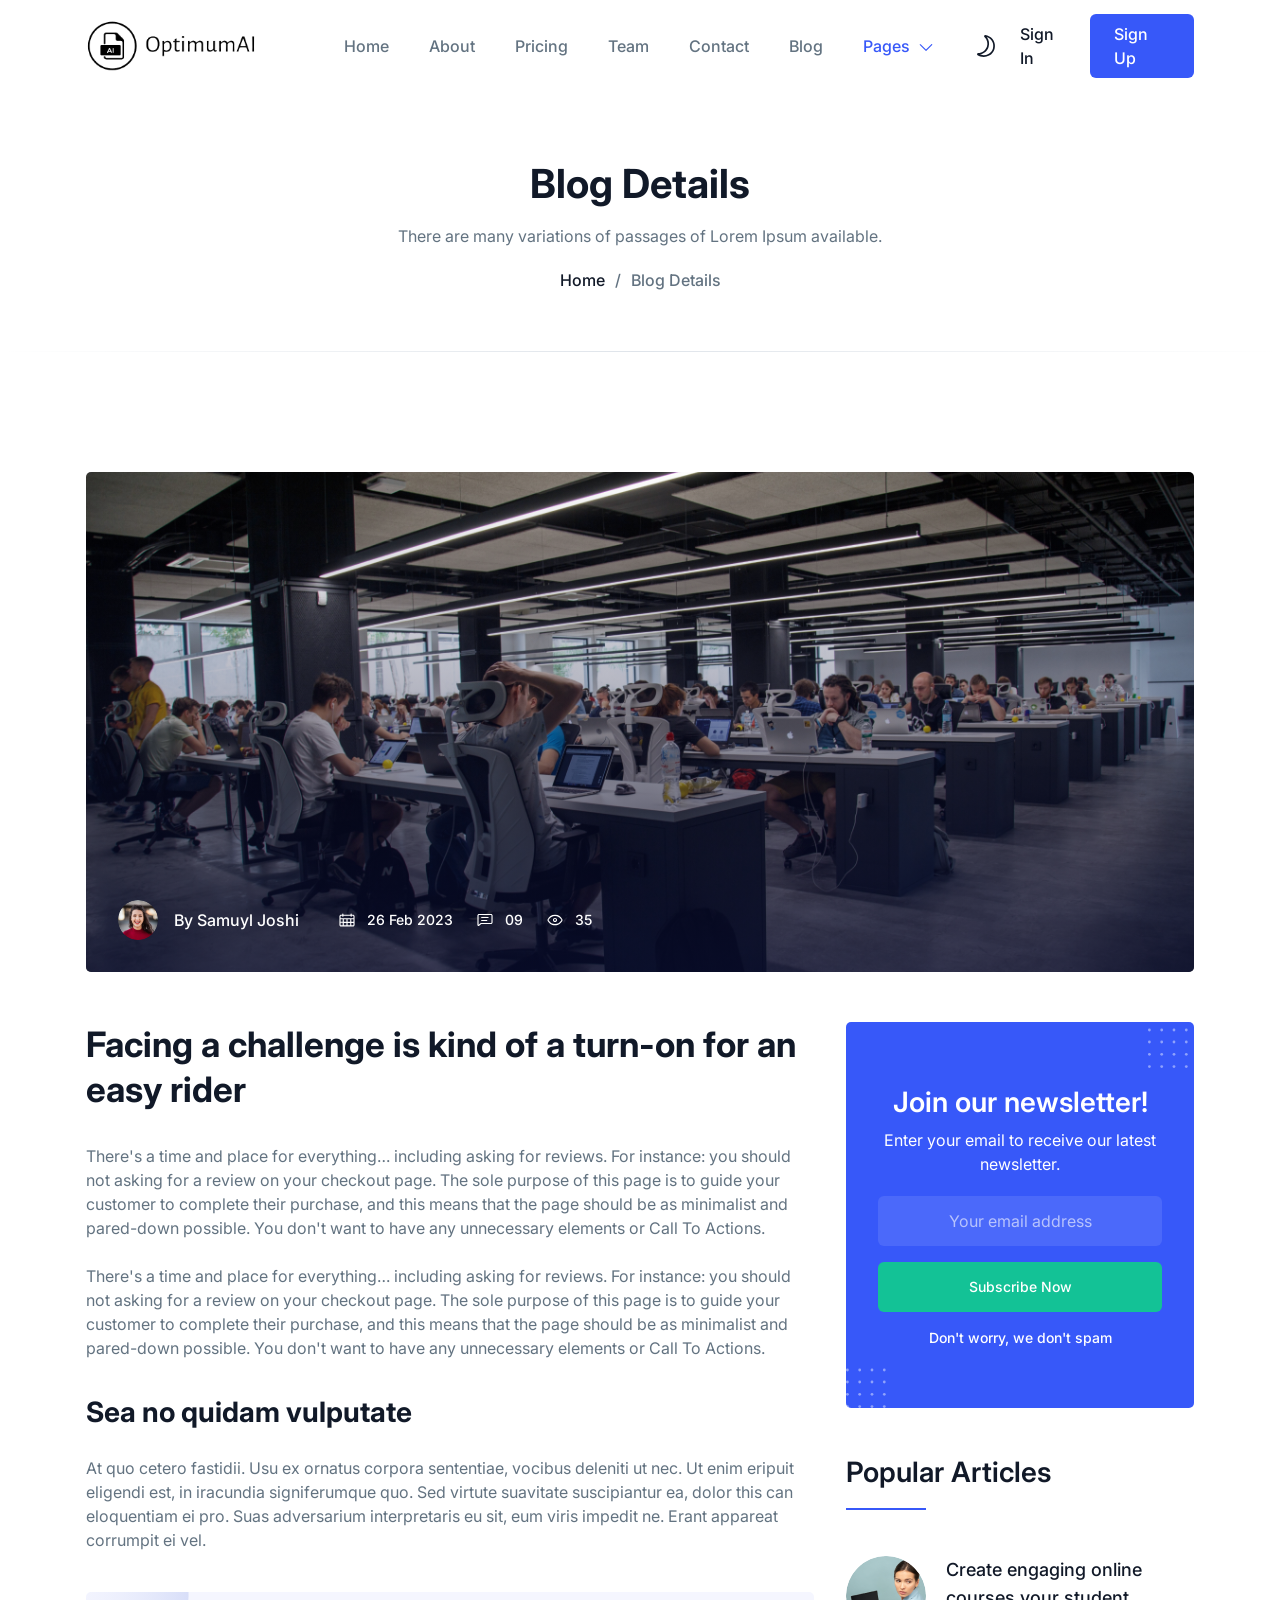
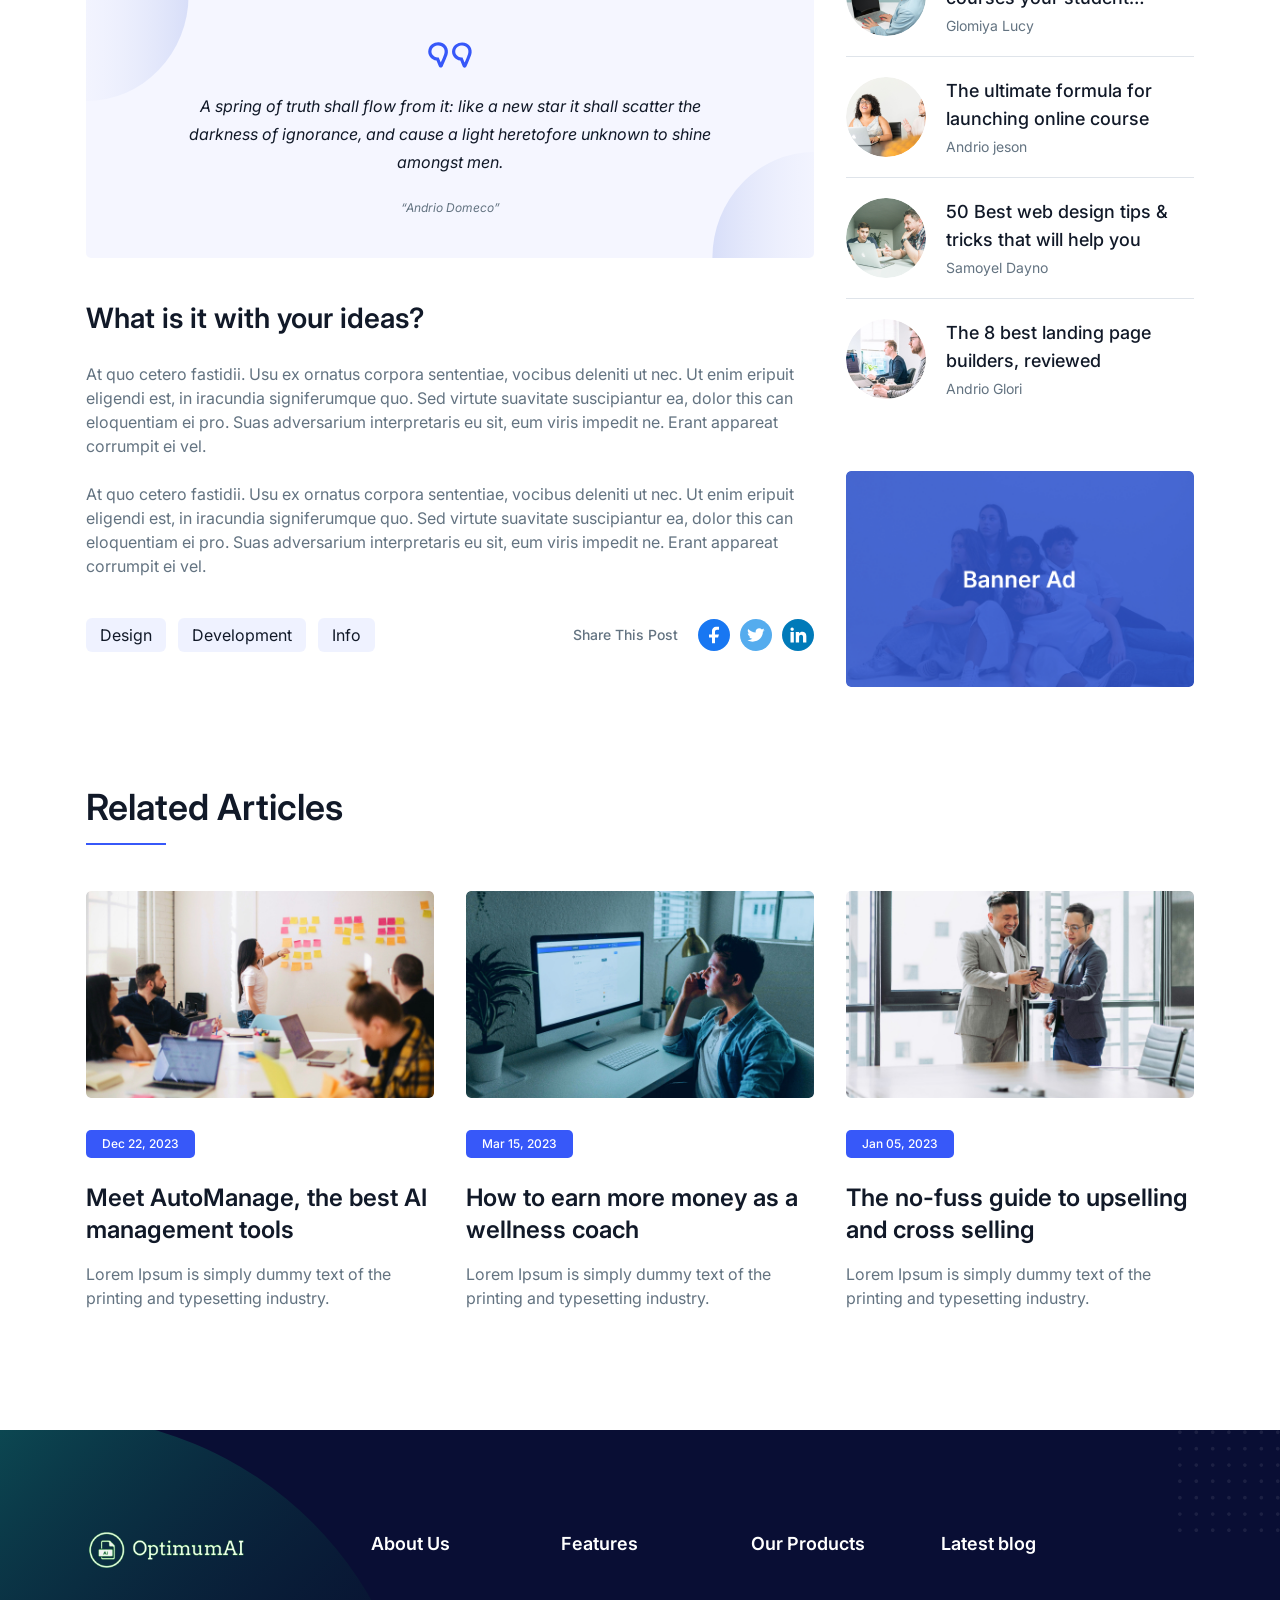
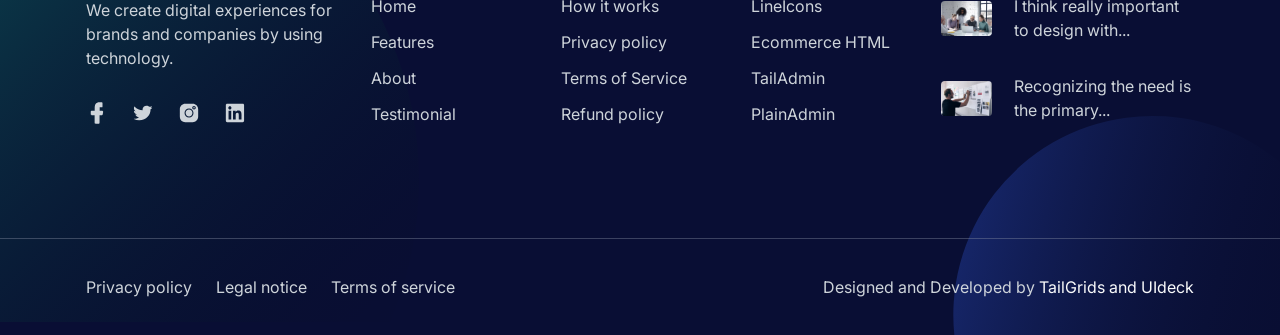
<file: blog-details.html>
<!DOCTYPE html>
<html lang="en">
  <head>
    <meta charset="UTF-8" />
    <meta http-equiv="X-UA-Compatible" content="IE=edge" />
    <meta name="viewport" content="width=device-width, initial-scale=1.0" />
    <title>Blog Details | Play Tailwind</title>
    <link
      rel="shortcut icon"
      href="assets/images/logo/favicon.png"
      type="image/x-icon"
    />
    <link rel="stylesheet" href="assets/css/animate.css" />
    <link rel="stylesheet" href="assets/css/tailwind.css" />

    <!-- ==== WOW JS ==== -->
    <script src="assets/js/wow.min.js"></script>
    <script>
      new WOW().init();
    </script>
  </head>

  <body>
    <!-- ====== Navbar Section Start -->
    <div
      class="absolute top-0 left-0 z-40 flex items-center w-full bg-transparent ud-header"
    >
      <div class="container">
        <div class="relative flex items-center justify-between -mx-4">
          <div class="max-w-full px-4 w-60">
            <a href="index.html" class="block w-full py-5 navbar-logo">
              <img
                src="assets/images/logo/dark-logo.png"
                alt="logo"
                class="w-full dark:hidden"
              />
              <img
                src="assets/images/logo/logo-white.png"
                alt="logo"
                class="hidden w-full dark:block"
              />
            </a>
          </div>
          <div class="flex items-center justify-between w-full px-4">
            <div>
              <button
                id="navbarToggler"
                class="absolute right-4 top-1/2 block -translate-y-1/2 rounded-lg px-3 py-[6px] ring-primary focus:ring-2 lg:hidden"
              >
                <span
                  class="relative my-[6px] block h-[2px] w-[30px] bg-dark dark:bg-white"
                ></span>
                <span
                  class="relative my-[6px] block h-[2px] w-[30px] bg-dark dark:bg-white"
                ></span>
                <span
                  class="relative my-[6px] block h-[2px] w-[30px] bg-dark dark:bg-white"
                ></span>
              </button>
              <nav
                id="navbarCollapse"
                class="absolute right-4 top-full hidden w-full max-w-[250px] rounded-lg bg-white py-5 shadow-lg dark:bg-dark-2 lg:static lg:block lg:w-full lg:max-w-full lg:bg-transparent lg:px-4 lg:py-0 lg:shadow-none dark:lg:bg-transparent xl:px-6"
              >
                <ul class="blcok lg:flex 2xl:ml-20">
                  <li class="relative group">
                    <a
                      href="#home"
                      class="flex py-2 mx-8 text-base font-medium ud-menu-scroll text-dark group-hover:text-primary dark:text-white lg:mr-0 lg:inline-flex lg:px-0 lg:py-6 lg:text-body-color dark:lg:text-dark-6"
                    >
                      Home
                    </a>
                  </li>
                  <li class="relative group">
                    <a
                      href="/#about"
                      class="flex py-2 mx-8 text-base font-medium ud-menu-scroll text-dark group-hover:text-primary dark:text-white lg:ml-7 lg:mr-0 lg:inline-flex lg:px-0 lg:py-6 lg:text-body-color dark:lg:text-dark-6 xl:ml-10"
                    >
                      About
                    </a>
                  </li>
                  <li class="relative group">
                    <a
                      href="/#pricing"
                      class="flex py-2 mx-8 text-base font-medium ud-menu-scroll text-dark group-hover:text-primary dark:text-white lg:ml-7 lg:mr-0 lg:inline-flex lg:px-0 lg:py-6 lg:text-body-color dark:lg:text-dark-6 xl:ml-10"
                    >
                      Pricing
                    </a>
                  </li>
                  <li class="relative group">
                    <a
                      href="/#team"
                      class="flex py-2 mx-8 text-base font-medium ud-menu-scroll text-dark group-hover:text-primary dark:text-white lg:ml-7 lg:mr-0 lg:inline-flex lg:px-0 lg:py-6 lg:text-body-color dark:lg:text-dark-6 xl:ml-10"
                    >
                      Team
                    </a>
                  </li>
                  <li class="relative group">
                    <a
                      href="/#contact"
                      class="flex py-2 mx-8 text-base font-medium ud-menu-scroll text-dark group-hover:text-primary dark:text-white lg:ml-7 lg:mr-0 lg:inline-flex lg:px-0 lg:py-6 lg:text-body-color dark:lg:text-dark-6 xl:ml-10"
                    >
                      Contact
                    </a>
                  </li>
                  <li class="relative group">
                    <a
                      href="blog-grids.html"
                      class="flex py-2 mx-8 text-base font-medium ud-menu-scroll text-dark group-hover:text-primary dark:text-white lg:ml-7 lg:mr-0 lg:inline-flex lg:px-0 lg:py-6 lg:text-body-color dark:lg:text-dark-6 xl:ml-10"
                    >
                      Blog
                    </a>
                  </li>
                  <li class="relative submenu-item group">
                    <a
                      href="javascript:void(0)"
                      class="relative flex items-center justify-between py-2 mx-8 text-base font-medium text-primary group-hover:text-primary lg:ml-8 lg:mr-0 lg:inline-flex lg:py-6 lg:pl-0 lg:pr-4 xl:ml-10"
                    >
                      Pages

                      <svg
                        class="ml-2 fill-current"
                        width="16"
                        height="20"
                        viewBox="0 0 16 20"
                        fill="none"
                        xmlns="http://www.w3.org/2000/svg"
                      >
                        <path
                          d="M7.99999 14.9C7.84999 14.9 7.72499 14.85 7.59999 14.75L1.84999 9.10005C1.62499 8.87505 1.62499 8.52505 1.84999 8.30005C2.07499 8.07505 2.42499 8.07505 2.64999 8.30005L7.99999 13.525L13.35 8.25005C13.575 8.02505 13.925 8.02505 14.15 8.25005C14.375 8.47505 14.375 8.82505 14.15 9.05005L8.39999 14.7C8.27499 14.825 8.14999 14.9 7.99999 14.9Z"
                        />
                      </svg>
                    </a>
                    <div
                      class="submenu relative left-0 top-full hidden w-[250px] rounded-sm bg-white p-4 transition-[top] duration-300 group-hover:opacity-100 dark:bg-dark-2 lg:invisible lg:absolute lg:top-[110%] lg:block lg:opacity-0 lg:shadow-lg lg:group-hover:visible lg:group-hover:top-full"
                    >
                      <a
                        href="about.html"
                        class="block rounded px-4 py-[10px] text-sm text-body-color hover:text-primary dark:text-dark-6 dark:hover:text-primary"
                      >
                        About Page
                      </a>
                      <a
                        href="pricing.html"
                        class="block rounded px-4 py-[10px] text-sm text-body-color hover:text-primary dark:text-dark-6 dark:hover:text-primary"
                      >
                        Pricing Page
                      </a>
                      <a
                        href="contact.html"
                        class="block rounded px-4 py-[10px] text-sm text-body-color hover:text-primary dark:text-dark-6 dark:hover:text-primary"
                      >
                        Contact Page
                      </a>
                      <a
                        href="blog-grids.html"
                        class="block rounded px-4 py-[10px] text-sm text-body-color hover:text-primary dark:text-dark-6 dark:hover:text-primary"
                      >
                        Blog Grid Page
                      </a>
                      <a
                        href="blog-details.html"
                        class="block rounded px-4 py-[10px] text-sm text-primary hover:text-primary dark:hover:text-primary"
                      >
                        Blog Details Page
                      </a>
                      <a
                        href="signup.html"
                        class="block rounded px-4 py-[10px] text-sm text-body-color hover:text-primary dark:text-dark-6 dark:hover:text-primary"
                      >
                        Sign Up Page
                      </a>
                      <a
                        href="signin.html"
                        class="block rounded px-4 py-[10px] text-sm text-body-color hover:text-primary dark:text-dark-6 dark:hover:text-primary"
                      >
                        Sign In Page
                      </a>
                      <a
                        href="404.html"
                        class="block rounded px-4 py-[10px] text-sm text-body-color hover:text-primary dark:text-dark-6 dark:hover:text-primary"
                      >
                        404 Page
                      </a>
                    </div>
                  </li>
                </ul>
              </nav>
            </div>
            <div class="flex items-center justify-end pr-16 lg:pr-0">
              <label
                for="themeSwitcher"
                class="inline-flex items-center cursor-pointer"
                aria-label="themeSwitcher"
                name="themeSwitcher"
              >
                <input
                  type="checkbox"
                  name="themeSwitcher"
                  id="themeSwitcher"
                  class="sr-only"
                />
                <span class="block text-dark dark:hidden dark:text-white">
                  <svg
                    class="fill-current"
                    width="24"
                    height="24"
                    viewBox="0 0 24 24"
                    fill="none"
                    xmlns="http://www.w3.org/2000/svg"
                  >
                    <path
                      d="M13.3125 1.50001C12.675 1.31251 12.0375 1.16251 11.3625 1.05001C10.875 0.975006 10.35 1.23751 10.1625 1.68751C9.93751 2.13751 10.05 2.70001 10.425 3.00001C13.0875 5.47501 14.0625 9.11251 12.975 12.525C11.775 16.3125 8.25001 18.975 4.16251 19.0875C3.63751 19.0875 3.22501 19.425 3.07501 19.9125C2.92501 20.4 3.15001 20.925 3.56251 21.1875C4.50001 21.75 5.43751 22.2 6.37501 22.5C7.46251 22.8375 8.58751 22.9875 9.71251 22.9875C11.625 22.9875 13.5 22.5 15.1875 21.5625C17.85 20.1 19.725 17.7375 20.55 14.8875C22.1625 9.26251 18.975 3.37501 13.3125 1.50001ZM18.9375 14.4C18.2625 16.8375 16.6125 18.825 14.4 20.0625C12.075 21.3375 9.41251 21.6 6.90001 20.85C6.63751 20.775 6.33751 20.6625 6.07501 20.55C10.05 19.7625 13.35 16.9125 14.5875 13.0125C15.675 9.56251 15 5.92501 12.7875 3.07501C17.5875 4.68751 20.2875 9.67501 18.9375 14.4Z"
                    />
                  </svg>
                </span>
                <span class="hidden text-dark dark:block dark:text-white">
                  <svg
                    class="fill-current"
                    width="24"
                    height="24"
                    viewBox="0 0 24 24"
                    fill="none"
                    xmlns="http://www.w3.org/2000/svg"
                  >
                    <g clip-path="url(#clip0_2172_3070)">
                      <path
                        d="M12 6.89999C9.18752 6.89999 6.90002 9.18749 6.90002 12C6.90002 14.8125 9.18752 17.1 12 17.1C14.8125 17.1 17.1 14.8125 17.1 12C17.1 9.18749 14.8125 6.89999 12 6.89999ZM12 15.4125C10.125 15.4125 8.58752 13.875 8.58752 12C8.58752 10.125 10.125 8.58749 12 8.58749C13.875 8.58749 15.4125 10.125 15.4125 12C15.4125 13.875 13.875 15.4125 12 15.4125Z"
                      />
                      <path
                        d="M12 4.2375C12.45 4.2375 12.8625 3.8625 12.8625 3.375V1.5C12.8625 1.05 12.4875 0.637497 12 0.637497C11.55 0.637497 11.1375 1.0125 11.1375 1.5V3.4125C11.175 3.8625 11.55 4.2375 12 4.2375Z"
                      />
                      <path
                        d="M12 19.7625C11.55 19.7625 11.1375 20.1375 11.1375 20.625V22.5C11.1375 22.95 11.5125 23.3625 12 23.3625C12.45 23.3625 12.8625 22.9875 12.8625 22.5V20.5875C12.8625 20.1375 12.45 19.7625 12 19.7625Z"
                      />
                      <path
                        d="M18.1125 6.74999C18.3375 6.74999 18.5625 6.67499 18.7125 6.48749L19.9125 5.28749C20.25 4.94999 20.25 4.42499 19.9125 4.08749C19.575 3.74999 19.05 3.74999 18.7125 4.08749L17.5125 5.28749C17.175 5.62499 17.175 6.14999 17.5125 6.48749C17.6625 6.67499 17.8875 6.74999 18.1125 6.74999Z"
                      />
                      <path
                        d="M5.32501 17.5125L4.12501 18.675C3.78751 19.0125 3.78751 19.5375 4.12501 19.875C4.27501 20.025 4.50001 20.1375 4.72501 20.1375C4.95001 20.1375 5.17501 20.0625 5.32501 19.875L6.52501 18.675C6.86251 18.3375 6.86251 17.8125 6.52501 17.475C6.18751 17.175 5.62501 17.175 5.32501 17.5125Z"
                      />
                      <path
                        d="M22.5 11.175H20.5875C20.1375 11.175 19.725 11.55 19.725 12.0375C19.725 12.4875 20.1 12.9 20.5875 12.9H22.5C22.95 12.9 23.3625 12.525 23.3625 12.0375C23.3625 11.55 22.95 11.175 22.5 11.175Z"
                      />
                      <path
                        d="M4.23751 12C4.23751 11.55 3.86251 11.1375 3.37501 11.1375H1.50001C1.05001 11.1375 0.637512 11.5125 0.637512 12C0.637512 12.45 1.01251 12.8625 1.50001 12.8625H3.41251C3.86251 12.8625 4.23751 12.45 4.23751 12Z"
                      />
                      <path
                        d="M18.675 17.5125C18.3375 17.175 17.8125 17.175 17.475 17.5125C17.1375 17.85 17.1375 18.375 17.475 18.7125L18.675 19.9125C18.825 20.0625 19.05 20.175 19.275 20.175C19.5 20.175 19.725 20.1 19.875 19.9125C20.2125 19.575 20.2125 19.05 19.875 18.7125L18.675 17.5125Z"
                      />
                      <path
                        d="M5.32501 4.125C4.98751 3.7875 4.46251 3.7875 4.12501 4.125C3.78751 4.4625 3.78751 4.9875 4.12501 5.325L5.32501 6.525C5.47501 6.675 5.70001 6.7875 5.92501 6.7875C6.15001 6.7875 6.37501 6.7125 6.52501 6.525C6.86251 6.1875 6.86251 5.6625 6.52501 5.325L5.32501 4.125Z"
                      />
                    </g>
                    <defs>
                      <clipPath id="clip0_2172_3070">
                        <rect width="24" height="24" fill="white" />
                      </clipPath>
                    </defs>
                  </svg>
                </span>
              </label>
              <div class="hidden sm:flex">
                <a
                  href="signin.html"
                  class="loginBtn px-[22px] py-2 text-base font-medium text-dark hover:opacity-70 dark:text-white"
                >
                  Sign In
                </a>
                <a
                  href="signup.html"
                  class="px-6 py-2 text-base font-medium text-white duration-300 ease-in-out rounded-md signUpBtn bg-primary hover:bg-blue-dark"
                >
                  Sign Up
                </a>
              </div>
            </div>
          </div>
        </div>
      </div>
    </div>
    <!-- ====== Navbar Section End -->

    <!-- ====== Banner Section Start -->
    <div
      class="relative z-10 overflow-hidden pb-[60px] pt-[120px] dark:bg-dark md:pt-[130px] lg:pt-[160px]"
    >
      <div
        class="absolute bottom-0 left-0 w-full h-px bg-gradient-to-r from-stroke/0 via-stroke to-stroke/0 dark:via-dark-3"
      ></div>
      <div class="container">
        <div class="flex flex-wrap items-center -mx-4">
          <div class="w-full px-4">
            <div class="text-center">
              <h1
                class="mb-4 text-3xl font-bold text-dark dark:text-white sm:text-4xl md:text-[40px] md:leading-[1.2]"
              >
                Blog Details
              </h1>
              <p class="mb-5 text-base text-body-color dark:text-dark-6">
                There are many variations of passages of Lorem Ipsum available.
              </p>

              <ul class="flex items-center justify-center gap-[10px]">
                <li>
                  <a
                    href="index.html"
                    class="flex items-center gap-[10px] text-base font-medium text-dark dark:text-white"
                  >
                    Home
                  </a>
                </li>
                <li>
                  <a
                    href="javascript:void(0)"
                    class="flex items-center gap-[10px] text-base font-medium text-body-color"
                  >
                    <span class="text-body-color dark:text-dark-6"> / </span>
                    Blog Details
                  </a>
                </li>
              </ul>
            </div>
          </div>
        </div>
      </div>
    </div>
    <!-- ====== Banner Section End -->

    <!-- ====== Blog Details Section Start -->
    <section class="pb-10 pt-20 dark:bg-dark lg:pb-20 lg:pt-[120px]">
      <div class="container">
        <div class="flex flex-wrap justify-center -mx-4">
          <div class="w-full px-4">
            <div
              class="wow fadeInUp relative z-20 mb-[50px] h-[300px] overflow-hidden rounded-[5px] md:h-[400px] lg:h-[500px]"
              data-wow-delay=".1s
              "
            >
              <img
                src="assets/images/blog/blog-details-01.jpg"
                alt="image"
                class="object-cover object-center w-full h-full"
              />
              <div
                class="absolute top-0 left-0 z-10 flex items-end w-full h-full bg-gradient-to-t from-dark-700 to-transparent"
              >
                <div class="flex flex-wrap items-center p-4 pb-4 sm:px-8">
                  <div class="flex items-center mb-4 mr-5 md:mr-10">
                    <div class="w-10 h-10 mr-4 overflow-hidden rounded-full">
                      <img
                        src="assets/images/blog/author-01.png"
                        alt="image"
                        class="w-full"
                      />
                    </div>
                    <p class="text-base font-medium text-white">
                      By
                      <a
                        href="javascript:void(0)"
                        class="text-white hover:opacity-70"
                      >
                        Samuyl Joshi
                      </a>
                    </p>
                  </div>
                  <div class="flex items-center mb-4">
                    <p
                      class="flex items-center mr-5 text-sm font-medium text-white md:mr-6"
                    >
                      <span class="mr-3">
                        <svg
                          width="16"
                          height="16"
                          viewBox="0 0 16 16"
                          fill="none"
                          xmlns="http://www.w3.org/2000/svg"
                          class="fill-current"
                        >
                          <path
                            d="M13.9998 2.6499H12.6998V2.0999C12.6998 1.7999 12.4498 1.5249 12.1248 1.5249C11.7998 1.5249 11.5498 1.7749 11.5498 2.0999V2.6499H4.4248V2.0999C4.4248 1.7999 4.1748 1.5249 3.8498 1.5249C3.5248 1.5249 3.2748 1.7749 3.2748 2.0999V2.6499H1.9998C1.1498 2.6499 0.424805 3.3499 0.424805 4.2249V12.9249C0.424805 13.7749 1.1248 14.4999 1.9998 14.4999H13.9998C14.8498 14.4999 15.5748 13.7999 15.5748 12.9249V4.1999C15.5748 3.3499 14.8498 2.6499 13.9998 2.6499ZM1.5748 7.2999H3.6998V9.7749H1.5748V7.2999ZM4.8248 7.2999H7.4498V9.7749H4.8248V7.2999ZM7.4498 10.8999V13.3499H4.8248V10.8999H7.4498V10.8999ZM8.5748 10.8999H11.1998V13.3499H8.5748V10.8999ZM8.5748 9.7749V7.2999H11.1998V9.7749H8.5748ZM12.2998 7.2999H14.4248V9.7749H12.2998V7.2999ZM1.9998 3.7749H3.2998V4.2999C3.2998 4.5999 3.5498 4.8749 3.8748 4.8749C4.1998 4.8749 4.4498 4.6249 4.4498 4.2999V3.7749H11.5998V4.2999C11.5998 4.5999 11.8498 4.8749 12.1748 4.8749C12.4998 4.8749 12.7498 4.6249 12.7498 4.2999V3.7749H13.9998C14.2498 3.7749 14.4498 3.9749 14.4498 4.2249V6.1749H1.5748V4.2249C1.5748 3.9749 1.7498 3.7749 1.9998 3.7749ZM1.5748 12.8999V10.8749H3.6998V13.3249H1.9998C1.7498 13.3499 1.5748 13.1499 1.5748 12.8999ZM13.9998 13.3499H12.2998V10.8999H14.4248V12.9249C14.4498 13.1499 14.2498 13.3499 13.9998 13.3499Z"
                          />
                        </svg>
                      </span>
                      26 Feb 2023
                    </p>

                    <p
                      class="flex items-center mr-5 text-sm font-medium text-white md:mr-6"
                    >
                      <span class="mr-3">
                        <svg
                          width="16"
                          height="16"
                          viewBox="0 0 16 16"
                          fill="none"
                          xmlns="http://www.w3.org/2000/svg"
                          class="fill-current"
                        >
                          <path
                            d="M11.1002 4.875H4.6502C4.3502 4.875 4.0752 5.125 4.0752 5.45C4.0752 5.775 4.3252 6.025 4.6502 6.025H11.1252C11.4252 6.025 11.7002 5.775 11.7002 5.45C11.7002 5.125 11.4252 4.875 11.1002 4.875Z"
                          />
                          <path
                            d="M9.8002 7.92505H4.6502C4.3502 7.92505 4.0752 8.17505 4.0752 8.50005C4.0752 8.82505 4.3252 9.07505 4.6502 9.07505H9.8002C10.1002 9.07505 10.3752 8.82505 10.3752 8.50005C10.3752 8.17505 10.1002 7.92505 9.8002 7.92505Z"
                          />
                          <path
                            d="M13.9998 1.9751H1.9998C1.1498 1.9751 0.424805 2.6751 0.424805 3.5501V12.9751C0.424805 13.3751 0.649805 13.7501 1.0248 13.9251C1.1748 14.0001 1.3248 14.0251 1.4748 14.0251C1.7248 14.0251 1.9498 13.9501 2.1498 13.7751L4.2748 12.0251H13.9998C14.8498 12.0251 15.5748 11.3251 15.5748 10.4501V3.5501C15.5748 2.6751 14.8498 1.9751 13.9998 1.9751ZM14.4498 10.4501C14.4498 10.7001 14.2498 10.9001 13.9998 10.9001H4.0748C3.9498 10.9001 3.8248 10.9501 3.7248 11.0251L1.5748 12.8001V3.5501C1.5748 3.3001 1.7748 3.1001 2.0248 3.1001H14.0248C14.2748 3.1001 14.4748 3.3001 14.4748 3.5501V10.4501H14.4498Z"
                          />
                        </svg>
                      </span>
                      09
                    </p>
                    <p class="flex items-center text-sm font-medium text-white">
                      <span class="mr-3">
                        <svg
                          width="16"
                          height="16"
                          viewBox="0 0 16 16"
                          fill="none"
                          xmlns="http://www.w3.org/2000/svg"
                          class="fill-current"
                        >
                          <path
                            d="M7.9998 5.92505C6.8498 5.92505 5.9248 6.85005 5.9248 8.00005C5.9248 9.15005 6.8498 10.075 7.9998 10.075C9.1498 10.075 10.0748 9.15005 10.0748 8.00005C10.0748 6.85005 9.1498 5.92505 7.9998 5.92505ZM7.9998 8.95005C7.4748 8.95005 7.0498 8.52505 7.0498 8.00005C7.0498 7.47505 7.4748 7.05005 7.9998 7.05005C8.5248 7.05005 8.9498 7.47505 8.9498 8.00005C8.9498 8.52505 8.5248 8.95005 7.9998 8.95005Z"
                          />
                          <path
                            d="M15.3 7.1251C13.875 5.0001 11.9 2.8501 8 2.8501C4.1 2.8501 2.125 5.0001 0.7 7.1251C0.35 7.6501 0.35 8.3501 0.7 8.8751C2.125 10.9751 4.1 13.1501 8 13.1501C11.9 13.1501 13.875 10.9751 15.3 8.8751C15.65 8.3251 15.65 7.6501 15.3 7.1251ZM14.375 8.2501C12.55 10.9251 10.725 12.0251 8 12.0251C5.275 12.0251 3.45 10.9251 1.625 8.2501C1.525 8.1001 1.525 7.9001 1.625 7.7501C3.45 5.0751 5.275 3.9751 8 3.9751C10.725 3.9751 12.55 5.0751 14.375 7.7501C14.45 7.9001 14.45 8.1001 14.375 8.2501Z"
                          />
                        </svg>
                      </span>
                      35
                    </p>
                  </div>
                </div>
              </div>
            </div>
            <div class="flex flex-wrap -mx-4">
              <div class="w-full px-4 lg:w-8/12">
                <div>
                  <h2
                    class="wow fadeInUp mb-8 text-2xl font-bold text-dark dark:text-white sm:text-3xl md:text-[35px] md:leading-[1.28]"
                    data-wow-delay=".1s
                    "
                  >
                    Facing a challenge is kind of a turn-on for an easy rider
                  </h2>
                  <p
                    class="mb-6 text-base wow fadeInUp text-body-color dark:text-dark-6"
                    data-wow-delay=".1s"
                  >
                    There's a time and place for everything… including asking
                    for reviews. For instance: you should not asking for a
                    review on your checkout page. The sole purpose of this page
                    is to guide your customer to complete their purchase, and
                    this means that the page should be as minimalist and
                    pared-down possible. You don't want to have any unnecessary
                    elements or Call To Actions.
                  </p>
                  <p
                    class="mb-8 text-base wow fadeInUp text-body-color dark:text-dark-6"
                    data-wow-delay=".1s"
                  >
                    There's a time and place for everything… including asking
                    for reviews. For instance: you should not asking for a
                    review on your checkout page. The sole purpose of this page
                    is to guide your customer to complete their purchase, and
                    this means that the page should be as minimalist and
                    pared-down possible. You don't want to have any unnecessary
                    elements or Call To Actions.
                  </p>
                  <h3
                    class="wow fadeInUp mb-6 text-2xl font-bold text-dark dark:text-white sm:text-[28px] sm:leading-[40px]"
                    data-wow-delay=".1s"
                  >
                    Sea no quidam vulputate
                  </h3>
                  <p
                    class="mb-10 text-base wow fadeInUp text-body-color dark:text-dark-6"
                    data-wow-delay=".1s"
                  >
                    At quo cetero fastidii. Usu ex ornatus corpora sententiae,
                    vocibus deleniti ut nec. Ut enim eripuit eligendi est, in
                    iracundia signiferumque quo. Sed virtute suavitate
                    suscipiantur ea, dolor this can eloquentiam ei pro. Suas
                    adversarium interpretaris eu sit, eum viris impedit ne.
                    Erant appareat corrumpit ei vel.
                  </p>
                  <div
                    class="wow fadeInUp relative z-10 mb-10 overflow-hidden rounded-[5px] bg-primary/5 px-6 py-8 text-center sm:p-10 md:px-[60px]"
                    data-wow-delay=".1s
                    "
                  >
                    <div class="mx-auto max-w-[530px]">
                      <span class="mb-[14px] flex justify-center text-primary">
                        <svg
                          width="46"
                          height="46"
                          viewBox="0 0 46 46"
                          fill="none"
                          xmlns="http://www.w3.org/2000/svg"
                          class="fill-current"
                        >
                          <path
                            d="M13.7995 35.5781C12.937 35.5781 12.1464 35.075 11.8589 34.2844L9.48702 28.5344C6.82765 28.1031 4.45577 26.7375 2.9464 24.6531C1.36515 22.5687 0.862021 19.9812 1.5089 17.4656C2.51515 13.3687 6.75577 10.2781 11.4276 10.35C14.7339 10.4219 17.4651 11.7875 19.262 14.2312C20.987 16.675 21.4183 19.9812 20.412 23C19.4776 25.7312 18.2558 28.4625 17.1058 31.1219C16.6745 32.2 16.1714 33.2781 15.7401 34.2844C15.4526 35.075 14.662 35.5781 13.7995 35.5781ZM11.2839 13.5844C8.1214 13.5844 5.2464 15.5969 4.59952 18.2562C4.24015 19.8375 4.52765 21.4187 5.5339 22.7125C6.6839 24.2937 8.62452 25.3 10.7089 25.4437L11.7151 25.5156L13.7995 30.5469C13.8714 30.3312 14.0151 30.0437 14.087 29.8281C15.237 27.2406 16.387 24.5812 17.2495 21.9219C17.9683 19.9094 17.6808 17.6812 16.5308 16.1C15.3808 14.5187 13.5839 13.6562 11.3558 13.5844C11.3558 13.5844 11.3558 13.5844 11.2839 13.5844Z"
                          />
                          <path
                            d="M37.5905 35.65C36.728 35.65 35.9374 35.1469 35.6499 34.3563L33.278 28.6063C30.6187 28.175 28.2468 26.8094 26.7374 24.725C25.1562 22.6406 24.653 20.0531 25.2999 17.5375C26.3062 13.4406 30.5468 10.35 35.2187 10.4219C38.5249 10.4938 41.2562 11.8594 42.9812 14.3031C44.7062 16.7469 45.1374 20.0531 44.1312 23.0719C43.1968 25.8031 41.9749 28.5344 40.8249 31.1938C40.3937 32.2719 39.8905 33.35 39.4593 34.3563C39.2437 35.1469 38.453 35.65 37.5905 35.65ZM35.0749 13.5844C31.9124 13.5844 29.0374 15.5969 28.3905 18.2563C28.0312 19.8375 28.3187 21.4188 29.3249 22.7844C30.4749 24.3656 32.4155 25.3719 34.4999 25.5156L35.5062 25.5875L37.5905 30.6188C37.6624 30.4031 37.8062 30.1156 37.878 29.9C39.028 27.3125 40.178 24.6531 41.0405 21.9938C41.7593 19.9813 41.4718 17.7531 40.3218 16.1C39.1718 14.5188 37.3749 13.6563 35.1468 13.5844C35.1468 13.5844 35.1468 13.5844 35.0749 13.5844Z"
                          />
                        </svg>
                      </span>
                      <p
                        class="mb-[18px] text-base italic leading-[28px] text-dark dark:text-white"
                      >
                        A spring of truth shall flow from it: like a new star it
                        shall scatter the darkness of ignorance, and cause a
                        light heretofore unknown to shine amongst men.
                      </p>
                      <span
                        class="text-xs italic text-body-color dark:text-dark-6"
                      >
                        “Andrio Domeco”
                      </span>
                    </div>
                    <div>
                      <span class="absolute top-0 left-0">
                        <svg
                          width="103"
                          height="109"
                          viewBox="0 0 103 109"
                          fill="none"
                          xmlns="http://www.w3.org/2000/svg"
                        >
                          <ellipse
                            cx="0.483916"
                            cy="3.5"
                            rx="102.075"
                            ry="105.5"
                            transform="rotate(180 0.483916 3.5)"
                            fill="url(#paint0_linear_2014_9016)"
                          />
                          <defs>
                            <linearGradient
                              id="paint0_linear_2014_9016"
                              x1="-101.591"
                              y1="-50.4346"
                              x2="49.1618"
                              y2="-49.6518"
                              gradientUnits="userSpaceOnUse"
                            >
                              <stop stop-color="#3056D3" stop-opacity="0.15" />
                              <stop
                                offset="1"
                                stop-color="white"
                                stop-opacity="0"
                              />
                            </linearGradient>
                          </defs>
                        </svg>
                      </span>
                      <span class="absolute bottom-0 right-0">
                        <svg
                          width="102"
                          height="106"
                          viewBox="0 0 102 106"
                          fill="none"
                          xmlns="http://www.w3.org/2000/svg"
                        >
                          <ellipse
                            cx="102.484"
                            cy="105.5"
                            rx="102.075"
                            ry="105.5"
                            fill="url(#paint0_linear_2014_9017)"
                          />
                          <defs>
                            <linearGradient
                              id="paint0_linear_2014_9017"
                              x1="0.409163"
                              y1="51.5654"
                              x2="151.162"
                              y2="52.3482"
                              gradientUnits="userSpaceOnUse"
                            >
                              <stop stop-color="#3056D3" stop-opacity="0.15" />
                              <stop
                                offset="1"
                                stop-color="white"
                                stop-opacity="0"
                              />
                            </linearGradient>
                          </defs>
                        </svg>
                      </span>
                    </div>
                  </div>

                  <h3
                    class="wow fadeInUp mb-6 text-2xl font-semibold text-dark dark:text-white sm:text-[28px] sm:leading-[40px]"
                    data-wow-delay=".1s"
                  >
                    What is it with your ideas?
                  </h3>

                  <p
                    class="mb-6 text-base wow fadeInUp text-body-color dark:text-dark-6"
                    data-wow-delay=".1s"
                  >
                    At quo cetero fastidii. Usu ex ornatus corpora sententiae,
                    vocibus deleniti ut nec. Ut enim eripuit eligendi est, in
                    iracundia signiferumque quo. Sed virtute suavitate
                    suscipiantur ea, dolor this can eloquentiam ei pro. Suas
                    adversarium interpretaris eu sit, eum viris impedit ne.
                    Erant appareat corrumpit ei vel.
                  </p>
                  <p
                    class="mb-10 text-base wow fadeInUp text-body-color dark:text-dark-6"
                    data-wow-delay=".1s"
                  >
                    At quo cetero fastidii. Usu ex ornatus corpora sententiae,
                    vocibus deleniti ut nec. Ut enim eripuit eligendi est, in
                    iracundia signiferumque quo. Sed virtute suavitate
                    suscipiantur ea, dolor this can eloquentiam ei pro. Suas
                    adversarium interpretaris eu sit, eum viris impedit ne.
                    Erant appareat corrumpit ei vel.
                  </p>

                  <div class="flex flex-wrap items-center mb-12 -mx-4">
                    <div class="w-full px-4 md:w-1/2">
                      <div
                        class="flex flex-wrap items-center gap-3 mb-8 wow fadeInUp md:mb-0"
                        data-wow-delay=".1s"
                      >
                        <a
                          href="javascript:void(0)"
                          class="block rounded-md bg-primary/[0.08] px-[14px] py-[5px] text-base text-dark hover:bg-primary hover:text-white dark:text-white"
                        >
                          Design
                        </a>
                        <a
                          href="javascript:void(0)"
                          class="block rounded-md bg-primary/[0.08] px-[14px] py-[5px] text-base text-dark hover:bg-primary hover:text-white dark:text-white"
                        >
                          Development
                        </a>
                        <a
                          href="javascript:void(0)"
                          class="block rounded-md bg-primary/[0.08] px-[14px] py-[5px] text-base text-dark hover:bg-primary hover:text-white dark:text-white"
                        >
                          Info
                        </a>
                      </div>
                    </div>
                    <div class="w-full px-4 md:w-1/2">
                      <div
                        class="flex items-center wow fadeInUp md:justify-end"
                        data-wow-delay=".1s"
                      >
                        <span
                          class="mr-5 text-sm font-medium text-body-color dark:text-dark-6"
                        >
                          Share This Post
                        </span>
                        <div class="flex items-center gap-[10px]">
                          <a href="javascript:void(0)">
                            <svg
                              width="32"
                              height="32"
                              viewBox="0 0 32 32"
                              fill="none"
                              xmlns="http://www.w3.org/2000/svg"
                            >
                              <path
                                d="M16 32C24.8366 32 32 24.8366 32 16C32 7.16344 24.8366 0 16 0C7.16344 0 0 7.16344 0 16C0 24.8366 7.16344 32 16 32Z"
                                fill="#1877F2"
                              />
                              <path
                                d="M17 15.5399V12.7518C17 11.6726 17.8954 10.7976 19 10.7976H21V7.86631L18.285 7.67682C15.9695 7.51522 14 9.30709 14 11.5753V15.5399H11V18.4712H14V24.3334H17V18.4712H20L21 15.5399H17Z"
                                fill="white"
                              />
                            </svg>
                          </a>
                          <a href="javascript:void(0)">
                            <svg
                              width="32"
                              height="32"
                              viewBox="0 0 32 32"
                              fill="none"
                              xmlns="http://www.w3.org/2000/svg"
                            >
                              <path
                                d="M16 32C24.8366 32 32 24.8366 32 16C32 7.16344 24.8366 0 16 0C7.16344 0 0 7.16344 0 16C0 24.8366 7.16344 32 16 32Z"
                                fill="#55ACEE"
                              />
                              <path
                                d="M24.2945 11.375C24.4059 11.2451 24.2607 11.0755 24.0958 11.1362C23.728 11.2719 23.3918 11.3614 22.8947 11.4166C23.5062 11.0761 23.7906 10.5895 24.0219 9.99339C24.0777 9.84961 23.9094 9.71915 23.7645 9.78783C23.1759 10.0669 22.5408 10.274 21.873 10.3963C21.2129 9.7421 20.272 9.33331 19.2312 9.33331C17.2325 9.33331 15.6117 10.8406 15.6117 12.6993C15.6117 12.9632 15.6441 13.2202 15.7051 13.4663C12.832 13.3324 10.2702 12.1034 8.49031 10.2188C8.36832 10.0897 8.14696 10.1068 8.071 10.2643C7.86837 10.6846 7.7554 11.1509 7.7554 11.6418C7.7554 12.8093 8.39417 13.8395 9.36518 14.4431C8.92981 14.4301 8.51344 14.3452 8.12974 14.2013C7.94292 14.1312 7.72877 14.2543 7.75387 14.4427C7.94657 15.8893 9.11775 17.0827 10.6295 17.3647C10.3259 17.442 10.0061 17.483 9.67537 17.483C9.59517 17.483 9.51567 17.4805 9.43688 17.4756C9.23641 17.4632 9.07347 17.6426 9.15942 17.8141C9.72652 18.946 10.951 19.7361 12.376 19.7607C11.1374 20.6637 9.57687 21.2017 7.88109 21.2017C7.672 21.2017 7.5823 21.4706 7.7678 21.5617C9.20049 22.266 10.832 22.6666 12.5656 22.6666C19.2231 22.6666 22.8631 17.5377 22.8631 13.0896C22.8631 12.944 22.8594 12.7984 22.8528 12.6542C23.3932 12.2911 23.8789 11.8595 24.2945 11.375Z"
                                fill="white"
                              />
                            </svg>
                          </a>
                          <a href="javascript:void(0)">
                            <svg
                              width="32"
                              height="32"
                              viewBox="0 0 32 32"
                              fill="none"
                              xmlns="http://www.w3.org/2000/svg"
                            >
                              <path
                                d="M16 32C24.8366 32 32 24.8366 32 16C32 7.16344 24.8366 0 16 0C7.16344 0 0 7.16344 0 16C0 24.8366 7.16344 32 16 32Z"
                                fill="#007AB9"
                              />
                              <path
                                d="M11.7836 10.1666C11.7833 10.8452 11.3716 11.4559 10.7426 11.7106C10.1137 11.9654 9.39306 11.8134 8.92059 11.3263C8.44811 10.8392 8.31813 10.1143 8.59192 9.49341C8.86572 8.87251 9.48862 8.4796 10.1669 8.49996C11.0678 8.527 11.784 9.26533 11.7836 10.1666ZM11.8336 13.0666H8.50024V23.4999H11.8336V13.0666ZM17.1003 13.0666H13.7836V23.4999H17.0669V18.0249C17.0669 14.9749 21.0419 14.6916 21.0419 18.0249V23.4999H24.3336V16.8916C24.3336 11.75 18.4503 11.9416 17.0669 14.4666L17.1003 13.0666Z"
                                fill="white"
                              />
                            </svg>
                          </a>
                        </div>
                      </div>
                    </div>
                  </div>
                </div>
              </div>
              <div class="w-full px-4 lg:w-4/12">
                <div>
                  <div
                    class="wow fadeInUp relative mb-12 overflow-hidden rounded-[5px] bg-primary px-11 py-[60px] text-center lg:px-8"
                    data-wow-delay=".1s
                    "
                  >
                    <h3
                      class="mb-[6px] text-[28px] font-semibold leading-[40px] text-white"
                    >
                      Join our newsletter!
                    </h3>
                    <p class="mb-5 text-base text-white">
                      Enter your email to receive our latest newsletter.
                    </p>
                    <form>
                      <input
                        type="email"
                        placeholder="Your email address"
                        class="mb-4 h-[50px] w-full rounded-md border border-transparent bg-white/10 text-center text-base text-white outline-none placeholder:text-white/60 focus:border-white focus-visible:shadow-none"
                      />
                      <input
                        type="submit"
                        value="Subscribe Now"
                        class="mb-4 h-[50px] w-full cursor-pointer rounded-md bg-secondary text-center text-sm font-medium text-white transition duration-300 ease-in-out hover:bg-[#0BB489] hover:bg-opacity-90"
                      />
                    </form>
                    <p class="text-sm font-medium text-white">
                      Don't worry, we don't spam
                    </p>

                    <div>
                      <span class="absolute top-0 right-0">
                        <svg
                          width="46"
                          height="46"
                          viewBox="0 0 46 46"
                          fill="none"
                          xmlns="http://www.w3.org/2000/svg"
                        >
                          <circle
                            cx="1.39737"
                            cy="44.6026"
                            r="1.39737"
                            transform="rotate(-90 1.39737 44.6026)"
                            fill="white"
                            fill-opacity="0.44"
                          />
                          <circle
                            cx="1.39737"
                            cy="7.9913"
                            r="1.39737"
                            transform="rotate(-90 1.39737 7.9913)"
                            fill="white"
                            fill-opacity="0.44"
                          />
                          <circle
                            cx="13.6943"
                            cy="44.6026"
                            r="1.39737"
                            transform="rotate(-90 13.6943 44.6026)"
                            fill="white"
                            fill-opacity="0.44"
                          />
                          <circle
                            cx="13.6943"
                            cy="7.9913"
                            r="1.39737"
                            transform="rotate(-90 13.6943 7.9913)"
                            fill="white"
                            fill-opacity="0.44"
                          />
                          <circle
                            cx="25.9911"
                            cy="44.6026"
                            r="1.39737"
                            transform="rotate(-90 25.9911 44.6026)"
                            fill="white"
                            fill-opacity="0.44"
                          />
                          <circle
                            cx="25.9911"
                            cy="7.9913"
                            r="1.39737"
                            transform="rotate(-90 25.9911 7.9913)"
                            fill="white"
                            fill-opacity="0.44"
                          />
                          <circle
                            cx="38.288"
                            cy="44.6026"
                            r="1.39737"
                            transform="rotate(-90 38.288 44.6026)"
                            fill="white"
                            fill-opacity="0.44"
                          />
                          <circle
                            cx="38.288"
                            cy="7.9913"
                            r="1.39737"
                            transform="rotate(-90 38.288 7.9913)"
                            fill="white"
                            fill-opacity="0.44"
                          />
                          <circle
                            cx="1.39737"
                            cy="32.3058"
                            r="1.39737"
                            transform="rotate(-90 1.39737 32.3058)"
                            fill="white"
                            fill-opacity="0.44"
                          />
                          <circle
                            cx="13.6943"
                            cy="32.3058"
                            r="1.39737"
                            transform="rotate(-90 13.6943 32.3058)"
                            fill="white"
                            fill-opacity="0.44"
                          />
                          <circle
                            cx="25.9911"
                            cy="32.3058"
                            r="1.39737"
                            transform="rotate(-90 25.9911 32.3058)"
                            fill="white"
                            fill-opacity="0.44"
                          />
                          <circle
                            cx="38.288"
                            cy="32.3058"
                            r="1.39737"
                            transform="rotate(-90 38.288 32.3058)"
                            fill="white"
                            fill-opacity="0.44"
                          />
                          <circle
                            cx="1.39737"
                            cy="20.0086"
                            r="1.39737"
                            transform="rotate(-90 1.39737 20.0086)"
                            fill="white"
                            fill-opacity="0.44"
                          />
                          <circle
                            cx="13.6943"
                            cy="20.0086"
                            r="1.39737"
                            transform="rotate(-90 13.6943 20.0086)"
                            fill="white"
                            fill-opacity="0.44"
                          />
                          <circle
                            cx="25.9911"
                            cy="20.0086"
                            r="1.39737"
                            transform="rotate(-90 25.9911 20.0086)"
                            fill="white"
                            fill-opacity="0.44"
                          />
                          <circle
                            cx="38.288"
                            cy="20.0086"
                            r="1.39737"
                            transform="rotate(-90 38.288 20.0086)"
                            fill="white"
                            fill-opacity="0.44"
                          />
                        </svg>
                      </span>
                      <span class="absolute bottom-0 left-0">
                        <svg
                          width="46"
                          height="46"
                          viewBox="0 0 46 46"
                          fill="none"
                          xmlns="http://www.w3.org/2000/svg"
                        >
                          <circle
                            cx="1.39737"
                            cy="44.6026"
                            r="1.39737"
                            transform="rotate(-90 1.39737 44.6026)"
                            fill="white"
                            fill-opacity="0.44"
                          />
                          <circle
                            cx="1.39737"
                            cy="7.9913"
                            r="1.39737"
                            transform="rotate(-90 1.39737 7.9913)"
                            fill="white"
                            fill-opacity="0.44"
                          />
                          <circle
                            cx="13.6943"
                            cy="44.6026"
                            r="1.39737"
                            transform="rotate(-90 13.6943 44.6026)"
                            fill="white"
                            fill-opacity="0.44"
                          />
                          <circle
                            cx="13.6943"
                            cy="7.9913"
                            r="1.39737"
                            transform="rotate(-90 13.6943 7.9913)"
                            fill="white"
                            fill-opacity="0.44"
                          />
                          <circle
                            cx="25.9911"
                            cy="44.6026"
                            r="1.39737"
                            transform="rotate(-90 25.9911 44.6026)"
                            fill="white"
                            fill-opacity="0.44"
                          />
                          <circle
                            cx="25.9911"
                            cy="7.9913"
                            r="1.39737"
                            transform="rotate(-90 25.9911 7.9913)"
                            fill="white"
                            fill-opacity="0.44"
                          />
                          <circle
                            cx="38.288"
                            cy="44.6026"
                            r="1.39737"
                            transform="rotate(-90 38.288 44.6026)"
                            fill="white"
                            fill-opacity="0.44"
                          />
                          <circle
                            cx="38.288"
                            cy="7.9913"
                            r="1.39737"
                            transform="rotate(-90 38.288 7.9913)"
                            fill="white"
                            fill-opacity="0.44"
                          />
                          <circle
                            cx="1.39737"
                            cy="32.3058"
                            r="1.39737"
                            transform="rotate(-90 1.39737 32.3058)"
                            fill="white"
                            fill-opacity="0.44"
                          />
                          <circle
                            cx="13.6943"
                            cy="32.3058"
                            r="1.39737"
                            transform="rotate(-90 13.6943 32.3058)"
                            fill="white"
                            fill-opacity="0.44"
                          />
                          <circle
                            cx="25.9911"
                            cy="32.3058"
                            r="1.39737"
                            transform="rotate(-90 25.9911 32.3058)"
                            fill="white"
                            fill-opacity="0.44"
                          />
                          <circle
                            cx="38.288"
                            cy="32.3058"
                            r="1.39737"
                            transform="rotate(-90 38.288 32.3058)"
                            fill="white"
                            fill-opacity="0.44"
                          />
                          <circle
                            cx="1.39737"
                            cy="20.0086"
                            r="1.39737"
                            transform="rotate(-90 1.39737 20.0086)"
                            fill="white"
                            fill-opacity="0.44"
                          />
                          <circle
                            cx="13.6943"
                            cy="20.0086"
                            r="1.39737"
                            transform="rotate(-90 13.6943 20.0086)"
                            fill="white"
                            fill-opacity="0.44"
                          />
                          <circle
                            cx="25.9911"
                            cy="20.0086"
                            r="1.39737"
                            transform="rotate(-90 25.9911 20.0086)"
                            fill="white"
                            fill-opacity="0.44"
                          />
                          <circle
                            cx="38.288"
                            cy="20.0086"
                            r="1.39737"
                            transform="rotate(-90 38.288 20.0086)"
                            fill="white"
                            fill-opacity="0.44"
                          />
                        </svg>
                      </span>
                    </div>
                  </div>

                  <div class="flex flex-wrap mb-8 -mx-4">
                    <div class="w-full px-4">
                      <h2
                        class="wow fadeInUp relative pb-5 text-2xl font-semibold text-dark dark:text-white sm:text-[28px]"
                        data-wow-delay=".1s
                        "
                      >
                        Popular Articles
                      </h2>
                      <span
                        class="mb-10 inline-block h-[2px] w-20 bg-primary"
                      ></span>
                    </div>

                    <div class="w-full px-4 md:w-1/2 lg:w-full">
                      <div
                        class="flex items-center w-full pb-5 mb-5 border-b wow fadeInUp border-stroke dark:border-dark-3"
                        data-wow-delay=".1s
                        "
                      >
                        <div
                          class="mr-5 h-20 w-full max-w-[80px] overflow-hidden rounded-full"
                        >
                          <img
                            src="assets/images/blog/article-author-01.png"
                            alt="image"
                            class="w-full"
                          />
                        </div>
                        <div class="w-full">
                          <h4>
                            <a
                              href="javascript:void(0)"
                              class="inline-block mb-1 text-lg font-medium leading-snug text-dark hover:text-primary dark:text-dark-6 dark:hover:text-primary lg:text-base xl:text-lg"
                            >
                              Create engaging online courses your student…
                            </a>
                          </h4>
                          <p class="text-sm text-body-color dark:text-dark-6">
                            Glomiya Lucy
                          </p>
                        </div>
                      </div>
                    </div>
                    <div class="w-full px-4 md:w-1/2 lg:w-full">
                      <div
                        class="flex items-center w-full pb-5 mb-5 border-b wow fadeInUp border-stroke dark:border-dark-3"
                        data-wow-delay=".1s
                        "
                      >
                        <div
                          class="mr-5 h-20 w-full max-w-[80px] overflow-hidden rounded-full"
                        >
                          <img
                            src="assets/images/blog/article-author-02.png"
                            alt="image"
                            class="w-full"
                          />
                        </div>
                        <div class="w-full">
                          <h4>
                            <a
                              href="javascript:void(0)"
                              class="inline-block mb-1 text-lg font-medium leading-snug text-dark hover:text-primary dark:text-dark-6 dark:hover:text-primary lg:text-base xl:text-lg"
                            >
                              The ultimate formula for launching online course
                            </a>
                          </h4>
                          <p class="text-sm text-body-color dark:text-dark-6">
                            Andrio jeson
                          </p>
                        </div>
                      </div>
                    </div>
                    <div class="w-full px-4 md:w-1/2 lg:w-full">
                      <div
                        class="flex items-center w-full pb-5 mb-5 border-b wow fadeInUp border-stroke dark:border-dark-3"
                        data-wow-delay=".1s
                        "
                      >
                        <div
                          class="mr-5 h-20 w-full max-w-[80px] overflow-hidden rounded-full"
                        >
                          <img
                            src="assets/images/blog/article-author-03.png"
                            alt="image"
                            class="w-full"
                          />
                        </div>
                        <div class="w-full">
                          <h4>
                            <a
                              href="javascript:void(0)"
                              class="inline-block mb-1 text-lg font-medium leading-snug text-dark hover:text-primary dark:text-dark-6 dark:hover:text-primary lg:text-base xl:text-lg"
                            >
                              50 Best web design tips & tricks that will help
                              you
                            </a>
                          </h4>
                          <p class="text-sm text-body-color dark:text-dark-6">
                            Samoyel Dayno
                          </p>
                        </div>
                      </div>
                    </div>
                    <div class="w-full px-4 md:w-1/2 lg:w-full">
                      <div
                        class="flex items-center w-full pb-5 mb-5 border-0 wow fadeInUp border-stroke dark:border-dark-3 md:border-b lg:border-0"
                        data-wow-delay=".1s
                        "
                      >
                        <div
                          class="mr-5 h-20 w-full max-w-[80px] overflow-hidden rounded-full"
                        >
                          <img
                            src="assets/images/blog/article-author-04.png"
                            alt="image"
                            class="w-full"
                          />
                        </div>
                        <div class="w-full">
                          <h4>
                            <a
                              href="javascript:void(0)"
                              class="inline-block mb-1 text-lg font-medium leading-snug text-dark hover:text-primary dark:text-dark-6 dark:hover:text-primary lg:text-base xl:text-lg"
                            >
                              The 8 best landing page builders, reviewed
                            </a>
                          </h4>
                          <p class="text-sm text-body-color dark:text-dark-6">
                            Andrio Glori
                          </p>
                        </div>
                      </div>
                    </div>
                  </div>

                  <div
                    class="wow fadeInUp mb-12 overflow-hidden rounded-[5px]"
                    data-wow-delay=".1s"
                  >
                    <img
                      src="assets/images/blog/bannder-ad.png"
                      alt="image"
                      class="w-full"
                    />
                  </div>
                </div>
              </div>
            </div>
          </div>
        </div>

        <div class="flex flex-wrap -mx-4">
          <div class="w-full px-4 wow fadeInUp mt-14" data-wow-delay=".2s">
            <h2
              class="relative pb-5 text-2xl font-semibold text-dark dark:text-white sm:text-[36px]"
            >
              Related Articles
            </h2>
            <span class="mb-10 inline-block h-[2px] w-20 bg-primary"></span>
          </div>
          <div class="w-full px-4 md:w-1/2 lg:w-1/3">
            <div class="mb-10 wow fadeInUp group" data-wow-delay=".1s">
              <div class="mb-8 overflow-hidden rounded-[5px]">
                <a href="blog-details.html" class="block">
                  <img
                    src="assets/images/blog/blog-01.jpg"
                    alt="image"
                    class="w-full transition group-hover:rotate-6 group-hover:scale-125"
                  />
                </a>
              </div>
              <div>
                <span
                  class="mb-6 inline-block rounded-[5px] bg-primary px-4 py-0.5 text-center text-xs font-medium leading-loose text-white"
                >
                  Dec 22, 2023
                </span>
                <h3>
                  <a
                    href="blog-details.html"
                    class="inline-block mb-4 text-xl font-semibold text-dark hover:text-primary dark:text-white sm:text-2xl lg:text-xl xl:text-2xl"
                  >
                    Meet AutoManage, the best AI management tools
                  </a>
                </h3>
                <p
                  class="max-w-[370px] text-base text-body-color dark:text-dark-6"
                >
                  Lorem Ipsum is simply dummy text of the printing and
                  typesetting industry.
                </p>
              </div>
            </div>
          </div>
          <div class="w-full px-4 md:w-1/2 lg:w-1/3">
            <div class="mb-10 wow fadeInUp group" data-wow-delay=".15s">
              <div class="mb-8 overflow-hidden rounded-[5px]">
                <a href="blog-details.html" class="block">
                  <img
                    src="assets/images/blog/blog-02.jpg"
                    alt="image"
                    class="w-full transition group-hover:rotate-6 group-hover:scale-125"
                  />
                </a>
              </div>
              <div>
                <span
                  class="mb-6 inline-block rounded-[5px] bg-primary px-4 py-0.5 text-center text-xs font-medium leading-loose text-white"
                >
                  Mar 15, 2023
                </span>
                <h3>
                  <a
                    href="blog-details.html"
                    class="inline-block mb-4 text-xl font-semibold text-dark hover:text-primary dark:text-white sm:text-2xl lg:text-xl xl:text-2xl"
                  >
                    How to earn more money as a wellness coach
                  </a>
                </h3>
                <p
                  class="max-w-[370px] text-base text-body-color dark:text-dark-6"
                >
                  Lorem Ipsum is simply dummy text of the printing and
                  typesetting industry.
                </p>
              </div>
            </div>
          </div>
          <div class="w-full px-4 md:w-1/2 lg:w-1/3">
            <div class="mb-10 wow fadeInUp group" data-wow-delay=".2s">
              <div class="mb-8 overflow-hidden rounded-[5px]">
                <a href="blog-details.html" class="block">
                  <img
                    src="assets/images/blog/blog-03.jpg"
                    alt="image"
                    class="w-full transition group-hover:rotate-6 group-hover:scale-125"
                  />
                </a>
              </div>
              <div>
                <span
                  class="mb-6 inline-block rounded-[5px] bg-primary px-4 py-0.5 text-center text-xs font-medium leading-loose text-white"
                >
                  Jan 05, 2023
                </span>
                <h3>
                  <a
                    href="blog-details.html"
                    class="inline-block mb-4 text-xl font-semibold text-dark hover:text-primary dark:text-white sm:text-2xl lg:text-xl xl:text-2xl"
                  >
                    The no-fuss guide to upselling and cross selling
                  </a>
                </h3>
                <p
                  class="max-w-[370px] text-base text-body-color dark:text-dark-6"
                >
                  Lorem Ipsum is simply dummy text of the printing and
                  typesetting industry.
                </p>
              </div>
            </div>
          </div>
        </div>
      </div>
    </section>
    <!-- ====== Blog Details Section End -->

    <!-- ====== Footer Section Start -->
    <footer
      class="wow fadeInUp relative z-10 bg-[#090E34] pt-20 lg:pt-[100px]"
      data-wow-delay=".15s"
    >
      <div class="container">
        <div class="flex flex-wrap -mx-4">
          <div class="w-full px-4 sm:w-1/2 md:w-1/2 lg:w-4/12 xl:w-3/12">
            <div class="w-full mb-10">
              <a
                href="javascript:void(0)"
                class="mb-6 inline-block max-w-[160px]"
              >
                <img
                  src="assets/images/logo/logo-white.png"
                  alt="logo"
                  class="max-w-full"
                />
              </a>
              <p class="mb-8 max-w-[270px] text-base text-gray-7">
                We create digital experiences for brands and companies by using
                technology.
              </p>
              <div class="flex items-center -mx-3">
                <a
                  href="javascript:void(0)"
                  class="px-3 text-gray-7 hover:text-white"
                >
                  <svg
                    width="22"
                    height="22"
                    viewBox="0 0 22 22"
                    fill="none"
                    xmlns="http://www.w3.org/2000/svg"
                    class="fill-current"
                  >
                    <path
                      d="M16.294 8.86875H14.369H13.6815V8.18125V6.05V5.3625H14.369H15.8128C16.1909 5.3625 16.5003 5.0875 16.5003 4.675V1.03125C16.5003 0.653125 16.2253 0.34375 15.8128 0.34375H13.3034C10.5878 0.34375 8.69714 2.26875 8.69714 5.12187V8.1125V8.8H8.00964H5.67214C5.19089 8.8 4.74402 9.17812 4.74402 9.72812V12.2031C4.74402 12.6844 5.12214 13.1313 5.67214 13.1313H7.94089H8.62839V13.8188V20.7281C8.62839 21.2094 9.00652 21.6562 9.55652 21.6562H12.7878C12.994 21.6562 13.1659 21.5531 13.3034 21.4156C13.4409 21.2781 13.544 21.0375 13.544 20.8312V13.8531V13.1656H14.2659H15.8128C16.2596 13.1656 16.6034 12.8906 16.6721 12.4781V12.4438V12.4094L17.1534 10.0375C17.1878 9.79688 17.1534 9.52187 16.9471 9.24687C16.8784 9.075 16.569 8.90312 16.294 8.86875Z"
                    />
                  </svg>
                </a>
                <a
                  href="javascript:void(0)"
                  class="px-3 text-gray-7 hover:text-white"
                >
                  <svg
                    width="22"
                    height="22"
                    viewBox="0 0 22 22"
                    fill="none"
                    xmlns="http://www.w3.org/2000/svg"
                    class="fill-current"
                  >
                    <path
                      d="M20.1236 5.91236C20.2461 5.76952 20.0863 5.58286 19.905 5.64972C19.5004 5.79896 19.1306 5.8974 18.5837 5.95817C19.2564 5.58362 19.5693 5.04828 19.8237 4.39259C19.885 4.23443 19.7 4.09092 19.5406 4.16647C18.8931 4.47345 18.1945 4.70121 17.4599 4.83578C16.7338 4.11617 15.6988 3.6665 14.5539 3.6665C12.3554 3.6665 10.5725 5.32454 10.5725 7.36908C10.5725 7.65933 10.6081 7.94206 10.6752 8.21276C7.51486 8.06551 4.6968 6.71359 2.73896 4.64056C2.60477 4.49848 2.36128 4.51734 2.27772 4.69063C2.05482 5.15296 1.93056 5.66584 1.93056 6.20582C1.93056 7.49014 2.6332 8.62331 3.70132 9.28732C3.22241 9.27293 2.76441 9.17961 2.34234 9.02125C2.13684 8.94416 1.90127 9.07964 1.92888 9.28686C2.14084 10.8781 3.42915 12.1909 5.09205 12.5011C4.75811 12.586 4.40639 12.6311 4.04253 12.6311C3.95431 12.6311 3.86685 12.6284 3.78019 12.6231C3.55967 12.6094 3.38044 12.8067 3.47499 12.9954C4.09879 14.2404 5.44575 15.1096 7.0132 15.1367C5.65077 16.13 3.93418 16.7218 2.06882 16.7218C1.83882 16.7218 1.74015 17.0175 1.9442 17.1178C3.52016 17.8924 5.31487 18.3332 7.22182 18.3332C14.545 18.3332 18.549 12.6914 18.549 7.79843C18.549 7.63827 18.545 7.47811 18.5377 7.31945C19.1321 6.92012 19.6664 6.44528 20.1236 5.91236Z"
                    />
                  </svg>
                </a>
                <a
                  href="javascript:void(0)"
                  class="px-3 text-gray-7 hover:text-white"
                >
                  <svg
                    width="22"
                    height="22"
                    viewBox="0 0 22 22"
                    fill="none"
                    xmlns="http://www.w3.org/2000/svg"
                    class="fill-current"
                  >
                    <path
                      d="M11.0297 14.4305C12.9241 14.4305 14.4598 12.8948 14.4598 11.0004C14.4598 9.10602 12.9241 7.57031 11.0297 7.57031C9.13529 7.57031 7.59958 9.10602 7.59958 11.0004C7.59958 12.8948 9.13529 14.4305 11.0297 14.4305Z"
                    />
                    <path
                      d="M14.7554 1.8335H7.24463C4.25807 1.8335 1.83334 4.25823 1.83334 7.24479V14.6964C1.83334 17.7421 4.25807 20.1668 7.24463 20.1668H14.6962C17.7419 20.1668 20.1667 17.7421 20.1667 14.7555V7.24479C20.1667 4.25823 17.7419 1.8335 14.7554 1.8335ZM11.0296 15.4948C8.51614 15.4948 6.53496 13.4545 6.53496 11.0002C6.53496 8.54586 8.54571 6.50554 11.0296 6.50554C13.4839 6.50554 15.4946 8.54586 15.4946 11.0002C15.4946 13.4545 13.5134 15.4948 11.0296 15.4948ZM17.2393 6.91952C16.9436 7.24479 16.5 7.42221 15.9973 7.42221C15.5538 7.42221 15.1102 7.24479 14.7554 6.91952C14.4301 6.59425 14.2527 6.18027 14.2527 5.67758C14.2527 5.17489 14.4301 4.79049 14.7554 4.43565C15.0807 4.08081 15.4946 3.90339 15.9973 3.90339C16.4409 3.90339 16.914 4.08081 17.2393 4.40608C17.535 4.79049 17.7419 5.23403 17.7419 5.70715C17.7124 6.18027 17.535 6.59425 17.2393 6.91952Z"
                    />
                    <path
                      d="M16.0276 4.96777C15.6432 4.96777 15.318 5.29304 15.318 5.67745C15.318 6.06186 15.6432 6.38713 16.0276 6.38713C16.412 6.38713 16.7373 6.06186 16.7373 5.67745C16.7373 5.29304 16.4416 4.96777 16.0276 4.96777Z"
                    />
                  </svg>
                </a>
                <a
                  href="javascript:void(0)"
                  class="px-3 text-gray-7 hover:text-white"
                >
                  <svg
                    width="22"
                    height="22"
                    viewBox="0 0 22 22"
                    fill="none"
                    xmlns="http://www.w3.org/2000/svg"
                    class="fill-current"
                  >
                    <path
                      d="M18.8065 1.8335H3.16399C2.42474 1.8335 1.83334 2.42489 1.83334 3.16414V18.8362C1.83334 19.5459 2.42474 20.1668 3.16399 20.1668H18.7473C19.4866 20.1668 20.078 19.5754 20.078 18.8362V3.13457C20.1371 2.42489 19.5457 1.8335 18.8065 1.8335ZM7.24464 17.4168H4.55379V8.69371H7.24464V17.4168ZM5.88443 7.48135C4.99733 7.48135 4.31721 6.77167 4.31721 5.91414C4.31721 5.05661 5.0269 4.34694 5.88443 4.34694C6.74196 4.34694 7.45163 5.05661 7.45163 5.91414C7.45163 6.77167 6.8011 7.48135 5.88443 7.48135ZM17.4463 17.4168H14.7554V13.1883C14.7554 12.183 14.7258 10.8523 13.336 10.8523C11.9167 10.8523 11.7097 11.976 11.7097 13.0996V17.4168H9.01884V8.69371H11.6506V9.90608H11.6801C12.0645 9.1964 12.9221 8.48672 14.2527 8.48672C17.0027 8.48672 17.5054 10.2609 17.5054 12.6856V17.4168H17.4463Z"
                    />
                  </svg>
                </a>
              </div>
            </div>
          </div>
          <div class="w-full px-4 sm:w-1/2 md:w-1/2 lg:w-2/12 xl:w-2/12">
            <div class="w-full mb-10">
              <h4 class="text-lg font-semibold text-white mb-9">About Us</h4>
              <ul>
                <li>
                  <a
                    href="javascript:void(0)"
                    class="inline-block mb-3 text-base text-gray-7 hover:text-primary"
                  >
                    Home
                  </a>
                </li>
                <li>
                  <a
                    href="javascript:void(0)"
                    class="inline-block mb-3 text-base text-gray-7 hover:text-primary"
                  >
                    Features
                  </a>
                </li>
                <li>
                  <a
                    href="javascript:void(0)"
                    class="inline-block mb-3 text-base text-gray-7 hover:text-primary"
                  >
                    About
                  </a>
                </li>
                <li>
                  <a
                    href="javascript:void(0)"
                    class="inline-block mb-3 text-base text-gray-7 hover:text-primary"
                  >
                    Testimonial
                  </a>
                </li>
              </ul>
            </div>
          </div>
          <div class="w-full px-4 sm:w-1/2 md:w-1/2 lg:w-3/12 xl:w-2/12">
            <div class="w-full mb-10">
              <h4 class="text-lg font-semibold text-white mb-9">Features</h4>
              <ul>
                <li>
                  <a
                    href="javascript:void(0)"
                    class="inline-block mb-3 text-base text-gray-7 hover:text-primary"
                  >
                    How it works
                  </a>
                </li>
                <li>
                  <a
                    href="javascript:void(0)"
                    class="inline-block mb-3 text-base text-gray-7 hover:text-primary"
                  >
                    Privacy policy
                  </a>
                </li>
                <li>
                  <a
                    href="javascript:void(0)"
                    class="inline-block mb-3 text-base text-gray-7 hover:text-primary"
                  >
                    Terms of Service
                  </a>
                </li>
                <li>
                  <a
                    href="javascript:void(0)"
                    class="inline-block mb-3 text-base text-gray-7 hover:text-primary"
                  >
                    Refund policy
                  </a>
                </li>
              </ul>
            </div>
          </div>
          <div class="w-full px-4 sm:w-1/2 md:w-1/2 lg:w-3/12 xl:w-2/12">
            <div class="w-full mb-10">
              <h4 class="text-lg font-semibold text-white mb-9">
                Our Products
              </h4>
              <ul>
                <li>
                  <a
                    href="javascript:void(0)"
                    class="inline-block mb-3 text-base text-gray-7 hover:text-primary"
                  >
                    LineIcons
                  </a>
                </li>
                <li>
                  <a
                    href="javascript:void(0)"
                    class="inline-block mb-3 text-base text-gray-7 hover:text-primary"
                  >
                    Ecommerce HTML
                  </a>
                </li>
                <li>
                  <a
                    href="javascript:void(0)"
                    class="inline-block mb-3 text-base text-gray-7 hover:text-primary"
                  >
                    TailAdmin
                  </a>
                </li>
                <li>
                  <a
                    href="javascript:void(0)"
                    class="inline-block mb-3 text-base text-gray-7 hover:text-primary"
                  >
                    PlainAdmin
                  </a>
                </li>
              </ul>
            </div>
          </div>
          <div class="w-full px-4 md:w-2/3 lg:w-6/12 xl:w-3/12">
            <div class="w-full mb-10">
              <h4 class="text-lg font-semibold text-white mb-9">Latest blog</h4>
              <div class="flex flex-col gap-8">
                <a
                  href="blog-details.html"
                  class="group flex items-center gap-[22px]"
                >
                  <div class="overflow-hidden rounded">
                    <img
                      src="./assets/images/blog/blog-footer-01.jpg"
                      alt="blog"
                    />
                  </div>
                  <span
                    class="max-w-[180px] text-base text-gray-7 group-hover:text-white"
                  >
                    I think really important to design with...
                  </span>
                </a>
                <a
                  href="blog-details.html"
                  class="group flex items-center gap-[22px]"
                >
                  <div class="overflow-hidden rounded">
                    <img
                      src="./assets/images/blog/blog-footer-02.jpg"
                      alt="blog"
                    />
                  </div>
                  <span
                    class="max-w-[180px] text-base text-gray-7 group-hover:text-white"
                  >
                    Recognizing the need is the primary...
                  </span>
                </a>
              </div>
            </div>
          </div>
        </div>
      </div>

      <div
        class="mt-12 border-t border-[#8890A4] border-opacity-40 py-8 lg:mt-[60px]"
      >
        <div class="container">
          <div class="flex flex-wrap -mx-4">
            <div class="w-full px-4 md:w-2/3 lg:w-1/2">
              <div class="my-1">
                <div
                  class="flex items-center justify-center -mx-3 md:justify-start"
                >
                  <a
                    href="javascript:void(0)"
                    class="px-3 text-base text-gray-7 hover:text-white hover:underline"
                  >
                    Privacy policy
                  </a>
                  <a
                    href="javascript:void(0)"
                    class="px-3 text-base text-gray-7 hover:text-white hover:underline"
                  >
                    Legal notice
                  </a>
                  <a
                    href="javascript:void(0)"
                    class="px-3 text-base text-gray-7 hover:text-white hover:underline"
                  >
                    Terms of service
                  </a>
                </div>
              </div>
            </div>
            <div class="w-full px-4 md:w-1/3 lg:w-1/2">
              <div class="flex justify-center my-1 md:justify-end">
                <p class="text-base text-gray-7">
                  Designed and Developed by
                  <a
                    href="https://tailgrids.com"
                    rel="nofollow noopner"
                    target="_blank"
                    class="text-gray-1 hover:underline"
                  >
                    TailGrids and UIdeck
                  </a>
                </p>
              </div>
            </div>
          </div>
        </div>
      </div>

      <div>
        <span class="absolute left-0 top-0 z-[-1]">
          <img src="assets/images/footer/shape-1.svg" alt="" />
        </span>

        <span class="absolute bottom-0 right-0 z-[-1]">
          <img src="assets/images/footer/shape-3.svg" alt="" />
        </span>

        <span class="absolute right-0 top-0 z-[-1]">
          <svg
            width="102"
            height="102"
            viewBox="0 0 102 102"
            fill="none"
            xmlns="http://www.w3.org/2000/svg"
          >
            <path
              d="M1.8667 33.1956C2.89765 33.1956 3.7334 34.0318 3.7334 35.0633C3.7334 36.0947 2.89765 36.9309 1.8667 36.9309C0.835744 36.9309 4.50645e-08 36.0947 0 35.0633C-4.50645e-08 34.0318 0.835744 33.1956 1.8667 33.1956Z"
              fill="white"
              fill-opacity="0.08"
            ></path>
            <path
              d="M18.2939 33.1956C19.3249 33.1956 20.1606 34.0318 20.1606 35.0633C20.1606 36.0947 19.3249 36.9309 18.2939 36.9309C17.263 36.9309 16.4272 36.0947 16.4272 35.0633C16.4272 34.0318 17.263 33.1956 18.2939 33.1956Z"
              fill="white"
              fill-opacity="0.08"
            ></path>
            <path
              d="M34.7209 33.195C35.7519 33.195 36.5876 34.0311 36.5876 35.0626C36.5876 36.0941 35.7519 36.9303 34.7209 36.9303C33.69 36.9303 32.8542 36.0941 32.8542 35.0626C32.8542 34.0311 33.69 33.195 34.7209 33.195Z"
              fill="white"
              fill-opacity="0.08"
            ></path>
            <path
              d="M50.9341 33.195C51.965 33.195 52.8008 34.0311 52.8008 35.0626C52.8008 36.0941 51.965 36.9303 50.9341 36.9303C49.9031 36.9303 49.0674 36.0941 49.0674 35.0626C49.0674 34.0311 49.9031 33.195 50.9341 33.195Z"
              fill="white"
              fill-opacity="0.08"
            ></path>
            <path
              d="M1.8667 16.7605C2.89765 16.7605 3.7334 17.5966 3.7334 18.6281C3.7334 19.6596 2.89765 20.4957 1.8667 20.4957C0.835744 20.4957 4.50645e-08 19.6596 0 18.6281C-4.50645e-08 17.5966 0.835744 16.7605 1.8667 16.7605Z"
              fill="white"
              fill-opacity="0.08"
            ></path>
            <path
              d="M18.2939 16.7605C19.3249 16.7605 20.1606 17.5966 20.1606 18.6281C20.1606 19.6596 19.3249 20.4957 18.2939 20.4957C17.263 20.4957 16.4272 19.6596 16.4272 18.6281C16.4272 17.5966 17.263 16.7605 18.2939 16.7605Z"
              fill="white"
              fill-opacity="0.08"
            ></path>
            <path
              d="M34.7209 16.7605C35.7519 16.7605 36.5876 17.5966 36.5876 18.6281C36.5876 19.6596 35.7519 20.4957 34.7209 20.4957C33.69 20.4957 32.8542 19.6596 32.8542 18.6281C32.8542 17.5966 33.69 16.7605 34.7209 16.7605Z"
              fill="white"
              fill-opacity="0.08"
            ></path>
            <path
              d="M50.9341 16.7605C51.965 16.7605 52.8008 17.5966 52.8008 18.6281C52.8008 19.6596 51.965 20.4957 50.9341 20.4957C49.9031 20.4957 49.0674 19.6596 49.0674 18.6281C49.0674 17.5966 49.9031 16.7605 50.9341 16.7605Z"
              fill="white"
              fill-opacity="0.08"
            ></path>
            <path
              d="M1.8667 0.324951C2.89765 0.324951 3.7334 1.16115 3.7334 2.19261C3.7334 3.22408 2.89765 4.06024 1.8667 4.06024C0.835744 4.06024 4.50645e-08 3.22408 0 2.19261C-4.50645e-08 1.16115 0.835744 0.324951 1.8667 0.324951Z"
              fill="white"
              fill-opacity="0.08"
            ></path>
            <path
              d="M18.2939 0.324951C19.3249 0.324951 20.1606 1.16115 20.1606 2.19261C20.1606 3.22408 19.3249 4.06024 18.2939 4.06024C17.263 4.06024 16.4272 3.22408 16.4272 2.19261C16.4272 1.16115 17.263 0.324951 18.2939 0.324951Z"
              fill="white"
              fill-opacity="0.08"
            ></path>
            <path
              d="M34.7209 0.325302C35.7519 0.325302 36.5876 1.16147 36.5876 2.19293C36.5876 3.2244 35.7519 4.06056 34.7209 4.06056C33.69 4.06056 32.8542 3.2244 32.8542 2.19293C32.8542 1.16147 33.69 0.325302 34.7209 0.325302Z"
              fill="white"
              fill-opacity="0.08"
            ></path>
            <path
              d="M50.9341 0.325302C51.965 0.325302 52.8008 1.16147 52.8008 2.19293C52.8008 3.2244 51.965 4.06056 50.9341 4.06056C49.9031 4.06056 49.0674 3.2244 49.0674 2.19293C49.0674 1.16147 49.9031 0.325302 50.9341 0.325302Z"
              fill="white"
              fill-opacity="0.08"
            ></path>
            <path
              d="M66.9037 33.1956C67.9346 33.1956 68.7704 34.0318 68.7704 35.0633C68.7704 36.0947 67.9346 36.9309 66.9037 36.9309C65.8727 36.9309 65.037 36.0947 65.037 35.0633C65.037 34.0318 65.8727 33.1956 66.9037 33.1956Z"
              fill="white"
              fill-opacity="0.08"
            ></path>
            <path
              d="M83.3307 33.1956C84.3616 33.1956 85.1974 34.0318 85.1974 35.0633C85.1974 36.0947 84.3616 36.9309 83.3307 36.9309C82.2997 36.9309 81.464 36.0947 81.464 35.0633C81.464 34.0318 82.2997 33.1956 83.3307 33.1956Z"
              fill="white"
              fill-opacity="0.08"
            ></path>
            <path
              d="M99.7576 33.1956C100.789 33.1956 101.624 34.0318 101.624 35.0633C101.624 36.0947 100.789 36.9309 99.7576 36.9309C98.7266 36.9309 97.8909 36.0947 97.8909 35.0633C97.8909 34.0318 98.7266 33.1956 99.7576 33.1956Z"
              fill="white"
              fill-opacity="0.08"
            ></path>
            <path
              d="M66.9037 16.7605C67.9346 16.7605 68.7704 17.5966 68.7704 18.6281C68.7704 19.6596 67.9346 20.4957 66.9037 20.4957C65.8727 20.4957 65.037 19.6596 65.037 18.6281C65.037 17.5966 65.8727 16.7605 66.9037 16.7605Z"
              fill="white"
              fill-opacity="0.08"
            ></path>
            <path
              d="M83.3307 16.7605C84.3616 16.7605 85.1974 17.5966 85.1974 18.6281C85.1974 19.6596 84.3616 20.4957 83.3307 20.4957C82.2997 20.4957 81.464 19.6596 81.464 18.6281C81.464 17.5966 82.2997 16.7605 83.3307 16.7605Z"
              fill="white"
              fill-opacity="0.08"
            ></path>
            <path
              d="M99.7576 16.7605C100.789 16.7605 101.624 17.5966 101.624 18.6281C101.624 19.6596 100.789 20.4957 99.7576 20.4957C98.7266 20.4957 97.8909 19.6596 97.8909 18.6281C97.8909 17.5966 98.7266 16.7605 99.7576 16.7605Z"
              fill="white"
              fill-opacity="0.08"
            ></path>
            <path
              d="M66.9037 0.324966C67.9346 0.324966 68.7704 1.16115 68.7704 2.19261C68.7704 3.22408 67.9346 4.06024 66.9037 4.06024C65.8727 4.06024 65.037 3.22408 65.037 2.19261C65.037 1.16115 65.8727 0.324966 66.9037 0.324966Z"
              fill="white"
              fill-opacity="0.08"
            ></path>
            <path
              d="M83.3307 0.324951C84.3616 0.324951 85.1974 1.16115 85.1974 2.19261C85.1974 3.22408 84.3616 4.06024 83.3307 4.06024C82.2997 4.06024 81.464 3.22408 81.464 2.19261C81.464 1.16115 82.2997 0.324951 83.3307 0.324951Z"
              fill="white"
              fill-opacity="0.08"
            ></path>
            <path
              d="M99.7576 0.324951C100.789 0.324951 101.624 1.16115 101.624 2.19261C101.624 3.22408 100.789 4.06024 99.7576 4.06024C98.7266 4.06024 97.8909 3.22408 97.8909 2.19261C97.8909 1.16115 98.7266 0.324951 99.7576 0.324951Z"
              fill="white"
              fill-opacity="0.08"
            ></path>
            <path
              d="M1.8667 82.2029C2.89765 82.2029 3.7334 83.039 3.7334 84.0705C3.7334 85.102 2.89765 85.9382 1.8667 85.9382C0.835744 85.9382 4.50645e-08 85.102 0 84.0705C-4.50645e-08 83.039 0.835744 82.2029 1.8667 82.2029Z"
              fill="white"
              fill-opacity="0.08"
            ></path>
            <path
              d="M18.2939 82.2029C19.3249 82.2029 20.1606 83.039 20.1606 84.0705C20.1606 85.102 19.3249 85.9382 18.2939 85.9382C17.263 85.9382 16.4272 85.102 16.4272 84.0705C16.4272 83.039 17.263 82.2029 18.2939 82.2029Z"
              fill="white"
              fill-opacity="0.08"
            ></path>
            <path
              d="M34.7209 82.2026C35.7519 82.2026 36.5876 83.0387 36.5876 84.0702C36.5876 85.1017 35.7519 85.9378 34.7209 85.9378C33.69 85.9378 32.8542 85.1017 32.8542 84.0702C32.8542 83.0387 33.69 82.2026 34.7209 82.2026Z"
              fill="white"
              fill-opacity="0.08"
            ></path>
            <path
              d="M50.9341 82.2026C51.965 82.2026 52.8008 83.0387 52.8008 84.0702C52.8008 85.1017 51.965 85.9378 50.9341 85.9378C49.9031 85.9378 49.0674 85.1017 49.0674 84.0702C49.0674 83.0387 49.9031 82.2026 50.9341 82.2026Z"
              fill="white"
              fill-opacity="0.08"
            ></path>
            <path
              d="M1.8667 65.7677C2.89765 65.7677 3.7334 66.6039 3.7334 67.6353C3.7334 68.6668 2.89765 69.503 1.8667 69.503C0.835744 69.503 4.50645e-08 68.6668 0 67.6353C-4.50645e-08 66.6039 0.835744 65.7677 1.8667 65.7677Z"
              fill="white"
              fill-opacity="0.08"
            ></path>
            <path
              d="M18.2939 65.7677C19.3249 65.7677 20.1606 66.6039 20.1606 67.6353C20.1606 68.6668 19.3249 69.503 18.2939 69.503C17.263 69.503 16.4272 68.6668 16.4272 67.6353C16.4272 66.6039 17.263 65.7677 18.2939 65.7677Z"
              fill="white"
              fill-opacity="0.08"
            ></path>
            <path
              d="M34.7209 65.7674C35.7519 65.7674 36.5876 66.6036 36.5876 67.635C36.5876 68.6665 35.7519 69.5027 34.7209 69.5027C33.69 69.5027 32.8542 68.6665 32.8542 67.635C32.8542 66.6036 33.69 65.7674 34.7209 65.7674Z"
              fill="white"
              fill-opacity="0.08"
            ></path>
            <path
              d="M50.9341 65.7674C51.965 65.7674 52.8008 66.6036 52.8008 67.635C52.8008 68.6665 51.965 69.5027 50.9341 69.5027C49.9031 69.5027 49.0674 68.6665 49.0674 67.635C49.0674 66.6036 49.9031 65.7674 50.9341 65.7674Z"
              fill="white"
              fill-opacity="0.08"
            ></path>
            <path
              d="M1.8667 98.2644C2.89765 98.2644 3.7334 99.1005 3.7334 100.132C3.7334 101.163 2.89765 102 1.8667 102C0.835744 102 4.50645e-08 101.163 0 100.132C-4.50645e-08 99.1005 0.835744 98.2644 1.8667 98.2644Z"
              fill="white"
              fill-opacity="0.08"
            ></path>
            <path
              d="M1.8667 49.3322C2.89765 49.3322 3.7334 50.1684 3.7334 51.1998C3.7334 52.2313 2.89765 53.0675 1.8667 53.0675C0.835744 53.0675 4.50645e-08 52.2313 0 51.1998C-4.50645e-08 50.1684 0.835744 49.3322 1.8667 49.3322Z"
              fill="white"
              fill-opacity="0.08"
            ></path>
            <path
              d="M18.2939 98.2644C19.3249 98.2644 20.1606 99.1005 20.1606 100.132C20.1606 101.163 19.3249 102 18.2939 102C17.263 102 16.4272 101.163 16.4272 100.132C16.4272 99.1005 17.263 98.2644 18.2939 98.2644Z"
              fill="white"
              fill-opacity="0.08"
            ></path>
            <path
              d="M18.2939 49.3322C19.3249 49.3322 20.1606 50.1684 20.1606 51.1998C20.1606 52.2313 19.3249 53.0675 18.2939 53.0675C17.263 53.0675 16.4272 52.2313 16.4272 51.1998C16.4272 50.1684 17.263 49.3322 18.2939 49.3322Z"
              fill="white"
              fill-opacity="0.08"
            ></path>
            <path
              d="M34.7209 98.2647C35.7519 98.2647 36.5876 99.1008 36.5876 100.132C36.5876 101.164 35.7519 102 34.7209 102C33.69 102 32.8542 101.164 32.8542 100.132C32.8542 99.1008 33.69 98.2647 34.7209 98.2647Z"
              fill="white"
              fill-opacity="0.08"
            ></path>
            <path
              d="M50.9341 98.2647C51.965 98.2647 52.8008 99.1008 52.8008 100.132C52.8008 101.164 51.965 102 50.9341 102C49.9031 102 49.0674 101.164 49.0674 100.132C49.0674 99.1008 49.9031 98.2647 50.9341 98.2647Z"
              fill="white"
              fill-opacity="0.08"
            ></path>
            <path
              d="M34.7209 49.3326C35.7519 49.3326 36.5876 50.1687 36.5876 51.2002C36.5876 52.2317 35.7519 53.0678 34.7209 53.0678C33.69 53.0678 32.8542 52.2317 32.8542 51.2002C32.8542 50.1687 33.69 49.3326 34.7209 49.3326Z"
              fill="white"
              fill-opacity="0.08"
            ></path>
            <path
              d="M50.9341 49.3326C51.965 49.3326 52.8008 50.1687 52.8008 51.2002C52.8008 52.2317 51.965 53.0678 50.9341 53.0678C49.9031 53.0678 49.0674 52.2317 49.0674 51.2002C49.0674 50.1687 49.9031 49.3326 50.9341 49.3326Z"
              fill="white"
              fill-opacity="0.08"
            ></path>
            <path
              d="M66.9037 82.2029C67.9346 82.2029 68.7704 83.0391 68.7704 84.0705C68.7704 85.102 67.9346 85.9382 66.9037 85.9382C65.8727 85.9382 65.037 85.102 65.037 84.0705C65.037 83.0391 65.8727 82.2029 66.9037 82.2029Z"
              fill="white"
              fill-opacity="0.08"
            ></path>
            <path
              d="M83.3307 82.2029C84.3616 82.2029 85.1974 83.0391 85.1974 84.0705C85.1974 85.102 84.3616 85.9382 83.3307 85.9382C82.2997 85.9382 81.464 85.102 81.464 84.0705C81.464 83.0391 82.2997 82.2029 83.3307 82.2029Z"
              fill="white"
              fill-opacity="0.08"
            ></path>
            <path
              d="M99.7576 82.2029C100.789 82.2029 101.624 83.039 101.624 84.0705C101.624 85.102 100.789 85.9382 99.7576 85.9382C98.7266 85.9382 97.8909 85.102 97.8909 84.0705C97.8909 83.039 98.7266 82.2029 99.7576 82.2029Z"
              fill="white"
              fill-opacity="0.08"
            ></path>
            <path
              d="M66.9037 65.7674C67.9346 65.7674 68.7704 66.6036 68.7704 67.635C68.7704 68.6665 67.9346 69.5027 66.9037 69.5027C65.8727 69.5027 65.037 68.6665 65.037 67.635C65.037 66.6036 65.8727 65.7674 66.9037 65.7674Z"
              fill="white"
              fill-opacity="0.08"
            ></path>
            <path
              d="M83.3307 65.7677C84.3616 65.7677 85.1974 66.6039 85.1974 67.6353C85.1974 68.6668 84.3616 69.503 83.3307 69.503C82.2997 69.503 81.464 68.6668 81.464 67.6353C81.464 66.6039 82.2997 65.7677 83.3307 65.7677Z"
              fill="white"
              fill-opacity="0.08"
            ></path>
            <path
              d="M99.7576 65.7677C100.789 65.7677 101.624 66.6039 101.624 67.6353C101.624 68.6668 100.789 69.503 99.7576 69.503C98.7266 69.503 97.8909 68.6668 97.8909 67.6353C97.8909 66.6039 98.7266 65.7677 99.7576 65.7677Z"
              fill="white"
              fill-opacity="0.08"
            ></path>
            <path
              d="M66.9037 98.2644C67.9346 98.2644 68.7704 99.1005 68.7704 100.132C68.7704 101.163 67.9346 102 66.9037 102C65.8727 102 65.037 101.163 65.037 100.132C65.037 99.1005 65.8727 98.2644 66.9037 98.2644Z"
              fill="white"
              fill-opacity="0.08"
            ></path>
            <path
              d="M66.9037 49.3322C67.9346 49.3322 68.7704 50.1684 68.7704 51.1998C68.7704 52.2313 67.9346 53.0675 66.9037 53.0675C65.8727 53.0675 65.037 52.2313 65.037 51.1998C65.037 50.1684 65.8727 49.3322 66.9037 49.3322Z"
              fill="white"
              fill-opacity="0.08"
            ></path>
            <path
              d="M83.3307 98.2644C84.3616 98.2644 85.1974 99.1005 85.1974 100.132C85.1974 101.163 84.3616 102 83.3307 102C82.2997 102 81.464 101.163 81.464 100.132C81.464 99.1005 82.2997 98.2644 83.3307 98.2644Z"
              fill="white"
              fill-opacity="0.08"
            ></path>
            <path
              d="M83.3307 49.3322C84.3616 49.3322 85.1974 50.1684 85.1974 51.1998C85.1974 52.2313 84.3616 53.0675 83.3307 53.0675C82.2997 53.0675 81.464 52.2313 81.464 51.1998C81.464 50.1684 82.2997 49.3322 83.3307 49.3322Z"
              fill="white"
              fill-opacity="0.08"
            ></path>
            <path
              d="M99.7576 98.2644C100.789 98.2644 101.624 99.1005 101.624 100.132C101.624 101.163 100.789 102 99.7576 102C98.7266 102 97.8909 101.163 97.8909 100.132C97.8909 99.1005 98.7266 98.2644 99.7576 98.2644Z"
              fill="white"
              fill-opacity="0.08"
            ></path>
            <path
              d="M99.7576 49.3322C100.789 49.3322 101.624 50.1684 101.624 51.1998C101.624 52.2313 100.789 53.0675 99.7576 53.0675C98.7266 53.0675 97.8909 52.2313 97.8909 51.1998C97.8909 50.1684 98.7266 49.3322 99.7576 49.3322Z"
              fill="white"
              fill-opacity="0.08"
            ></path>
          </svg>
        </span>
      </div>
    </footer>
    <!-- ====== Footer Section End -->

    <!-- ====== Back To Top Start -->
    <a
      href="javascript:void(0)"
      class="back-to-top fixed bottom-8 left-auto right-8 z-[999] hidden h-10 w-10 items-center justify-center rounded-md bg-primary text-white shadow-md transition duration-300 ease-in-out hover:bg-dark"
    >
      <span
        class="mt-[6px] h-3 w-3 rotate-45 border-l border-t border-white"
      ></span>
    </a>
    <!-- ====== Back To Top End -->

    <!-- ====== Made With Button Start -->
    <!-- <a
      target="_blank"
      rel="nofollow noopener"
      class="fixed bottom-8 left-4 z-[999] inline-flex items-center gap-[10px] rounded-lg bg-white px-[14px] py-2 shadow-2 dark:bg-dark-2 sm:left-9"
      href="https://tailgrids.com/"
    >
      <span class="text-base font-medium text-dark-3 dark:text-dark-6">
        Made with
      </span>
      <span class="block w-px h-4 bg-stroke dark:bg-dark-3"></span>
      <span class="block w-full max-w-[88px]">
        Ajay Dhangar
      </span>
    </a> -->
    <!-- ====== Made With Button End -->

    <!-- ====== All Scripts -->
    <script src="assets/js/main.js"></script>
  </body>
</html>
</file>
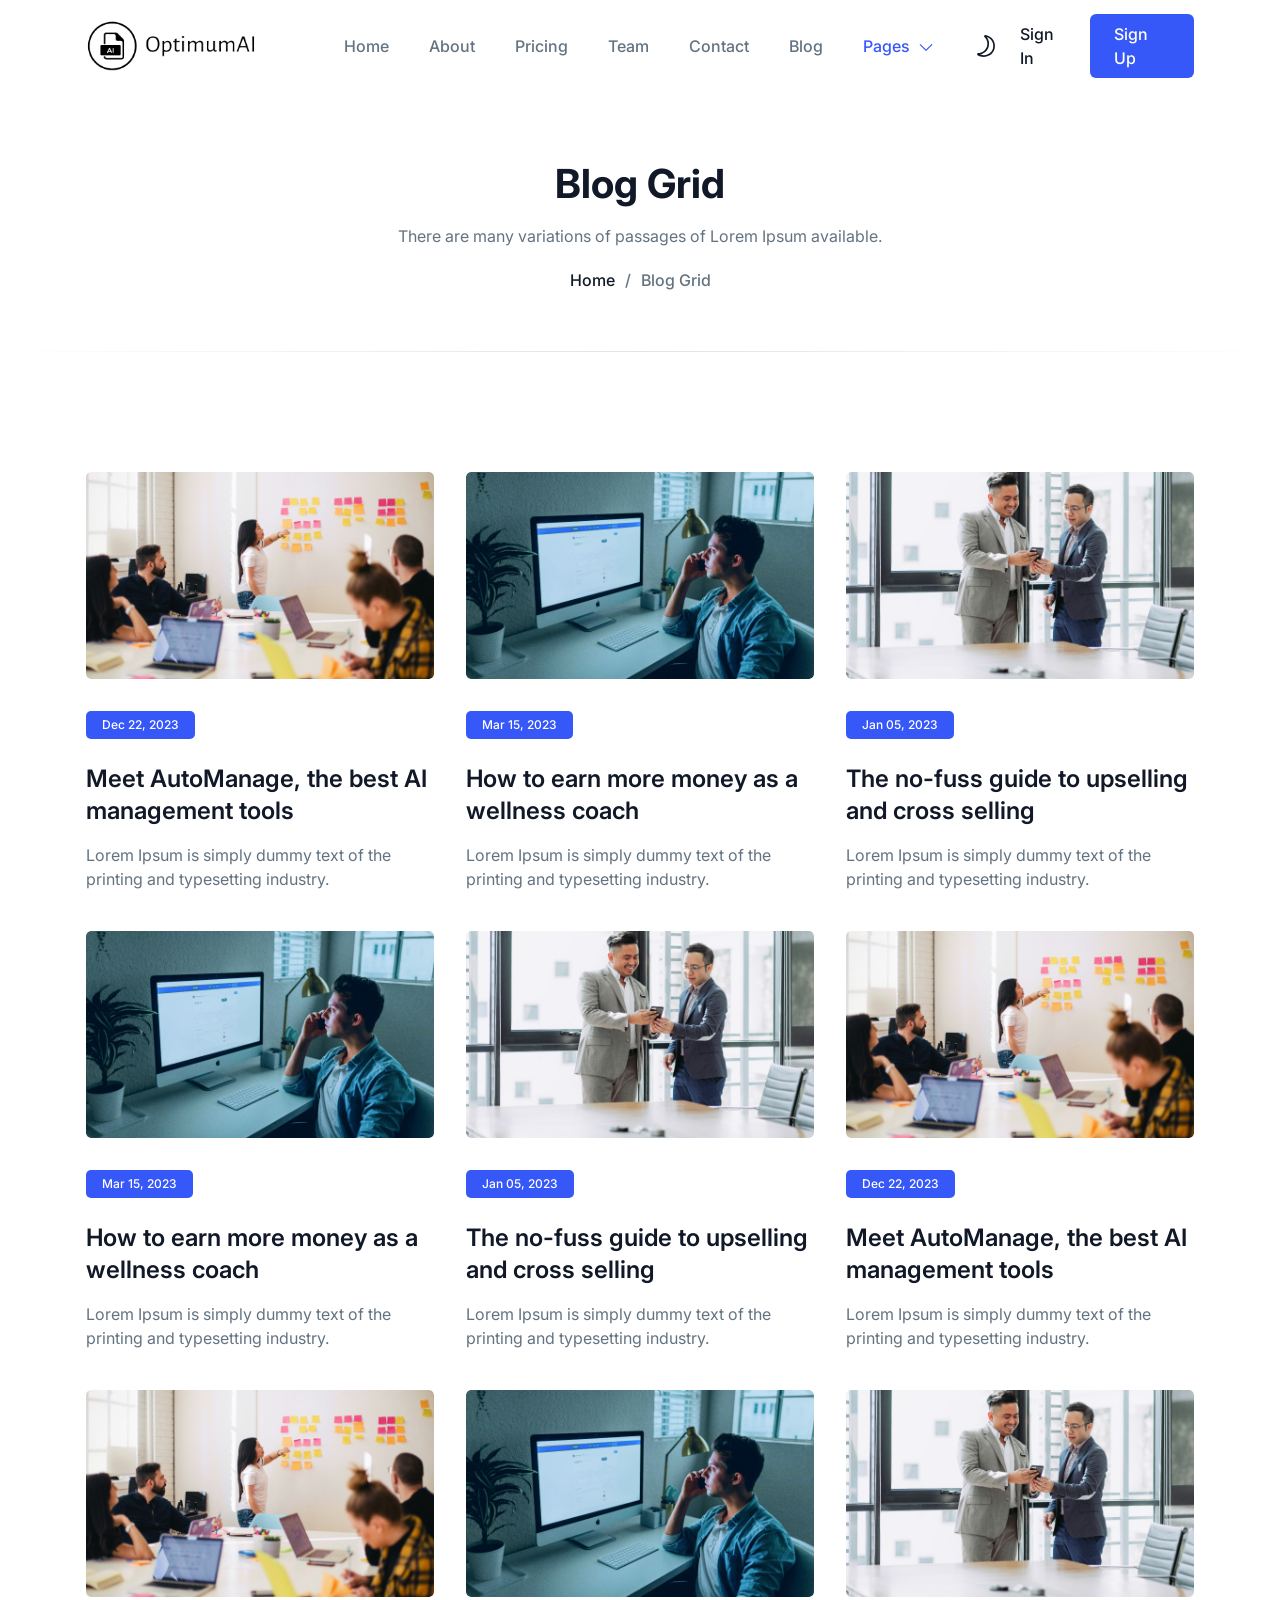
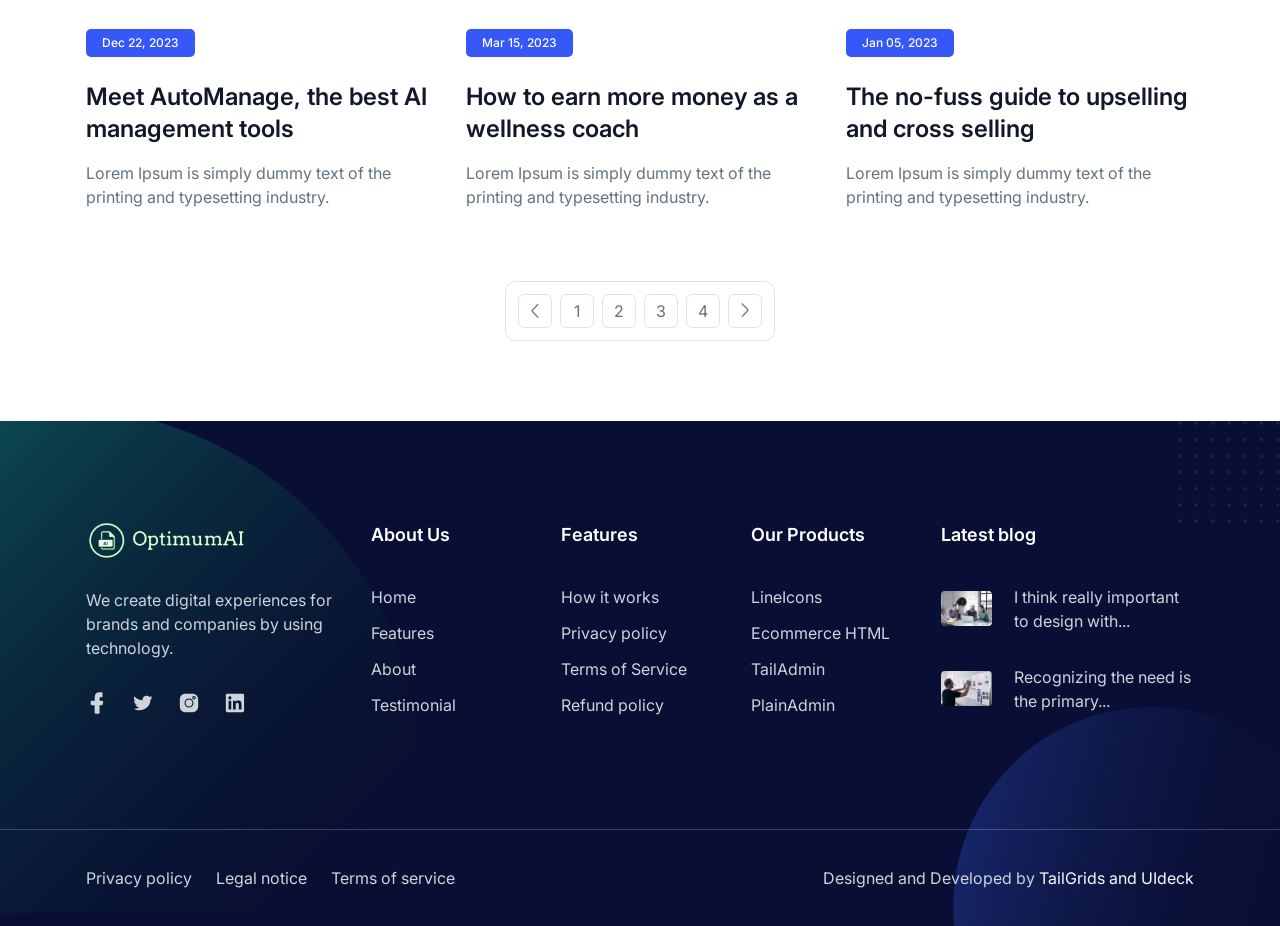
<file: blog-grids.html>
<!DOCTYPE html>
<html lang="en">

<head>
  <meta charset="UTF-8" />
  <meta http-equiv="X-UA-Compatible" content="IE=edge" />
  <meta name="viewport" content="width=device-width, initial-scale=1.0" />
  <title>Blog Grids | Play Tailwind</title>
  <link rel="shortcut icon" href="assets/images/logo/favicon.png" type="image/x-icon" />
  <link rel="stylesheet" href="assets/css/animate.css" />
  <link rel="stylesheet" href="assets/css/tailwind.css" />

  <!-- ==== WOW JS ==== -->
  <script src="assets/js/wow.min.js"></script>
  <script>
    new WOW().init();
  </script>
</head>

<body>
  <!-- ====== Navbar Section Start -->
  <div class="absolute top-0 left-0 z-40 flex items-center w-full bg-transparent ud-header">
    <div class="container">
      <div class="relative flex items-center justify-between -mx-4">
        <div class="max-w-full px-4 w-60">
          <a href="index.html" class="block w-full py-5 navbar-logo">
            <img src="assets/images/logo/dark-logo.png" alt="logo" class="w-full dark:hidden" />
            <img src="assets/images/logo/logo-white.png" alt="logo" class="hidden w-full dark:block" />
          </a>
        </div>
        <div class="flex items-center justify-between w-full px-4">
          <div>
            <button id="navbarToggler"
              class="absolute right-4 top-1/2 block -translate-y-1/2 rounded-lg px-3 py-[6px] ring-primary focus:ring-2 lg:hidden">
              <span class="relative my-[6px] block h-[2px] w-[30px] bg-dark dark:bg-white"></span>
              <span class="relative my-[6px] block h-[2px] w-[30px] bg-dark dark:bg-white"></span>
              <span class="relative my-[6px] block h-[2px] w-[30px] bg-dark dark:bg-white"></span>
            </button>
            <nav id="navbarCollapse"
              class="absolute right-4 top-full hidden w-full max-w-[250px] rounded-lg bg-white dark:bg-dark-2 py-5 shadow-lg lg:static lg:block lg:w-full lg:max-w-full lg:bg-transparent dark:lg:bg-transparent lg:py-0 lg:px-4 lg:shadow-none xl:px-6">
              <ul class="blcok lg:flex 2xl:ml-20">
                <li class="relative group">
                  <a href="/#home"
                    class="flex py-2 mx-8 text-base font-medium ud-menu-scroll text-dark dark:text-white group-hover:text-primary lg:mr-0 lg:inline-flex lg:py-6 lg:px-0 lg:text-body-color dark:lg:text-dark-6">
                    Home
                  </a>
                </li>
                <li class="relative group">
                  <a href="/#about"
                    class="flex py-2 mx-8 text-base font-medium ud-menu-scroll text-dark dark:text-white group-hover:text-primary lg:mr-0 lg:ml-7 lg:inline-flex lg:py-6 lg:px-0 lg:text-body-color dark:lg:text-dark-6 xl:ml-10">
                    About
                  </a>
                </li>
                <li class="relative group">
                  <a href="/#pricing"
                    class="flex py-2 mx-8 text-base font-medium ud-menu-scroll text-dark dark:text-white group-hover:text-primary lg:mr-0 lg:ml-7 lg:inline-flex lg:py-6 lg:px-0 lg:text-body-color dark:lg:text-dark-6 xl:ml-10">
                    Pricing
                  </a>
                </li>
                <li class="relative group">
                  <a href="/#team"
                    class="flex py-2 mx-8 text-base font-medium ud-menu-scroll text-dark dark:text-white group-hover:text-primary lg:mr-0 lg:ml-7 lg:inline-flex lg:py-6 lg:px-0 lg:text-body-color dark:lg:text-dark-6 xl:ml-10">
                    Team
                  </a>
                </li>
                <li class="relative group">
                  <a href="/#contact"
                    class="flex py-2 mx-8 text-base font-medium ud-menu-scroll text-dark dark:text-white group-hover:text-primary lg:mr-0 lg:ml-7 lg:inline-flex lg:py-6 lg:px-0 lg:text-body-color dark:lg:text-dark-6 xl:ml-10">
                    Contact
                  </a>
                </li>
                <li class="relative group">
                  <a href="blog-grids.html"
                    class="flex py-2 mx-8 text-base font-medium ud-menu-scroll text-dark dark:text-white group-hover:text-primary lg:mr-0 lg:ml-7 lg:inline-flex lg:py-6 lg:px-0 lg:text-body-color dark:lg:text-dark-6 xl:ml-10">
                    Blog
                  </a>
                </li>
                <li class="relative submenu-item group">
                  <a href="javascript:void(0)"
                    class="relative flex items-center justify-between py-2 mx-8 text-base font-medium text-primary group-hover:text-primary lg:mr-0 lg:ml-8 lg:inline-flex lg:py-6 lg:pl-0 lg:pr-4 xl:ml-10">
                    Pages

                    <svg class="ml-2 fill-current" width="16" height="20" viewBox="0 0 16 20" fill="none"
                      xmlns="http://www.w3.org/2000/svg">
                      <path
                        d="M7.99999 14.9C7.84999 14.9 7.72499 14.85 7.59999 14.75L1.84999 9.10005C1.62499 8.87505 1.62499 8.52505 1.84999 8.30005C2.07499 8.07505 2.42499 8.07505 2.64999 8.30005L7.99999 13.525L13.35 8.25005C13.575 8.02505 13.925 8.02505 14.15 8.25005C14.375 8.47505 14.375 8.82505 14.15 9.05005L8.39999 14.7C8.27499 14.825 8.14999 14.9 7.99999 14.9Z" />
                    </svg>
                  </a>
                  <div
                    class="submenu relative top-full left-0 hidden w-[250px] rounded-sm bg-white dark:bg-dark-2 p-4 transition-[top] duration-300 group-hover:opacity-100 lg:invisible lg:absolute lg:top-[110%] lg:block lg:opacity-0 lg:shadow-lg lg:group-hover:visible lg:group-hover:top-full">
                    <a href="about.html"
                      class="block rounded py-[10px] px-4 text-sm text-body-color dark:text-dark-6 hover:text-primary dark:hover:text-primary">
                      About Page
                    </a>
                    <a href="pricing.html"
                      class="block rounded py-[10px] px-4 text-sm text-body-color dark:text-dark-6 hover:text-primary dark:hover:text-primary">
                      Pricing Page
                    </a>
                    <a href="contact.html"
                      class="block rounded py-[10px] px-4 text-sm text-body-color dark:text-dark-6 hover:text-primary dark:hover:text-primary">
                      Contact Page
                    </a>
                    <a href="blog-grids.html"
                      class="block rounded py-[10px] px-4 text-sm text-primary hover:text-primary dark:hover:text-primary">
                      Blog Grid Page
                    </a>
                    <a href="blog-details.html"
                      class="block rounded py-[10px] px-4 text-sm text-body-color dark:text-dark-6 hover:text-primary dark:hover:text-primary">
                      Blog Details Page
                    </a>
                    <a href="signup.html"
                      class="block rounded py-[10px] px-4 text-sm text-body-color dark:text-dark-6 hover:text-primary dark:hover:text-primary">
                      Sign Up Page
                    </a>
                    <a href="signin.html"
                      class="block rounded py-[10px] px-4 text-sm text-body-color dark:text-dark-6 hover:text-primary dark:hover:text-primary">
                      Sign In Page
                    </a>
                    <a href="404.html"
                      class="block rounded py-[10px] px-4 text-sm text-body-color dark:text-dark-6 hover:text-primary dark:hover:text-primary">
                      404 Page
                    </a>
                  </div>
                </li>
              </ul>
            </nav>
          </div>
          <div class="flex items-center justify-end pr-16 lg:pr-0">
            <label for="themeSwitcher" class="inline-flex items-center cursor-pointer" aria-label="themeSwitcher"
              name="themeSwitcher">
              <input type="checkbox" name="themeSwitcher" id="themeSwitcher" class="sr-only" />
              <span class="block text-dark dark:hidden dark:text-white">
                <svg
                  class="fill-current"
                  width="24"
                  height="24"
                  viewBox="0 0 24 24"
                  fill="none"
                  xmlns="http://www.w3.org/2000/svg"
                >
                  <path
                    d="M13.3125 1.50001C12.675 1.31251 12.0375 1.16251 11.3625 1.05001C10.875 0.975006 10.35 1.23751 10.1625 1.68751C9.93751 2.13751 10.05 2.70001 10.425 3.00001C13.0875 5.47501 14.0625 9.11251 12.975 12.525C11.775 16.3125 8.25001 18.975 4.16251 19.0875C3.63751 19.0875 3.22501 19.425 3.07501 19.9125C2.92501 20.4 3.15001 20.925 3.56251 21.1875C4.50001 21.75 5.43751 22.2 6.37501 22.5C7.46251 22.8375 8.58751 22.9875 9.71251 22.9875C11.625 22.9875 13.5 22.5 15.1875 21.5625C17.85 20.1 19.725 17.7375 20.55 14.8875C22.1625 9.26251 18.975 3.37501 13.3125 1.50001ZM18.9375 14.4C18.2625 16.8375 16.6125 18.825 14.4 20.0625C12.075 21.3375 9.41251 21.6 6.90001 20.85C6.63751 20.775 6.33751 20.6625 6.07501 20.55C10.05 19.7625 13.35 16.9125 14.5875 13.0125C15.675 9.56251 15 5.92501 12.7875 3.07501C17.5875 4.68751 20.2875 9.67501 18.9375 14.4Z"
                  />
                </svg>
              </span>
              <span class="hidden text-dark dark:block dark:text-white">
                <svg
                  class="fill-current"
                  width="24"
                  height="24"
                  viewBox="0 0 24 24"
                  fill="none"
                  xmlns="http://www.w3.org/2000/svg"
                >
                  <g clip-path="url(#clip0_2172_3070)">
                    <path
                      d="M12 6.89999C9.18752 6.89999 6.90002 9.18749 6.90002 12C6.90002 14.8125 9.18752 17.1 12 17.1C14.8125 17.1 17.1 14.8125 17.1 12C17.1 9.18749 14.8125 6.89999 12 6.89999ZM12 15.4125C10.125 15.4125 8.58752 13.875 8.58752 12C8.58752 10.125 10.125 8.58749 12 8.58749C13.875 8.58749 15.4125 10.125 15.4125 12C15.4125 13.875 13.875 15.4125 12 15.4125Z"
                    />
                    <path
                      d="M12 4.2375C12.45 4.2375 12.8625 3.8625 12.8625 3.375V1.5C12.8625 1.05 12.4875 0.637497 12 0.637497C11.55 0.637497 11.1375 1.0125 11.1375 1.5V3.4125C11.175 3.8625 11.55 4.2375 12 4.2375Z"
                    />
                    <path
                      d="M12 19.7625C11.55 19.7625 11.1375 20.1375 11.1375 20.625V22.5C11.1375 22.95 11.5125 23.3625 12 23.3625C12.45 23.3625 12.8625 22.9875 12.8625 22.5V20.5875C12.8625 20.1375 12.45 19.7625 12 19.7625Z"
                    />
                    <path
                      d="M18.1125 6.74999C18.3375 6.74999 18.5625 6.67499 18.7125 6.48749L19.9125 5.28749C20.25 4.94999 20.25 4.42499 19.9125 4.08749C19.575 3.74999 19.05 3.74999 18.7125 4.08749L17.5125 5.28749C17.175 5.62499 17.175 6.14999 17.5125 6.48749C17.6625 6.67499 17.8875 6.74999 18.1125 6.74999Z"
                    />
                    <path
                      d="M5.32501 17.5125L4.12501 18.675C3.78751 19.0125 3.78751 19.5375 4.12501 19.875C4.27501 20.025 4.50001 20.1375 4.72501 20.1375C4.95001 20.1375 5.17501 20.0625 5.32501 19.875L6.52501 18.675C6.86251 18.3375 6.86251 17.8125 6.52501 17.475C6.18751 17.175 5.62501 17.175 5.32501 17.5125Z"
                    />
                    <path
                      d="M22.5 11.175H20.5875C20.1375 11.175 19.725 11.55 19.725 12.0375C19.725 12.4875 20.1 12.9 20.5875 12.9H22.5C22.95 12.9 23.3625 12.525 23.3625 12.0375C23.3625 11.55 22.95 11.175 22.5 11.175Z"
                    />
                    <path
                      d="M4.23751 12C4.23751 11.55 3.86251 11.1375 3.37501 11.1375H1.50001C1.05001 11.1375 0.637512 11.5125 0.637512 12C0.637512 12.45 1.01251 12.8625 1.50001 12.8625H3.41251C3.86251 12.8625 4.23751 12.45 4.23751 12Z"
                    />
                    <path
                      d="M18.675 17.5125C18.3375 17.175 17.8125 17.175 17.475 17.5125C17.1375 17.85 17.1375 18.375 17.475 18.7125L18.675 19.9125C18.825 20.0625 19.05 20.175 19.275 20.175C19.5 20.175 19.725 20.1 19.875 19.9125C20.2125 19.575 20.2125 19.05 19.875 18.7125L18.675 17.5125Z"
                    />
                    <path
                      d="M5.32501 4.125C4.98751 3.7875 4.46251 3.7875 4.12501 4.125C3.78751 4.4625 3.78751 4.9875 4.12501 5.325L5.32501 6.525C5.47501 6.675 5.70001 6.7875 5.92501 6.7875C6.15001 6.7875 6.37501 6.7125 6.52501 6.525C6.86251 6.1875 6.86251 5.6625 6.52501 5.325L5.32501 4.125Z"
                    />
                  </g>
                  <defs>
                    <clipPath id="clip0_2172_3070">
                      <rect width="24" height="24" fill="white" />
                    </clipPath>
                  </defs>
                </svg>
              </span>
            </label>
            <div class="hidden sm:flex">
              <a href="signin.html"
                class="loginBtn py-2 px-[22px] text-base font-medium text-dark dark:text-white hover:opacity-70">
                Sign In
              </a>
              <a href="signup.html"
                class="px-6 py-2 text-base font-medium text-white duration-300 ease-in-out rounded-md signUpBtn bg-primary hover:bg-blue-dark">
                Sign Up
              </a>
            </div>
          </div>
        </div>
      </div>
    </div>
  </div>
  <!-- ====== Navbar Section End -->

  <!-- ====== Banner Section Start -->
  <div class="relative z-10 overflow-hidden pt-[120px] pb-[60px] md:pt-[130px] lg:pt-[160px] dark:bg-dark">
    <div
      class="absolute bottom-0 left-0 w-full h-px bg-gradient-to-r from-stroke/0 via-stroke dark:via-dark-3 to-stroke/0">
    </div>
    <div class="container">
      <div class="flex flex-wrap items-center -mx-4">
        <div class="w-full px-4">
          <div class="text-center">
            <h1 class="mb-4 text-3xl font-bold text-dark dark:text-white sm:text-4xl md:text-[40px] md:leading-[1.2]">
              Blog Grid</h1>
            <p class="mb-5 text-base text-body-color dark:text-dark-6">
              There are many variations of passages of Lorem Ipsum available.
            </p>

            <ul class="flex items-center justify-center gap-[10px]">
              <li>
                <a href="index.html"
                  class="flex items-center gap-[10px] text-base font-medium text-dark dark:text-white">
                  Home
                </a>
              </li>
              <li>
                <a href="javascript:void(0)" class="flex items-center gap-[10px] text-base font-medium text-body-color">
                  <span class="text-body-color dark:text-dark-6"> / </span>
                  Blog Grid
                </a>
              </li>
            </ul>
          </div>
        </div>
      </div>
    </div>
  </div>
  <!-- ====== Banner Section End -->

  <!-- ====== Blog Section Start -->
  <section class="pt-20 pb-10 lg:pt-[120px] lg:pb-20 dark:bg-dark">
    <div class="container">
      <div class="flex flex-wrap -mx-4">
        <div class="w-full px-4 md:w-1/2 lg:w-1/3">
          <div class="mb-10 wow fadeInUp group" data-wow-delay=".1s">
            <div class="mb-8 overflow-hidden rounded-[5px]">
              <a href="blog-details.html" class="block">
                <img src="assets/images/blog/blog-01.jpg" alt="image"
                  class="w-full transition group-hover:rotate-6 group-hover:scale-125" />
              </a>
            </div>
            <div>
              <span
                class="inline-block px-4 py-0.5 mb-6 text-xs font-medium leading-loose text-center text-white rounded-[5px] bg-primary">
                Dec 22, 2023
              </span>
              <h3>
                <a href="blog-details.html"
                  class="inline-block mb-4 text-xl font-semibold text-dark dark:text-white hover:text-primary dark:hover:text-primary sm:text-2xl lg:text-xl xl:text-2xl">
                  Meet AutoManage, the best AI management tools
                </a>
              </h3>
              <p class="max-w-[370px] text-base text-body-color dark:text-dark-6">
                Lorem Ipsum is simply dummy text of the printing and
                typesetting industry.
              </p>
            </div>
          </div>
        </div>
        <div class="w-full px-4 md:w-1/2 lg:w-1/3">
          <div class="mb-10 wow fadeInUp group" data-wow-delay=".15s">
            <div class="mb-8 overflow-hidden rounded-[5px]">
              <a href="blog-details.html" class="block">
                <img src="assets/images/blog/blog-02.jpg" alt="image"
                  class="w-full transition group-hover:rotate-6 group-hover:scale-125" />
              </a>
            </div>
            <div>
              <span
                class="inline-block px-4 py-0.5 mb-6 text-xs font-medium leading-loose text-center text-white rounded-[5px] bg-primary">
                Mar 15, 2023
              </span>
              <h3>
                <a href="blog-details.html"
                  class="inline-block mb-4 text-xl font-semibold text-dark dark:text-white hover:text-primary dark:hover:text-primary sm:text-2xl lg:text-xl xl:text-2xl">
                  How to earn more money as a wellness coach
                </a>
              </h3>
              <p class="max-w-[370px] text-base text-body-color dark:text-dark-6">
                Lorem Ipsum is simply dummy text of the printing and
                typesetting industry.
              </p>
            </div>
          </div>
        </div>
        <div class="w-full px-4 md:w-1/2 lg:w-1/3">
          <div class="mb-10 wow fadeInUp group" data-wow-delay=".2s">
            <div class="mb-8 overflow-hidden rounded-[5px]">
              <a href="blog-details.html" class="block">
                <img src="assets/images/blog/blog-03.jpg" alt="image"
                  class="w-full transition group-hover:rotate-6 group-hover:scale-125" />
              </a>
            </div>
            <div>
              <span
                class="inline-block px-4 py-0.5 mb-6 text-xs font-medium leading-loose text-center text-white rounded-[5px] bg-primary">
                Jan 05, 2023
              </span>
              <h3>
                <a href="blog-details.html"
                  class="inline-block mb-4 text-xl font-semibold text-dark dark:text-white hover:text-primary dark:hover:text-primary sm:text-2xl lg:text-xl xl:text-2xl">
                  The no-fuss guide to upselling and cross selling
                </a>
              </h3>
              <p class="max-w-[370px] text-base text-body-color dark:text-dark-6">
                Lorem Ipsum is simply dummy text of the printing and
                typesetting industry.
              </p>
            </div>
          </div>
        </div>
        <div class="w-full px-4 md:w-1/2 lg:w-1/3">
          <div class="mb-10 wow fadeInUp group" data-wow-delay=".1s">
            <div class="mb-8 overflow-hidden rounded-[5px]">
              <a href="blog-details.html" class="block">
                <img src="assets/images/blog/blog-02.jpg" alt="image"
                  class="w-full transition group-hover:rotate-6 group-hover:scale-125" />
              </a>
            </div>
            <div>
              <span
                class="inline-block px-4 py-0.5 mb-6 text-xs font-medium leading-loose text-center text-white rounded-[5px] bg-primary">
                Mar 15, 2023
              </span>
              <h3>
                <a href="blog-details.html"
                  class="inline-block mb-4 text-xl font-semibold text-dark dark:text-white hover:text-primary dark:hover:text-primary sm:text-2xl lg:text-xl xl:text-2xl">
                  How to earn more money as a wellness coach
                </a>
              </h3>
              <p class="max-w-[370px] text-base text-body-color dark:text-dark-6">
                Lorem Ipsum is simply dummy text of the printing and
                typesetting industry.
              </p>
            </div>
          </div>
        </div>
        <div class="w-full px-4 md:w-1/2 lg:w-1/3">
          <div class="mb-10 wow fadeInUp group" data-wow-delay=".15s">
            <div class="mb-8 overflow-hidden rounded-[5px]">
              <a href="blog-details.html" class="block">
                <img src="assets/images/blog/blog-03.jpg" alt="image"
                  class="w-full transition group-hover:rotate-6 group-hover:scale-125" />
              </a>
            </div>
            <div>
              <span
                class="inline-block px-4 py-0.5 mb-6 text-xs font-medium leading-loose text-center text-white rounded-[5px] bg-primary">
                Jan 05, 2023
              </span>
              <h3>
                <a href="blog-details.html"
                  class="inline-block mb-4 text-xl font-semibold text-dark dark:text-white hover:text-primary dark:hover:text-primary sm:text-2xl lg:text-xl xl:text-2xl">
                  The no-fuss guide to upselling and cross selling
                </a>
              </h3>
              <p class="max-w-[370px] text-base text-body-color dark:text-dark-6">
                Lorem Ipsum is simply dummy text of the printing and
                typesetting industry.
              </p>
            </div>
          </div>
        </div>
        <div class="w-full px-4 md:w-1/2 lg:w-1/3">
          <div class="mb-10 wow fadeInUp group" data-wow-delay=".2s">
            <div class="mb-8 overflow-hidden rounded-[5px]">
              <a href="blog-details.html" class="block">
                <img src="assets/images/blog/blog-01.jpg" alt="image"
                  class="w-full transition group-hover:rotate-6 group-hover:scale-125" />
              </a>
            </div>
            <div>
              <span
                class="inline-block px-4 py-0.5 mb-6 text-xs font-medium leading-loose text-center text-white rounded-[5px] bg-primary">
                Dec 22, 2023
              </span>
              <h3>
                <a href="blog-details.html"
                  class="inline-block mb-4 text-xl font-semibold text-dark dark:text-white hover:text-primary dark:hover:text-primary sm:text-2xl lg:text-xl xl:text-2xl">
                  Meet AutoManage, the best AI management tools
                </a>
              </h3>
              <p class="max-w-[370px] text-base text-body-color dark:text-dark-6">
                Lorem Ipsum is simply dummy text of the printing and
                typesetting industry.
              </p>
            </div>
          </div>
        </div>
        <div class="w-full px-4 md:w-1/2 lg:w-1/3">
          <div class="mb-10 wow fadeInUp group" data-wow-delay=".1s">
            <div class="mb-8 overflow-hidden rounded-[5px]">
              <a href="blog-details.html" class="block">
                <img src="assets/images/blog/blog-01.jpg" alt="image"
                  class="w-full transition group-hover:rotate-6 group-hover:scale-125" />
              </a>
            </div>
            <div>
              <span
                class="inline-block px-4 py-0.5 mb-6 text-xs font-medium leading-loose text-center text-white rounded-[5px] bg-primary">
                Dec 22, 2023
              </span>
              <h3>
                <a href="blog-details.html"
                  class="inline-block mb-4 text-xl font-semibold text-dark dark:text-white hover:text-primary dark:hover:text-primary sm:text-2xl lg:text-xl xl:text-2xl">
                  Meet AutoManage, the best AI management tools
                </a>
              </h3>
              <p class="max-w-[370px] text-base text-body-color dark:text-dark-6">
                Lorem Ipsum is simply dummy text of the printing and
                typesetting industry.
              </p>
            </div>
          </div>
        </div>
        <div class="w-full px-4 md:w-1/2 lg:w-1/3">
          <div class="mb-10 wow fadeInUp group" data-wow-delay=".15s">
            <div class="mb-8 overflow-hidden rounded-[5px]">
              <a href="blog-details.html" class="block">
                <img src="assets/images/blog/blog-02.jpg" alt="image"
                  class="w-full transition group-hover:rotate-6 group-hover:scale-125" />
              </a>
            </div>
            <div>
              <span
                class="inline-block px-4 py-0.5 mb-6 text-xs font-medium leading-loose text-center text-white rounded-[5px] bg-primary">
                Mar 15, 2023
              </span>
              <h3>
                <a href="blog-details.html"
                  class="inline-block mb-4 text-xl font-semibold text-dark dark:text-white hover:text-primary dark:hover:text-primary sm:text-2xl lg:text-xl xl:text-2xl">
                  How to earn more money as a wellness coach
                </a>
              </h3>
              <p class="max-w-[370px] text-base text-body-color dark:text-dark-6">
                Lorem Ipsum is simply dummy text of the printing and
                typesetting industry.
              </p>
            </div>
          </div>
        </div>
        <div class="w-full px-4 md:w-1/2 lg:w-1/3">
          <div class="mb-10 wow fadeInUp group" data-wow-delay=".2s">
            <div class="mb-8 overflow-hidden rounded-[5px]">
              <a href="blog-details.html" class="block">
                <img src="assets/images/blog/blog-03.jpg" alt="image"
                  class="w-full transition group-hover:rotate-6 group-hover:scale-125" />
              </a>
            </div>
            <div>
              <span
                class="inline-block px-4 py-0.5 mb-6 text-xs font-medium leading-loose text-center text-white rounded-[5px] bg-primary">
                Jan 05, 2023
              </span>
              <h3>
                <a href="blog-details.html"
                  class="inline-block mb-4 text-xl font-semibold text-dark dark:text-white hover:text-primary dark:hover:text-primary sm:text-2xl lg:text-xl xl:text-2xl">
                  The no-fuss guide to upselling and cross selling
                </a>
              </h3>
              <p class="max-w-[370px] text-base text-body-color dark:text-dark-6">
                Lorem Ipsum is simply dummy text of the printing and
                typesetting industry.
              </p>
            </div>
          </div>
        </div>
      </div>

      <div class="mt-8 text-center wow fadeInUp" data-wow-delay=".2s">
        <div class="inline-flex p-3 bg-white dark:bg-dark-2 border rounded-[10px] border-stroke dark:border-dark-3">
          <ul class="flex items-center -mx-1">
            <li class="px-1">
              <a href="javascript:void(0)"
                class="flex items-center justify-center text-base bg-transparent border rounded-md hover:border-primary hover:bg-primary h-[34px] w-[34px] border-stroke dark:border-dark-3 text-body-color dark:text-dark-6 hover:text-white dark:hover:border-primary dark:hover:text-white">
                <span>
                  <svg width="8" height="15" viewBox="0 0 8 15" class="fill-current stroke-current">
                    <path
                      d="M7.12979 1.91389L7.1299 1.914L7.1344 1.90875C7.31476 1.69833 7.31528 1.36878 7.1047 1.15819C7.01062 1.06412 6.86296 1.00488 6.73613 1.00488C6.57736 1.00488 6.4537 1.07206 6.34569 1.18007L6.34564 1.18001L6.34229 1.18358L0.830207 7.06752C0.830152 7.06757 0.830098 7.06763 0.830043 7.06769C0.402311 7.52078 0.406126 8.26524 0.827473 8.73615L0.827439 8.73618L0.829982 8.73889L6.34248 14.6014L6.34243 14.6014L6.34569 14.6047C6.546 14.805 6.88221 14.8491 7.1047 14.6266C7.30447 14.4268 7.34883 14.0918 7.12833 13.8693L1.62078 8.01209C1.55579 7.93114 1.56859 7.82519 1.61408 7.7797L1.61413 7.77975L1.61729 7.77639L7.12979 1.91389Z"
                      stroke-width="0.3" />
                  </svg>
                </span>
              </a>
            </li>
            <li class="px-1">
              <a href="javascript:void(0)"
                class="flex items-center justify-center text-base bg-transparent border rounded-md hover:border-primary hover:bg-primary h-[34px] w-[34px] border-stroke dark:border-dark-3 text-body-color dark:text-dark-6 hover:text-white dark:hover:border-primary dark:hover:text-white">
                1
              </a>
            </li>
            <li class="px-1">
              <a href="javascript:void(0)"
                class="flex items-center justify-center text-base bg-transparent border rounded-md hover:border-primary hover:bg-primary h-[34px] w-[34px] border-stroke dark:border-dark-3 text-body-color dark:text-dark-6 hover:text-white dark:hover:border-primary dark:hover:text-white">
                2
              </a>
            </li>
            <li class="px-1">
              <a href="javascript:void(0)"
                class="flex items-center justify-center text-base bg-transparent border rounded-md hover:border-primary hover:bg-primary h-[34px] w-[34px] border-stroke dark:border-dark-3 text-body-color dark:text-dark-6 hover:text-white dark:hover:border-primary dark:hover:text-white">
                3
              </a>
            </li>
            <li class="px-1">
              <a href="javascript:void(0)"
                class="flex items-center justify-center text-base bg-transparent border rounded-md hover:border-primary hover:bg-primary h-[34px] w-[34px] border-stroke dark:border-dark-3 text-body-color dark:text-dark-6 hover:text-white dark:hover:border-primary dark:hover:text-white">
                4
              </a>
            </li>
            <li class="px-1">
              <a href="javascript:void(0)"
                class="flex items-center justify-center text-base bg-transparent border rounded-md hover:border-primary hover:bg-primary h-[34px] w-[34px] border-stroke dark:border-dark-3 text-body-color dark:text-dark-6 hover:text-white dark:hover:border-primary dark:hover:text-white">
                <span>
                  <svg width="8" height="15" viewBox="0 0 8 15" class="fill-current stroke-current">
                    <path
                      d="M0.870212 13.0861L0.870097 13.086L0.865602 13.0912C0.685237 13.3017 0.684716 13.6312 0.895299 13.8418C0.989374 13.9359 1.13704 13.9951 1.26387 13.9951C1.42264 13.9951 1.5463 13.9279 1.65431 13.8199L1.65436 13.82L1.65771 13.8164L7.16979 7.93248C7.16985 7.93243 7.1699 7.93237 7.16996 7.93231C7.59769 7.47923 7.59387 6.73477 7.17253 6.26385L7.17256 6.26382L7.17002 6.26111L1.65752 0.398611L1.65757 0.398563L1.65431 0.395299C1.454 0.194997 1.11779 0.150934 0.895299 0.373424C0.695526 0.573197 0.651169 0.908167 0.871667 1.13067L6.37922 6.98791C6.4442 7.06886 6.43141 7.17481 6.38592 7.2203L6.38587 7.22025L6.38271 7.22361L0.870212 13.0861Z"
                      stroke-width="0.3" />
                  </svg>
                </span>
              </a>
            </li>
          </ul>
        </div>
      </div>
    </div>
  </section>
  <!-- ====== Blog Section End -->

  <!-- ====== Footer Section Start -->
  <footer class="wow fadeInUp relative z-10 bg-[#090E34] pt-20 lg:pt-[100px]" data-wow-delay=".15s">
    <div class="container">
      <div class="flex flex-wrap -mx-4">
        <div class="w-full px-4 sm:w-1/2 md:w-1/2 lg:w-4/12 xl:w-3/12">
          <div class="w-full mb-10">
            <a href="javascript:void(0)" class="mb-6 inline-block max-w-[160px]">
              <img src="assets/images/logo/logo-white.png" alt="logo" class="max-w-full" />
            </a>
            <p class="mb-8 max-w-[270px] text-base text-gray-7">
              We create digital experiences for brands and companies by using
              technology.
            </p>
            <div class="flex items-center -mx-3">
              <a href="javascript:void(0)" class="px-3 text-gray-7 hover:text-white">
                <svg width="22" height="22" viewBox="0 0 22 22" fill="none" xmlns="http://www.w3.org/2000/svg"
                  class="fill-current">
                  <path
                    d="M16.294 8.86875H14.369H13.6815V8.18125V6.05V5.3625H14.369H15.8128C16.1909 5.3625 16.5003 5.0875 16.5003 4.675V1.03125C16.5003 0.653125 16.2253 0.34375 15.8128 0.34375H13.3034C10.5878 0.34375 8.69714 2.26875 8.69714 5.12187V8.1125V8.8H8.00964H5.67214C5.19089 8.8 4.74402 9.17812 4.74402 9.72812V12.2031C4.74402 12.6844 5.12214 13.1313 5.67214 13.1313H7.94089H8.62839V13.8188V20.7281C8.62839 21.2094 9.00652 21.6562 9.55652 21.6562H12.7878C12.994 21.6562 13.1659 21.5531 13.3034 21.4156C13.4409 21.2781 13.544 21.0375 13.544 20.8312V13.8531V13.1656H14.2659H15.8128C16.2596 13.1656 16.6034 12.8906 16.6721 12.4781V12.4438V12.4094L17.1534 10.0375C17.1878 9.79688 17.1534 9.52187 16.9471 9.24687C16.8784 9.075 16.569 8.90312 16.294 8.86875Z" />
                </svg>
              </a>
              <a href="javascript:void(0)" class="px-3 text-gray-7 hover:text-white">
                <svg width="22" height="22" viewBox="0 0 22 22" fill="none" xmlns="http://www.w3.org/2000/svg"
                  class="fill-current">
                  <path
                    d="M20.1236 5.91236C20.2461 5.76952 20.0863 5.58286 19.905 5.64972C19.5004 5.79896 19.1306 5.8974 18.5837 5.95817C19.2564 5.58362 19.5693 5.04828 19.8237 4.39259C19.885 4.23443 19.7 4.09092 19.5406 4.16647C18.8931 4.47345 18.1945 4.70121 17.4599 4.83578C16.7338 4.11617 15.6988 3.6665 14.5539 3.6665C12.3554 3.6665 10.5725 5.32454 10.5725 7.36908C10.5725 7.65933 10.6081 7.94206 10.6752 8.21276C7.51486 8.06551 4.6968 6.71359 2.73896 4.64056C2.60477 4.49848 2.36128 4.51734 2.27772 4.69063C2.05482 5.15296 1.93056 5.66584 1.93056 6.20582C1.93056 7.49014 2.6332 8.62331 3.70132 9.28732C3.22241 9.27293 2.76441 9.17961 2.34234 9.02125C2.13684 8.94416 1.90127 9.07964 1.92888 9.28686C2.14084 10.8781 3.42915 12.1909 5.09205 12.5011C4.75811 12.586 4.40639 12.6311 4.04253 12.6311C3.95431 12.6311 3.86685 12.6284 3.78019 12.6231C3.55967 12.6094 3.38044 12.8067 3.47499 12.9954C4.09879 14.2404 5.44575 15.1096 7.0132 15.1367C5.65077 16.13 3.93418 16.7218 2.06882 16.7218C1.83882 16.7218 1.74015 17.0175 1.9442 17.1178C3.52016 17.8924 5.31487 18.3332 7.22182 18.3332C14.545 18.3332 18.549 12.6914 18.549 7.79843C18.549 7.63827 18.545 7.47811 18.5377 7.31945C19.1321 6.92012 19.6664 6.44528 20.1236 5.91236Z" />
                </svg>
              </a>
              <a href="javascript:void(0)" class="px-3 text-gray-7 hover:text-white">
                <svg width="22" height="22" viewBox="0 0 22 22" fill="none" xmlns="http://www.w3.org/2000/svg"
                  class="fill-current">
                  <path
                    d="M11.0297 14.4305C12.9241 14.4305 14.4598 12.8948 14.4598 11.0004C14.4598 9.10602 12.9241 7.57031 11.0297 7.57031C9.13529 7.57031 7.59958 9.10602 7.59958 11.0004C7.59958 12.8948 9.13529 14.4305 11.0297 14.4305Z" />
                  <path
                    d="M14.7554 1.8335H7.24463C4.25807 1.8335 1.83334 4.25823 1.83334 7.24479V14.6964C1.83334 17.7421 4.25807 20.1668 7.24463 20.1668H14.6962C17.7419 20.1668 20.1667 17.7421 20.1667 14.7555V7.24479C20.1667 4.25823 17.7419 1.8335 14.7554 1.8335ZM11.0296 15.4948C8.51614 15.4948 6.53496 13.4545 6.53496 11.0002C6.53496 8.54586 8.54571 6.50554 11.0296 6.50554C13.4839 6.50554 15.4946 8.54586 15.4946 11.0002C15.4946 13.4545 13.5134 15.4948 11.0296 15.4948ZM17.2393 6.91952C16.9436 7.24479 16.5 7.42221 15.9973 7.42221C15.5538 7.42221 15.1102 7.24479 14.7554 6.91952C14.4301 6.59425 14.2527 6.18027 14.2527 5.67758C14.2527 5.17489 14.4301 4.79049 14.7554 4.43565C15.0807 4.08081 15.4946 3.90339 15.9973 3.90339C16.4409 3.90339 16.914 4.08081 17.2393 4.40608C17.535 4.79049 17.7419 5.23403 17.7419 5.70715C17.7124 6.18027 17.535 6.59425 17.2393 6.91952Z" />
                  <path
                    d="M16.0276 4.96777C15.6432 4.96777 15.318 5.29304 15.318 5.67745C15.318 6.06186 15.6432 6.38713 16.0276 6.38713C16.412 6.38713 16.7373 6.06186 16.7373 5.67745C16.7373 5.29304 16.4416 4.96777 16.0276 4.96777Z" />
                </svg>
              </a>
              <a href="javascript:void(0)" class="px-3 text-gray-7 hover:text-white">
                <svg width="22" height="22" viewBox="0 0 22 22" fill="none" xmlns="http://www.w3.org/2000/svg"
                  class="fill-current">
                  <path
                    d="M18.8065 1.8335H3.16399C2.42474 1.8335 1.83334 2.42489 1.83334 3.16414V18.8362C1.83334 19.5459 2.42474 20.1668 3.16399 20.1668H18.7473C19.4866 20.1668 20.078 19.5754 20.078 18.8362V3.13457C20.1371 2.42489 19.5457 1.8335 18.8065 1.8335ZM7.24464 17.4168H4.55379V8.69371H7.24464V17.4168ZM5.88443 7.48135C4.99733 7.48135 4.31721 6.77167 4.31721 5.91414C4.31721 5.05661 5.0269 4.34694 5.88443 4.34694C6.74196 4.34694 7.45163 5.05661 7.45163 5.91414C7.45163 6.77167 6.8011 7.48135 5.88443 7.48135ZM17.4463 17.4168H14.7554V13.1883C14.7554 12.183 14.7258 10.8523 13.336 10.8523C11.9167 10.8523 11.7097 11.976 11.7097 13.0996V17.4168H9.01884V8.69371H11.6506V9.90608H11.6801C12.0645 9.1964 12.9221 8.48672 14.2527 8.48672C17.0027 8.48672 17.5054 10.2609 17.5054 12.6856V17.4168H17.4463Z" />
                </svg>
              </a>
            </div>
          </div>
        </div>
        <div class="w-full px-4 sm:w-1/2 md:w-1/2 lg:w-2/12 xl:w-2/12">
          <div class="w-full mb-10">
            <h4 class="text-lg font-semibold text-white mb-9">About Us</h4>
            <ul>
              <li>
                <a href="javascript:void(0)" class="inline-block mb-3 text-base text-gray-7 hover:text-primary">
                  Home
                </a>
              </li>
              <li>
                <a href="javascript:void(0)" class="inline-block mb-3 text-base text-gray-7 hover:text-primary">
                  Features
                </a>
              </li>
              <li>
                <a href="javascript:void(0)" class="inline-block mb-3 text-base text-gray-7 hover:text-primary">
                  About
                </a>
              </li>
              <li>
                <a href="javascript:void(0)" class="inline-block mb-3 text-base text-gray-7 hover:text-primary">
                  Testimonial
                </a>
              </li>
            </ul>
          </div>
        </div>
        <div class="w-full px-4 sm:w-1/2 md:w-1/2 lg:w-3/12 xl:w-2/12">
          <div class="w-full mb-10">
            <h4 class="text-lg font-semibold text-white mb-9">Features</h4>
            <ul>
              <li>
                <a href="javascript:void(0)" class="inline-block mb-3 text-base text-gray-7 hover:text-primary">
                  How it works
                </a>
              </li>
              <li>
                <a href="javascript:void(0)" class="inline-block mb-3 text-base text-gray-7 hover:text-primary">
                  Privacy policy
                </a>
              </li>
              <li>
                <a href="javascript:void(0)" class="inline-block mb-3 text-base text-gray-7 hover:text-primary">
                  Terms of Service
                </a>
              </li>
              <li>
                <a href="javascript:void(0)" class="inline-block mb-3 text-base text-gray-7 hover:text-primary">
                  Refund policy
                </a>
              </li>
            </ul>
          </div>
        </div>
        <div class="w-full px-4 sm:w-1/2 md:w-1/2 lg:w-3/12 xl:w-2/12">
          <div class="w-full mb-10">
            <h4 class="text-lg font-semibold text-white mb-9">
              Our Products
            </h4>
            <ul>
              <li>
                <a href="javascript:void(0)" class="inline-block mb-3 text-base text-gray-7 hover:text-primary">
                  LineIcons
                </a>
              </li>
              <li>
                <a href="javascript:void(0)" class="inline-block mb-3 text-base text-gray-7 hover:text-primary">
                  Ecommerce HTML
                </a>
              </li>
              <li>
                <a href="javascript:void(0)" class="inline-block mb-3 text-base text-gray-7 hover:text-primary">
                  TailAdmin
                </a>
              </li>
              <li>
                <a href="javascript:void(0)" class="inline-block mb-3 text-base text-gray-7 hover:text-primary">
                  PlainAdmin
                </a>
              </li>
            </ul>
          </div>
        </div>
        <div class="w-full px-4 md:w-2/3 lg:w-6/12 xl:w-3/12">
          <div class="w-full mb-10">
            <h4 class="text-lg font-semibold text-white mb-9">Latest blog</h4>
            <div class="flex flex-col gap-8">
              <a href="blog-details.html" class="group flex items-center gap-[22px]">
                <div class="overflow-hidden rounded">
                  <img src="./assets/images/blog/blog-footer-01.jpg" alt="blog">
                </div>
                <span class="max-w-[180px] text-gray-7 text-base group-hover:text-white">
                  I think really important to design with...
                </span>
              </a>
              <a href="blog-details.html" class="group flex items-center gap-[22px]">
                <div class="overflow-hidden rounded">
                  <img src="./assets/images/blog/blog-footer-02.jpg" alt="blog">
                </div>
                <span class="max-w-[180px] text-gray-7 text-base group-hover:text-white">
                  Recognizing the need is the primary...
                </span>
              </a>
            </div>
          </div>
        </div>
      </div>
    </div>

    <div class="mt-12 border-t border-[#8890A4] border-opacity-40 py-8 lg:mt-[60px]">
      <div class="container">
        <div class="flex flex-wrap -mx-4">
          <div class="w-full px-4 md:w-2/3 lg:w-1/2">
            <div class="my-1">
              <div class="flex items-center justify-center -mx-3 md:justify-start">
                <a href="javascript:void(0)" class="px-3 text-base text-gray-7 hover:text-white hover:underline">
                  Privacy policy
                </a>
                <a href="javascript:void(0)" class="px-3 text-base text-gray-7 hover:text-white hover:underline">
                  Legal notice
                </a>
                <a href="javascript:void(0)" class="px-3 text-base text-gray-7 hover:text-white hover:underline">
                  Terms of service
                </a>
              </div>
            </div>
          </div>
          <div class="w-full px-4 md:w-1/3 lg:w-1/2">
            <div class="flex justify-center my-1 md:justify-end">
              <p class="text-base text-gray-7">
                Designed and Developed by
                <a href="https://tailgrids.com" rel="nofollow noopner" target="_blank"
                  class="text-gray-1 hover:underline">
                  TailGrids and UIdeck
                </a>
              </p>
            </div>
          </div>
        </div>
      </div>
    </div>

    <div>
      <span class="absolute left-0 top-0 z-[-1]">
        <img src="assets/images/footer/shape-1.svg" alt="" />
      </span>

      <span class="absolute bottom-0 right-0 z-[-1]">
        <img src="assets/images/footer/shape-3.svg" alt="" />
      </span>

      <span class="absolute top-0 right-0 z-[-1]">
        <svg width="102" height="102" viewBox="0 0 102 102" fill="none" xmlns="http://www.w3.org/2000/svg">
          <path
            d="M1.8667 33.1956C2.89765 33.1956 3.7334 34.0318 3.7334 35.0633C3.7334 36.0947 2.89765 36.9309 1.8667 36.9309C0.835744 36.9309 4.50645e-08 36.0947 0 35.0633C-4.50645e-08 34.0318 0.835744 33.1956 1.8667 33.1956Z"
            fill="white" fill-opacity="0.08"></path>
          <path
            d="M18.2939 33.1956C19.3249 33.1956 20.1606 34.0318 20.1606 35.0633C20.1606 36.0947 19.3249 36.9309 18.2939 36.9309C17.263 36.9309 16.4272 36.0947 16.4272 35.0633C16.4272 34.0318 17.263 33.1956 18.2939 33.1956Z"
            fill="white" fill-opacity="0.08"></path>
          <path
            d="M34.7209 33.195C35.7519 33.195 36.5876 34.0311 36.5876 35.0626C36.5876 36.0941 35.7519 36.9303 34.7209 36.9303C33.69 36.9303 32.8542 36.0941 32.8542 35.0626C32.8542 34.0311 33.69 33.195 34.7209 33.195Z"
            fill="white" fill-opacity="0.08"></path>
          <path
            d="M50.9341 33.195C51.965 33.195 52.8008 34.0311 52.8008 35.0626C52.8008 36.0941 51.965 36.9303 50.9341 36.9303C49.9031 36.9303 49.0674 36.0941 49.0674 35.0626C49.0674 34.0311 49.9031 33.195 50.9341 33.195Z"
            fill="white" fill-opacity="0.08"></path>
          <path
            d="M1.8667 16.7605C2.89765 16.7605 3.7334 17.5966 3.7334 18.6281C3.7334 19.6596 2.89765 20.4957 1.8667 20.4957C0.835744 20.4957 4.50645e-08 19.6596 0 18.6281C-4.50645e-08 17.5966 0.835744 16.7605 1.8667 16.7605Z"
            fill="white" fill-opacity="0.08"></path>
          <path
            d="M18.2939 16.7605C19.3249 16.7605 20.1606 17.5966 20.1606 18.6281C20.1606 19.6596 19.3249 20.4957 18.2939 20.4957C17.263 20.4957 16.4272 19.6596 16.4272 18.6281C16.4272 17.5966 17.263 16.7605 18.2939 16.7605Z"
            fill="white" fill-opacity="0.08"></path>
          <path
            d="M34.7209 16.7605C35.7519 16.7605 36.5876 17.5966 36.5876 18.6281C36.5876 19.6596 35.7519 20.4957 34.7209 20.4957C33.69 20.4957 32.8542 19.6596 32.8542 18.6281C32.8542 17.5966 33.69 16.7605 34.7209 16.7605Z"
            fill="white" fill-opacity="0.08"></path>
          <path
            d="M50.9341 16.7605C51.965 16.7605 52.8008 17.5966 52.8008 18.6281C52.8008 19.6596 51.965 20.4957 50.9341 20.4957C49.9031 20.4957 49.0674 19.6596 49.0674 18.6281C49.0674 17.5966 49.9031 16.7605 50.9341 16.7605Z"
            fill="white" fill-opacity="0.08"></path>
          <path
            d="M1.8667 0.324951C2.89765 0.324951 3.7334 1.16115 3.7334 2.19261C3.7334 3.22408 2.89765 4.06024 1.8667 4.06024C0.835744 4.06024 4.50645e-08 3.22408 0 2.19261C-4.50645e-08 1.16115 0.835744 0.324951 1.8667 0.324951Z"
            fill="white" fill-opacity="0.08"></path>
          <path
            d="M18.2939 0.324951C19.3249 0.324951 20.1606 1.16115 20.1606 2.19261C20.1606 3.22408 19.3249 4.06024 18.2939 4.06024C17.263 4.06024 16.4272 3.22408 16.4272 2.19261C16.4272 1.16115 17.263 0.324951 18.2939 0.324951Z"
            fill="white" fill-opacity="0.08"></path>
          <path
            d="M34.7209 0.325302C35.7519 0.325302 36.5876 1.16147 36.5876 2.19293C36.5876 3.2244 35.7519 4.06056 34.7209 4.06056C33.69 4.06056 32.8542 3.2244 32.8542 2.19293C32.8542 1.16147 33.69 0.325302 34.7209 0.325302Z"
            fill="white" fill-opacity="0.08"></path>
          <path
            d="M50.9341 0.325302C51.965 0.325302 52.8008 1.16147 52.8008 2.19293C52.8008 3.2244 51.965 4.06056 50.9341 4.06056C49.9031 4.06056 49.0674 3.2244 49.0674 2.19293C49.0674 1.16147 49.9031 0.325302 50.9341 0.325302Z"
            fill="white" fill-opacity="0.08"></path>
          <path
            d="M66.9037 33.1956C67.9346 33.1956 68.7704 34.0318 68.7704 35.0633C68.7704 36.0947 67.9346 36.9309 66.9037 36.9309C65.8727 36.9309 65.037 36.0947 65.037 35.0633C65.037 34.0318 65.8727 33.1956 66.9037 33.1956Z"
            fill="white" fill-opacity="0.08"></path>
          <path
            d="M83.3307 33.1956C84.3616 33.1956 85.1974 34.0318 85.1974 35.0633C85.1974 36.0947 84.3616 36.9309 83.3307 36.9309C82.2997 36.9309 81.464 36.0947 81.464 35.0633C81.464 34.0318 82.2997 33.1956 83.3307 33.1956Z"
            fill="white" fill-opacity="0.08"></path>
          <path
            d="M99.7576 33.1956C100.789 33.1956 101.624 34.0318 101.624 35.0633C101.624 36.0947 100.789 36.9309 99.7576 36.9309C98.7266 36.9309 97.8909 36.0947 97.8909 35.0633C97.8909 34.0318 98.7266 33.1956 99.7576 33.1956Z"
            fill="white" fill-opacity="0.08"></path>
          <path
            d="M66.9037 16.7605C67.9346 16.7605 68.7704 17.5966 68.7704 18.6281C68.7704 19.6596 67.9346 20.4957 66.9037 20.4957C65.8727 20.4957 65.037 19.6596 65.037 18.6281C65.037 17.5966 65.8727 16.7605 66.9037 16.7605Z"
            fill="white" fill-opacity="0.08"></path>
          <path
            d="M83.3307 16.7605C84.3616 16.7605 85.1974 17.5966 85.1974 18.6281C85.1974 19.6596 84.3616 20.4957 83.3307 20.4957C82.2997 20.4957 81.464 19.6596 81.464 18.6281C81.464 17.5966 82.2997 16.7605 83.3307 16.7605Z"
            fill="white" fill-opacity="0.08"></path>
          <path
            d="M99.7576 16.7605C100.789 16.7605 101.624 17.5966 101.624 18.6281C101.624 19.6596 100.789 20.4957 99.7576 20.4957C98.7266 20.4957 97.8909 19.6596 97.8909 18.6281C97.8909 17.5966 98.7266 16.7605 99.7576 16.7605Z"
            fill="white" fill-opacity="0.08"></path>
          <path
            d="M66.9037 0.324966C67.9346 0.324966 68.7704 1.16115 68.7704 2.19261C68.7704 3.22408 67.9346 4.06024 66.9037 4.06024C65.8727 4.06024 65.037 3.22408 65.037 2.19261C65.037 1.16115 65.8727 0.324966 66.9037 0.324966Z"
            fill="white" fill-opacity="0.08"></path>
          <path
            d="M83.3307 0.324951C84.3616 0.324951 85.1974 1.16115 85.1974 2.19261C85.1974 3.22408 84.3616 4.06024 83.3307 4.06024C82.2997 4.06024 81.464 3.22408 81.464 2.19261C81.464 1.16115 82.2997 0.324951 83.3307 0.324951Z"
            fill="white" fill-opacity="0.08"></path>
          <path
            d="M99.7576 0.324951C100.789 0.324951 101.624 1.16115 101.624 2.19261C101.624 3.22408 100.789 4.06024 99.7576 4.06024C98.7266 4.06024 97.8909 3.22408 97.8909 2.19261C97.8909 1.16115 98.7266 0.324951 99.7576 0.324951Z"
            fill="white" fill-opacity="0.08"></path>
          <path
            d="M1.8667 82.2029C2.89765 82.2029 3.7334 83.039 3.7334 84.0705C3.7334 85.102 2.89765 85.9382 1.8667 85.9382C0.835744 85.9382 4.50645e-08 85.102 0 84.0705C-4.50645e-08 83.039 0.835744 82.2029 1.8667 82.2029Z"
            fill="white" fill-opacity="0.08"></path>
          <path
            d="M18.2939 82.2029C19.3249 82.2029 20.1606 83.039 20.1606 84.0705C20.1606 85.102 19.3249 85.9382 18.2939 85.9382C17.263 85.9382 16.4272 85.102 16.4272 84.0705C16.4272 83.039 17.263 82.2029 18.2939 82.2029Z"
            fill="white" fill-opacity="0.08"></path>
          <path
            d="M34.7209 82.2026C35.7519 82.2026 36.5876 83.0387 36.5876 84.0702C36.5876 85.1017 35.7519 85.9378 34.7209 85.9378C33.69 85.9378 32.8542 85.1017 32.8542 84.0702C32.8542 83.0387 33.69 82.2026 34.7209 82.2026Z"
            fill="white" fill-opacity="0.08"></path>
          <path
            d="M50.9341 82.2026C51.965 82.2026 52.8008 83.0387 52.8008 84.0702C52.8008 85.1017 51.965 85.9378 50.9341 85.9378C49.9031 85.9378 49.0674 85.1017 49.0674 84.0702C49.0674 83.0387 49.9031 82.2026 50.9341 82.2026Z"
            fill="white" fill-opacity="0.08"></path>
          <path
            d="M1.8667 65.7677C2.89765 65.7677 3.7334 66.6039 3.7334 67.6353C3.7334 68.6668 2.89765 69.503 1.8667 69.503C0.835744 69.503 4.50645e-08 68.6668 0 67.6353C-4.50645e-08 66.6039 0.835744 65.7677 1.8667 65.7677Z"
            fill="white" fill-opacity="0.08"></path>
          <path
            d="M18.2939 65.7677C19.3249 65.7677 20.1606 66.6039 20.1606 67.6353C20.1606 68.6668 19.3249 69.503 18.2939 69.503C17.263 69.503 16.4272 68.6668 16.4272 67.6353C16.4272 66.6039 17.263 65.7677 18.2939 65.7677Z"
            fill="white" fill-opacity="0.08"></path>
          <path
            d="M34.7209 65.7674C35.7519 65.7674 36.5876 66.6036 36.5876 67.635C36.5876 68.6665 35.7519 69.5027 34.7209 69.5027C33.69 69.5027 32.8542 68.6665 32.8542 67.635C32.8542 66.6036 33.69 65.7674 34.7209 65.7674Z"
            fill="white" fill-opacity="0.08"></path>
          <path
            d="M50.9341 65.7674C51.965 65.7674 52.8008 66.6036 52.8008 67.635C52.8008 68.6665 51.965 69.5027 50.9341 69.5027C49.9031 69.5027 49.0674 68.6665 49.0674 67.635C49.0674 66.6036 49.9031 65.7674 50.9341 65.7674Z"
            fill="white" fill-opacity="0.08"></path>
          <path
            d="M1.8667 98.2644C2.89765 98.2644 3.7334 99.1005 3.7334 100.132C3.7334 101.163 2.89765 102 1.8667 102C0.835744 102 4.50645e-08 101.163 0 100.132C-4.50645e-08 99.1005 0.835744 98.2644 1.8667 98.2644Z"
            fill="white" fill-opacity="0.08"></path>
          <path
            d="M1.8667 49.3322C2.89765 49.3322 3.7334 50.1684 3.7334 51.1998C3.7334 52.2313 2.89765 53.0675 1.8667 53.0675C0.835744 53.0675 4.50645e-08 52.2313 0 51.1998C-4.50645e-08 50.1684 0.835744 49.3322 1.8667 49.3322Z"
            fill="white" fill-opacity="0.08"></path>
          <path
            d="M18.2939 98.2644C19.3249 98.2644 20.1606 99.1005 20.1606 100.132C20.1606 101.163 19.3249 102 18.2939 102C17.263 102 16.4272 101.163 16.4272 100.132C16.4272 99.1005 17.263 98.2644 18.2939 98.2644Z"
            fill="white" fill-opacity="0.08"></path>
          <path
            d="M18.2939 49.3322C19.3249 49.3322 20.1606 50.1684 20.1606 51.1998C20.1606 52.2313 19.3249 53.0675 18.2939 53.0675C17.263 53.0675 16.4272 52.2313 16.4272 51.1998C16.4272 50.1684 17.263 49.3322 18.2939 49.3322Z"
            fill="white" fill-opacity="0.08"></path>
          <path
            d="M34.7209 98.2647C35.7519 98.2647 36.5876 99.1008 36.5876 100.132C36.5876 101.164 35.7519 102 34.7209 102C33.69 102 32.8542 101.164 32.8542 100.132C32.8542 99.1008 33.69 98.2647 34.7209 98.2647Z"
            fill="white" fill-opacity="0.08"></path>
          <path
            d="M50.9341 98.2647C51.965 98.2647 52.8008 99.1008 52.8008 100.132C52.8008 101.164 51.965 102 50.9341 102C49.9031 102 49.0674 101.164 49.0674 100.132C49.0674 99.1008 49.9031 98.2647 50.9341 98.2647Z"
            fill="white" fill-opacity="0.08"></path>
          <path
            d="M34.7209 49.3326C35.7519 49.3326 36.5876 50.1687 36.5876 51.2002C36.5876 52.2317 35.7519 53.0678 34.7209 53.0678C33.69 53.0678 32.8542 52.2317 32.8542 51.2002C32.8542 50.1687 33.69 49.3326 34.7209 49.3326Z"
            fill="white" fill-opacity="0.08"></path>
          <path
            d="M50.9341 49.3326C51.965 49.3326 52.8008 50.1687 52.8008 51.2002C52.8008 52.2317 51.965 53.0678 50.9341 53.0678C49.9031 53.0678 49.0674 52.2317 49.0674 51.2002C49.0674 50.1687 49.9031 49.3326 50.9341 49.3326Z"
            fill="white" fill-opacity="0.08"></path>
          <path
            d="M66.9037 82.2029C67.9346 82.2029 68.7704 83.0391 68.7704 84.0705C68.7704 85.102 67.9346 85.9382 66.9037 85.9382C65.8727 85.9382 65.037 85.102 65.037 84.0705C65.037 83.0391 65.8727 82.2029 66.9037 82.2029Z"
            fill="white" fill-opacity="0.08"></path>
          <path
            d="M83.3307 82.2029C84.3616 82.2029 85.1974 83.0391 85.1974 84.0705C85.1974 85.102 84.3616 85.9382 83.3307 85.9382C82.2997 85.9382 81.464 85.102 81.464 84.0705C81.464 83.0391 82.2997 82.2029 83.3307 82.2029Z"
            fill="white" fill-opacity="0.08"></path>
          <path
            d="M99.7576 82.2029C100.789 82.2029 101.624 83.039 101.624 84.0705C101.624 85.102 100.789 85.9382 99.7576 85.9382C98.7266 85.9382 97.8909 85.102 97.8909 84.0705C97.8909 83.039 98.7266 82.2029 99.7576 82.2029Z"
            fill="white" fill-opacity="0.08"></path>
          <path
            d="M66.9037 65.7674C67.9346 65.7674 68.7704 66.6036 68.7704 67.635C68.7704 68.6665 67.9346 69.5027 66.9037 69.5027C65.8727 69.5027 65.037 68.6665 65.037 67.635C65.037 66.6036 65.8727 65.7674 66.9037 65.7674Z"
            fill="white" fill-opacity="0.08"></path>
          <path
            d="M83.3307 65.7677C84.3616 65.7677 85.1974 66.6039 85.1974 67.6353C85.1974 68.6668 84.3616 69.503 83.3307 69.503C82.2997 69.503 81.464 68.6668 81.464 67.6353C81.464 66.6039 82.2997 65.7677 83.3307 65.7677Z"
            fill="white" fill-opacity="0.08"></path>
          <path
            d="M99.7576 65.7677C100.789 65.7677 101.624 66.6039 101.624 67.6353C101.624 68.6668 100.789 69.503 99.7576 69.503C98.7266 69.503 97.8909 68.6668 97.8909 67.6353C97.8909 66.6039 98.7266 65.7677 99.7576 65.7677Z"
            fill="white" fill-opacity="0.08"></path>
          <path
            d="M66.9037 98.2644C67.9346 98.2644 68.7704 99.1005 68.7704 100.132C68.7704 101.163 67.9346 102 66.9037 102C65.8727 102 65.037 101.163 65.037 100.132C65.037 99.1005 65.8727 98.2644 66.9037 98.2644Z"
            fill="white" fill-opacity="0.08"></path>
          <path
            d="M66.9037 49.3322C67.9346 49.3322 68.7704 50.1684 68.7704 51.1998C68.7704 52.2313 67.9346 53.0675 66.9037 53.0675C65.8727 53.0675 65.037 52.2313 65.037 51.1998C65.037 50.1684 65.8727 49.3322 66.9037 49.3322Z"
            fill="white" fill-opacity="0.08"></path>
          <path
            d="M83.3307 98.2644C84.3616 98.2644 85.1974 99.1005 85.1974 100.132C85.1974 101.163 84.3616 102 83.3307 102C82.2997 102 81.464 101.163 81.464 100.132C81.464 99.1005 82.2997 98.2644 83.3307 98.2644Z"
            fill="white" fill-opacity="0.08"></path>
          <path
            d="M83.3307 49.3322C84.3616 49.3322 85.1974 50.1684 85.1974 51.1998C85.1974 52.2313 84.3616 53.0675 83.3307 53.0675C82.2997 53.0675 81.464 52.2313 81.464 51.1998C81.464 50.1684 82.2997 49.3322 83.3307 49.3322Z"
            fill="white" fill-opacity="0.08"></path>
          <path
            d="M99.7576 98.2644C100.789 98.2644 101.624 99.1005 101.624 100.132C101.624 101.163 100.789 102 99.7576 102C98.7266 102 97.8909 101.163 97.8909 100.132C97.8909 99.1005 98.7266 98.2644 99.7576 98.2644Z"
            fill="white" fill-opacity="0.08"></path>
          <path
            d="M99.7576 49.3322C100.789 49.3322 101.624 50.1684 101.624 51.1998C101.624 52.2313 100.789 53.0675 99.7576 53.0675C98.7266 53.0675 97.8909 52.2313 97.8909 51.1998C97.8909 50.1684 98.7266 49.3322 99.7576 49.3322Z"
            fill="white" fill-opacity="0.08"></path>
        </svg>
      </span>
    </div>
  </footer>
  <!-- ====== Footer Section End -->

  <!-- ====== Back To Top Start -->
  <a href="javascript:void(0)"
    class="back-to-top fixed bottom-8 right-8 left-auto z-[999] hidden h-10 w-10 items-center justify-center rounded-md bg-primary text-white shadow-md transition duration-300 ease-in-out hover:bg-dark">
    <span class="mt-[6px] h-3 w-3 rotate-45 border-t border-l border-white"></span>
  </a>
  <!-- ====== Back To Top End -->

  <!-- ====== Made With Button Start -->
  <!-- <a
      target="_blank"
      rel="nofollow noopener"
      class="fixed bottom-8 left-4 z-[999] inline-flex items-center gap-[10px] rounded-lg bg-white px-[14px] py-2 shadow-2 dark:bg-dark-2 sm:left-9"
      href="https://tailgrids.com/"
    >
      <span class="text-base font-medium text-dark-3 dark:text-dark-6">
        Made with
      </span>
      <span class="block w-px h-4 bg-stroke dark:bg-dark-3"></span>
      <span class="block w-full max-w-[88px]">
        Ajay Dhangar
      </span>
    </a> -->
    <!-- ====== Made With Button End -->

  <!-- ====== All Scripts -->
  <script src="assets/js/main.js"></script>
</body>

</html>
</file>
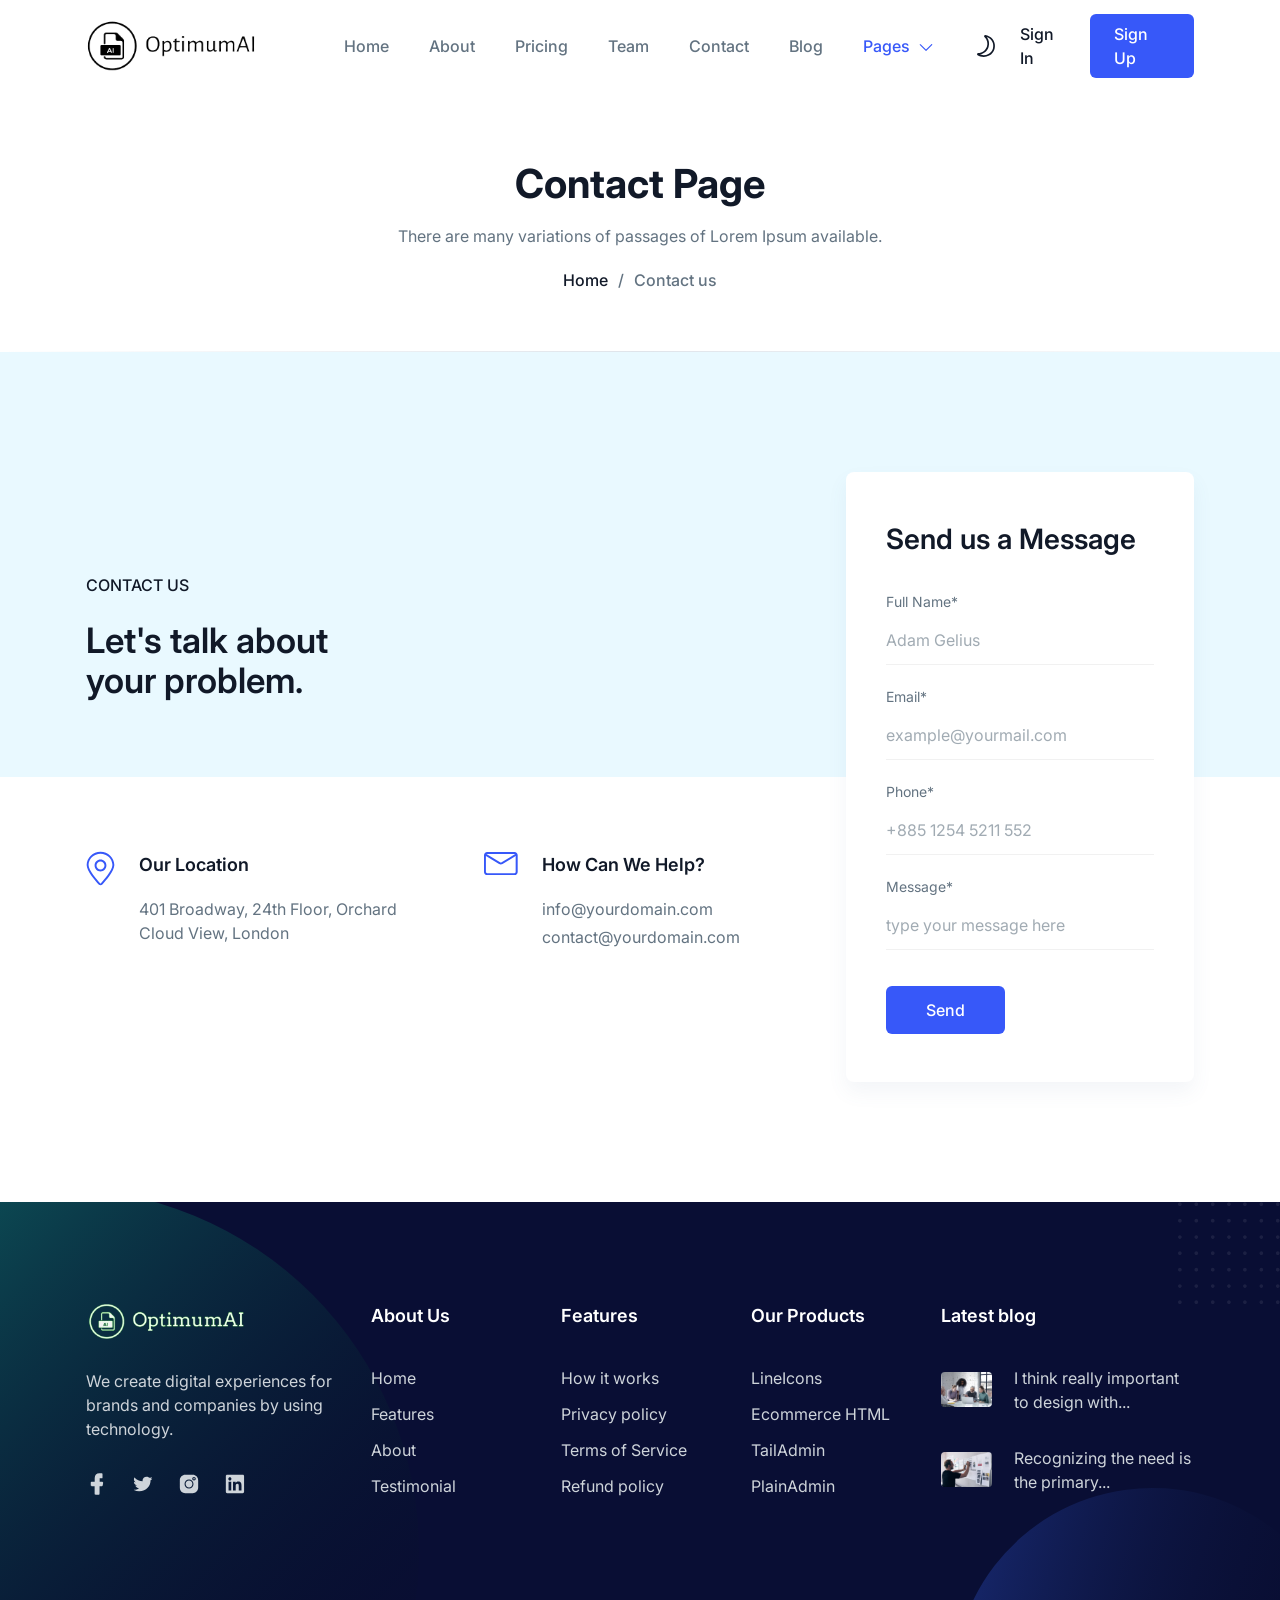
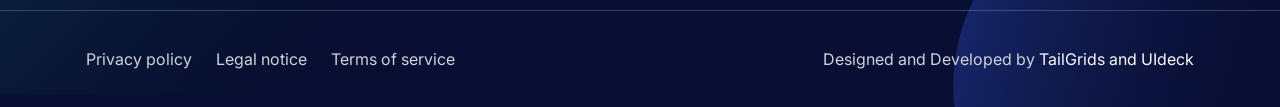
<file: contact.html>
<!DOCTYPE html>
<html lang="en">

<head>
  <meta charset="UTF-8" />
  <meta http-equiv="X-UA-Compatible" content="IE=edge" />
  <meta name="viewport" content="width=device-width, initial-scale=1.0" />
  <title>Contact | Play Tailwind</title>
  <link rel="shortcut icon" href="assets/images/logo/favicon.png" type="image/x-icon" />
  <link rel="stylesheet" href="assets/css/animate.css" />
  <link rel="stylesheet" href="assets/css/tailwind.css" />

  <!-- ==== WOW JS ==== -->
  <script src="assets/js/wow.min.js"></script>
  <script>
    new WOW().init();
  </script>
</head>

<body>
  <!-- ====== Navbar Section Start -->
  <div class="absolute top-0 left-0 z-40 flex items-center w-full bg-transparent ud-header">
    <div class="container">
      <div class="relative flex items-center justify-between -mx-4">
        <div class="max-w-full px-4 w-60">
          <a href="index.html" class="block w-full py-5 navbar-logo">
            <img src="assets/images/logo/dark-logo.png" alt="logo" class="w-full dark:hidden" />
            <img src="assets/images/logo/logo-white.png" alt="logo" class="hidden w-full dark:block" />
          </a>
        </div>
        <div class="flex items-center justify-between w-full px-4">
          <div>
            <button id="navbarToggler"
              class="absolute right-4 top-1/2 block -translate-y-1/2 rounded-lg px-3 py-[6px] ring-primary focus:ring-2 lg:hidden">
              <span class="relative my-[6px] block h-[2px] w-[30px] bg-dark dark:bg-white"></span>
              <span class="relative my-[6px] block h-[2px] w-[30px] bg-dark dark:bg-white"></span>
              <span class="relative my-[6px] block h-[2px] w-[30px] bg-dark dark:bg-white"></span>
            </button>
            <nav id="navbarCollapse"
              class="absolute right-4 top-full hidden w-full max-w-[250px] rounded-lg bg-white dark:bg-dark-2 py-5 shadow-lg lg:static lg:block lg:w-full lg:max-w-full lg:bg-transparent dark:lg:bg-transparent lg:py-0 lg:px-4 lg:shadow-none xl:px-6">
              <ul class="blcok lg:flex 2xl:ml-20">
                <li class="relative group">
                  <a href="#home"
                    class="flex py-2 mx-8 text-base font-medium ud-menu-scroll text-dark dark:text-white group-hover:text-primary lg:mr-0 lg:inline-flex lg:py-6 lg:px-0 lg:text-body-color dark:lg:text-dark-6">
                    Home
                  </a>
                </li>
                <li class="relative group">
                  <a href="/#about"
                    class="flex py-2 mx-8 text-base font-medium ud-menu-scroll text-dark dark:text-white group-hover:text-primary lg:mr-0 lg:ml-7 lg:inline-flex lg:py-6 lg:px-0 lg:text-body-color dark:lg:text-dark-6 xl:ml-10">
                    About
                  </a>
                </li>
                <li class="relative group">
                  <a href="/#pricing"
                    class="flex py-2 mx-8 text-base font-medium ud-menu-scroll text-dark dark:text-white group-hover:text-primary lg:mr-0 lg:ml-7 lg:inline-flex lg:py-6 lg:px-0 lg:text-body-color dark:lg:text-dark-6 xl:ml-10">
                    Pricing
                  </a>
                </li>
                <li class="relative group">
                  <a href="/#team"
                    class="flex py-2 mx-8 text-base font-medium ud-menu-scroll text-dark dark:text-white group-hover:text-primary lg:mr-0 lg:ml-7 lg:inline-flex lg:py-6 lg:px-0 lg:text-body-color dark:lg:text-dark-6 xl:ml-10">
                    Team
                  </a>
                </li>
                <li class="relative group">
                  <a href="/#contact"
                    class="flex py-2 mx-8 text-base font-medium ud-menu-scroll text-dark dark:text-white group-hover:text-primary lg:mr-0 lg:ml-7 lg:inline-flex lg:py-6 lg:px-0 lg:text-body-color dark:lg:text-dark-6 xl:ml-10">
                    Contact
                  </a>
                </li>
                <li class="relative group">
                  <a href="blog-grids.html"
                    class="flex py-2 mx-8 text-base font-medium ud-menu-scroll text-dark dark:text-white group-hover:text-primary lg:mr-0 lg:ml-7 lg:inline-flex lg:py-6 lg:px-0 lg:text-body-color dark:lg:text-dark-6 xl:ml-10">
                    Blog
                  </a>
                </li>
                <li class="relative submenu-item group">
                  <a href="javascript:void(0)"
                    class="relative flex items-center justify-between py-2 mx-8 text-base font-medium text-primary group-hover:text-primary lg:mr-0 lg:ml-8 lg:inline-flex lg:py-6 lg:pl-0 lg:pr-4 xl:ml-10">
                    Pages

                    <svg class="ml-2 fill-current" width="16" height="20" viewBox="0 0 16 20" fill="none"
                      xmlns="http://www.w3.org/2000/svg">
                      <path
                        d="M7.99999 14.9C7.84999 14.9 7.72499 14.85 7.59999 14.75L1.84999 9.10005C1.62499 8.87505 1.62499 8.52505 1.84999 8.30005C2.07499 8.07505 2.42499 8.07505 2.64999 8.30005L7.99999 13.525L13.35 8.25005C13.575 8.02505 13.925 8.02505 14.15 8.25005C14.375 8.47505 14.375 8.82505 14.15 9.05005L8.39999 14.7C8.27499 14.825 8.14999 14.9 7.99999 14.9Z" />
                    </svg>
                  </a>
                  <div
                    class="submenu relative top-full left-0 hidden w-[250px] rounded-sm bg-white dark:bg-dark-2 p-4 transition-[top] duration-300 group-hover:opacity-100 lg:invisible lg:absolute lg:top-[110%] lg:block lg:opacity-0 lg:shadow-lg lg:group-hover:visible lg:group-hover:top-full">
                    <a href="about.html"
                      class="block rounded py-[10px] px-4 text-sm text-body-color dark:text-dark-6 hover:text-primary dark:hover:text-primary">
                      About Page
                    </a>
                    <a href="pricing.html"
                      class="block rounded py-[10px] px-4 text-sm text-body-color dark:text-dark-6 hover:text-primary dark:hover:text-primary">
                      Pricing Page
                    </a>
                    <a href="contact.html"
                      class="block rounded py-[10px] px-4 text-sm text-primary hover:text-primary dark:hover:text-primary">
                      Contact Page
                    </a>
                    <a href="blog-grids.html"
                      class="block rounded py-[10px] px-4 text-sm text-body-color dark:text-dark-6 hover:text-primary dark:hover:text-primary">
                      Blog Grid Page
                    </a>
                    <a href="blog-details.html"
                      class="block rounded py-[10px] px-4 text-sm text-body-color dark:text-dark-6 hover:text-primary dark:hover:text-primary">
                      Blog Details Page
                    </a>
                    <a href="signup.html"
                      class="block rounded py-[10px] px-4 text-sm text-body-color dark:text-dark-6 hover:text-primary dark:hover:text-primary">
                      Sign Up Page
                    </a>
                    <a href="signin.html"
                      class="block rounded py-[10px] px-4 text-sm text-body-color dark:text-dark-6 hover:text-primary dark:hover:text-primary">
                      Sign In Page
                    </a>
                    <a href="404.html"
                      class="block rounded py-[10px] px-4 text-sm text-body-color dark:text-dark-6 hover:text-primary dark:hover:text-primary">
                      404 Page
                    </a>
                  </div>
                </li>
              </ul>
            </nav>
          </div>
          <div class="flex items-center justify-end pr-16 lg:pr-0">
            <label for="themeSwitcher" class="inline-flex items-center cursor-pointer" aria-label="themeSwitcher"
              name="themeSwitcher">
              <input type="checkbox" name="themeSwitcher" id="themeSwitcher" class="sr-only" />
              <span class="block text-dark dark:hidden dark:text-white">
                <svg
                  class="fill-current"
                  width="24"
                  height="24"
                  viewBox="0 0 24 24"
                  fill="none"
                  xmlns="http://www.w3.org/2000/svg"
                >
                  <path
                    d="M13.3125 1.50001C12.675 1.31251 12.0375 1.16251 11.3625 1.05001C10.875 0.975006 10.35 1.23751 10.1625 1.68751C9.93751 2.13751 10.05 2.70001 10.425 3.00001C13.0875 5.47501 14.0625 9.11251 12.975 12.525C11.775 16.3125 8.25001 18.975 4.16251 19.0875C3.63751 19.0875 3.22501 19.425 3.07501 19.9125C2.92501 20.4 3.15001 20.925 3.56251 21.1875C4.50001 21.75 5.43751 22.2 6.37501 22.5C7.46251 22.8375 8.58751 22.9875 9.71251 22.9875C11.625 22.9875 13.5 22.5 15.1875 21.5625C17.85 20.1 19.725 17.7375 20.55 14.8875C22.1625 9.26251 18.975 3.37501 13.3125 1.50001ZM18.9375 14.4C18.2625 16.8375 16.6125 18.825 14.4 20.0625C12.075 21.3375 9.41251 21.6 6.90001 20.85C6.63751 20.775 6.33751 20.6625 6.07501 20.55C10.05 19.7625 13.35 16.9125 14.5875 13.0125C15.675 9.56251 15 5.92501 12.7875 3.07501C17.5875 4.68751 20.2875 9.67501 18.9375 14.4Z"
                  />
                </svg>
              </span>
              <span class="hidden text-dark dark:block dark:text-white">
                <svg
                  class="fill-current"
                  width="24"
                  height="24"
                  viewBox="0 0 24 24"
                  fill="none"
                  xmlns="http://www.w3.org/2000/svg"
                >
                  <g clip-path="url(#clip0_2172_3070)">
                    <path
                      d="M12 6.89999C9.18752 6.89999 6.90002 9.18749 6.90002 12C6.90002 14.8125 9.18752 17.1 12 17.1C14.8125 17.1 17.1 14.8125 17.1 12C17.1 9.18749 14.8125 6.89999 12 6.89999ZM12 15.4125C10.125 15.4125 8.58752 13.875 8.58752 12C8.58752 10.125 10.125 8.58749 12 8.58749C13.875 8.58749 15.4125 10.125 15.4125 12C15.4125 13.875 13.875 15.4125 12 15.4125Z"
                    />
                    <path
                      d="M12 4.2375C12.45 4.2375 12.8625 3.8625 12.8625 3.375V1.5C12.8625 1.05 12.4875 0.637497 12 0.637497C11.55 0.637497 11.1375 1.0125 11.1375 1.5V3.4125C11.175 3.8625 11.55 4.2375 12 4.2375Z"
                    />
                    <path
                      d="M12 19.7625C11.55 19.7625 11.1375 20.1375 11.1375 20.625V22.5C11.1375 22.95 11.5125 23.3625 12 23.3625C12.45 23.3625 12.8625 22.9875 12.8625 22.5V20.5875C12.8625 20.1375 12.45 19.7625 12 19.7625Z"
                    />
                    <path
                      d="M18.1125 6.74999C18.3375 6.74999 18.5625 6.67499 18.7125 6.48749L19.9125 5.28749C20.25 4.94999 20.25 4.42499 19.9125 4.08749C19.575 3.74999 19.05 3.74999 18.7125 4.08749L17.5125 5.28749C17.175 5.62499 17.175 6.14999 17.5125 6.48749C17.6625 6.67499 17.8875 6.74999 18.1125 6.74999Z"
                    />
                    <path
                      d="M5.32501 17.5125L4.12501 18.675C3.78751 19.0125 3.78751 19.5375 4.12501 19.875C4.27501 20.025 4.50001 20.1375 4.72501 20.1375C4.95001 20.1375 5.17501 20.0625 5.32501 19.875L6.52501 18.675C6.86251 18.3375 6.86251 17.8125 6.52501 17.475C6.18751 17.175 5.62501 17.175 5.32501 17.5125Z"
                    />
                    <path
                      d="M22.5 11.175H20.5875C20.1375 11.175 19.725 11.55 19.725 12.0375C19.725 12.4875 20.1 12.9 20.5875 12.9H22.5C22.95 12.9 23.3625 12.525 23.3625 12.0375C23.3625 11.55 22.95 11.175 22.5 11.175Z"
                    />
                    <path
                      d="M4.23751 12C4.23751 11.55 3.86251 11.1375 3.37501 11.1375H1.50001C1.05001 11.1375 0.637512 11.5125 0.637512 12C0.637512 12.45 1.01251 12.8625 1.50001 12.8625H3.41251C3.86251 12.8625 4.23751 12.45 4.23751 12Z"
                    />
                    <path
                      d="M18.675 17.5125C18.3375 17.175 17.8125 17.175 17.475 17.5125C17.1375 17.85 17.1375 18.375 17.475 18.7125L18.675 19.9125C18.825 20.0625 19.05 20.175 19.275 20.175C19.5 20.175 19.725 20.1 19.875 19.9125C20.2125 19.575 20.2125 19.05 19.875 18.7125L18.675 17.5125Z"
                    />
                    <path
                      d="M5.32501 4.125C4.98751 3.7875 4.46251 3.7875 4.12501 4.125C3.78751 4.4625 3.78751 4.9875 4.12501 5.325L5.32501 6.525C5.47501 6.675 5.70001 6.7875 5.92501 6.7875C6.15001 6.7875 6.37501 6.7125 6.52501 6.525C6.86251 6.1875 6.86251 5.6625 6.52501 5.325L5.32501 4.125Z"
                    />
                  </g>
                  <defs>
                    <clipPath id="clip0_2172_3070">
                      <rect width="24" height="24" fill="white" />
                    </clipPath>
                  </defs>
                </svg>
              </span>
            </label>
            <div class="hidden sm:flex">
              <a href="signin.html"
                class="loginBtn py-2 px-[22px] text-base font-medium text-dark dark:text-white hover:opacity-70">
                Sign In
              </a>
              <a href="signup.html"
                class="px-6 py-2 text-base font-medium text-white duration-300 ease-in-out rounded-md signUpBtn bg-primary hover:bg-blue-dark">
                Sign Up
              </a>
            </div>
          </div>
        </div>
      </div>
    </div>
  </div>
  <!-- ====== Navbar Section End -->

  <!-- ====== Banner Section Start -->
  <div class="relative z-10 overflow-hidden pt-[120px] pb-[60px] md:pt-[130px] lg:pt-[160px] dark:bg-dark">
    <div
      class="absolute bottom-0 left-0 w-full h-px bg-gradient-to-r from-stroke/0 via-stroke dark:via-dark-3 to-stroke/0">
    </div>
    <div class="container">
      <div class="flex flex-wrap items-center -mx-4">
        <div class="w-full px-4">
          <div class="text-center">
            <h1 class="mb-4 text-3xl font-bold text-dark dark:text-white sm:text-4xl md:text-[40px] md:leading-[1.2]">
              Contact Page</h1>
            <p class="mb-5 text-base text-body-color dark:text-dark-6">
              There are many variations of passages of Lorem Ipsum available.
            </p>

            <ul class="flex items-center justify-center gap-[10px]">
              <li>
                <a href="index.html"
                  class="flex items-center gap-[10px] text-base font-medium text-dark dark:text-white">
                  Home
                </a>
              </li>
              <li>
                <a href="javascript:void(0)" class="flex items-center gap-[10px] text-base font-medium text-body-color">
                  <span class="text-body-color dark:text-dark-6"> / </span>
                  Contact us
                </a>
              </li>
            </ul>
          </div>
        </div>
      </div>
    </div>
  </div>
  <!-- ====== Banner Section End -->

  <!-- ====== Contact Start ====== -->
  <section id="contact" class="relative py-20 md:py-[120px]">
    <div class="absolute top-0 left-0 -z-[1] w-full dark:bg-dark h-full"></div>
    <div class="absolute top-0 left-0 -z-[1] h-1/2 w-full bg-[#E9F9FF] dark:bg-dark-700 lg:h-[45%] xl:h-1/2"></div>
    <div class="container px-4">
      <div class="flex flex-wrap items-center -mx-4">
        <div class="w-full px-4 lg:w-7/12 xl:w-8/12">
          <div class="ud-contact-content-wrapper">
            <div class="ud-contact-title mb-12 lg:mb-[150px]">
              <span class="block mb-6 text-base font-medium text-dark dark:text-white">
                CONTACT US
              </span>
              <h2 class="max-w-[260px] text-[35px] leading-[1.14] font-semibold text-dark dark:text-white">
                Let's talk about your problem.
              </h2>
            </div>
            <div class="flex flex-wrap justify-between mb-12 lg:mb-0">
              <div class="mb-8 flex w-[330px] max-w-full">
                <div class="mr-6 text-[32px] text-primary">
                  <svg width="29" height="35" viewBox="0 0 29 35" class="fill-current">
                    <path
                      d="M14.5 0.710938C6.89844 0.710938 0.664062 6.72656 0.664062 14.0547C0.664062 19.9062 9.03125 29.5859 12.6406 33.5234C13.1328 34.0703 13.7891 34.3437 14.5 34.3437C15.2109 34.3437 15.8672 34.0703 16.3594 33.5234C19.9688 29.6406 28.3359 19.9062 28.3359 14.0547C28.3359 6.67188 22.1016 0.710938 14.5 0.710938ZM14.9375 32.2109C14.6641 32.4844 14.2812 32.4844 14.0625 32.2109C11.3828 29.3125 2.57812 19.3594 2.57812 14.0547C2.57812 7.71094 7.9375 2.625 14.5 2.625C21.0625 2.625 26.4219 7.76562 26.4219 14.0547C26.4219 19.3594 17.6172 29.2578 14.9375 32.2109Z" />
                    <path
                      d="M14.5 8.58594C11.2734 8.58594 8.59375 11.2109 8.59375 14.4922C8.59375 17.7188 11.2187 20.3984 14.5 20.3984C17.7812 20.3984 20.4062 17.7734 20.4062 14.4922C20.4062 11.2109 17.7266 8.58594 14.5 8.58594ZM14.5 18.4297C12.3125 18.4297 10.5078 16.625 10.5078 14.4375C10.5078 12.25 12.3125 10.4453 14.5 10.4453C16.6875 10.4453 18.4922 12.25 18.4922 14.4375C18.4922 16.625 16.6875 18.4297 14.5 18.4297Z" />
                  </svg>
                </div>
                <div>
                  <h5 class="mb-[18px] text-lg font-semibold text-dark dark:text-white">Our Location</h5>
                  <p class="text-base text-body-color dark:text-dark-6">
                    401 Broadway, 24th Floor, Orchard Cloud View, London
                  </p>
                </div>
              </div>
              <div class="mb-8 flex w-[330px] max-w-full">
                <div class="mr-6 text-[32px] text-primary">
                  <svg width="34" height="25" viewBox="0 0 34 25" class="fill-current">
                    <path
                      d="M30.5156 0.960938H3.17188C1.42188 0.960938 0 2.38281 0 4.13281V20.9219C0 22.6719 1.42188 24.0938 3.17188 24.0938H30.5156C32.2656 24.0938 33.6875 22.6719 33.6875 20.9219V4.13281C33.6875 2.38281 32.2656 0.960938 30.5156 0.960938ZM30.5156 2.875C30.7891 2.875 31.0078 2.92969 31.2266 3.09375L17.6094 11.3516C17.1172 11.625 16.5703 11.625 16.0781 11.3516L2.46094 3.09375C2.67969 2.98438 2.89844 2.875 3.17188 2.875H30.5156ZM30.5156 22.125H3.17188C2.51562 22.125 1.91406 21.5781 1.91406 20.8672V5.00781L15.0391 12.9922C15.5859 13.3203 16.1875 13.4844 16.7891 13.4844C17.3906 13.4844 17.9922 13.3203 18.5391 12.9922L31.6641 5.00781V20.8672C31.7734 21.5781 31.1719 22.125 30.5156 22.125Z" />
                  </svg>
                </div>
                <div>
                  <h5 class="mb-[18px] text-lg font-semibold text-dark dark:text-white">How Can We Help?</h5>
                  <p class="text-base text-body-color dark:text-dark-6">info@yourdomain.com</p>
                  <p class="mt-1 text-base text-body-color dark:text-dark-6">
                    contact@yourdomain.com
                  </p>
                </div>
              </div>
            </div>
          </div>
        </div>
        <div class="w-full px-4 lg:w-5/12 xl:w-4/12">
          <div
            class="wow fadeInUp rounded-lg bg-white dark:bg-dark-2 py-10 px-8 shadow-testimonial dark:shadow-none sm:py-12 sm:px-10 md:p-[60px] lg:p-10 lg:py-12 lg:px-10 2xl:p-[60px]"
            data-wow-delay=".2s
                ">
            <h3 class="mb-8 text-2xl font-semibold md:text-[28px] md:leading-[1.42] text-dark dark:text-white">
              Send us a Message
            </h3>
            <form>
              <div class="mb-[22px]">
                <label for="fullName" class="block mb-4 text-sm text-body-color dark:text-dark-6">Full Name*</label>
                <input type="text" name="fullName" placeholder="Adam Gelius"
                  class="bg-transparent w-full text-body-color dark:text-dark-6 placeholder:text-body-color/60 border-0 border-b border-[#f1f1f1] dark:border-dark-3 pb-3 focus:border-primary focus:outline-none" />
              </div>
              <div class="mb-[22px]">
                <label for="email" class="block mb-4 text-sm text-body-color dark:text-dark-6">Email*</label>
                <input type="email" name="email" placeholder="example@yourmail.com"
                  class="bg-transparent w-full text-body-color dark:text-dark-6 placeholder:text-body-color/60 border-0 border-b border-[#f1f1f1] dark:border-dark-3 pb-3 focus:border-primary focus:outline-none" />
              </div>
              <div class="mb-[22px]">
                <label for="phone" class="block mb-4 text-sm text-body-color dark:text-dark-6">Phone*</label>
                <input type="text" name="phone" placeholder="+885 1254 5211 552"
                  class="bg-transparent w-full text-body-color dark:text-dark-6 placeholder:text-body-color/60 border-0 border-b border-[#f1f1f1] dark:border-dark-3 pb-3 focus:border-primary focus:outline-none" />
              </div>
              <div class="mb-[30px]">
                <label for="message" class="block mb-4 text-sm text-body-color dark:text-dark-6">Message*</label>
                <textarea name="message" rows="1" placeholder="type your message here"
                  class="bg-transparent w-full text-body-color dark:text-dark-6 placeholder:text-body-color/60 resize-none border-0 border-b border-[#f1f1f1] dark:border-dark-3 pb-3 focus:border-primary focus:outline-none"></textarea>
              </div>
              <div class="mb-0">
                <button type="submit"
                  class="inline-flex items-center justify-center px-10 py-3 text-base font-medium text-white transition duration-300 ease-in-out rounded-md bg-primary hover:bg-blue-dark">
                  Send
                </button>
              </div>
            </form>
          </div>
        </div>
      </div>
    </div>
  </section>
  <!-- ====== Contact End ====== -->

  <!-- ====== Footer Section Start -->
  <footer class="wow fadeInUp relative z-10 bg-[#090E34] pt-20 lg:pt-[100px]" data-wow-delay=".15s">
    <div class="container">
      <div class="flex flex-wrap -mx-4">
        <div class="w-full px-4 sm:w-1/2 md:w-1/2 lg:w-4/12 xl:w-3/12">
          <div class="w-full mb-10">
            <a href="javascript:void(0)" class="mb-6 inline-block max-w-[160px]">
              <img src="assets/images/logo/logo-white.png" alt="logo" class="max-w-full" />
            </a>
            <p class="mb-8 max-w-[270px] text-base text-gray-7">
              We create digital experiences for brands and companies by using
              technology.
            </p>
            <div class="flex items-center -mx-3">
              <a href="javascript:void(0)" class="px-3 text-gray-7 hover:text-white">
                <svg width="22" height="22" viewBox="0 0 22 22" fill="none" xmlns="http://www.w3.org/2000/svg"
                  class="fill-current">
                  <path
                    d="M16.294 8.86875H14.369H13.6815V8.18125V6.05V5.3625H14.369H15.8128C16.1909 5.3625 16.5003 5.0875 16.5003 4.675V1.03125C16.5003 0.653125 16.2253 0.34375 15.8128 0.34375H13.3034C10.5878 0.34375 8.69714 2.26875 8.69714 5.12187V8.1125V8.8H8.00964H5.67214C5.19089 8.8 4.74402 9.17812 4.74402 9.72812V12.2031C4.74402 12.6844 5.12214 13.1313 5.67214 13.1313H7.94089H8.62839V13.8188V20.7281C8.62839 21.2094 9.00652 21.6562 9.55652 21.6562H12.7878C12.994 21.6562 13.1659 21.5531 13.3034 21.4156C13.4409 21.2781 13.544 21.0375 13.544 20.8312V13.8531V13.1656H14.2659H15.8128C16.2596 13.1656 16.6034 12.8906 16.6721 12.4781V12.4438V12.4094L17.1534 10.0375C17.1878 9.79688 17.1534 9.52187 16.9471 9.24687C16.8784 9.075 16.569 8.90312 16.294 8.86875Z" />
                </svg>
              </a>
              <a href="javascript:void(0)" class="px-3 text-gray-7 hover:text-white">
                <svg width="22" height="22" viewBox="0 0 22 22" fill="none" xmlns="http://www.w3.org/2000/svg"
                  class="fill-current">
                  <path
                    d="M20.1236 5.91236C20.2461 5.76952 20.0863 5.58286 19.905 5.64972C19.5004 5.79896 19.1306 5.8974 18.5837 5.95817C19.2564 5.58362 19.5693 5.04828 19.8237 4.39259C19.885 4.23443 19.7 4.09092 19.5406 4.16647C18.8931 4.47345 18.1945 4.70121 17.4599 4.83578C16.7338 4.11617 15.6988 3.6665 14.5539 3.6665C12.3554 3.6665 10.5725 5.32454 10.5725 7.36908C10.5725 7.65933 10.6081 7.94206 10.6752 8.21276C7.51486 8.06551 4.6968 6.71359 2.73896 4.64056C2.60477 4.49848 2.36128 4.51734 2.27772 4.69063C2.05482 5.15296 1.93056 5.66584 1.93056 6.20582C1.93056 7.49014 2.6332 8.62331 3.70132 9.28732C3.22241 9.27293 2.76441 9.17961 2.34234 9.02125C2.13684 8.94416 1.90127 9.07964 1.92888 9.28686C2.14084 10.8781 3.42915 12.1909 5.09205 12.5011C4.75811 12.586 4.40639 12.6311 4.04253 12.6311C3.95431 12.6311 3.86685 12.6284 3.78019 12.6231C3.55967 12.6094 3.38044 12.8067 3.47499 12.9954C4.09879 14.2404 5.44575 15.1096 7.0132 15.1367C5.65077 16.13 3.93418 16.7218 2.06882 16.7218C1.83882 16.7218 1.74015 17.0175 1.9442 17.1178C3.52016 17.8924 5.31487 18.3332 7.22182 18.3332C14.545 18.3332 18.549 12.6914 18.549 7.79843C18.549 7.63827 18.545 7.47811 18.5377 7.31945C19.1321 6.92012 19.6664 6.44528 20.1236 5.91236Z" />
                </svg>
              </a>
              <a href="javascript:void(0)" class="px-3 text-gray-7 hover:text-white">
                <svg width="22" height="22" viewBox="0 0 22 22" fill="none" xmlns="http://www.w3.org/2000/svg"
                  class="fill-current">
                  <path
                    d="M11.0297 14.4305C12.9241 14.4305 14.4598 12.8948 14.4598 11.0004C14.4598 9.10602 12.9241 7.57031 11.0297 7.57031C9.13529 7.57031 7.59958 9.10602 7.59958 11.0004C7.59958 12.8948 9.13529 14.4305 11.0297 14.4305Z" />
                  <path
                    d="M14.7554 1.8335H7.24463C4.25807 1.8335 1.83334 4.25823 1.83334 7.24479V14.6964C1.83334 17.7421 4.25807 20.1668 7.24463 20.1668H14.6962C17.7419 20.1668 20.1667 17.7421 20.1667 14.7555V7.24479C20.1667 4.25823 17.7419 1.8335 14.7554 1.8335ZM11.0296 15.4948C8.51614 15.4948 6.53496 13.4545 6.53496 11.0002C6.53496 8.54586 8.54571 6.50554 11.0296 6.50554C13.4839 6.50554 15.4946 8.54586 15.4946 11.0002C15.4946 13.4545 13.5134 15.4948 11.0296 15.4948ZM17.2393 6.91952C16.9436 7.24479 16.5 7.42221 15.9973 7.42221C15.5538 7.42221 15.1102 7.24479 14.7554 6.91952C14.4301 6.59425 14.2527 6.18027 14.2527 5.67758C14.2527 5.17489 14.4301 4.79049 14.7554 4.43565C15.0807 4.08081 15.4946 3.90339 15.9973 3.90339C16.4409 3.90339 16.914 4.08081 17.2393 4.40608C17.535 4.79049 17.7419 5.23403 17.7419 5.70715C17.7124 6.18027 17.535 6.59425 17.2393 6.91952Z" />
                  <path
                    d="M16.0276 4.96777C15.6432 4.96777 15.318 5.29304 15.318 5.67745C15.318 6.06186 15.6432 6.38713 16.0276 6.38713C16.412 6.38713 16.7373 6.06186 16.7373 5.67745C16.7373 5.29304 16.4416 4.96777 16.0276 4.96777Z" />
                </svg>
              </a>
              <a href="javascript:void(0)" class="px-3 text-gray-7 hover:text-white">
                <svg width="22" height="22" viewBox="0 0 22 22" fill="none" xmlns="http://www.w3.org/2000/svg"
                  class="fill-current">
                  <path
                    d="M18.8065 1.8335H3.16399C2.42474 1.8335 1.83334 2.42489 1.83334 3.16414V18.8362C1.83334 19.5459 2.42474 20.1668 3.16399 20.1668H18.7473C19.4866 20.1668 20.078 19.5754 20.078 18.8362V3.13457C20.1371 2.42489 19.5457 1.8335 18.8065 1.8335ZM7.24464 17.4168H4.55379V8.69371H7.24464V17.4168ZM5.88443 7.48135C4.99733 7.48135 4.31721 6.77167 4.31721 5.91414C4.31721 5.05661 5.0269 4.34694 5.88443 4.34694C6.74196 4.34694 7.45163 5.05661 7.45163 5.91414C7.45163 6.77167 6.8011 7.48135 5.88443 7.48135ZM17.4463 17.4168H14.7554V13.1883C14.7554 12.183 14.7258 10.8523 13.336 10.8523C11.9167 10.8523 11.7097 11.976 11.7097 13.0996V17.4168H9.01884V8.69371H11.6506V9.90608H11.6801C12.0645 9.1964 12.9221 8.48672 14.2527 8.48672C17.0027 8.48672 17.5054 10.2609 17.5054 12.6856V17.4168H17.4463Z" />
                </svg>
              </a>
            </div>
          </div>
        </div>
        <div class="w-full px-4 sm:w-1/2 md:w-1/2 lg:w-2/12 xl:w-2/12">
          <div class="w-full mb-10">
            <h4 class="text-lg font-semibold text-white mb-9">About Us</h4>
            <ul>
              <li>
                <a href="javascript:void(0)" class="inline-block mb-3 text-base text-gray-7 hover:text-primary">
                  Home
                </a>
              </li>
              <li>
                <a href="javascript:void(0)" class="inline-block mb-3 text-base text-gray-7 hover:text-primary">
                  Features
                </a>
              </li>
              <li>
                <a href="javascript:void(0)" class="inline-block mb-3 text-base text-gray-7 hover:text-primary">
                  About
                </a>
              </li>
              <li>
                <a href="javascript:void(0)" class="inline-block mb-3 text-base text-gray-7 hover:text-primary">
                  Testimonial
                </a>
              </li>
            </ul>
          </div>
        </div>
        <div class="w-full px-4 sm:w-1/2 md:w-1/2 lg:w-3/12 xl:w-2/12">
          <div class="w-full mb-10">
            <h4 class="text-lg font-semibold text-white mb-9">Features</h4>
            <ul>
              <li>
                <a href="javascript:void(0)" class="inline-block mb-3 text-base text-gray-7 hover:text-primary">
                  How it works
                </a>
              </li>
              <li>
                <a href="javascript:void(0)" class="inline-block mb-3 text-base text-gray-7 hover:text-primary">
                  Privacy policy
                </a>
              </li>
              <li>
                <a href="javascript:void(0)" class="inline-block mb-3 text-base text-gray-7 hover:text-primary">
                  Terms of Service
                </a>
              </li>
              <li>
                <a href="javascript:void(0)" class="inline-block mb-3 text-base text-gray-7 hover:text-primary">
                  Refund policy
                </a>
              </li>
            </ul>
          </div>
        </div>
        <div class="w-full px-4 sm:w-1/2 md:w-1/2 lg:w-3/12 xl:w-2/12">
          <div class="w-full mb-10">
            <h4 class="text-lg font-semibold text-white mb-9">
              Our Products
            </h4>
            <ul>
              <li>
                <a href="javascript:void(0)" class="inline-block mb-3 text-base text-gray-7 hover:text-primary">
                  LineIcons
                </a>
              </li>
              <li>
                <a href="javascript:void(0)" class="inline-block mb-3 text-base text-gray-7 hover:text-primary">
                  Ecommerce HTML
                </a>
              </li>
              <li>
                <a href="javascript:void(0)" class="inline-block mb-3 text-base text-gray-7 hover:text-primary">
                  TailAdmin
                </a>
              </li>
              <li>
                <a href="javascript:void(0)" class="inline-block mb-3 text-base text-gray-7 hover:text-primary">
                  PlainAdmin
                </a>
              </li>
            </ul>
          </div>
        </div>
        <div class="w-full px-4 md:w-2/3 lg:w-6/12 xl:w-3/12">
          <div class="w-full mb-10">
            <h4 class="text-lg font-semibold text-white mb-9">Latest blog</h4>
            <div class="flex flex-col gap-8">
              <a href="blog-details.html" class="group flex items-center gap-[22px]">
                <div class="overflow-hidden rounded">
                  <img src="./assets/images/blog/blog-footer-01.jpg" alt="blog">
                </div>
                <span class="max-w-[180px] text-gray-7 text-base group-hover:text-white">
                  I think really important to design with...
                </span>
              </a>
              <a href="blog-details.html" class="group flex items-center gap-[22px]">
                <div class="overflow-hidden rounded">
                  <img src="./assets/images/blog/blog-footer-02.jpg" alt="blog">
                </div>
                <span class="max-w-[180px] text-gray-7 text-base group-hover:text-white">
                  Recognizing the need is the primary...
                </span>
              </a>
            </div>
          </div>
        </div>
      </div>
    </div>

    <div class="mt-12 border-t border-[#8890A4] border-opacity-40 py-8 lg:mt-[60px]">
      <div class="container">
        <div class="flex flex-wrap -mx-4">
          <div class="w-full px-4 md:w-2/3 lg:w-1/2">
            <div class="my-1">
              <div class="flex items-center justify-center -mx-3 md:justify-start">
                <a href="javascript:void(0)" class="px-3 text-base text-gray-7 hover:text-white hover:underline">
                  Privacy policy
                </a>
                <a href="javascript:void(0)" class="px-3 text-base text-gray-7 hover:text-white hover:underline">
                  Legal notice
                </a>
                <a href="javascript:void(0)" class="px-3 text-base text-gray-7 hover:text-white hover:underline">
                  Terms of service
                </a>
              </div>
            </div>
          </div>
          <div class="w-full px-4 md:w-1/3 lg:w-1/2">
            <div class="flex justify-center my-1 md:justify-end">
              <p class="text-base text-gray-7">
                Designed and Developed by
                <a href="https://tailgrids.com" rel="nofollow noopner" target="_blank"
                  class="text-gray-1 hover:underline">
                  TailGrids and UIdeck
                </a>
              </p>
            </div>
          </div>
        </div>
      </div>
    </div>

    <div>
      <span class="absolute left-0 top-0 z-[-1]">
        <img src="assets/images/footer/shape-1.svg" alt="" />
      </span>

      <span class="absolute bottom-0 right-0 z-[-1]">
        <img src="assets/images/footer/shape-3.svg" alt="" />
      </span>

      <span class="absolute top-0 right-0 z-[-1]">
        <svg width="102" height="102" viewBox="0 0 102 102" fill="none" xmlns="http://www.w3.org/2000/svg">
          <path
            d="M1.8667 33.1956C2.89765 33.1956 3.7334 34.0318 3.7334 35.0633C3.7334 36.0947 2.89765 36.9309 1.8667 36.9309C0.835744 36.9309 4.50645e-08 36.0947 0 35.0633C-4.50645e-08 34.0318 0.835744 33.1956 1.8667 33.1956Z"
            fill="white" fill-opacity="0.08"></path>
          <path
            d="M18.2939 33.1956C19.3249 33.1956 20.1606 34.0318 20.1606 35.0633C20.1606 36.0947 19.3249 36.9309 18.2939 36.9309C17.263 36.9309 16.4272 36.0947 16.4272 35.0633C16.4272 34.0318 17.263 33.1956 18.2939 33.1956Z"
            fill="white" fill-opacity="0.08"></path>
          <path
            d="M34.7209 33.195C35.7519 33.195 36.5876 34.0311 36.5876 35.0626C36.5876 36.0941 35.7519 36.9303 34.7209 36.9303C33.69 36.9303 32.8542 36.0941 32.8542 35.0626C32.8542 34.0311 33.69 33.195 34.7209 33.195Z"
            fill="white" fill-opacity="0.08"></path>
          <path
            d="M50.9341 33.195C51.965 33.195 52.8008 34.0311 52.8008 35.0626C52.8008 36.0941 51.965 36.9303 50.9341 36.9303C49.9031 36.9303 49.0674 36.0941 49.0674 35.0626C49.0674 34.0311 49.9031 33.195 50.9341 33.195Z"
            fill="white" fill-opacity="0.08"></path>
          <path
            d="M1.8667 16.7605C2.89765 16.7605 3.7334 17.5966 3.7334 18.6281C3.7334 19.6596 2.89765 20.4957 1.8667 20.4957C0.835744 20.4957 4.50645e-08 19.6596 0 18.6281C-4.50645e-08 17.5966 0.835744 16.7605 1.8667 16.7605Z"
            fill="white" fill-opacity="0.08"></path>
          <path
            d="M18.2939 16.7605C19.3249 16.7605 20.1606 17.5966 20.1606 18.6281C20.1606 19.6596 19.3249 20.4957 18.2939 20.4957C17.263 20.4957 16.4272 19.6596 16.4272 18.6281C16.4272 17.5966 17.263 16.7605 18.2939 16.7605Z"
            fill="white" fill-opacity="0.08"></path>
          <path
            d="M34.7209 16.7605C35.7519 16.7605 36.5876 17.5966 36.5876 18.6281C36.5876 19.6596 35.7519 20.4957 34.7209 20.4957C33.69 20.4957 32.8542 19.6596 32.8542 18.6281C32.8542 17.5966 33.69 16.7605 34.7209 16.7605Z"
            fill="white" fill-opacity="0.08"></path>
          <path
            d="M50.9341 16.7605C51.965 16.7605 52.8008 17.5966 52.8008 18.6281C52.8008 19.6596 51.965 20.4957 50.9341 20.4957C49.9031 20.4957 49.0674 19.6596 49.0674 18.6281C49.0674 17.5966 49.9031 16.7605 50.9341 16.7605Z"
            fill="white" fill-opacity="0.08"></path>
          <path
            d="M1.8667 0.324951C2.89765 0.324951 3.7334 1.16115 3.7334 2.19261C3.7334 3.22408 2.89765 4.06024 1.8667 4.06024C0.835744 4.06024 4.50645e-08 3.22408 0 2.19261C-4.50645e-08 1.16115 0.835744 0.324951 1.8667 0.324951Z"
            fill="white" fill-opacity="0.08"></path>
          <path
            d="M18.2939 0.324951C19.3249 0.324951 20.1606 1.16115 20.1606 2.19261C20.1606 3.22408 19.3249 4.06024 18.2939 4.06024C17.263 4.06024 16.4272 3.22408 16.4272 2.19261C16.4272 1.16115 17.263 0.324951 18.2939 0.324951Z"
            fill="white" fill-opacity="0.08"></path>
          <path
            d="M34.7209 0.325302C35.7519 0.325302 36.5876 1.16147 36.5876 2.19293C36.5876 3.2244 35.7519 4.06056 34.7209 4.06056C33.69 4.06056 32.8542 3.2244 32.8542 2.19293C32.8542 1.16147 33.69 0.325302 34.7209 0.325302Z"
            fill="white" fill-opacity="0.08"></path>
          <path
            d="M50.9341 0.325302C51.965 0.325302 52.8008 1.16147 52.8008 2.19293C52.8008 3.2244 51.965 4.06056 50.9341 4.06056C49.9031 4.06056 49.0674 3.2244 49.0674 2.19293C49.0674 1.16147 49.9031 0.325302 50.9341 0.325302Z"
            fill="white" fill-opacity="0.08"></path>
          <path
            d="M66.9037 33.1956C67.9346 33.1956 68.7704 34.0318 68.7704 35.0633C68.7704 36.0947 67.9346 36.9309 66.9037 36.9309C65.8727 36.9309 65.037 36.0947 65.037 35.0633C65.037 34.0318 65.8727 33.1956 66.9037 33.1956Z"
            fill="white" fill-opacity="0.08"></path>
          <path
            d="M83.3307 33.1956C84.3616 33.1956 85.1974 34.0318 85.1974 35.0633C85.1974 36.0947 84.3616 36.9309 83.3307 36.9309C82.2997 36.9309 81.464 36.0947 81.464 35.0633C81.464 34.0318 82.2997 33.1956 83.3307 33.1956Z"
            fill="white" fill-opacity="0.08"></path>
          <path
            d="M99.7576 33.1956C100.789 33.1956 101.624 34.0318 101.624 35.0633C101.624 36.0947 100.789 36.9309 99.7576 36.9309C98.7266 36.9309 97.8909 36.0947 97.8909 35.0633C97.8909 34.0318 98.7266 33.1956 99.7576 33.1956Z"
            fill="white" fill-opacity="0.08"></path>
          <path
            d="M66.9037 16.7605C67.9346 16.7605 68.7704 17.5966 68.7704 18.6281C68.7704 19.6596 67.9346 20.4957 66.9037 20.4957C65.8727 20.4957 65.037 19.6596 65.037 18.6281C65.037 17.5966 65.8727 16.7605 66.9037 16.7605Z"
            fill="white" fill-opacity="0.08"></path>
          <path
            d="M83.3307 16.7605C84.3616 16.7605 85.1974 17.5966 85.1974 18.6281C85.1974 19.6596 84.3616 20.4957 83.3307 20.4957C82.2997 20.4957 81.464 19.6596 81.464 18.6281C81.464 17.5966 82.2997 16.7605 83.3307 16.7605Z"
            fill="white" fill-opacity="0.08"></path>
          <path
            d="M99.7576 16.7605C100.789 16.7605 101.624 17.5966 101.624 18.6281C101.624 19.6596 100.789 20.4957 99.7576 20.4957C98.7266 20.4957 97.8909 19.6596 97.8909 18.6281C97.8909 17.5966 98.7266 16.7605 99.7576 16.7605Z"
            fill="white" fill-opacity="0.08"></path>
          <path
            d="M66.9037 0.324966C67.9346 0.324966 68.7704 1.16115 68.7704 2.19261C68.7704 3.22408 67.9346 4.06024 66.9037 4.06024C65.8727 4.06024 65.037 3.22408 65.037 2.19261C65.037 1.16115 65.8727 0.324966 66.9037 0.324966Z"
            fill="white" fill-opacity="0.08"></path>
          <path
            d="M83.3307 0.324951C84.3616 0.324951 85.1974 1.16115 85.1974 2.19261C85.1974 3.22408 84.3616 4.06024 83.3307 4.06024C82.2997 4.06024 81.464 3.22408 81.464 2.19261C81.464 1.16115 82.2997 0.324951 83.3307 0.324951Z"
            fill="white" fill-opacity="0.08"></path>
          <path
            d="M99.7576 0.324951C100.789 0.324951 101.624 1.16115 101.624 2.19261C101.624 3.22408 100.789 4.06024 99.7576 4.06024C98.7266 4.06024 97.8909 3.22408 97.8909 2.19261C97.8909 1.16115 98.7266 0.324951 99.7576 0.324951Z"
            fill="white" fill-opacity="0.08"></path>
          <path
            d="M1.8667 82.2029C2.89765 82.2029 3.7334 83.039 3.7334 84.0705C3.7334 85.102 2.89765 85.9382 1.8667 85.9382C0.835744 85.9382 4.50645e-08 85.102 0 84.0705C-4.50645e-08 83.039 0.835744 82.2029 1.8667 82.2029Z"
            fill="white" fill-opacity="0.08"></path>
          <path
            d="M18.2939 82.2029C19.3249 82.2029 20.1606 83.039 20.1606 84.0705C20.1606 85.102 19.3249 85.9382 18.2939 85.9382C17.263 85.9382 16.4272 85.102 16.4272 84.0705C16.4272 83.039 17.263 82.2029 18.2939 82.2029Z"
            fill="white" fill-opacity="0.08"></path>
          <path
            d="M34.7209 82.2026C35.7519 82.2026 36.5876 83.0387 36.5876 84.0702C36.5876 85.1017 35.7519 85.9378 34.7209 85.9378C33.69 85.9378 32.8542 85.1017 32.8542 84.0702C32.8542 83.0387 33.69 82.2026 34.7209 82.2026Z"
            fill="white" fill-opacity="0.08"></path>
          <path
            d="M50.9341 82.2026C51.965 82.2026 52.8008 83.0387 52.8008 84.0702C52.8008 85.1017 51.965 85.9378 50.9341 85.9378C49.9031 85.9378 49.0674 85.1017 49.0674 84.0702C49.0674 83.0387 49.9031 82.2026 50.9341 82.2026Z"
            fill="white" fill-opacity="0.08"></path>
          <path
            d="M1.8667 65.7677C2.89765 65.7677 3.7334 66.6039 3.7334 67.6353C3.7334 68.6668 2.89765 69.503 1.8667 69.503C0.835744 69.503 4.50645e-08 68.6668 0 67.6353C-4.50645e-08 66.6039 0.835744 65.7677 1.8667 65.7677Z"
            fill="white" fill-opacity="0.08"></path>
          <path
            d="M18.2939 65.7677C19.3249 65.7677 20.1606 66.6039 20.1606 67.6353C20.1606 68.6668 19.3249 69.503 18.2939 69.503C17.263 69.503 16.4272 68.6668 16.4272 67.6353C16.4272 66.6039 17.263 65.7677 18.2939 65.7677Z"
            fill="white" fill-opacity="0.08"></path>
          <path
            d="M34.7209 65.7674C35.7519 65.7674 36.5876 66.6036 36.5876 67.635C36.5876 68.6665 35.7519 69.5027 34.7209 69.5027C33.69 69.5027 32.8542 68.6665 32.8542 67.635C32.8542 66.6036 33.69 65.7674 34.7209 65.7674Z"
            fill="white" fill-opacity="0.08"></path>
          <path
            d="M50.9341 65.7674C51.965 65.7674 52.8008 66.6036 52.8008 67.635C52.8008 68.6665 51.965 69.5027 50.9341 69.5027C49.9031 69.5027 49.0674 68.6665 49.0674 67.635C49.0674 66.6036 49.9031 65.7674 50.9341 65.7674Z"
            fill="white" fill-opacity="0.08"></path>
          <path
            d="M1.8667 98.2644C2.89765 98.2644 3.7334 99.1005 3.7334 100.132C3.7334 101.163 2.89765 102 1.8667 102C0.835744 102 4.50645e-08 101.163 0 100.132C-4.50645e-08 99.1005 0.835744 98.2644 1.8667 98.2644Z"
            fill="white" fill-opacity="0.08"></path>
          <path
            d="M1.8667 49.3322C2.89765 49.3322 3.7334 50.1684 3.7334 51.1998C3.7334 52.2313 2.89765 53.0675 1.8667 53.0675C0.835744 53.0675 4.50645e-08 52.2313 0 51.1998C-4.50645e-08 50.1684 0.835744 49.3322 1.8667 49.3322Z"
            fill="white" fill-opacity="0.08"></path>
          <path
            d="M18.2939 98.2644C19.3249 98.2644 20.1606 99.1005 20.1606 100.132C20.1606 101.163 19.3249 102 18.2939 102C17.263 102 16.4272 101.163 16.4272 100.132C16.4272 99.1005 17.263 98.2644 18.2939 98.2644Z"
            fill="white" fill-opacity="0.08"></path>
          <path
            d="M18.2939 49.3322C19.3249 49.3322 20.1606 50.1684 20.1606 51.1998C20.1606 52.2313 19.3249 53.0675 18.2939 53.0675C17.263 53.0675 16.4272 52.2313 16.4272 51.1998C16.4272 50.1684 17.263 49.3322 18.2939 49.3322Z"
            fill="white" fill-opacity="0.08"></path>
          <path
            d="M34.7209 98.2647C35.7519 98.2647 36.5876 99.1008 36.5876 100.132C36.5876 101.164 35.7519 102 34.7209 102C33.69 102 32.8542 101.164 32.8542 100.132C32.8542 99.1008 33.69 98.2647 34.7209 98.2647Z"
            fill="white" fill-opacity="0.08"></path>
          <path
            d="M50.9341 98.2647C51.965 98.2647 52.8008 99.1008 52.8008 100.132C52.8008 101.164 51.965 102 50.9341 102C49.9031 102 49.0674 101.164 49.0674 100.132C49.0674 99.1008 49.9031 98.2647 50.9341 98.2647Z"
            fill="white" fill-opacity="0.08"></path>
          <path
            d="M34.7209 49.3326C35.7519 49.3326 36.5876 50.1687 36.5876 51.2002C36.5876 52.2317 35.7519 53.0678 34.7209 53.0678C33.69 53.0678 32.8542 52.2317 32.8542 51.2002C32.8542 50.1687 33.69 49.3326 34.7209 49.3326Z"
            fill="white" fill-opacity="0.08"></path>
          <path
            d="M50.9341 49.3326C51.965 49.3326 52.8008 50.1687 52.8008 51.2002C52.8008 52.2317 51.965 53.0678 50.9341 53.0678C49.9031 53.0678 49.0674 52.2317 49.0674 51.2002C49.0674 50.1687 49.9031 49.3326 50.9341 49.3326Z"
            fill="white" fill-opacity="0.08"></path>
          <path
            d="M66.9037 82.2029C67.9346 82.2029 68.7704 83.0391 68.7704 84.0705C68.7704 85.102 67.9346 85.9382 66.9037 85.9382C65.8727 85.9382 65.037 85.102 65.037 84.0705C65.037 83.0391 65.8727 82.2029 66.9037 82.2029Z"
            fill="white" fill-opacity="0.08"></path>
          <path
            d="M83.3307 82.2029C84.3616 82.2029 85.1974 83.0391 85.1974 84.0705C85.1974 85.102 84.3616 85.9382 83.3307 85.9382C82.2997 85.9382 81.464 85.102 81.464 84.0705C81.464 83.0391 82.2997 82.2029 83.3307 82.2029Z"
            fill="white" fill-opacity="0.08"></path>
          <path
            d="M99.7576 82.2029C100.789 82.2029 101.624 83.039 101.624 84.0705C101.624 85.102 100.789 85.9382 99.7576 85.9382C98.7266 85.9382 97.8909 85.102 97.8909 84.0705C97.8909 83.039 98.7266 82.2029 99.7576 82.2029Z"
            fill="white" fill-opacity="0.08"></path>
          <path
            d="M66.9037 65.7674C67.9346 65.7674 68.7704 66.6036 68.7704 67.635C68.7704 68.6665 67.9346 69.5027 66.9037 69.5027C65.8727 69.5027 65.037 68.6665 65.037 67.635C65.037 66.6036 65.8727 65.7674 66.9037 65.7674Z"
            fill="white" fill-opacity="0.08"></path>
          <path
            d="M83.3307 65.7677C84.3616 65.7677 85.1974 66.6039 85.1974 67.6353C85.1974 68.6668 84.3616 69.503 83.3307 69.503C82.2997 69.503 81.464 68.6668 81.464 67.6353C81.464 66.6039 82.2997 65.7677 83.3307 65.7677Z"
            fill="white" fill-opacity="0.08"></path>
          <path
            d="M99.7576 65.7677C100.789 65.7677 101.624 66.6039 101.624 67.6353C101.624 68.6668 100.789 69.503 99.7576 69.503C98.7266 69.503 97.8909 68.6668 97.8909 67.6353C97.8909 66.6039 98.7266 65.7677 99.7576 65.7677Z"
            fill="white" fill-opacity="0.08"></path>
          <path
            d="M66.9037 98.2644C67.9346 98.2644 68.7704 99.1005 68.7704 100.132C68.7704 101.163 67.9346 102 66.9037 102C65.8727 102 65.037 101.163 65.037 100.132C65.037 99.1005 65.8727 98.2644 66.9037 98.2644Z"
            fill="white" fill-opacity="0.08"></path>
          <path
            d="M66.9037 49.3322C67.9346 49.3322 68.7704 50.1684 68.7704 51.1998C68.7704 52.2313 67.9346 53.0675 66.9037 53.0675C65.8727 53.0675 65.037 52.2313 65.037 51.1998C65.037 50.1684 65.8727 49.3322 66.9037 49.3322Z"
            fill="white" fill-opacity="0.08"></path>
          <path
            d="M83.3307 98.2644C84.3616 98.2644 85.1974 99.1005 85.1974 100.132C85.1974 101.163 84.3616 102 83.3307 102C82.2997 102 81.464 101.163 81.464 100.132C81.464 99.1005 82.2997 98.2644 83.3307 98.2644Z"
            fill="white" fill-opacity="0.08"></path>
          <path
            d="M83.3307 49.3322C84.3616 49.3322 85.1974 50.1684 85.1974 51.1998C85.1974 52.2313 84.3616 53.0675 83.3307 53.0675C82.2997 53.0675 81.464 52.2313 81.464 51.1998C81.464 50.1684 82.2997 49.3322 83.3307 49.3322Z"
            fill="white" fill-opacity="0.08"></path>
          <path
            d="M99.7576 98.2644C100.789 98.2644 101.624 99.1005 101.624 100.132C101.624 101.163 100.789 102 99.7576 102C98.7266 102 97.8909 101.163 97.8909 100.132C97.8909 99.1005 98.7266 98.2644 99.7576 98.2644Z"
            fill="white" fill-opacity="0.08"></path>
          <path
            d="M99.7576 49.3322C100.789 49.3322 101.624 50.1684 101.624 51.1998C101.624 52.2313 100.789 53.0675 99.7576 53.0675C98.7266 53.0675 97.8909 52.2313 97.8909 51.1998C97.8909 50.1684 98.7266 49.3322 99.7576 49.3322Z"
            fill="white" fill-opacity="0.08"></path>
        </svg>
      </span>
    </div>
  </footer>
  <!-- ====== Footer Section End -->

  <!-- ====== Back To Top Start -->
  <a href="javascript:void(0)"
    class="back-to-top fixed bottom-8 right-8 left-auto z-[999] hidden h-10 w-10 items-center justify-center rounded-md bg-primary text-white shadow-md transition duration-300 ease-in-out hover:bg-dark">
    <span class="mt-[6px] h-3 w-3 rotate-45 border-t border-l border-white"></span>
  </a>
  <!-- ====== Back To Top End -->

  <!-- ====== Made With Button Start -->
  <!-- <a
      target="_blank"
      rel="nofollow noopener"
      class="fixed bottom-8 left-4 z-[999] inline-flex items-center gap-[10px] rounded-lg bg-white px-[14px] py-2 shadow-2 dark:bg-dark-2 sm:left-9"
      href="https://tailgrids.com/"
    >
      <span class="text-base font-medium text-dark-3 dark:text-dark-6">
        Made with
      </span>
      <span class="block w-px h-4 bg-stroke dark:bg-dark-3"></span>
      <span class="block w-full max-w-[88px]">
        Ajay Dhangar
      </span>
    </a> -->
    <!-- ====== Made With Button End -->

  <!-- ====== All Scripts -->
  <script src="assets/js/main.js"></script>
</body>

</html>
</file>
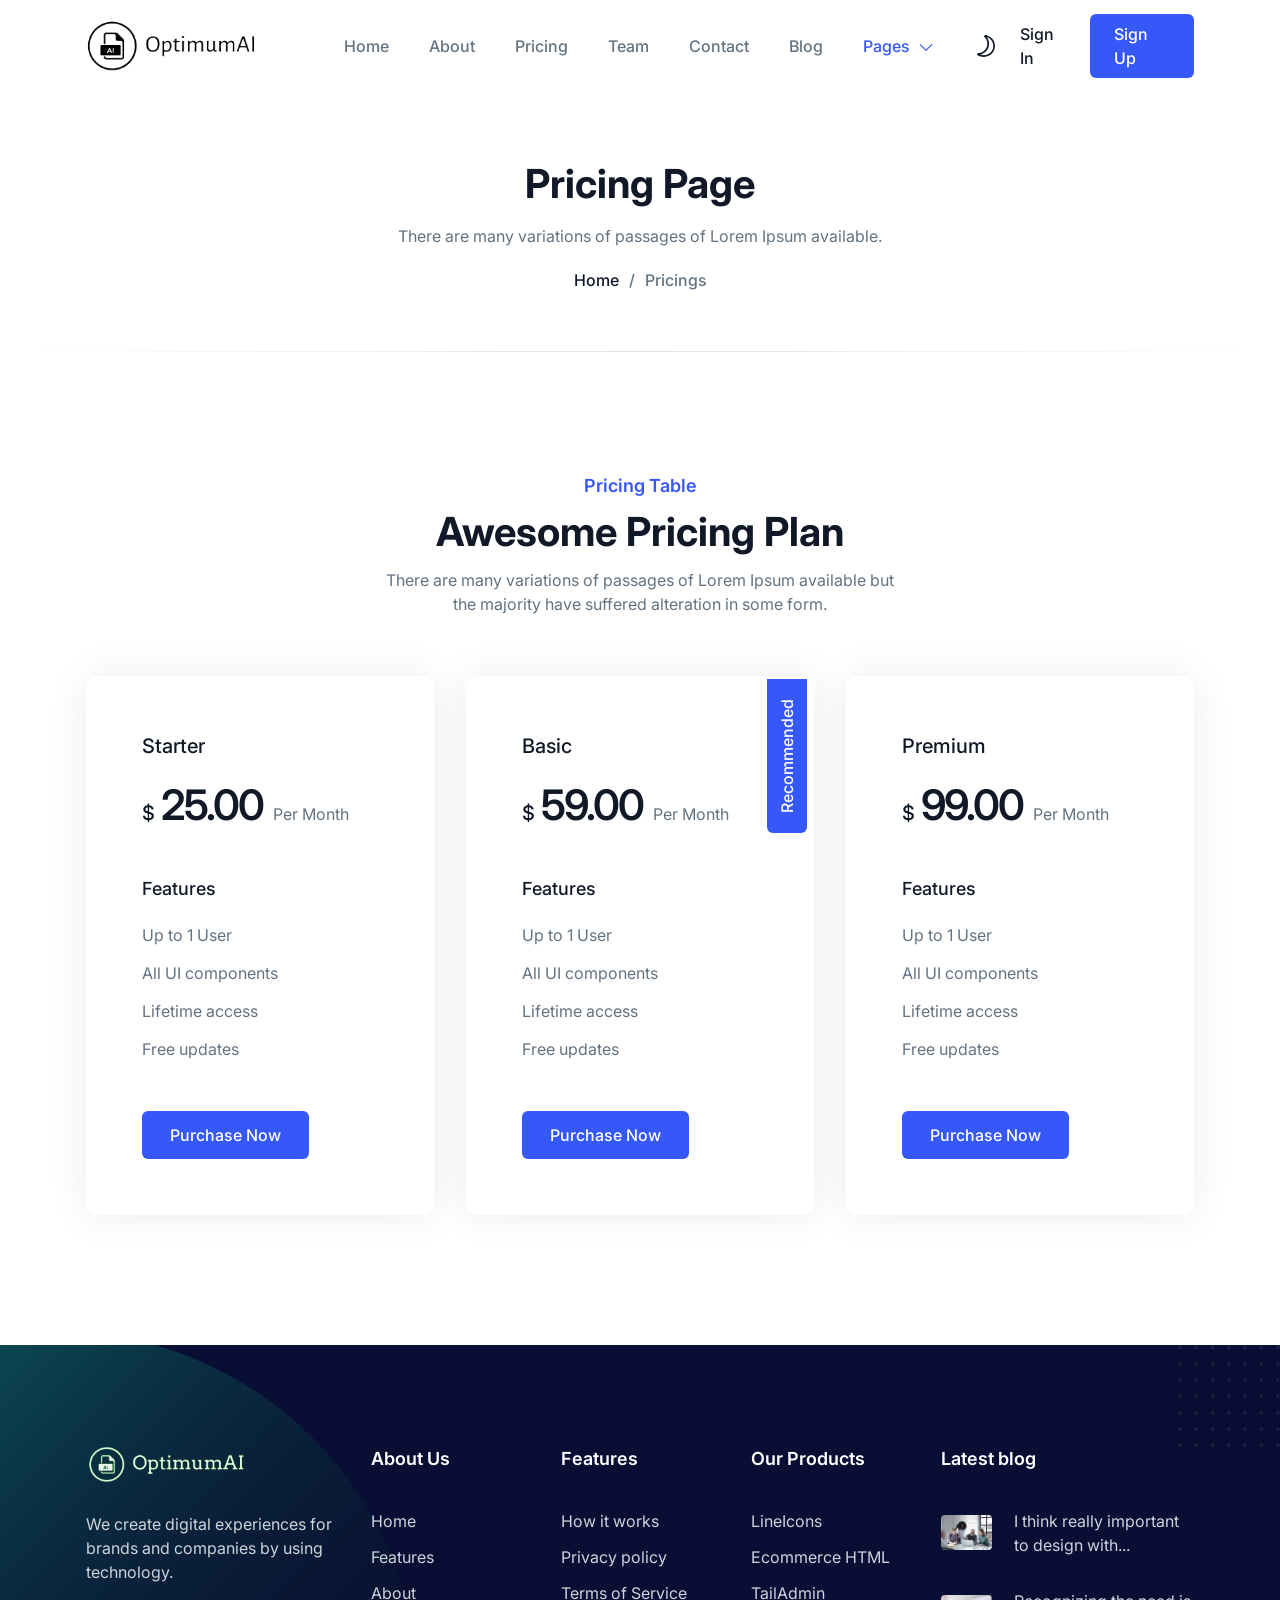
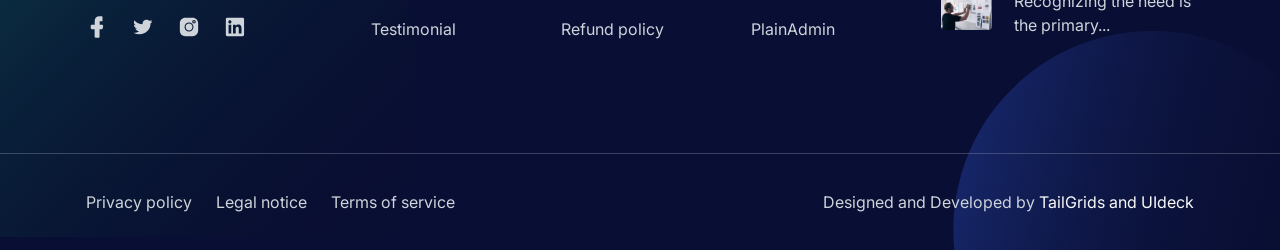
<file: pricing.html>
<!DOCTYPE html>
<html lang="en">

<head>
  <meta charset="UTF-8" />
  <meta http-equiv="X-UA-Compatible" content="IE=edge" />
  <meta name="viewport" content="width=device-width, initial-scale=1.0" />
  <title>Pricing | Play Tailwind</title>
  <link rel="shortcut icon" href="assets/images/logo/favicon.png" type="image/x-icon" />
  <link rel="stylesheet" href="assets/css/animate.css" />
  <link rel="stylesheet" href="assets/css/tailwind.css" />

  <!-- ==== WOW JS ==== -->
  <script src="assets/js/wow.min.js"></script>
  <script>
    new WOW().init();
  </script>
</head>

<body>
  <!-- ====== Navbar Section Start -->
  <div class="absolute top-0 left-0 z-40 flex items-center w-full bg-transparent ud-header">
    <div class="container">
      <div class="relative flex items-center justify-between -mx-4">
        <div class="max-w-full px-4 w-60">
          <a href="index.html" class="block w-full py-5 navbar-logo">
            <img src="assets/images/logo/dark-logo.png" alt="logo" class="w-full dark:hidden" />
            <img src="assets/images/logo/logo-white.png" alt="logo" class="hidden w-full dark:block" />
          </a>
        </div>
        <div class="flex items-center justify-between w-full px-4">
          <div>
            <button id="navbarToggler"
              class="absolute right-4 top-1/2 block -translate-y-1/2 rounded-lg px-3 py-[6px] ring-primary focus:ring-2 lg:hidden">
              <span class="relative my-[6px] block h-[2px] w-[30px] bg-dark dark:bg-white"></span>
              <span class="relative my-[6px] block h-[2px] w-[30px] bg-dark dark:bg-white"></span>
              <span class="relative my-[6px] block h-[2px] w-[30px] bg-dark dark:bg-white"></span>
            </button>
            <nav id="navbarCollapse"
              class="absolute right-4 top-full hidden w-full max-w-[250px] rounded-lg bg-white dark:bg-dark-2 py-5 shadow-lg lg:static lg:block lg:w-full lg:max-w-full lg:bg-transparent dark:lg:bg-transparent lg:py-0 lg:px-4 lg:shadow-none xl:px-6">
              <ul class="blcok lg:flex 2xl:ml-20">
                <li class="relative group">
                  <a href="#home"
                    class="flex py-2 mx-8 text-base font-medium ud-menu-scroll text-dark dark:text-white group-hover:text-primary lg:mr-0 lg:inline-flex lg:py-6 lg:px-0 lg:text-body-color dark:lg:text-dark-6">
                    Home
                  </a>
                </li>
                <li class="relative group">
                  <a href="/#about"
                    class="flex py-2 mx-8 text-base font-medium ud-menu-scroll text-dark dark:text-white group-hover:text-primary lg:mr-0 lg:ml-7 lg:inline-flex lg:py-6 lg:px-0 lg:text-body-color dark:lg:text-dark-6 xl:ml-10">
                    About
                  </a>
                </li>
                <li class="relative group">
                  <a href="/#pricing"
                    class="flex py-2 mx-8 text-base font-medium ud-menu-scroll text-dark dark:text-white group-hover:text-primary lg:mr-0 lg:ml-7 lg:inline-flex lg:py-6 lg:px-0 lg:text-body-color dark:lg:text-dark-6 xl:ml-10">
                    Pricing
                  </a>
                </li>
                <li class="relative group">
                  <a href="/#team"
                    class="flex py-2 mx-8 text-base font-medium ud-menu-scroll text-dark dark:text-white group-hover:text-primary lg:mr-0 lg:ml-7 lg:inline-flex lg:py-6 lg:px-0 lg:text-body-color dark:lg:text-dark-6 xl:ml-10">
                    Team
                  </a>
                </li>
                <li class="relative group">
                  <a href="/#contact"
                    class="flex py-2 mx-8 text-base font-medium ud-menu-scroll text-dark dark:text-white group-hover:text-primary lg:mr-0 lg:ml-7 lg:inline-flex lg:py-6 lg:px-0 lg:text-body-color dark:lg:text-dark-6 xl:ml-10">
                    Contact
                  </a>
                </li>
                <li class="relative group">
                  <a href="blog-grids.html"
                    class="flex py-2 mx-8 text-base font-medium ud-menu-scroll text-dark dark:text-white group-hover:text-primary lg:mr-0 lg:ml-7 lg:inline-flex lg:py-6 lg:px-0 lg:text-body-color dark:lg:text-dark-6 xl:ml-10">
                    Blog
                  </a>
                </li>
                <li class="relative submenu-item group">
                  <a href="javascript:void(0)"
                    class="relative flex items-center justify-between py-2 mx-8 text-base font-medium text-primary group-hover:text-primary lg:mr-0 lg:ml-8 lg:inline-flex lg:py-6 lg:pl-0 lg:pr-4 xl:ml-10">
                    Pages

                    <svg class="ml-2 fill-current" width="16" height="20" viewBox="0 0 16 20" fill="none"
                      xmlns="http://www.w3.org/2000/svg">
                      <path
                        d="M7.99999 14.9C7.84999 14.9 7.72499 14.85 7.59999 14.75L1.84999 9.10005C1.62499 8.87505 1.62499 8.52505 1.84999 8.30005C2.07499 8.07505 2.42499 8.07505 2.64999 8.30005L7.99999 13.525L13.35 8.25005C13.575 8.02505 13.925 8.02505 14.15 8.25005C14.375 8.47505 14.375 8.82505 14.15 9.05005L8.39999 14.7C8.27499 14.825 8.14999 14.9 7.99999 14.9Z" />
                    </svg>
                  </a>
                  <div
                    class="submenu relative top-full left-0 hidden w-[250px] rounded-sm bg-white dark:bg-dark-2 p-4 transition-[top] duration-300 group-hover:opacity-100 lg:invisible lg:absolute lg:top-[110%] lg:block lg:opacity-0 lg:shadow-lg lg:group-hover:visible lg:group-hover:top-full">
                    <a href="about.html"
                      class="block rounded py-[10px] px-4 text-sm text-body-color dark:text-dark-6 hover:text-primary dark:hover:text-primary">
                      About Page
                    </a>
                    <a href="pricing.html"
                      class="block rounded py-[10px] px-4 text-sm text-primary hover:text-primary dark:hover:text-primary">
                      Pricing Page
                    </a>
                    <a href="contact.html"
                      class="block rounded py-[10px] px-4 text-sm text-body-color dark:text-dark-6 hover:text-primary dark:hover:text-primary">
                      Contact Page
                    </a>
                    <a href="blog-grids.html"
                      class="block rounded py-[10px] px-4 text-sm text-body-color dark:text-dark-6 hover:text-primary dark:hover:text-primary">
                      Blog Grid Page
                    </a>
                    <a href="blog-details.html"
                      class="block rounded py-[10px] px-4 text-sm text-body-color dark:text-dark-6 hover:text-primary dark:hover:text-primary">
                      Blog Details Page
                    </a>
                    <a href="signup.html"
                      class="block rounded py-[10px] px-4 text-sm text-body-color dark:text-dark-6 hover:text-primary dark:hover:text-primary">
                      Sign Up Page
                    </a>
                    <a href="signin.html"
                      class="block rounded py-[10px] px-4 text-sm text-body-color dark:text-dark-6 hover:text-primary dark:hover:text-primary">
                      Sign In Page
                    </a>
                    <a href="404.html"
                      class="block rounded py-[10px] px-4 text-sm text-body-color dark:text-dark-6 hover:text-primary dark:hover:text-primary">
                      404 Page
                    </a>
                  </div>
                </li>
              </ul>
            </nav>
          </div>
          <div class="flex items-center justify-end pr-16 lg:pr-0">
            <label for="themeSwitcher" class="inline-flex items-center cursor-pointer" aria-label="themeSwitcher"
              name="themeSwitcher">
              <input type="checkbox" name="themeSwitcher" id="themeSwitcher" class="sr-only" />
              <span class="block text-dark dark:hidden dark:text-white">
                <svg
                  class="fill-current"
                  width="24"
                  height="24"
                  viewBox="0 0 24 24"
                  fill="none"
                  xmlns="http://www.w3.org/2000/svg"
                >
                  <path
                    d="M13.3125 1.50001C12.675 1.31251 12.0375 1.16251 11.3625 1.05001C10.875 0.975006 10.35 1.23751 10.1625 1.68751C9.93751 2.13751 10.05 2.70001 10.425 3.00001C13.0875 5.47501 14.0625 9.11251 12.975 12.525C11.775 16.3125 8.25001 18.975 4.16251 19.0875C3.63751 19.0875 3.22501 19.425 3.07501 19.9125C2.92501 20.4 3.15001 20.925 3.56251 21.1875C4.50001 21.75 5.43751 22.2 6.37501 22.5C7.46251 22.8375 8.58751 22.9875 9.71251 22.9875C11.625 22.9875 13.5 22.5 15.1875 21.5625C17.85 20.1 19.725 17.7375 20.55 14.8875C22.1625 9.26251 18.975 3.37501 13.3125 1.50001ZM18.9375 14.4C18.2625 16.8375 16.6125 18.825 14.4 20.0625C12.075 21.3375 9.41251 21.6 6.90001 20.85C6.63751 20.775 6.33751 20.6625 6.07501 20.55C10.05 19.7625 13.35 16.9125 14.5875 13.0125C15.675 9.56251 15 5.92501 12.7875 3.07501C17.5875 4.68751 20.2875 9.67501 18.9375 14.4Z"
                  />
                </svg>
              </span>
              <span class="hidden text-dark dark:block dark:text-white">
                <svg
                  class="fill-current"
                  width="24"
                  height="24"
                  viewBox="0 0 24 24"
                  fill="none"
                  xmlns="http://www.w3.org/2000/svg"
                >
                  <g clip-path="url(#clip0_2172_3070)">
                    <path
                      d="M12 6.89999C9.18752 6.89999 6.90002 9.18749 6.90002 12C6.90002 14.8125 9.18752 17.1 12 17.1C14.8125 17.1 17.1 14.8125 17.1 12C17.1 9.18749 14.8125 6.89999 12 6.89999ZM12 15.4125C10.125 15.4125 8.58752 13.875 8.58752 12C8.58752 10.125 10.125 8.58749 12 8.58749C13.875 8.58749 15.4125 10.125 15.4125 12C15.4125 13.875 13.875 15.4125 12 15.4125Z"
                    />
                    <path
                      d="M12 4.2375C12.45 4.2375 12.8625 3.8625 12.8625 3.375V1.5C12.8625 1.05 12.4875 0.637497 12 0.637497C11.55 0.637497 11.1375 1.0125 11.1375 1.5V3.4125C11.175 3.8625 11.55 4.2375 12 4.2375Z"
                    />
                    <path
                      d="M12 19.7625C11.55 19.7625 11.1375 20.1375 11.1375 20.625V22.5C11.1375 22.95 11.5125 23.3625 12 23.3625C12.45 23.3625 12.8625 22.9875 12.8625 22.5V20.5875C12.8625 20.1375 12.45 19.7625 12 19.7625Z"
                    />
                    <path
                      d="M18.1125 6.74999C18.3375 6.74999 18.5625 6.67499 18.7125 6.48749L19.9125 5.28749C20.25 4.94999 20.25 4.42499 19.9125 4.08749C19.575 3.74999 19.05 3.74999 18.7125 4.08749L17.5125 5.28749C17.175 5.62499 17.175 6.14999 17.5125 6.48749C17.6625 6.67499 17.8875 6.74999 18.1125 6.74999Z"
                    />
                    <path
                      d="M5.32501 17.5125L4.12501 18.675C3.78751 19.0125 3.78751 19.5375 4.12501 19.875C4.27501 20.025 4.50001 20.1375 4.72501 20.1375C4.95001 20.1375 5.17501 20.0625 5.32501 19.875L6.52501 18.675C6.86251 18.3375 6.86251 17.8125 6.52501 17.475C6.18751 17.175 5.62501 17.175 5.32501 17.5125Z"
                    />
                    <path
                      d="M22.5 11.175H20.5875C20.1375 11.175 19.725 11.55 19.725 12.0375C19.725 12.4875 20.1 12.9 20.5875 12.9H22.5C22.95 12.9 23.3625 12.525 23.3625 12.0375C23.3625 11.55 22.95 11.175 22.5 11.175Z"
                    />
                    <path
                      d="M4.23751 12C4.23751 11.55 3.86251 11.1375 3.37501 11.1375H1.50001C1.05001 11.1375 0.637512 11.5125 0.637512 12C0.637512 12.45 1.01251 12.8625 1.50001 12.8625H3.41251C3.86251 12.8625 4.23751 12.45 4.23751 12Z"
                    />
                    <path
                      d="M18.675 17.5125C18.3375 17.175 17.8125 17.175 17.475 17.5125C17.1375 17.85 17.1375 18.375 17.475 18.7125L18.675 19.9125C18.825 20.0625 19.05 20.175 19.275 20.175C19.5 20.175 19.725 20.1 19.875 19.9125C20.2125 19.575 20.2125 19.05 19.875 18.7125L18.675 17.5125Z"
                    />
                    <path
                      d="M5.32501 4.125C4.98751 3.7875 4.46251 3.7875 4.12501 4.125C3.78751 4.4625 3.78751 4.9875 4.12501 5.325L5.32501 6.525C5.47501 6.675 5.70001 6.7875 5.92501 6.7875C6.15001 6.7875 6.37501 6.7125 6.52501 6.525C6.86251 6.1875 6.86251 5.6625 6.52501 5.325L5.32501 4.125Z"
                    />
                  </g>
                  <defs>
                    <clipPath id="clip0_2172_3070">
                      <rect width="24" height="24" fill="white" />
                    </clipPath>
                  </defs>
                </svg>
              </span>
            </label>
            <div class="hidden sm:flex">
              <a href="signin.html"
                class="loginBtn py-2 px-[22px] text-base font-medium text-dark dark:text-white hover:opacity-70">
                Sign In
              </a>
              <a href="signup.html"
                class="px-6 py-2 text-base font-medium text-white duration-300 ease-in-out rounded-md signUpBtn bg-primary hover:bg-blue-dark">
                Sign Up
              </a>
            </div>
          </div>
        </div>
      </div>
    </div>
  </div>
  <!-- ====== Navbar Section End -->

  <!-- ====== Banner Section Start -->
  <div class="relative z-10 overflow-hidden pt-[120px] pb-[60px] md:pt-[130px] lg:pt-[160px] dark:bg-dark">
    <div
      class="absolute bottom-0 left-0 w-full h-px bg-gradient-to-r from-stroke/0 via-stroke dark:via-dark-3 to-stroke/0">
    </div>
    <div class="container">
      <div class="flex flex-wrap items-center -mx-4">
        <div class="w-full px-4">
          <div class="text-center">
            <h1 class="mb-4 text-3xl font-bold text-dark dark:text-white sm:text-4xl md:text-[40px] md:leading-[1.2]">
              Pricing Page</h1>
            <p class="mb-5 text-base text-body-color dark:text-dark-6">
              There are many variations of passages of Lorem Ipsum available.
            </p>

            <ul class="flex items-center justify-center gap-[10px]">
              <li>
                <a href="index.html"
                  class="flex items-center gap-[10px] text-base font-medium text-dark dark:text-white">
                  Home
                </a>
              </li>
              <li>
                <a href="javascript:void(0)" class="flex items-center gap-[10px] text-base font-medium text-body-color">
                  <span class="text-body-color dark:text-dark-6"> / </span>
                  Pricings
                </a>
              </li>
            </ul>
          </div>
        </div>
      </div>
    </div>
  </div>
  <!-- ====== Banner Section End -->

  <!-- ====== Pricing Section Start -->
  <section id="pricing"
    class="relative z-20 overflow-hidden bg-white dark:bg-dark pt-20 pb-12 lg:pt-[120px] lg:pb-[90px]">
    <div class="container mx-auto">
      <div class="flex flex-wrap -mx-4">
        <div class="w-full px-4">
          <div class="mx-auto mb-[60px] max-w-[510px] text-center">
            <span class="block mb-2 text-lg font-semibold text-primary">
              Pricing Table
            </span>
            <h2 class="mb-3 text-3xl font-bold text-dark dark:text-white sm:text-4xl md:leading-[1.2] md:text-[40px]">
              Awesome Pricing Plan
            </h2>
            <p class="text-base text-body-color dark:text-dark-6">
              There are many variations of passages of Lorem Ipsum available
              but the majority have suffered alteration in some form.
            </p>
          </div>
        </div>
      </div>
      <div class="flex flex-wrap justify-center -mx-4">
        <div class="w-full px-4 md:w-1/2 lg:w-1/3">
          <div
            class="relative z-10 px-8 py-10 mb-10 overflow-hidden bg-white rounded-xl dark:bg-dark-2 shadow-pricing sm:p-12 lg:py-10 lg:px-6 xl:p-14">
            <span class="block mb-5 text-xl font-medium text-dark dark:text-white">
              Starter
            </span>
            <h2 class="mb-11 text-4xl font-semibold text-dark dark:text-white xl:leading-[1.21] xl:text-[42px]">
              <span class="text-xl font-medium">$</span>
              <span class="-ml-1 -tracking-[2px]">25.00</span>
              <span class="text-base font-normal text-body-color dark:text-dark-6">
                Per Month
              </span>
            </h2>
            <div class="mb-[50px]">
              <h5 class="mb-5 text-lg font-medium text-dark dark:text-white">Features</h5>
              <div class="flex flex-col gap-[14px]">
                <p class="text-base text-body-color dark:text-dark-6">
                  Up to 1 User
                </p>
                <p class="text-base text-body-color dark:text-dark-6">
                  All UI components
                </p>
                <p class="text-base text-body-color dark:text-dark-6">
                  Lifetime access
                </p>
                <p class="text-base text-body-color dark:text-dark-6">
                  Free updates
                </p>
              </div>
            </div>
            <a href="javascript:void(0)"
              class="inline-block py-3 text-base font-medium text-center text-white transition rounded-md bg-primary px-7 hover:bg-blue-dark">
              Purchase Now
            </a>
          </div>
        </div>
        <div class="w-full px-4 md:w-1/2 lg:w-1/3">
          <div
            class="relative z-10 px-8 py-10 mb-10 overflow-hidden bg-white rounded-xl dark:bg-dark-2 shadow-pricing sm:p-12 lg:py-10 lg:px-6 xl:p-14">
            <p
              class="absolute right-[-50px] top-[60px] inline-block -rotate-90 rounded-tl-md rounded-bl-md bg-primary py-2 px-5 text-base font-medium text-white">
              Recommended
            </p>
            <span class="block mb-5 text-xl font-medium text-dark dark:text-white">
              Basic
            </span>
            <h2 class="mb-11 text-4xl font-semibold text-dark dark:text-white xl:leading-[1.21] xl:text-[42px]">
              <span class="text-xl font-medium">$</span>
              <span class="-ml-1 -tracking-[2px]">59.00</span>
              <span class="text-base font-normal text-body-color dark:text-dark-6">
                Per Month
              </span>
            </h2>
            <div class="mb-[50px]">
              <h5 class="mb-5 text-lg font-medium text-dark dark:text-white">Features</h5>
              <div class="flex flex-col gap-[14px]">
                <p class="text-base text-body-color dark:text-dark-6">
                  Up to 1 User
                </p>
                <p class="text-base text-body-color dark:text-dark-6">
                  All UI components
                </p>
                <p class="text-base text-body-color dark:text-dark-6">
                  Lifetime access
                </p>
                <p class="text-base text-body-color dark:text-dark-6">
                  Free updates
                </p>
              </div>
            </div>
            <a href="javascript:void(0)"
              class="inline-block py-3 text-base font-medium text-center text-white transition rounded-md bg-primary px-7 hover:bg-blue-dark">
              Purchase Now
            </a>
          </div>
        </div>
        <div class="w-full px-4 md:w-1/2 lg:w-1/3">
          <div
            class="relative z-10 px-8 py-10 mb-10 overflow-hidden bg-white rounded-xl dark:bg-dark-2 shadow-pricing sm:p-12 lg:py-10 lg:px-6 xl:p-14">
            <span class="block mb-5 text-xl font-medium text-dark dark:text-white">
              Premium
            </span>
            <h2 class="mb-11 text-4xl font-semibold text-dark dark:text-white xl:leading-[1.21] xl:text-[42px]">
              <span class="text-xl font-medium">$</span>
              <span class="-ml-1 -tracking-[2px]">99.00</span>
              <span class="text-base font-normal text-body-color dark:text-dark-6">
                Per Month
              </span>
            </h2>
            <div class="mb-[50px]">
              <h5 class="mb-5 text-lg font-medium text-dark dark:text-white">Features</h5>
              <div class="flex flex-col gap-[14px]">
                <p class="text-base text-body-color dark:text-dark-6">
                  Up to 1 User
                </p>
                <p class="text-base text-body-color dark:text-dark-6">
                  All UI components
                </p>
                <p class="text-base text-body-color dark:text-dark-6">
                  Lifetime access
                </p>
                <p class="text-base text-body-color dark:text-dark-6">
                  Free updates
                </p>
              </div>
            </div>
            <a href="javascript:void(0)"
              class="inline-block py-3 text-base font-medium text-center text-white transition rounded-md bg-primary px-7 hover:bg-blue-dark">
              Purchase Now
            </a>
          </div>
        </div>
      </div>
    </div>
  </section>
  <!-- ====== Pricing Section End -->

  <!-- ====== Footer Section Start -->
  <footer class="wow fadeInUp relative z-10 bg-[#090E34] pt-20 lg:pt-[100px]" data-wow-delay=".15s">
    <div class="container">
      <div class="flex flex-wrap -mx-4">
        <div class="w-full px-4 sm:w-1/2 md:w-1/2 lg:w-4/12 xl:w-3/12">
          <div class="w-full mb-10">
            <a href="javascript:void(0)" class="mb-6 inline-block max-w-[160px]">
              <img src="assets/images/logo/logo-white.png" alt="logo" class="max-w-full" />
            </a>
            <p class="mb-8 max-w-[270px] text-base text-gray-7">
              We create digital experiences for brands and companies by using
              technology.
            </p>
            <div class="flex items-center -mx-3">
              <a href="javascript:void(0)" class="px-3 text-gray-7 hover:text-white">
                <svg width="22" height="22" viewBox="0 0 22 22" fill="none" xmlns="http://www.w3.org/2000/svg"
                  class="fill-current">
                  <path
                    d="M16.294 8.86875H14.369H13.6815V8.18125V6.05V5.3625H14.369H15.8128C16.1909 5.3625 16.5003 5.0875 16.5003 4.675V1.03125C16.5003 0.653125 16.2253 0.34375 15.8128 0.34375H13.3034C10.5878 0.34375 8.69714 2.26875 8.69714 5.12187V8.1125V8.8H8.00964H5.67214C5.19089 8.8 4.74402 9.17812 4.74402 9.72812V12.2031C4.74402 12.6844 5.12214 13.1313 5.67214 13.1313H7.94089H8.62839V13.8188V20.7281C8.62839 21.2094 9.00652 21.6562 9.55652 21.6562H12.7878C12.994 21.6562 13.1659 21.5531 13.3034 21.4156C13.4409 21.2781 13.544 21.0375 13.544 20.8312V13.8531V13.1656H14.2659H15.8128C16.2596 13.1656 16.6034 12.8906 16.6721 12.4781V12.4438V12.4094L17.1534 10.0375C17.1878 9.79688 17.1534 9.52187 16.9471 9.24687C16.8784 9.075 16.569 8.90312 16.294 8.86875Z" />
                </svg>
              </a>
              <a href="javascript:void(0)" class="px-3 text-gray-7 hover:text-white">
                <svg width="22" height="22" viewBox="0 0 22 22" fill="none" xmlns="http://www.w3.org/2000/svg"
                  class="fill-current">
                  <path
                    d="M20.1236 5.91236C20.2461 5.76952 20.0863 5.58286 19.905 5.64972C19.5004 5.79896 19.1306 5.8974 18.5837 5.95817C19.2564 5.58362 19.5693 5.04828 19.8237 4.39259C19.885 4.23443 19.7 4.09092 19.5406 4.16647C18.8931 4.47345 18.1945 4.70121 17.4599 4.83578C16.7338 4.11617 15.6988 3.6665 14.5539 3.6665C12.3554 3.6665 10.5725 5.32454 10.5725 7.36908C10.5725 7.65933 10.6081 7.94206 10.6752 8.21276C7.51486 8.06551 4.6968 6.71359 2.73896 4.64056C2.60477 4.49848 2.36128 4.51734 2.27772 4.69063C2.05482 5.15296 1.93056 5.66584 1.93056 6.20582C1.93056 7.49014 2.6332 8.62331 3.70132 9.28732C3.22241 9.27293 2.76441 9.17961 2.34234 9.02125C2.13684 8.94416 1.90127 9.07964 1.92888 9.28686C2.14084 10.8781 3.42915 12.1909 5.09205 12.5011C4.75811 12.586 4.40639 12.6311 4.04253 12.6311C3.95431 12.6311 3.86685 12.6284 3.78019 12.6231C3.55967 12.6094 3.38044 12.8067 3.47499 12.9954C4.09879 14.2404 5.44575 15.1096 7.0132 15.1367C5.65077 16.13 3.93418 16.7218 2.06882 16.7218C1.83882 16.7218 1.74015 17.0175 1.9442 17.1178C3.52016 17.8924 5.31487 18.3332 7.22182 18.3332C14.545 18.3332 18.549 12.6914 18.549 7.79843C18.549 7.63827 18.545 7.47811 18.5377 7.31945C19.1321 6.92012 19.6664 6.44528 20.1236 5.91236Z" />
                </svg>
              </a>
              <a href="javascript:void(0)" class="px-3 text-gray-7 hover:text-white">
                <svg width="22" height="22" viewBox="0 0 22 22" fill="none" xmlns="http://www.w3.org/2000/svg"
                  class="fill-current">
                  <path
                    d="M11.0297 14.4305C12.9241 14.4305 14.4598 12.8948 14.4598 11.0004C14.4598 9.10602 12.9241 7.57031 11.0297 7.57031C9.13529 7.57031 7.59958 9.10602 7.59958 11.0004C7.59958 12.8948 9.13529 14.4305 11.0297 14.4305Z" />
                  <path
                    d="M14.7554 1.8335H7.24463C4.25807 1.8335 1.83334 4.25823 1.83334 7.24479V14.6964C1.83334 17.7421 4.25807 20.1668 7.24463 20.1668H14.6962C17.7419 20.1668 20.1667 17.7421 20.1667 14.7555V7.24479C20.1667 4.25823 17.7419 1.8335 14.7554 1.8335ZM11.0296 15.4948C8.51614 15.4948 6.53496 13.4545 6.53496 11.0002C6.53496 8.54586 8.54571 6.50554 11.0296 6.50554C13.4839 6.50554 15.4946 8.54586 15.4946 11.0002C15.4946 13.4545 13.5134 15.4948 11.0296 15.4948ZM17.2393 6.91952C16.9436 7.24479 16.5 7.42221 15.9973 7.42221C15.5538 7.42221 15.1102 7.24479 14.7554 6.91952C14.4301 6.59425 14.2527 6.18027 14.2527 5.67758C14.2527 5.17489 14.4301 4.79049 14.7554 4.43565C15.0807 4.08081 15.4946 3.90339 15.9973 3.90339C16.4409 3.90339 16.914 4.08081 17.2393 4.40608C17.535 4.79049 17.7419 5.23403 17.7419 5.70715C17.7124 6.18027 17.535 6.59425 17.2393 6.91952Z" />
                  <path
                    d="M16.0276 4.96777C15.6432 4.96777 15.318 5.29304 15.318 5.67745C15.318 6.06186 15.6432 6.38713 16.0276 6.38713C16.412 6.38713 16.7373 6.06186 16.7373 5.67745C16.7373 5.29304 16.4416 4.96777 16.0276 4.96777Z" />
                </svg>
              </a>
              <a href="javascript:void(0)" class="px-3 text-gray-7 hover:text-white">
                <svg width="22" height="22" viewBox="0 0 22 22" fill="none" xmlns="http://www.w3.org/2000/svg"
                  class="fill-current">
                  <path
                    d="M18.8065 1.8335H3.16399C2.42474 1.8335 1.83334 2.42489 1.83334 3.16414V18.8362C1.83334 19.5459 2.42474 20.1668 3.16399 20.1668H18.7473C19.4866 20.1668 20.078 19.5754 20.078 18.8362V3.13457C20.1371 2.42489 19.5457 1.8335 18.8065 1.8335ZM7.24464 17.4168H4.55379V8.69371H7.24464V17.4168ZM5.88443 7.48135C4.99733 7.48135 4.31721 6.77167 4.31721 5.91414C4.31721 5.05661 5.0269 4.34694 5.88443 4.34694C6.74196 4.34694 7.45163 5.05661 7.45163 5.91414C7.45163 6.77167 6.8011 7.48135 5.88443 7.48135ZM17.4463 17.4168H14.7554V13.1883C14.7554 12.183 14.7258 10.8523 13.336 10.8523C11.9167 10.8523 11.7097 11.976 11.7097 13.0996V17.4168H9.01884V8.69371H11.6506V9.90608H11.6801C12.0645 9.1964 12.9221 8.48672 14.2527 8.48672C17.0027 8.48672 17.5054 10.2609 17.5054 12.6856V17.4168H17.4463Z" />
                </svg>
              </a>
            </div>
          </div>
        </div>
        <div class="w-full px-4 sm:w-1/2 md:w-1/2 lg:w-2/12 xl:w-2/12">
          <div class="w-full mb-10">
            <h4 class="text-lg font-semibold text-white mb-9">About Us</h4>
            <ul>
              <li>
                <a href="javascript:void(0)" class="inline-block mb-3 text-base text-gray-7 hover:text-primary">
                  Home
                </a>
              </li>
              <li>
                <a href="javascript:void(0)" class="inline-block mb-3 text-base text-gray-7 hover:text-primary">
                  Features
                </a>
              </li>
              <li>
                <a href="javascript:void(0)" class="inline-block mb-3 text-base text-gray-7 hover:text-primary">
                  About
                </a>
              </li>
              <li>
                <a href="javascript:void(0)" class="inline-block mb-3 text-base text-gray-7 hover:text-primary">
                  Testimonial
                </a>
              </li>
            </ul>
          </div>
        </div>
        <div class="w-full px-4 sm:w-1/2 md:w-1/2 lg:w-3/12 xl:w-2/12">
          <div class="w-full mb-10">
            <h4 class="text-lg font-semibold text-white mb-9">Features</h4>
            <ul>
              <li>
                <a href="javascript:void(0)" class="inline-block mb-3 text-base text-gray-7 hover:text-primary">
                  How it works
                </a>
              </li>
              <li>
                <a href="javascript:void(0)" class="inline-block mb-3 text-base text-gray-7 hover:text-primary">
                  Privacy policy
                </a>
              </li>
              <li>
                <a href="javascript:void(0)" class="inline-block mb-3 text-base text-gray-7 hover:text-primary">
                  Terms of Service
                </a>
              </li>
              <li>
                <a href="javascript:void(0)" class="inline-block mb-3 text-base text-gray-7 hover:text-primary">
                  Refund policy
                </a>
              </li>
            </ul>
          </div>
        </div>
        <div class="w-full px-4 sm:w-1/2 md:w-1/2 lg:w-3/12 xl:w-2/12">
          <div class="w-full mb-10">
            <h4 class="text-lg font-semibold text-white mb-9">
              Our Products
            </h4>
            <ul>
              <li>
                <a href="javascript:void(0)" class="inline-block mb-3 text-base text-gray-7 hover:text-primary">
                  LineIcons
                </a>
              </li>
              <li>
                <a href="javascript:void(0)" class="inline-block mb-3 text-base text-gray-7 hover:text-primary">
                  Ecommerce HTML
                </a>
              </li>
              <li>
                <a href="javascript:void(0)" class="inline-block mb-3 text-base text-gray-7 hover:text-primary">
                  TailAdmin
                </a>
              </li>
              <li>
                <a href="javascript:void(0)" class="inline-block mb-3 text-base text-gray-7 hover:text-primary">
                  PlainAdmin
                </a>
              </li>
            </ul>
          </div>
        </div>
        <div class="w-full px-4 md:w-2/3 lg:w-6/12 xl:w-3/12">
          <div class="w-full mb-10">
            <h4 class="text-lg font-semibold text-white mb-9">Latest blog</h4>
            <div class="flex flex-col gap-8">
              <a href="blog-details.html" class="group flex items-center gap-[22px]">
                <div class="overflow-hidden rounded">
                  <img src="./assets/images/blog/blog-footer-01.jpg" alt="blog">
                </div>
                <span class="max-w-[180px] text-gray-7 text-base group-hover:text-white">
                  I think really important to design with...
                </span>
              </a>
              <a href="blog-details.html" class="group flex items-center gap-[22px]">
                <div class="overflow-hidden rounded">
                  <img src="./assets/images/blog/blog-footer-02.jpg" alt="blog">
                </div>
                <span class="max-w-[180px] text-gray-7 text-base group-hover:text-white">
                  Recognizing the need is the primary...
                </span>
              </a>
            </div>
          </div>
        </div>
      </div>
    </div>

    <div class="mt-12 border-t border-[#8890A4] border-opacity-40 py-8 lg:mt-[60px]">
      <div class="container">
        <div class="flex flex-wrap -mx-4">
          <div class="w-full px-4 md:w-2/3 lg:w-1/2">
            <div class="my-1">
              <div class="flex items-center justify-center -mx-3 md:justify-start">
                <a href="javascript:void(0)" class="px-3 text-base text-gray-7 hover:text-white hover:underline">
                  Privacy policy
                </a>
                <a href="javascript:void(0)" class="px-3 text-base text-gray-7 hover:text-white hover:underline">
                  Legal notice
                </a>
                <a href="javascript:void(0)" class="px-3 text-base text-gray-7 hover:text-white hover:underline">
                  Terms of service
                </a>
              </div>
            </div>
          </div>
          <div class="w-full px-4 md:w-1/3 lg:w-1/2">
            <div class="flex justify-center my-1 md:justify-end">
              <p class="text-base text-gray-7">
                Designed and Developed by
                <a href="https://tailgrids.com" rel="nofollow noopner" target="_blank"
                  class="text-gray-1 hover:underline">
                  TailGrids and UIdeck
                </a>
              </p>
            </div>
          </div>
        </div>
      </div>
    </div>

    <div>
      <span class="absolute left-0 top-0 z-[-1]">
        <img src="assets/images/footer/shape-1.svg" alt="" />
      </span>

      <span class="absolute bottom-0 right-0 z-[-1]">
        <img src="assets/images/footer/shape-3.svg" alt="" />
      </span>

      <span class="absolute top-0 right-0 z-[-1]">
        <svg width="102" height="102" viewBox="0 0 102 102" fill="none" xmlns="http://www.w3.org/2000/svg">
          <path
            d="M1.8667 33.1956C2.89765 33.1956 3.7334 34.0318 3.7334 35.0633C3.7334 36.0947 2.89765 36.9309 1.8667 36.9309C0.835744 36.9309 4.50645e-08 36.0947 0 35.0633C-4.50645e-08 34.0318 0.835744 33.1956 1.8667 33.1956Z"
            fill="white" fill-opacity="0.08"></path>
          <path
            d="M18.2939 33.1956C19.3249 33.1956 20.1606 34.0318 20.1606 35.0633C20.1606 36.0947 19.3249 36.9309 18.2939 36.9309C17.263 36.9309 16.4272 36.0947 16.4272 35.0633C16.4272 34.0318 17.263 33.1956 18.2939 33.1956Z"
            fill="white" fill-opacity="0.08"></path>
          <path
            d="M34.7209 33.195C35.7519 33.195 36.5876 34.0311 36.5876 35.0626C36.5876 36.0941 35.7519 36.9303 34.7209 36.9303C33.69 36.9303 32.8542 36.0941 32.8542 35.0626C32.8542 34.0311 33.69 33.195 34.7209 33.195Z"
            fill="white" fill-opacity="0.08"></path>
          <path
            d="M50.9341 33.195C51.965 33.195 52.8008 34.0311 52.8008 35.0626C52.8008 36.0941 51.965 36.9303 50.9341 36.9303C49.9031 36.9303 49.0674 36.0941 49.0674 35.0626C49.0674 34.0311 49.9031 33.195 50.9341 33.195Z"
            fill="white" fill-opacity="0.08"></path>
          <path
            d="M1.8667 16.7605C2.89765 16.7605 3.7334 17.5966 3.7334 18.6281C3.7334 19.6596 2.89765 20.4957 1.8667 20.4957C0.835744 20.4957 4.50645e-08 19.6596 0 18.6281C-4.50645e-08 17.5966 0.835744 16.7605 1.8667 16.7605Z"
            fill="white" fill-opacity="0.08"></path>
          <path
            d="M18.2939 16.7605C19.3249 16.7605 20.1606 17.5966 20.1606 18.6281C20.1606 19.6596 19.3249 20.4957 18.2939 20.4957C17.263 20.4957 16.4272 19.6596 16.4272 18.6281C16.4272 17.5966 17.263 16.7605 18.2939 16.7605Z"
            fill="white" fill-opacity="0.08"></path>
          <path
            d="M34.7209 16.7605C35.7519 16.7605 36.5876 17.5966 36.5876 18.6281C36.5876 19.6596 35.7519 20.4957 34.7209 20.4957C33.69 20.4957 32.8542 19.6596 32.8542 18.6281C32.8542 17.5966 33.69 16.7605 34.7209 16.7605Z"
            fill="white" fill-opacity="0.08"></path>
          <path
            d="M50.9341 16.7605C51.965 16.7605 52.8008 17.5966 52.8008 18.6281C52.8008 19.6596 51.965 20.4957 50.9341 20.4957C49.9031 20.4957 49.0674 19.6596 49.0674 18.6281C49.0674 17.5966 49.9031 16.7605 50.9341 16.7605Z"
            fill="white" fill-opacity="0.08"></path>
          <path
            d="M1.8667 0.324951C2.89765 0.324951 3.7334 1.16115 3.7334 2.19261C3.7334 3.22408 2.89765 4.06024 1.8667 4.06024C0.835744 4.06024 4.50645e-08 3.22408 0 2.19261C-4.50645e-08 1.16115 0.835744 0.324951 1.8667 0.324951Z"
            fill="white" fill-opacity="0.08"></path>
          <path
            d="M18.2939 0.324951C19.3249 0.324951 20.1606 1.16115 20.1606 2.19261C20.1606 3.22408 19.3249 4.06024 18.2939 4.06024C17.263 4.06024 16.4272 3.22408 16.4272 2.19261C16.4272 1.16115 17.263 0.324951 18.2939 0.324951Z"
            fill="white" fill-opacity="0.08"></path>
          <path
            d="M34.7209 0.325302C35.7519 0.325302 36.5876 1.16147 36.5876 2.19293C36.5876 3.2244 35.7519 4.06056 34.7209 4.06056C33.69 4.06056 32.8542 3.2244 32.8542 2.19293C32.8542 1.16147 33.69 0.325302 34.7209 0.325302Z"
            fill="white" fill-opacity="0.08"></path>
          <path
            d="M50.9341 0.325302C51.965 0.325302 52.8008 1.16147 52.8008 2.19293C52.8008 3.2244 51.965 4.06056 50.9341 4.06056C49.9031 4.06056 49.0674 3.2244 49.0674 2.19293C49.0674 1.16147 49.9031 0.325302 50.9341 0.325302Z"
            fill="white" fill-opacity="0.08"></path>
          <path
            d="M66.9037 33.1956C67.9346 33.1956 68.7704 34.0318 68.7704 35.0633C68.7704 36.0947 67.9346 36.9309 66.9037 36.9309C65.8727 36.9309 65.037 36.0947 65.037 35.0633C65.037 34.0318 65.8727 33.1956 66.9037 33.1956Z"
            fill="white" fill-opacity="0.08"></path>
          <path
            d="M83.3307 33.1956C84.3616 33.1956 85.1974 34.0318 85.1974 35.0633C85.1974 36.0947 84.3616 36.9309 83.3307 36.9309C82.2997 36.9309 81.464 36.0947 81.464 35.0633C81.464 34.0318 82.2997 33.1956 83.3307 33.1956Z"
            fill="white" fill-opacity="0.08"></path>
          <path
            d="M99.7576 33.1956C100.789 33.1956 101.624 34.0318 101.624 35.0633C101.624 36.0947 100.789 36.9309 99.7576 36.9309C98.7266 36.9309 97.8909 36.0947 97.8909 35.0633C97.8909 34.0318 98.7266 33.1956 99.7576 33.1956Z"
            fill="white" fill-opacity="0.08"></path>
          <path
            d="M66.9037 16.7605C67.9346 16.7605 68.7704 17.5966 68.7704 18.6281C68.7704 19.6596 67.9346 20.4957 66.9037 20.4957C65.8727 20.4957 65.037 19.6596 65.037 18.6281C65.037 17.5966 65.8727 16.7605 66.9037 16.7605Z"
            fill="white" fill-opacity="0.08"></path>
          <path
            d="M83.3307 16.7605C84.3616 16.7605 85.1974 17.5966 85.1974 18.6281C85.1974 19.6596 84.3616 20.4957 83.3307 20.4957C82.2997 20.4957 81.464 19.6596 81.464 18.6281C81.464 17.5966 82.2997 16.7605 83.3307 16.7605Z"
            fill="white" fill-opacity="0.08"></path>
          <path
            d="M99.7576 16.7605C100.789 16.7605 101.624 17.5966 101.624 18.6281C101.624 19.6596 100.789 20.4957 99.7576 20.4957C98.7266 20.4957 97.8909 19.6596 97.8909 18.6281C97.8909 17.5966 98.7266 16.7605 99.7576 16.7605Z"
            fill="white" fill-opacity="0.08"></path>
          <path
            d="M66.9037 0.324966C67.9346 0.324966 68.7704 1.16115 68.7704 2.19261C68.7704 3.22408 67.9346 4.06024 66.9037 4.06024C65.8727 4.06024 65.037 3.22408 65.037 2.19261C65.037 1.16115 65.8727 0.324966 66.9037 0.324966Z"
            fill="white" fill-opacity="0.08"></path>
          <path
            d="M83.3307 0.324951C84.3616 0.324951 85.1974 1.16115 85.1974 2.19261C85.1974 3.22408 84.3616 4.06024 83.3307 4.06024C82.2997 4.06024 81.464 3.22408 81.464 2.19261C81.464 1.16115 82.2997 0.324951 83.3307 0.324951Z"
            fill="white" fill-opacity="0.08"></path>
          <path
            d="M99.7576 0.324951C100.789 0.324951 101.624 1.16115 101.624 2.19261C101.624 3.22408 100.789 4.06024 99.7576 4.06024C98.7266 4.06024 97.8909 3.22408 97.8909 2.19261C97.8909 1.16115 98.7266 0.324951 99.7576 0.324951Z"
            fill="white" fill-opacity="0.08"></path>
          <path
            d="M1.8667 82.2029C2.89765 82.2029 3.7334 83.039 3.7334 84.0705C3.7334 85.102 2.89765 85.9382 1.8667 85.9382C0.835744 85.9382 4.50645e-08 85.102 0 84.0705C-4.50645e-08 83.039 0.835744 82.2029 1.8667 82.2029Z"
            fill="white" fill-opacity="0.08"></path>
          <path
            d="M18.2939 82.2029C19.3249 82.2029 20.1606 83.039 20.1606 84.0705C20.1606 85.102 19.3249 85.9382 18.2939 85.9382C17.263 85.9382 16.4272 85.102 16.4272 84.0705C16.4272 83.039 17.263 82.2029 18.2939 82.2029Z"
            fill="white" fill-opacity="0.08"></path>
          <path
            d="M34.7209 82.2026C35.7519 82.2026 36.5876 83.0387 36.5876 84.0702C36.5876 85.1017 35.7519 85.9378 34.7209 85.9378C33.69 85.9378 32.8542 85.1017 32.8542 84.0702C32.8542 83.0387 33.69 82.2026 34.7209 82.2026Z"
            fill="white" fill-opacity="0.08"></path>
          <path
            d="M50.9341 82.2026C51.965 82.2026 52.8008 83.0387 52.8008 84.0702C52.8008 85.1017 51.965 85.9378 50.9341 85.9378C49.9031 85.9378 49.0674 85.1017 49.0674 84.0702C49.0674 83.0387 49.9031 82.2026 50.9341 82.2026Z"
            fill="white" fill-opacity="0.08"></path>
          <path
            d="M1.8667 65.7677C2.89765 65.7677 3.7334 66.6039 3.7334 67.6353C3.7334 68.6668 2.89765 69.503 1.8667 69.503C0.835744 69.503 4.50645e-08 68.6668 0 67.6353C-4.50645e-08 66.6039 0.835744 65.7677 1.8667 65.7677Z"
            fill="white" fill-opacity="0.08"></path>
          <path
            d="M18.2939 65.7677C19.3249 65.7677 20.1606 66.6039 20.1606 67.6353C20.1606 68.6668 19.3249 69.503 18.2939 69.503C17.263 69.503 16.4272 68.6668 16.4272 67.6353C16.4272 66.6039 17.263 65.7677 18.2939 65.7677Z"
            fill="white" fill-opacity="0.08"></path>
          <path
            d="M34.7209 65.7674C35.7519 65.7674 36.5876 66.6036 36.5876 67.635C36.5876 68.6665 35.7519 69.5027 34.7209 69.5027C33.69 69.5027 32.8542 68.6665 32.8542 67.635C32.8542 66.6036 33.69 65.7674 34.7209 65.7674Z"
            fill="white" fill-opacity="0.08"></path>
          <path
            d="M50.9341 65.7674C51.965 65.7674 52.8008 66.6036 52.8008 67.635C52.8008 68.6665 51.965 69.5027 50.9341 69.5027C49.9031 69.5027 49.0674 68.6665 49.0674 67.635C49.0674 66.6036 49.9031 65.7674 50.9341 65.7674Z"
            fill="white" fill-opacity="0.08"></path>
          <path
            d="M1.8667 98.2644C2.89765 98.2644 3.7334 99.1005 3.7334 100.132C3.7334 101.163 2.89765 102 1.8667 102C0.835744 102 4.50645e-08 101.163 0 100.132C-4.50645e-08 99.1005 0.835744 98.2644 1.8667 98.2644Z"
            fill="white" fill-opacity="0.08"></path>
          <path
            d="M1.8667 49.3322C2.89765 49.3322 3.7334 50.1684 3.7334 51.1998C3.7334 52.2313 2.89765 53.0675 1.8667 53.0675C0.835744 53.0675 4.50645e-08 52.2313 0 51.1998C-4.50645e-08 50.1684 0.835744 49.3322 1.8667 49.3322Z"
            fill="white" fill-opacity="0.08"></path>
          <path
            d="M18.2939 98.2644C19.3249 98.2644 20.1606 99.1005 20.1606 100.132C20.1606 101.163 19.3249 102 18.2939 102C17.263 102 16.4272 101.163 16.4272 100.132C16.4272 99.1005 17.263 98.2644 18.2939 98.2644Z"
            fill="white" fill-opacity="0.08"></path>
          <path
            d="M18.2939 49.3322C19.3249 49.3322 20.1606 50.1684 20.1606 51.1998C20.1606 52.2313 19.3249 53.0675 18.2939 53.0675C17.263 53.0675 16.4272 52.2313 16.4272 51.1998C16.4272 50.1684 17.263 49.3322 18.2939 49.3322Z"
            fill="white" fill-opacity="0.08"></path>
          <path
            d="M34.7209 98.2647C35.7519 98.2647 36.5876 99.1008 36.5876 100.132C36.5876 101.164 35.7519 102 34.7209 102C33.69 102 32.8542 101.164 32.8542 100.132C32.8542 99.1008 33.69 98.2647 34.7209 98.2647Z"
            fill="white" fill-opacity="0.08"></path>
          <path
            d="M50.9341 98.2647C51.965 98.2647 52.8008 99.1008 52.8008 100.132C52.8008 101.164 51.965 102 50.9341 102C49.9031 102 49.0674 101.164 49.0674 100.132C49.0674 99.1008 49.9031 98.2647 50.9341 98.2647Z"
            fill="white" fill-opacity="0.08"></path>
          <path
            d="M34.7209 49.3326C35.7519 49.3326 36.5876 50.1687 36.5876 51.2002C36.5876 52.2317 35.7519 53.0678 34.7209 53.0678C33.69 53.0678 32.8542 52.2317 32.8542 51.2002C32.8542 50.1687 33.69 49.3326 34.7209 49.3326Z"
            fill="white" fill-opacity="0.08"></path>
          <path
            d="M50.9341 49.3326C51.965 49.3326 52.8008 50.1687 52.8008 51.2002C52.8008 52.2317 51.965 53.0678 50.9341 53.0678C49.9031 53.0678 49.0674 52.2317 49.0674 51.2002C49.0674 50.1687 49.9031 49.3326 50.9341 49.3326Z"
            fill="white" fill-opacity="0.08"></path>
          <path
            d="M66.9037 82.2029C67.9346 82.2029 68.7704 83.0391 68.7704 84.0705C68.7704 85.102 67.9346 85.9382 66.9037 85.9382C65.8727 85.9382 65.037 85.102 65.037 84.0705C65.037 83.0391 65.8727 82.2029 66.9037 82.2029Z"
            fill="white" fill-opacity="0.08"></path>
          <path
            d="M83.3307 82.2029C84.3616 82.2029 85.1974 83.0391 85.1974 84.0705C85.1974 85.102 84.3616 85.9382 83.3307 85.9382C82.2997 85.9382 81.464 85.102 81.464 84.0705C81.464 83.0391 82.2997 82.2029 83.3307 82.2029Z"
            fill="white" fill-opacity="0.08"></path>
          <path
            d="M99.7576 82.2029C100.789 82.2029 101.624 83.039 101.624 84.0705C101.624 85.102 100.789 85.9382 99.7576 85.9382C98.7266 85.9382 97.8909 85.102 97.8909 84.0705C97.8909 83.039 98.7266 82.2029 99.7576 82.2029Z"
            fill="white" fill-opacity="0.08"></path>
          <path
            d="M66.9037 65.7674C67.9346 65.7674 68.7704 66.6036 68.7704 67.635C68.7704 68.6665 67.9346 69.5027 66.9037 69.5027C65.8727 69.5027 65.037 68.6665 65.037 67.635C65.037 66.6036 65.8727 65.7674 66.9037 65.7674Z"
            fill="white" fill-opacity="0.08"></path>
          <path
            d="M83.3307 65.7677C84.3616 65.7677 85.1974 66.6039 85.1974 67.6353C85.1974 68.6668 84.3616 69.503 83.3307 69.503C82.2997 69.503 81.464 68.6668 81.464 67.6353C81.464 66.6039 82.2997 65.7677 83.3307 65.7677Z"
            fill="white" fill-opacity="0.08"></path>
          <path
            d="M99.7576 65.7677C100.789 65.7677 101.624 66.6039 101.624 67.6353C101.624 68.6668 100.789 69.503 99.7576 69.503C98.7266 69.503 97.8909 68.6668 97.8909 67.6353C97.8909 66.6039 98.7266 65.7677 99.7576 65.7677Z"
            fill="white" fill-opacity="0.08"></path>
          <path
            d="M66.9037 98.2644C67.9346 98.2644 68.7704 99.1005 68.7704 100.132C68.7704 101.163 67.9346 102 66.9037 102C65.8727 102 65.037 101.163 65.037 100.132C65.037 99.1005 65.8727 98.2644 66.9037 98.2644Z"
            fill="white" fill-opacity="0.08"></path>
          <path
            d="M66.9037 49.3322C67.9346 49.3322 68.7704 50.1684 68.7704 51.1998C68.7704 52.2313 67.9346 53.0675 66.9037 53.0675C65.8727 53.0675 65.037 52.2313 65.037 51.1998C65.037 50.1684 65.8727 49.3322 66.9037 49.3322Z"
            fill="white" fill-opacity="0.08"></path>
          <path
            d="M83.3307 98.2644C84.3616 98.2644 85.1974 99.1005 85.1974 100.132C85.1974 101.163 84.3616 102 83.3307 102C82.2997 102 81.464 101.163 81.464 100.132C81.464 99.1005 82.2997 98.2644 83.3307 98.2644Z"
            fill="white" fill-opacity="0.08"></path>
          <path
            d="M83.3307 49.3322C84.3616 49.3322 85.1974 50.1684 85.1974 51.1998C85.1974 52.2313 84.3616 53.0675 83.3307 53.0675C82.2997 53.0675 81.464 52.2313 81.464 51.1998C81.464 50.1684 82.2997 49.3322 83.3307 49.3322Z"
            fill="white" fill-opacity="0.08"></path>
          <path
            d="M99.7576 98.2644C100.789 98.2644 101.624 99.1005 101.624 100.132C101.624 101.163 100.789 102 99.7576 102C98.7266 102 97.8909 101.163 97.8909 100.132C97.8909 99.1005 98.7266 98.2644 99.7576 98.2644Z"
            fill="white" fill-opacity="0.08"></path>
          <path
            d="M99.7576 49.3322C100.789 49.3322 101.624 50.1684 101.624 51.1998C101.624 52.2313 100.789 53.0675 99.7576 53.0675C98.7266 53.0675 97.8909 52.2313 97.8909 51.1998C97.8909 50.1684 98.7266 49.3322 99.7576 49.3322Z"
            fill="white" fill-opacity="0.08"></path>
        </svg>
      </span>
    </div>
  </footer>
  <!-- ====== Footer Section End -->

  <!-- ====== Back To Top Start -->
  <a href="javascript:void(0)"
    class="back-to-top fixed bottom-8 right-8 left-auto z-[999] hidden h-10 w-10 items-center justify-center rounded-md bg-primary text-white shadow-md transition duration-300 ease-in-out hover:bg-dark">
    <span class="mt-[6px] h-3 w-3 rotate-45 border-t border-l border-white"></span>
  </a>
  <!-- ====== Back To Top End -->

  <!-- ====== Made With Button Start -->
  <!-- <a
      target="_blank"
      rel="nofollow noopener"
      class="fixed bottom-8 left-4 z-[999] inline-flex items-center gap-[10px] rounded-lg bg-white px-[14px] py-2 shadow-2 dark:bg-dark-2 sm:left-9"
      href="https://tailgrids.com/"
    >
      <span class="text-base font-medium text-dark-3 dark:text-dark-6">
        Made with
      </span>
      <span class="block w-px h-4 bg-stroke dark:bg-dark-3"></span>
      <span class="block w-full max-w-[88px]">
        Ajay Dhangar
      </span>
    </a> -->
    <!-- ====== Made With Button End -->

  <!-- ====== All Scripts -->
  <script src="assets/js/main.js"></script>
</body>

</html>
</file>
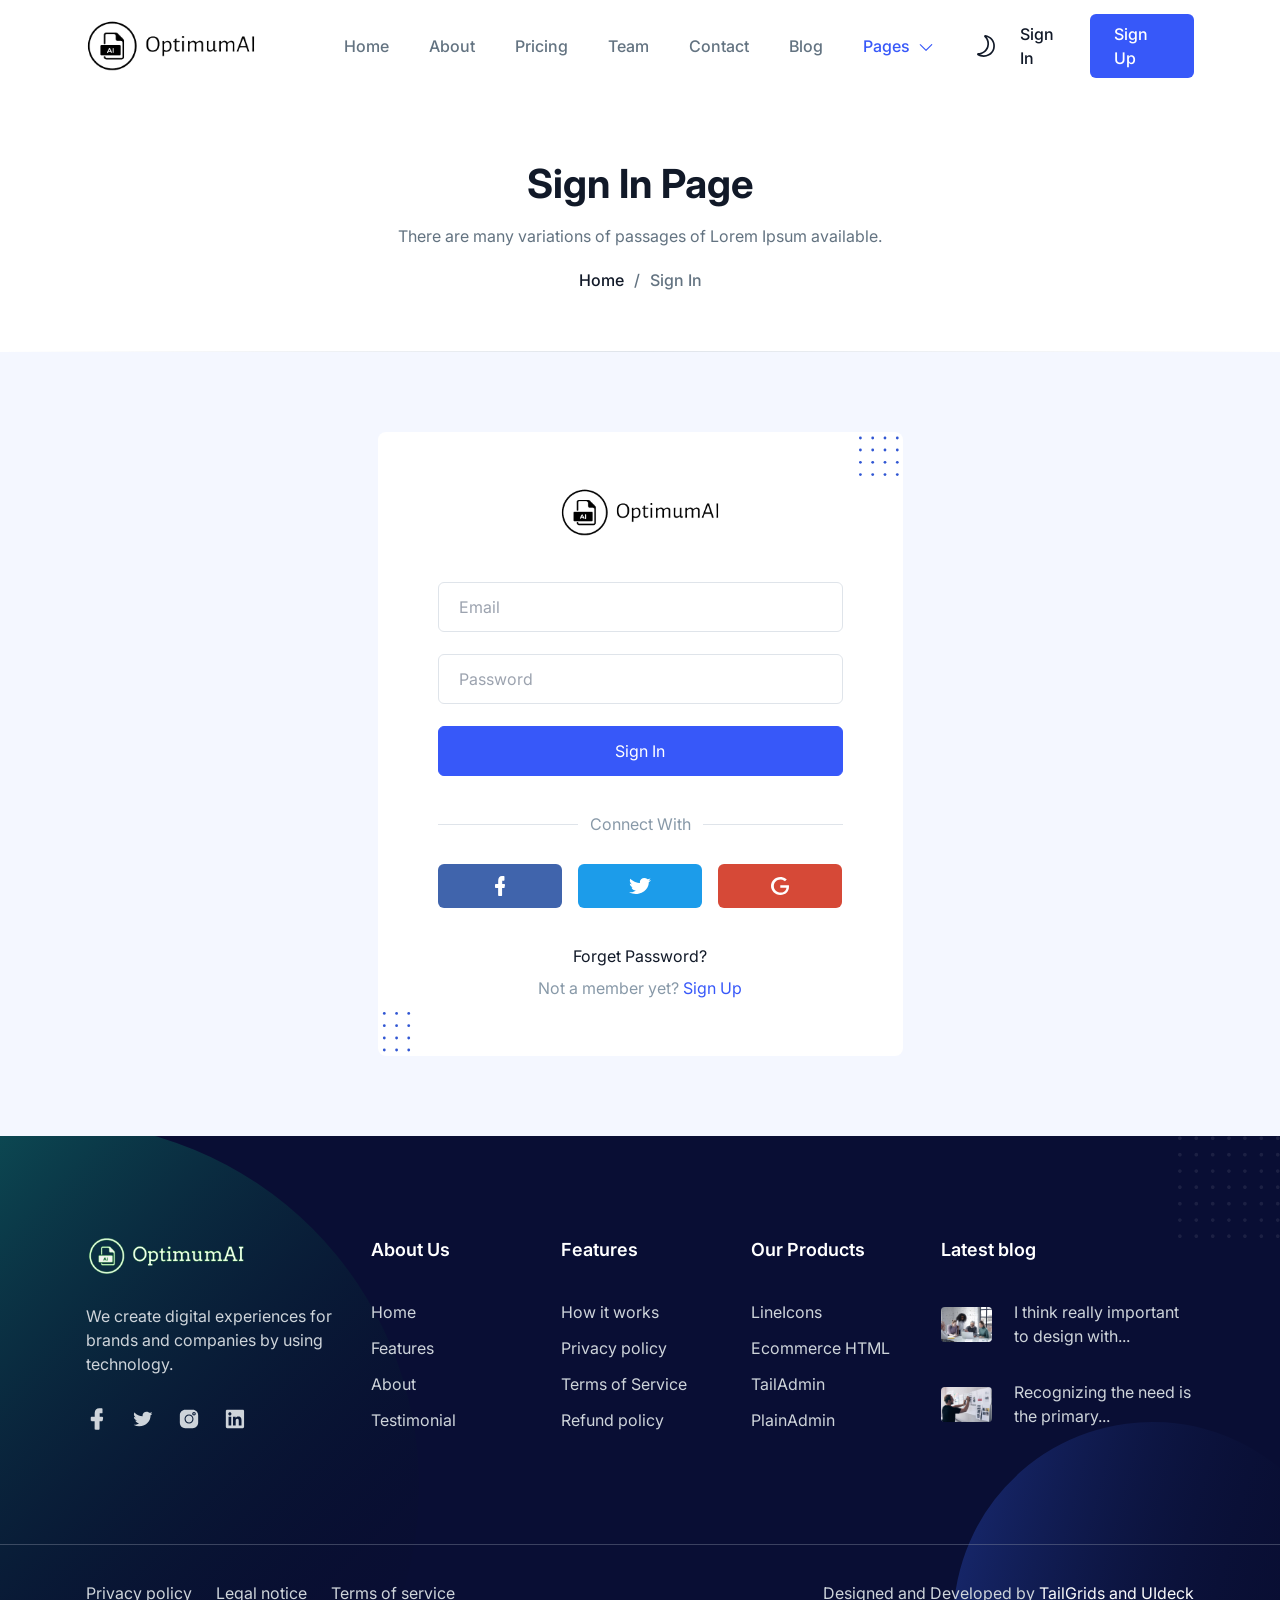
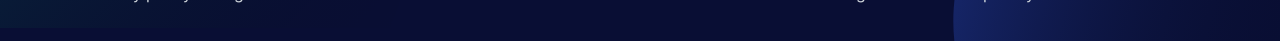
<file: signin.html>
<!DOCTYPE html>
<html lang="en">

<head>
  <meta charset="UTF-8" />
  <meta http-equiv="X-UA-Compatible" content="IE=edge" />
  <meta name="viewport" content="width=device-width, initial-scale=1.0" />
  <title>Sign In | Play Tailwind</title>
  <link rel="shortcut icon" href="assets/images/logo/favicon.png" type="image/x-icon" />
  <link rel="stylesheet" href="assets/css/animate.css" />
  <link rel="stylesheet" href="assets/css/tailwind.css" />

  <!-- ==== WOW JS ==== -->
  <script src="assets/js/wow.min.js"></script>
  <script>
    new WOW().init();
  </script>
</head>

<body>
  <!-- ====== Navbar Section Start -->
  <div class="absolute top-0 left-0 z-40 flex items-center w-full bg-transparent ud-header">
    <div class="container">
      <div class="relative flex items-center justify-between -mx-4">
        <div class="max-w-full px-4 w-60">
          <a href="index.html" class="block w-full py-5 navbar-logo">
            <img src="assets/images/logo/dark-logo.png" alt="logo" class="w-full dark:hidden" />
            <img src="assets/images/logo/logo-white.png" alt="logo" class="hidden w-full dark:block" />
          </a>
        </div>
        <div class="flex items-center justify-between w-full px-4">
          <div>
            <button id="navbarToggler"
              class="absolute right-4 top-1/2 block -translate-y-1/2 rounded-lg px-3 py-[6px] ring-primary focus:ring-2 lg:hidden">
              <span class="relative my-[6px] block h-[2px] w-[30px] bg-dark dark:bg-white"></span>
              <span class="relative my-[6px] block h-[2px] w-[30px] bg-dark dark:bg-white"></span>
              <span class="relative my-[6px] block h-[2px] w-[30px] bg-dark dark:bg-white"></span>
            </button>
            <nav id="navbarCollapse"
              class="absolute right-4 top-full hidden w-full max-w-[250px] rounded-lg bg-white dark:bg-dark-2 py-5 shadow-lg lg:static lg:block lg:w-full lg:max-w-full lg:bg-transparent dark:lg:bg-transparent lg:py-0 lg:px-4 lg:shadow-none xl:px-6">
              <ul class="blcok lg:flex 2xl:ml-20">
                <li class="relative group">
                  <a href="#home"
                    class="flex py-2 mx-8 text-base font-medium ud-menu-scroll text-dark dark:text-white group-hover:text-primary lg:mr-0 lg:inline-flex lg:py-6 lg:px-0 lg:text-body-color dark:lg:text-dark-6">
                    Home
                  </a>
                </li>
                <li class="relative group">
                  <a href="/#about"
                    class="flex py-2 mx-8 text-base font-medium ud-menu-scroll text-dark dark:text-white group-hover:text-primary lg:mr-0 lg:ml-7 lg:inline-flex lg:py-6 lg:px-0 lg:text-body-color dark:lg:text-dark-6 xl:ml-10">
                    About
                  </a>
                </li>
                <li class="relative group">
                  <a href="/#pricing"
                    class="flex py-2 mx-8 text-base font-medium ud-menu-scroll text-dark dark:text-white group-hover:text-primary lg:mr-0 lg:ml-7 lg:inline-flex lg:py-6 lg:px-0 lg:text-body-color dark:lg:text-dark-6 xl:ml-10">
                    Pricing
                  </a>
                </li>
                <li class="relative group">
                  <a href="/#team"
                    class="flex py-2 mx-8 text-base font-medium ud-menu-scroll text-dark dark:text-white group-hover:text-primary lg:mr-0 lg:ml-7 lg:inline-flex lg:py-6 lg:px-0 lg:text-body-color dark:lg:text-dark-6 xl:ml-10">
                    Team
                  </a>
                </li>
                <li class="relative group">
                  <a href="/#contact"
                    class="flex py-2 mx-8 text-base font-medium ud-menu-scroll text-dark dark:text-white group-hover:text-primary lg:mr-0 lg:ml-7 lg:inline-flex lg:py-6 lg:px-0 lg:text-body-color dark:lg:text-dark-6 xl:ml-10">
                    Contact
                  </a>
                </li>
                <li class="relative group">
                  <a href="blog-grids.html"
                    class="flex py-2 mx-8 text-base font-medium ud-menu-scroll text-dark dark:text-white group-hover:text-primary lg:mr-0 lg:ml-7 lg:inline-flex lg:py-6 lg:px-0 lg:text-body-color dark:lg:text-dark-6 xl:ml-10">
                    Blog
                  </a>
                </li>
                <li class="relative submenu-item group">
                  <a href="javascript:void(0)"
                    class="relative flex items-center justify-between py-2 mx-8 text-base font-medium text-primary group-hover:text-primary lg:mr-0 lg:ml-8 lg:inline-flex lg:py-6 lg:pl-0 lg:pr-4 xl:ml-10">
                    Pages

                    <svg class="ml-2 fill-current" width="16" height="20" viewBox="0 0 16 20" fill="none"
                      xmlns="http://www.w3.org/2000/svg">
                      <path
                        d="M7.99999 14.9C7.84999 14.9 7.72499 14.85 7.59999 14.75L1.84999 9.10005C1.62499 8.87505 1.62499 8.52505 1.84999 8.30005C2.07499 8.07505 2.42499 8.07505 2.64999 8.30005L7.99999 13.525L13.35 8.25005C13.575 8.02505 13.925 8.02505 14.15 8.25005C14.375 8.47505 14.375 8.82505 14.15 9.05005L8.39999 14.7C8.27499 14.825 8.14999 14.9 7.99999 14.9Z" />
                    </svg>
                  </a>
                  <div
                    class="submenu relative top-full left-0 hidden w-[250px] rounded-sm bg-white dark:bg-dark-2 p-4 transition-[top] duration-300 group-hover:opacity-100 lg:invisible lg:absolute lg:top-[110%] lg:block lg:opacity-0 lg:shadow-lg lg:group-hover:visible lg:group-hover:top-full">
                    <a href="about.html"
                      class="block rounded py-[10px] px-4 text-sm text-body-color dark:text-dark-6 hover:text-primary dark:hover:text-primary">
                      About Page
                    </a>
                    <a href="pricing.html"
                      class="block rounded py-[10px] px-4 text-sm text-body-color dark:text-dark-6 hover:text-primary dark:hover:text-primary">
                      Pricing Page
                    </a>
                    <a href="contact.html"
                      class="block rounded py-[10px] px-4 text-sm text-body-color dark:text-dark-6 hover:text-primary dark:hover:text-primary">
                      Contact Page
                    </a>
                    <a href="blog-grids.html"
                      class="block rounded py-[10px] px-4 text-sm text-body-color dark:text-dark-6 hover:text-primary dark:hover:text-primary">
                      Blog Grid Page
                    </a>
                    <a href="blog-details.html"
                      class="block rounded py-[10px] px-4 text-sm text-body-color dark:text-dark-6 hover:text-primary dark:hover:text-primary">
                      Blog Details Page
                    </a>

                    <a href="signup.html"
                      class="block rounded py-[10px] px-4 text-sm text-body-color dark:text-dark-6 hover:text-primary dark:hover:text-primary">
                      Sign Up Page
                    </a>
                    <a href="signin.html"
                      class="block rounded py-[10px] px-4 text-sm text-primary hover:text-primary dark:hover:text-primary">
                      Sign In Page
                    </a>
                    <a href="404.html"
                      class="block rounded py-[10px] px-4 text-sm text-body-color dark:text-dark-6 hover:text-primary dark:hover:text-primary">
                      404 Page
                    </a>
                  </div>
                </li>
              </ul>
            </nav>
          </div>
          <div class="flex items-center justify-end pr-16 lg:pr-0">
            <label for="themeSwitcher" class="inline-flex items-center cursor-pointer" aria-label="themeSwitcher"
              name="themeSwitcher">
              <input type="checkbox" name="themeSwitcher" id="themeSwitcher" class="sr-only" />
              <span class="block text-dark dark:hidden dark:text-white">
                <svg
                  class="fill-current"
                  width="24"
                  height="24"
                  viewBox="0 0 24 24"
                  fill="none"
                  xmlns="http://www.w3.org/2000/svg"
                >
                  <path
                    d="M13.3125 1.50001C12.675 1.31251 12.0375 1.16251 11.3625 1.05001C10.875 0.975006 10.35 1.23751 10.1625 1.68751C9.93751 2.13751 10.05 2.70001 10.425 3.00001C13.0875 5.47501 14.0625 9.11251 12.975 12.525C11.775 16.3125 8.25001 18.975 4.16251 19.0875C3.63751 19.0875 3.22501 19.425 3.07501 19.9125C2.92501 20.4 3.15001 20.925 3.56251 21.1875C4.50001 21.75 5.43751 22.2 6.37501 22.5C7.46251 22.8375 8.58751 22.9875 9.71251 22.9875C11.625 22.9875 13.5 22.5 15.1875 21.5625C17.85 20.1 19.725 17.7375 20.55 14.8875C22.1625 9.26251 18.975 3.37501 13.3125 1.50001ZM18.9375 14.4C18.2625 16.8375 16.6125 18.825 14.4 20.0625C12.075 21.3375 9.41251 21.6 6.90001 20.85C6.63751 20.775 6.33751 20.6625 6.07501 20.55C10.05 19.7625 13.35 16.9125 14.5875 13.0125C15.675 9.56251 15 5.92501 12.7875 3.07501C17.5875 4.68751 20.2875 9.67501 18.9375 14.4Z"
                  />
                </svg>
              </span>
              <span class="hidden text-dark dark:block dark:text-white">
                <svg
                  class="fill-current"
                  width="24"
                  height="24"
                  viewBox="0 0 24 24"
                  fill="none"
                  xmlns="http://www.w3.org/2000/svg"
                >
                  <g clip-path="url(#clip0_2172_3070)">
                    <path
                      d="M12 6.89999C9.18752 6.89999 6.90002 9.18749 6.90002 12C6.90002 14.8125 9.18752 17.1 12 17.1C14.8125 17.1 17.1 14.8125 17.1 12C17.1 9.18749 14.8125 6.89999 12 6.89999ZM12 15.4125C10.125 15.4125 8.58752 13.875 8.58752 12C8.58752 10.125 10.125 8.58749 12 8.58749C13.875 8.58749 15.4125 10.125 15.4125 12C15.4125 13.875 13.875 15.4125 12 15.4125Z"
                    />
                    <path
                      d="M12 4.2375C12.45 4.2375 12.8625 3.8625 12.8625 3.375V1.5C12.8625 1.05 12.4875 0.637497 12 0.637497C11.55 0.637497 11.1375 1.0125 11.1375 1.5V3.4125C11.175 3.8625 11.55 4.2375 12 4.2375Z"
                    />
                    <path
                      d="M12 19.7625C11.55 19.7625 11.1375 20.1375 11.1375 20.625V22.5C11.1375 22.95 11.5125 23.3625 12 23.3625C12.45 23.3625 12.8625 22.9875 12.8625 22.5V20.5875C12.8625 20.1375 12.45 19.7625 12 19.7625Z"
                    />
                    <path
                      d="M18.1125 6.74999C18.3375 6.74999 18.5625 6.67499 18.7125 6.48749L19.9125 5.28749C20.25 4.94999 20.25 4.42499 19.9125 4.08749C19.575 3.74999 19.05 3.74999 18.7125 4.08749L17.5125 5.28749C17.175 5.62499 17.175 6.14999 17.5125 6.48749C17.6625 6.67499 17.8875 6.74999 18.1125 6.74999Z"
                    />
                    <path
                      d="M5.32501 17.5125L4.12501 18.675C3.78751 19.0125 3.78751 19.5375 4.12501 19.875C4.27501 20.025 4.50001 20.1375 4.72501 20.1375C4.95001 20.1375 5.17501 20.0625 5.32501 19.875L6.52501 18.675C6.86251 18.3375 6.86251 17.8125 6.52501 17.475C6.18751 17.175 5.62501 17.175 5.32501 17.5125Z"
                    />
                    <path
                      d="M22.5 11.175H20.5875C20.1375 11.175 19.725 11.55 19.725 12.0375C19.725 12.4875 20.1 12.9 20.5875 12.9H22.5C22.95 12.9 23.3625 12.525 23.3625 12.0375C23.3625 11.55 22.95 11.175 22.5 11.175Z"
                    />
                    <path
                      d="M4.23751 12C4.23751 11.55 3.86251 11.1375 3.37501 11.1375H1.50001C1.05001 11.1375 0.637512 11.5125 0.637512 12C0.637512 12.45 1.01251 12.8625 1.50001 12.8625H3.41251C3.86251 12.8625 4.23751 12.45 4.23751 12Z"
                    />
                    <path
                      d="M18.675 17.5125C18.3375 17.175 17.8125 17.175 17.475 17.5125C17.1375 17.85 17.1375 18.375 17.475 18.7125L18.675 19.9125C18.825 20.0625 19.05 20.175 19.275 20.175C19.5 20.175 19.725 20.1 19.875 19.9125C20.2125 19.575 20.2125 19.05 19.875 18.7125L18.675 17.5125Z"
                    />
                    <path
                      d="M5.32501 4.125C4.98751 3.7875 4.46251 3.7875 4.12501 4.125C3.78751 4.4625 3.78751 4.9875 4.12501 5.325L5.32501 6.525C5.47501 6.675 5.70001 6.7875 5.92501 6.7875C6.15001 6.7875 6.37501 6.7125 6.52501 6.525C6.86251 6.1875 6.86251 5.6625 6.52501 5.325L5.32501 4.125Z"
                    />
                  </g>
                  <defs>
                    <clipPath id="clip0_2172_3070">
                      <rect width="24" height="24" fill="white" />
                    </clipPath>
                  </defs>
                </svg>
              </span>
            </label>
            <div class="hidden sm:flex">
              <a href="signin.html"
                class="loginBtn py-2 px-[22px] text-base font-medium text-dark dark:text-white hover:opacity-70">
                Sign In
              </a>
              <a href="signup.html"
                class="px-6 py-2 text-base font-medium text-white duration-300 ease-in-out rounded-md signUpBtn bg-primary hover:bg-blue-dark">
                Sign Up
              </a>
            </div>
          </div>
        </div>
      </div>
    </div>
  </div>
  <!-- ====== Navbar Section End -->

  <!-- ====== Banner Section Start -->
  <div class="relative z-10 overflow-hidden pt-[120px] pb-[60px] md:pt-[130px] lg:pt-[160px] dark:bg-dark">
    <div
      class="absolute bottom-0 left-0 w-full h-px bg-gradient-to-r from-stroke/0 via-stroke dark:via-dark-3 to-stroke/0">
    </div>
    <div class="container">
      <div class="flex flex-wrap items-center -mx-4">
        <div class="w-full px-4">
          <div class="text-center">
            <h1 class="mb-4 text-3xl font-bold text-dark dark:text-white sm:text-4xl md:text-[40px] md:leading-[1.2]">
              Sign In Page</h1>
            <p class="mb-5 text-base text-body-color dark:text-dark-6">
              There are many variations of passages of Lorem Ipsum available.
            </p>

            <ul class="flex items-center justify-center gap-[10px]">
              <li>
                <a href="index.html"
                  class="flex items-center gap-[10px] text-base font-medium text-dark dark:text-white">
                  Home
                </a>
              </li>
              <li>
                <a href="javascript:void(0)" class="flex items-center gap-[10px] text-base font-medium text-body-color">
                  <span class="text-body-color dark:text-dark-6"> / </span>
                  Sign In
                </a>
              </li>
            </ul>
          </div>
        </div>
      </div>
    </div>
  </div>
  <!-- ====== Banner Section End -->

  <!-- ====== Forms Section Start -->
  <section class="bg-[#F4F7FF] py-14 lg:py-20 dark:bg-dark">
    <div class="container">
      <div class="flex flex-wrap -mx-4">
        <div class="w-full px-4">
          <div
            class="wow fadeInUp relative mx-auto max-w-[525px] overflow-hidden rounded-lg bg-white dark:bg-dark-2 py-14 px-8 text-center sm:px-12 md:px-[60px]"
            data-wow-delay=".15s">
            <div class="mb-10 text-center">
              <a href="javascript:void(0)" class="mx-auto inline-block max-w-[160px]">
                <img src="assets/images/logo/dark-logo.png" alt="logo" class="dark:hidden" />
                <img src="assets/images/logo/logo-white.png" alt="logo" class="hidden dark:block" />
              </a>
            </div>
            <form>
              <div class="mb-[22px]">
                <input type="email" placeholder="Email"
                  class="w-full px-5 py-3 text-base transition bg-transparent border rounded-md outline-none border-stroke dark:border-dark-3 text-body-color dark:text-dark-6 placeholder:text-dark-6 focus:border-primary dark:focus:border-primary focus-visible:shadow-none" />
              </div>
              <div class="mb-[22px]">
                <input type="password" placeholder="Password"
                  class="w-full px-5 py-3 text-base transition bg-transparent border rounded-md outline-none border-stroke dark:border-dark-3 text-body-color dark:text-dark-6 placeholder:text-dark-6 focus:border-primary dark:focus:border-primary focus-visible:shadow-none" />
              </div>
              <div class="mb-9">
                <input type="submit" value="Sign In"
                  class="w-full px-5 py-3 text-base text-white transition duration-300 ease-in-out border rounded-md cursor-pointer border-primary bg-primary hover:bg-blue-dark" />
              </div>
            </form>
            <span class="relative block text-center z-1 mb-7">
              <span class="absolute left-0 block w-full h-px -z-1 top-1/2 bg-stroke dark:bg-dark-3"></span>
              <span class="relative z-10 inline-block px-3 text-base bg-white dark:bg-dark-2 text-body-secondary">Connect With</span>
            </span>
            <ul class="flex justify-between -mx-2 mb-9">
              <li class="w-full px-2">
                <a href="javascript:void(0)"
                  class="flex h-11 items-center justify-center rounded-md bg-[#4064AC] transition hover:bg-opacity-90">
                  <svg width="10" height="20" viewBox="0 0 10 20" fill="none" xmlns="http://www.w3.org/2000/svg">
                    <path
                      d="M9.29878 8H7.74898H7.19548V7.35484V5.35484V4.70968H7.74898H8.91133C9.21575 4.70968 9.46483 4.45161 9.46483 4.06452V0.645161C9.46483 0.290323 9.24343 0 8.91133 0H6.89106C4.70474 0 3.18262 1.80645 3.18262 4.48387V7.29032V7.93548H2.62912H0.747223C0.359774 7.93548 0 8.29032 0 8.80645V11.129C0 11.5806 0.304424 12 0.747223 12H2.57377H3.12727V12.6452V19.129C3.12727 19.5806 3.43169 20 3.87449 20H6.47593C6.64198 20 6.78036 19.9032 6.89106 19.7742C7.00176 19.6452 7.08478 19.4194 7.08478 19.2258V12.6774V12.0323H7.66596H8.91133C9.2711 12.0323 9.54785 11.7742 9.6032 11.3871V11.3548V11.3226L9.99065 9.09677C10.0183 8.87097 9.99065 8.6129 9.8246 8.35484C9.76925 8.19355 9.52018 8.03226 9.29878 8Z"
                      fill="white" />
                  </svg>
                </a>
              </li>
              <li class="w-full px-2">
                <a href="javascript:void(0)"
                  class="flex h-11 items-center justify-center rounded-md bg-[#1C9CEA] transition hover:bg-opacity-90">
                  <svg width="22" height="16" viewBox="0 0 22 16" fill="none" xmlns="http://www.w3.org/2000/svg">
                    <path
                      d="M19.5516 2.75538L20.9 1.25245C21.2903 0.845401 21.3968 0.53229 21.4323 0.375734C20.3677 0.939335 19.3742 1.1272 18.7355 1.1272H18.4871L18.3452 1.00196C17.4935 0.344423 16.429 0 15.2935 0C12.8097 0 10.8581 1.81605 10.8581 3.91389C10.8581 4.03914 10.8581 4.22701 10.8935 4.35225L11 4.97847L10.2548 4.94716C5.7129 4.82192 1.9871 1.37769 1.38387 0.782779C0.390323 2.34834 0.958064 3.85127 1.56129 4.79061L2.76774 6.54403L0.851613 5.6047C0.887097 6.91977 1.45484 7.95303 2.55484 8.7045L3.5129 9.33072L2.55484 9.67515C3.15806 11.272 4.50645 11.9296 5.5 12.18L6.8129 12.4932L5.57097 13.2446C3.58387 14.4971 1.1 14.4031 0 14.3092C2.23548 15.6869 4.89677 16 6.74194 16C8.12581 16 9.15484 15.8748 9.40322 15.7808C19.3387 13.7143 19.8 5.8865 19.8 4.32094V4.10176L20.0129 3.97652C21.2194 2.97456 21.7161 2.44227 22 2.12916C21.8935 2.16047 21.7516 2.22309 21.6097 2.2544L19.5516 2.75538Z"
                      fill="white" />
                  </svg>
                </a>
              </li>
              <li class="w-full px-2">
                <a href="javascript:void(0)"
                  class="flex h-11 items-center justify-center rounded-md bg-[#D64937] transition hover:bg-opacity-90">
                  <svg width="18" height="18" viewBox="0 0 18 18" fill="none" xmlns="http://www.w3.org/2000/svg">
                    <path
                      d="M17.8477 8.17132H9.29628V10.643H15.4342C15.1065 14.0743 12.2461 15.5574 9.47506 15.5574C5.95916 15.5574 2.8306 12.8821 2.8306 9.01461C2.8306 5.29251 5.81018 2.47185 9.47506 2.47185C12.2759 2.47185 13.9742 4.24567 13.9742 4.24567L15.7024 2.47185C15.7024 2.47185 13.3783 0.000145544 9.35587 0.000145544C4.05223 -0.0289334 0 4.30383 0 8.98553C0 13.5218 3.81386 18 9.44526 18C14.4212 18 17.9967 14.7141 17.9967 9.79974C18.0264 8.78198 17.8477 8.17132 17.8477 8.17132Z"
                      fill="white" />
                  </svg>
                </a>
              </li>
            </ul>
            <a href="javascript:void(0)" class="inline-block mb-2 text-base text-dark dark:text-white hover:text-primary dark:hover:text-primary">
              Forget Password?
            </a>
            <p class="text-base text-body-secondary">
              Not a member yet?
              <a href="signup.html" class="text-primary hover:underline">
                Sign Up
              </a>
            </p>

            <div>
              <span class="absolute top-1 right-1">
                <svg width="40" height="40" viewBox="0 0 40 40" fill="none" xmlns="http://www.w3.org/2000/svg">
                  <circle cx="1.39737" cy="38.6026" r="1.39737" transform="rotate(-90 1.39737 38.6026)"
                    fill="#3056D3" />
                  <circle cx="1.39737" cy="1.99122" r="1.39737" transform="rotate(-90 1.39737 1.99122)"
                    fill="#3056D3" />
                  <circle cx="13.6943" cy="38.6026" r="1.39737" transform="rotate(-90 13.6943 38.6026)"
                    fill="#3056D3" />
                  <circle cx="13.6943" cy="1.99122" r="1.39737" transform="rotate(-90 13.6943 1.99122)"
                    fill="#3056D3" />
                  <circle cx="25.9911" cy="38.6026" r="1.39737" transform="rotate(-90 25.9911 38.6026)"
                    fill="#3056D3" />
                  <circle cx="25.9911" cy="1.99122" r="1.39737" transform="rotate(-90 25.9911 1.99122)"
                    fill="#3056D3" />
                  <circle cx="38.288" cy="38.6026" r="1.39737" transform="rotate(-90 38.288 38.6026)" fill="#3056D3" />
                  <circle cx="38.288" cy="1.99122" r="1.39737" transform="rotate(-90 38.288 1.99122)" fill="#3056D3" />
                  <circle cx="1.39737" cy="26.3057" r="1.39737" transform="rotate(-90 1.39737 26.3057)"
                    fill="#3056D3" />
                  <circle cx="13.6943" cy="26.3057" r="1.39737" transform="rotate(-90 13.6943 26.3057)"
                    fill="#3056D3" />
                  <circle cx="25.9911" cy="26.3057" r="1.39737" transform="rotate(-90 25.9911 26.3057)"
                    fill="#3056D3" />
                  <circle cx="38.288" cy="26.3057" r="1.39737" transform="rotate(-90 38.288 26.3057)" fill="#3056D3" />
                  <circle cx="1.39737" cy="14.0086" r="1.39737" transform="rotate(-90 1.39737 14.0086)"
                    fill="#3056D3" />
                  <circle cx="13.6943" cy="14.0086" r="1.39737" transform="rotate(-90 13.6943 14.0086)"
                    fill="#3056D3" />
                  <circle cx="25.9911" cy="14.0086" r="1.39737" transform="rotate(-90 25.9911 14.0086)"
                    fill="#3056D3" />
                  <circle cx="38.288" cy="14.0086" r="1.39737" transform="rotate(-90 38.288 14.0086)" fill="#3056D3" />
                </svg>
              </span>
              <span class="absolute left-1 bottom-1">
                <svg width="29" height="40" viewBox="0 0 29 40" fill="none" xmlns="http://www.w3.org/2000/svg">
                  <circle cx="2.288" cy="25.9912" r="1.39737" transform="rotate(-90 2.288 25.9912)" fill="#3056D3" />
                  <circle cx="14.5849" cy="25.9911" r="1.39737" transform="rotate(-90 14.5849 25.9911)"
                    fill="#3056D3" />
                  <circle cx="26.7216" cy="25.9911" r="1.39737" transform="rotate(-90 26.7216 25.9911)"
                    fill="#3056D3" />
                  <circle cx="2.288" cy="13.6944" r="1.39737" transform="rotate(-90 2.288 13.6944)" fill="#3056D3" />
                  <circle cx="14.5849" cy="13.6943" r="1.39737" transform="rotate(-90 14.5849 13.6943)"
                    fill="#3056D3" />
                  <circle cx="26.7216" cy="13.6943" r="1.39737" transform="rotate(-90 26.7216 13.6943)"
                    fill="#3056D3" />
                  <circle cx="2.288" cy="38.0087" r="1.39737" transform="rotate(-90 2.288 38.0087)" fill="#3056D3" />
                  <circle cx="2.288" cy="1.39739" r="1.39737" transform="rotate(-90 2.288 1.39739)" fill="#3056D3" />
                  <circle cx="14.5849" cy="38.0089" r="1.39737" transform="rotate(-90 14.5849 38.0089)"
                    fill="#3056D3" />
                  <circle cx="26.7216" cy="38.0089" r="1.39737" transform="rotate(-90 26.7216 38.0089)"
                    fill="#3056D3" />
                  <circle cx="14.5849" cy="1.39761" r="1.39737" transform="rotate(-90 14.5849 1.39761)"
                    fill="#3056D3" />
                  <circle cx="26.7216" cy="1.39761" r="1.39737" transform="rotate(-90 26.7216 1.39761)"
                    fill="#3056D3" />
                </svg>
              </span>
            </div>
          </div>
        </div>
      </div>
    </div>
  </section>
  <!-- ====== Forms Section End -->

  <!-- ====== Footer Section Start -->
  <footer class="wow fadeInUp relative z-10 bg-[#090E34] pt-20 lg:pt-[100px]" data-wow-delay=".15s">
    <div class="container">
      <div class="flex flex-wrap -mx-4">
        <div class="w-full px-4 sm:w-1/2 md:w-1/2 lg:w-4/12 xl:w-3/12">
          <div class="w-full mb-10">
            <a href="javascript:void(0)" class="mb-6 inline-block max-w-[160px]">
              <img src="assets/images/logo/logo-white.png" alt="logo" class="max-w-full" />
            </a>
            <p class="mb-8 max-w-[270px] text-base text-gray-7">
              We create digital experiences for brands and companies by using
              technology.
            </p>
            <div class="flex items-center -mx-3">
              <a href="javascript:void(0)" class="px-3 text-gray-7 hover:text-white">
                <svg width="22" height="22" viewBox="0 0 22 22" fill="none" xmlns="http://www.w3.org/2000/svg"
                  class="fill-current">
                  <path
                    d="M16.294 8.86875H14.369H13.6815V8.18125V6.05V5.3625H14.369H15.8128C16.1909 5.3625 16.5003 5.0875 16.5003 4.675V1.03125C16.5003 0.653125 16.2253 0.34375 15.8128 0.34375H13.3034C10.5878 0.34375 8.69714 2.26875 8.69714 5.12187V8.1125V8.8H8.00964H5.67214C5.19089 8.8 4.74402 9.17812 4.74402 9.72812V12.2031C4.74402 12.6844 5.12214 13.1313 5.67214 13.1313H7.94089H8.62839V13.8188V20.7281C8.62839 21.2094 9.00652 21.6562 9.55652 21.6562H12.7878C12.994 21.6562 13.1659 21.5531 13.3034 21.4156C13.4409 21.2781 13.544 21.0375 13.544 20.8312V13.8531V13.1656H14.2659H15.8128C16.2596 13.1656 16.6034 12.8906 16.6721 12.4781V12.4438V12.4094L17.1534 10.0375C17.1878 9.79688 17.1534 9.52187 16.9471 9.24687C16.8784 9.075 16.569 8.90312 16.294 8.86875Z" />
                </svg>
              </a>
              <a href="javascript:void(0)" class="px-3 text-gray-7 hover:text-white">
                <svg width="22" height="22" viewBox="0 0 22 22" fill="none" xmlns="http://www.w3.org/2000/svg"
                  class="fill-current">
                  <path
                    d="M20.1236 5.91236C20.2461 5.76952 20.0863 5.58286 19.905 5.64972C19.5004 5.79896 19.1306 5.8974 18.5837 5.95817C19.2564 5.58362 19.5693 5.04828 19.8237 4.39259C19.885 4.23443 19.7 4.09092 19.5406 4.16647C18.8931 4.47345 18.1945 4.70121 17.4599 4.83578C16.7338 4.11617 15.6988 3.6665 14.5539 3.6665C12.3554 3.6665 10.5725 5.32454 10.5725 7.36908C10.5725 7.65933 10.6081 7.94206 10.6752 8.21276C7.51486 8.06551 4.6968 6.71359 2.73896 4.64056C2.60477 4.49848 2.36128 4.51734 2.27772 4.69063C2.05482 5.15296 1.93056 5.66584 1.93056 6.20582C1.93056 7.49014 2.6332 8.62331 3.70132 9.28732C3.22241 9.27293 2.76441 9.17961 2.34234 9.02125C2.13684 8.94416 1.90127 9.07964 1.92888 9.28686C2.14084 10.8781 3.42915 12.1909 5.09205 12.5011C4.75811 12.586 4.40639 12.6311 4.04253 12.6311C3.95431 12.6311 3.86685 12.6284 3.78019 12.6231C3.55967 12.6094 3.38044 12.8067 3.47499 12.9954C4.09879 14.2404 5.44575 15.1096 7.0132 15.1367C5.65077 16.13 3.93418 16.7218 2.06882 16.7218C1.83882 16.7218 1.74015 17.0175 1.9442 17.1178C3.52016 17.8924 5.31487 18.3332 7.22182 18.3332C14.545 18.3332 18.549 12.6914 18.549 7.79843C18.549 7.63827 18.545 7.47811 18.5377 7.31945C19.1321 6.92012 19.6664 6.44528 20.1236 5.91236Z" />
                </svg>
              </a>
              <a href="javascript:void(0)" class="px-3 text-gray-7 hover:text-white">
                <svg width="22" height="22" viewBox="0 0 22 22" fill="none" xmlns="http://www.w3.org/2000/svg"
                  class="fill-current">
                  <path
                    d="M11.0297 14.4305C12.9241 14.4305 14.4598 12.8948 14.4598 11.0004C14.4598 9.10602 12.9241 7.57031 11.0297 7.57031C9.13529 7.57031 7.59958 9.10602 7.59958 11.0004C7.59958 12.8948 9.13529 14.4305 11.0297 14.4305Z" />
                  <path
                    d="M14.7554 1.8335H7.24463C4.25807 1.8335 1.83334 4.25823 1.83334 7.24479V14.6964C1.83334 17.7421 4.25807 20.1668 7.24463 20.1668H14.6962C17.7419 20.1668 20.1667 17.7421 20.1667 14.7555V7.24479C20.1667 4.25823 17.7419 1.8335 14.7554 1.8335ZM11.0296 15.4948C8.51614 15.4948 6.53496 13.4545 6.53496 11.0002C6.53496 8.54586 8.54571 6.50554 11.0296 6.50554C13.4839 6.50554 15.4946 8.54586 15.4946 11.0002C15.4946 13.4545 13.5134 15.4948 11.0296 15.4948ZM17.2393 6.91952C16.9436 7.24479 16.5 7.42221 15.9973 7.42221C15.5538 7.42221 15.1102 7.24479 14.7554 6.91952C14.4301 6.59425 14.2527 6.18027 14.2527 5.67758C14.2527 5.17489 14.4301 4.79049 14.7554 4.43565C15.0807 4.08081 15.4946 3.90339 15.9973 3.90339C16.4409 3.90339 16.914 4.08081 17.2393 4.40608C17.535 4.79049 17.7419 5.23403 17.7419 5.70715C17.7124 6.18027 17.535 6.59425 17.2393 6.91952Z" />
                  <path
                    d="M16.0276 4.96777C15.6432 4.96777 15.318 5.29304 15.318 5.67745C15.318 6.06186 15.6432 6.38713 16.0276 6.38713C16.412 6.38713 16.7373 6.06186 16.7373 5.67745C16.7373 5.29304 16.4416 4.96777 16.0276 4.96777Z" />
                </svg>
              </a>
              <a href="javascript:void(0)" class="px-3 text-gray-7 hover:text-white">
                <svg width="22" height="22" viewBox="0 0 22 22" fill="none" xmlns="http://www.w3.org/2000/svg"
                  class="fill-current">
                  <path
                    d="M18.8065 1.8335H3.16399C2.42474 1.8335 1.83334 2.42489 1.83334 3.16414V18.8362C1.83334 19.5459 2.42474 20.1668 3.16399 20.1668H18.7473C19.4866 20.1668 20.078 19.5754 20.078 18.8362V3.13457C20.1371 2.42489 19.5457 1.8335 18.8065 1.8335ZM7.24464 17.4168H4.55379V8.69371H7.24464V17.4168ZM5.88443 7.48135C4.99733 7.48135 4.31721 6.77167 4.31721 5.91414C4.31721 5.05661 5.0269 4.34694 5.88443 4.34694C6.74196 4.34694 7.45163 5.05661 7.45163 5.91414C7.45163 6.77167 6.8011 7.48135 5.88443 7.48135ZM17.4463 17.4168H14.7554V13.1883C14.7554 12.183 14.7258 10.8523 13.336 10.8523C11.9167 10.8523 11.7097 11.976 11.7097 13.0996V17.4168H9.01884V8.69371H11.6506V9.90608H11.6801C12.0645 9.1964 12.9221 8.48672 14.2527 8.48672C17.0027 8.48672 17.5054 10.2609 17.5054 12.6856V17.4168H17.4463Z" />
                </svg>
              </a>
            </div>
          </div>
        </div>
        <div class="w-full px-4 sm:w-1/2 md:w-1/2 lg:w-2/12 xl:w-2/12">
          <div class="w-full mb-10">
            <h4 class="text-lg font-semibold text-white mb-9">About Us</h4>
            <ul>
              <li>
                <a href="javascript:void(0)" class="inline-block mb-3 text-base text-gray-7 hover:text-primary">
                  Home
                </a>
              </li>
              <li>
                <a href="javascript:void(0)" class="inline-block mb-3 text-base text-gray-7 hover:text-primary">
                  Features
                </a>
              </li>
              <li>
                <a href="javascript:void(0)" class="inline-block mb-3 text-base text-gray-7 hover:text-primary">
                  About
                </a>
              </li>
              <li>
                <a href="javascript:void(0)" class="inline-block mb-3 text-base text-gray-7 hover:text-primary">
                  Testimonial
                </a>
              </li>
            </ul>
          </div>
        </div>
        <div class="w-full px-4 sm:w-1/2 md:w-1/2 lg:w-3/12 xl:w-2/12">
          <div class="w-full mb-10">
            <h4 class="text-lg font-semibold text-white mb-9">Features</h4>
            <ul>
              <li>
                <a href="javascript:void(0)" class="inline-block mb-3 text-base text-gray-7 hover:text-primary">
                  How it works
                </a>
              </li>
              <li>
                <a href="javascript:void(0)" class="inline-block mb-3 text-base text-gray-7 hover:text-primary">
                  Privacy policy
                </a>
              </li>
              <li>
                <a href="javascript:void(0)" class="inline-block mb-3 text-base text-gray-7 hover:text-primary">
                  Terms of Service
                </a>
              </li>
              <li>
                <a href="javascript:void(0)" class="inline-block mb-3 text-base text-gray-7 hover:text-primary">
                  Refund policy
                </a>
              </li>
            </ul>
          </div>
        </div>
        <div class="w-full px-4 sm:w-1/2 md:w-1/2 lg:w-3/12 xl:w-2/12">
          <div class="w-full mb-10">
            <h4 class="text-lg font-semibold text-white mb-9">
              Our Products
            </h4>
            <ul>
              <li>
                <a href="javascript:void(0)" class="inline-block mb-3 text-base text-gray-7 hover:text-primary">
                  LineIcons
                </a>
              </li>
              <li>
                <a href="javascript:void(0)" class="inline-block mb-3 text-base text-gray-7 hover:text-primary">
                  Ecommerce HTML
                </a>
              </li>
              <li>
                <a href="javascript:void(0)" class="inline-block mb-3 text-base text-gray-7 hover:text-primary">
                  TailAdmin
                </a>
              </li>
              <li>
                <a href="javascript:void(0)" class="inline-block mb-3 text-base text-gray-7 hover:text-primary">
                  PlainAdmin
                </a>
              </li>
            </ul>
          </div>
        </div>
        <div class="w-full px-4 md:w-2/3 lg:w-6/12 xl:w-3/12">
          <div class="w-full mb-10">
            <h4 class="text-lg font-semibold text-white mb-9">Latest blog</h4>
            <div class="flex flex-col gap-8">
              <a href="blog-details.html" class="group flex items-center gap-[22px]">
                <div class="overflow-hidden rounded">
                  <img src="./assets/images/blog/blog-footer-01.jpg" alt="blog">
                </div>
                <span class="max-w-[180px] text-gray-7 text-base group-hover:text-white">
                  I think really important to design with...
                </span>
              </a>
              <a href="blog-details.html" class="group flex items-center gap-[22px]">
                <div class="overflow-hidden rounded">
                  <img src="./assets/images/blog/blog-footer-02.jpg" alt="blog">
                </div>
                <span class="max-w-[180px] text-gray-7 text-base group-hover:text-white">
                  Recognizing the need is the primary...
                </span>
              </a>
            </div>
          </div>
        </div>
      </div>
    </div>

    <div class="mt-12 border-t border-[#8890A4] border-opacity-40 py-8 lg:mt-[60px]">
      <div class="container">
        <div class="flex flex-wrap -mx-4">
          <div class="w-full px-4 md:w-2/3 lg:w-1/2">
            <div class="my-1">
              <div class="flex items-center justify-center -mx-3 md:justify-start">
                <a href="javascript:void(0)" class="px-3 text-base text-gray-7 hover:text-white hover:underline">
                  Privacy policy
                </a>
                <a href="javascript:void(0)" class="px-3 text-base text-gray-7 hover:text-white hover:underline">
                  Legal notice
                </a>
                <a href="javascript:void(0)" class="px-3 text-base text-gray-7 hover:text-white hover:underline">
                  Terms of service
                </a>
              </div>
            </div>
          </div>
          <div class="w-full px-4 md:w-1/3 lg:w-1/2">
            <div class="flex justify-center my-1 md:justify-end">
              <p class="text-base text-gray-7">
                Designed and Developed by
                <a href="https://tailgrids.com" rel="nofollow noopner" target="_blank"
                  class="text-gray-1 hover:underline">
                  TailGrids and UIdeck
                </a>
              </p>
            </div>
          </div>
        </div>
      </div>
    </div>

    <div>
      <span class="absolute left-0 top-0 z-[-1]">
        <img src="assets/images/footer/shape-1.svg" alt="" />
      </span>

      <span class="absolute bottom-0 right-0 z-[-1]">
        <img src="assets/images/footer/shape-3.svg" alt="" />
      </span>

      <span class="absolute top-0 right-0 z-[-1]">
        <svg width="102" height="102" viewBox="0 0 102 102" fill="none" xmlns="http://www.w3.org/2000/svg">
          <path
            d="M1.8667 33.1956C2.89765 33.1956 3.7334 34.0318 3.7334 35.0633C3.7334 36.0947 2.89765 36.9309 1.8667 36.9309C0.835744 36.9309 4.50645e-08 36.0947 0 35.0633C-4.50645e-08 34.0318 0.835744 33.1956 1.8667 33.1956Z"
            fill="white" fill-opacity="0.08"></path>
          <path
            d="M18.2939 33.1956C19.3249 33.1956 20.1606 34.0318 20.1606 35.0633C20.1606 36.0947 19.3249 36.9309 18.2939 36.9309C17.263 36.9309 16.4272 36.0947 16.4272 35.0633C16.4272 34.0318 17.263 33.1956 18.2939 33.1956Z"
            fill="white" fill-opacity="0.08"></path>
          <path
            d="M34.7209 33.195C35.7519 33.195 36.5876 34.0311 36.5876 35.0626C36.5876 36.0941 35.7519 36.9303 34.7209 36.9303C33.69 36.9303 32.8542 36.0941 32.8542 35.0626C32.8542 34.0311 33.69 33.195 34.7209 33.195Z"
            fill="white" fill-opacity="0.08"></path>
          <path
            d="M50.9341 33.195C51.965 33.195 52.8008 34.0311 52.8008 35.0626C52.8008 36.0941 51.965 36.9303 50.9341 36.9303C49.9031 36.9303 49.0674 36.0941 49.0674 35.0626C49.0674 34.0311 49.9031 33.195 50.9341 33.195Z"
            fill="white" fill-opacity="0.08"></path>
          <path
            d="M1.8667 16.7605C2.89765 16.7605 3.7334 17.5966 3.7334 18.6281C3.7334 19.6596 2.89765 20.4957 1.8667 20.4957C0.835744 20.4957 4.50645e-08 19.6596 0 18.6281C-4.50645e-08 17.5966 0.835744 16.7605 1.8667 16.7605Z"
            fill="white" fill-opacity="0.08"></path>
          <path
            d="M18.2939 16.7605C19.3249 16.7605 20.1606 17.5966 20.1606 18.6281C20.1606 19.6596 19.3249 20.4957 18.2939 20.4957C17.263 20.4957 16.4272 19.6596 16.4272 18.6281C16.4272 17.5966 17.263 16.7605 18.2939 16.7605Z"
            fill="white" fill-opacity="0.08"></path>
          <path
            d="M34.7209 16.7605C35.7519 16.7605 36.5876 17.5966 36.5876 18.6281C36.5876 19.6596 35.7519 20.4957 34.7209 20.4957C33.69 20.4957 32.8542 19.6596 32.8542 18.6281C32.8542 17.5966 33.69 16.7605 34.7209 16.7605Z"
            fill="white" fill-opacity="0.08"></path>
          <path
            d="M50.9341 16.7605C51.965 16.7605 52.8008 17.5966 52.8008 18.6281C52.8008 19.6596 51.965 20.4957 50.9341 20.4957C49.9031 20.4957 49.0674 19.6596 49.0674 18.6281C49.0674 17.5966 49.9031 16.7605 50.9341 16.7605Z"
            fill="white" fill-opacity="0.08"></path>
          <path
            d="M1.8667 0.324951C2.89765 0.324951 3.7334 1.16115 3.7334 2.19261C3.7334 3.22408 2.89765 4.06024 1.8667 4.06024C0.835744 4.06024 4.50645e-08 3.22408 0 2.19261C-4.50645e-08 1.16115 0.835744 0.324951 1.8667 0.324951Z"
            fill="white" fill-opacity="0.08"></path>
          <path
            d="M18.2939 0.324951C19.3249 0.324951 20.1606 1.16115 20.1606 2.19261C20.1606 3.22408 19.3249 4.06024 18.2939 4.06024C17.263 4.06024 16.4272 3.22408 16.4272 2.19261C16.4272 1.16115 17.263 0.324951 18.2939 0.324951Z"
            fill="white" fill-opacity="0.08"></path>
          <path
            d="M34.7209 0.325302C35.7519 0.325302 36.5876 1.16147 36.5876 2.19293C36.5876 3.2244 35.7519 4.06056 34.7209 4.06056C33.69 4.06056 32.8542 3.2244 32.8542 2.19293C32.8542 1.16147 33.69 0.325302 34.7209 0.325302Z"
            fill="white" fill-opacity="0.08"></path>
          <path
            d="M50.9341 0.325302C51.965 0.325302 52.8008 1.16147 52.8008 2.19293C52.8008 3.2244 51.965 4.06056 50.9341 4.06056C49.9031 4.06056 49.0674 3.2244 49.0674 2.19293C49.0674 1.16147 49.9031 0.325302 50.9341 0.325302Z"
            fill="white" fill-opacity="0.08"></path>
          <path
            d="M66.9037 33.1956C67.9346 33.1956 68.7704 34.0318 68.7704 35.0633C68.7704 36.0947 67.9346 36.9309 66.9037 36.9309C65.8727 36.9309 65.037 36.0947 65.037 35.0633C65.037 34.0318 65.8727 33.1956 66.9037 33.1956Z"
            fill="white" fill-opacity="0.08"></path>
          <path
            d="M83.3307 33.1956C84.3616 33.1956 85.1974 34.0318 85.1974 35.0633C85.1974 36.0947 84.3616 36.9309 83.3307 36.9309C82.2997 36.9309 81.464 36.0947 81.464 35.0633C81.464 34.0318 82.2997 33.1956 83.3307 33.1956Z"
            fill="white" fill-opacity="0.08"></path>
          <path
            d="M99.7576 33.1956C100.789 33.1956 101.624 34.0318 101.624 35.0633C101.624 36.0947 100.789 36.9309 99.7576 36.9309C98.7266 36.9309 97.8909 36.0947 97.8909 35.0633C97.8909 34.0318 98.7266 33.1956 99.7576 33.1956Z"
            fill="white" fill-opacity="0.08"></path>
          <path
            d="M66.9037 16.7605C67.9346 16.7605 68.7704 17.5966 68.7704 18.6281C68.7704 19.6596 67.9346 20.4957 66.9037 20.4957C65.8727 20.4957 65.037 19.6596 65.037 18.6281C65.037 17.5966 65.8727 16.7605 66.9037 16.7605Z"
            fill="white" fill-opacity="0.08"></path>
          <path
            d="M83.3307 16.7605C84.3616 16.7605 85.1974 17.5966 85.1974 18.6281C85.1974 19.6596 84.3616 20.4957 83.3307 20.4957C82.2997 20.4957 81.464 19.6596 81.464 18.6281C81.464 17.5966 82.2997 16.7605 83.3307 16.7605Z"
            fill="white" fill-opacity="0.08"></path>
          <path
            d="M99.7576 16.7605C100.789 16.7605 101.624 17.5966 101.624 18.6281C101.624 19.6596 100.789 20.4957 99.7576 20.4957C98.7266 20.4957 97.8909 19.6596 97.8909 18.6281C97.8909 17.5966 98.7266 16.7605 99.7576 16.7605Z"
            fill="white" fill-opacity="0.08"></path>
          <path
            d="M66.9037 0.324966C67.9346 0.324966 68.7704 1.16115 68.7704 2.19261C68.7704 3.22408 67.9346 4.06024 66.9037 4.06024C65.8727 4.06024 65.037 3.22408 65.037 2.19261C65.037 1.16115 65.8727 0.324966 66.9037 0.324966Z"
            fill="white" fill-opacity="0.08"></path>
          <path
            d="M83.3307 0.324951C84.3616 0.324951 85.1974 1.16115 85.1974 2.19261C85.1974 3.22408 84.3616 4.06024 83.3307 4.06024C82.2997 4.06024 81.464 3.22408 81.464 2.19261C81.464 1.16115 82.2997 0.324951 83.3307 0.324951Z"
            fill="white" fill-opacity="0.08"></path>
          <path
            d="M99.7576 0.324951C100.789 0.324951 101.624 1.16115 101.624 2.19261C101.624 3.22408 100.789 4.06024 99.7576 4.06024C98.7266 4.06024 97.8909 3.22408 97.8909 2.19261C97.8909 1.16115 98.7266 0.324951 99.7576 0.324951Z"
            fill="white" fill-opacity="0.08"></path>
          <path
            d="M1.8667 82.2029C2.89765 82.2029 3.7334 83.039 3.7334 84.0705C3.7334 85.102 2.89765 85.9382 1.8667 85.9382C0.835744 85.9382 4.50645e-08 85.102 0 84.0705C-4.50645e-08 83.039 0.835744 82.2029 1.8667 82.2029Z"
            fill="white" fill-opacity="0.08"></path>
          <path
            d="M18.2939 82.2029C19.3249 82.2029 20.1606 83.039 20.1606 84.0705C20.1606 85.102 19.3249 85.9382 18.2939 85.9382C17.263 85.9382 16.4272 85.102 16.4272 84.0705C16.4272 83.039 17.263 82.2029 18.2939 82.2029Z"
            fill="white" fill-opacity="0.08"></path>
          <path
            d="M34.7209 82.2026C35.7519 82.2026 36.5876 83.0387 36.5876 84.0702C36.5876 85.1017 35.7519 85.9378 34.7209 85.9378C33.69 85.9378 32.8542 85.1017 32.8542 84.0702C32.8542 83.0387 33.69 82.2026 34.7209 82.2026Z"
            fill="white" fill-opacity="0.08"></path>
          <path
            d="M50.9341 82.2026C51.965 82.2026 52.8008 83.0387 52.8008 84.0702C52.8008 85.1017 51.965 85.9378 50.9341 85.9378C49.9031 85.9378 49.0674 85.1017 49.0674 84.0702C49.0674 83.0387 49.9031 82.2026 50.9341 82.2026Z"
            fill="white" fill-opacity="0.08"></path>
          <path
            d="M1.8667 65.7677C2.89765 65.7677 3.7334 66.6039 3.7334 67.6353C3.7334 68.6668 2.89765 69.503 1.8667 69.503C0.835744 69.503 4.50645e-08 68.6668 0 67.6353C-4.50645e-08 66.6039 0.835744 65.7677 1.8667 65.7677Z"
            fill="white" fill-opacity="0.08"></path>
          <path
            d="M18.2939 65.7677C19.3249 65.7677 20.1606 66.6039 20.1606 67.6353C20.1606 68.6668 19.3249 69.503 18.2939 69.503C17.263 69.503 16.4272 68.6668 16.4272 67.6353C16.4272 66.6039 17.263 65.7677 18.2939 65.7677Z"
            fill="white" fill-opacity="0.08"></path>
          <path
            d="M34.7209 65.7674C35.7519 65.7674 36.5876 66.6036 36.5876 67.635C36.5876 68.6665 35.7519 69.5027 34.7209 69.5027C33.69 69.5027 32.8542 68.6665 32.8542 67.635C32.8542 66.6036 33.69 65.7674 34.7209 65.7674Z"
            fill="white" fill-opacity="0.08"></path>
          <path
            d="M50.9341 65.7674C51.965 65.7674 52.8008 66.6036 52.8008 67.635C52.8008 68.6665 51.965 69.5027 50.9341 69.5027C49.9031 69.5027 49.0674 68.6665 49.0674 67.635C49.0674 66.6036 49.9031 65.7674 50.9341 65.7674Z"
            fill="white" fill-opacity="0.08"></path>
          <path
            d="M1.8667 98.2644C2.89765 98.2644 3.7334 99.1005 3.7334 100.132C3.7334 101.163 2.89765 102 1.8667 102C0.835744 102 4.50645e-08 101.163 0 100.132C-4.50645e-08 99.1005 0.835744 98.2644 1.8667 98.2644Z"
            fill="white" fill-opacity="0.08"></path>
          <path
            d="M1.8667 49.3322C2.89765 49.3322 3.7334 50.1684 3.7334 51.1998C3.7334 52.2313 2.89765 53.0675 1.8667 53.0675C0.835744 53.0675 4.50645e-08 52.2313 0 51.1998C-4.50645e-08 50.1684 0.835744 49.3322 1.8667 49.3322Z"
            fill="white" fill-opacity="0.08"></path>
          <path
            d="M18.2939 98.2644C19.3249 98.2644 20.1606 99.1005 20.1606 100.132C20.1606 101.163 19.3249 102 18.2939 102C17.263 102 16.4272 101.163 16.4272 100.132C16.4272 99.1005 17.263 98.2644 18.2939 98.2644Z"
            fill="white" fill-opacity="0.08"></path>
          <path
            d="M18.2939 49.3322C19.3249 49.3322 20.1606 50.1684 20.1606 51.1998C20.1606 52.2313 19.3249 53.0675 18.2939 53.0675C17.263 53.0675 16.4272 52.2313 16.4272 51.1998C16.4272 50.1684 17.263 49.3322 18.2939 49.3322Z"
            fill="white" fill-opacity="0.08"></path>
          <path
            d="M34.7209 98.2647C35.7519 98.2647 36.5876 99.1008 36.5876 100.132C36.5876 101.164 35.7519 102 34.7209 102C33.69 102 32.8542 101.164 32.8542 100.132C32.8542 99.1008 33.69 98.2647 34.7209 98.2647Z"
            fill="white" fill-opacity="0.08"></path>
          <path
            d="M50.9341 98.2647C51.965 98.2647 52.8008 99.1008 52.8008 100.132C52.8008 101.164 51.965 102 50.9341 102C49.9031 102 49.0674 101.164 49.0674 100.132C49.0674 99.1008 49.9031 98.2647 50.9341 98.2647Z"
            fill="white" fill-opacity="0.08"></path>
          <path
            d="M34.7209 49.3326C35.7519 49.3326 36.5876 50.1687 36.5876 51.2002C36.5876 52.2317 35.7519 53.0678 34.7209 53.0678C33.69 53.0678 32.8542 52.2317 32.8542 51.2002C32.8542 50.1687 33.69 49.3326 34.7209 49.3326Z"
            fill="white" fill-opacity="0.08"></path>
          <path
            d="M50.9341 49.3326C51.965 49.3326 52.8008 50.1687 52.8008 51.2002C52.8008 52.2317 51.965 53.0678 50.9341 53.0678C49.9031 53.0678 49.0674 52.2317 49.0674 51.2002C49.0674 50.1687 49.9031 49.3326 50.9341 49.3326Z"
            fill="white" fill-opacity="0.08"></path>
          <path
            d="M66.9037 82.2029C67.9346 82.2029 68.7704 83.0391 68.7704 84.0705C68.7704 85.102 67.9346 85.9382 66.9037 85.9382C65.8727 85.9382 65.037 85.102 65.037 84.0705C65.037 83.0391 65.8727 82.2029 66.9037 82.2029Z"
            fill="white" fill-opacity="0.08"></path>
          <path
            d="M83.3307 82.2029C84.3616 82.2029 85.1974 83.0391 85.1974 84.0705C85.1974 85.102 84.3616 85.9382 83.3307 85.9382C82.2997 85.9382 81.464 85.102 81.464 84.0705C81.464 83.0391 82.2997 82.2029 83.3307 82.2029Z"
            fill="white" fill-opacity="0.08"></path>
          <path
            d="M99.7576 82.2029C100.789 82.2029 101.624 83.039 101.624 84.0705C101.624 85.102 100.789 85.9382 99.7576 85.9382C98.7266 85.9382 97.8909 85.102 97.8909 84.0705C97.8909 83.039 98.7266 82.2029 99.7576 82.2029Z"
            fill="white" fill-opacity="0.08"></path>
          <path
            d="M66.9037 65.7674C67.9346 65.7674 68.7704 66.6036 68.7704 67.635C68.7704 68.6665 67.9346 69.5027 66.9037 69.5027C65.8727 69.5027 65.037 68.6665 65.037 67.635C65.037 66.6036 65.8727 65.7674 66.9037 65.7674Z"
            fill="white" fill-opacity="0.08"></path>
          <path
            d="M83.3307 65.7677C84.3616 65.7677 85.1974 66.6039 85.1974 67.6353C85.1974 68.6668 84.3616 69.503 83.3307 69.503C82.2997 69.503 81.464 68.6668 81.464 67.6353C81.464 66.6039 82.2997 65.7677 83.3307 65.7677Z"
            fill="white" fill-opacity="0.08"></path>
          <path
            d="M99.7576 65.7677C100.789 65.7677 101.624 66.6039 101.624 67.6353C101.624 68.6668 100.789 69.503 99.7576 69.503C98.7266 69.503 97.8909 68.6668 97.8909 67.6353C97.8909 66.6039 98.7266 65.7677 99.7576 65.7677Z"
            fill="white" fill-opacity="0.08"></path>
          <path
            d="M66.9037 98.2644C67.9346 98.2644 68.7704 99.1005 68.7704 100.132C68.7704 101.163 67.9346 102 66.9037 102C65.8727 102 65.037 101.163 65.037 100.132C65.037 99.1005 65.8727 98.2644 66.9037 98.2644Z"
            fill="white" fill-opacity="0.08"></path>
          <path
            d="M66.9037 49.3322C67.9346 49.3322 68.7704 50.1684 68.7704 51.1998C68.7704 52.2313 67.9346 53.0675 66.9037 53.0675C65.8727 53.0675 65.037 52.2313 65.037 51.1998C65.037 50.1684 65.8727 49.3322 66.9037 49.3322Z"
            fill="white" fill-opacity="0.08"></path>
          <path
            d="M83.3307 98.2644C84.3616 98.2644 85.1974 99.1005 85.1974 100.132C85.1974 101.163 84.3616 102 83.3307 102C82.2997 102 81.464 101.163 81.464 100.132C81.464 99.1005 82.2997 98.2644 83.3307 98.2644Z"
            fill="white" fill-opacity="0.08"></path>
          <path
            d="M83.3307 49.3322C84.3616 49.3322 85.1974 50.1684 85.1974 51.1998C85.1974 52.2313 84.3616 53.0675 83.3307 53.0675C82.2997 53.0675 81.464 52.2313 81.464 51.1998C81.464 50.1684 82.2997 49.3322 83.3307 49.3322Z"
            fill="white" fill-opacity="0.08"></path>
          <path
            d="M99.7576 98.2644C100.789 98.2644 101.624 99.1005 101.624 100.132C101.624 101.163 100.789 102 99.7576 102C98.7266 102 97.8909 101.163 97.8909 100.132C97.8909 99.1005 98.7266 98.2644 99.7576 98.2644Z"
            fill="white" fill-opacity="0.08"></path>
          <path
            d="M99.7576 49.3322C100.789 49.3322 101.624 50.1684 101.624 51.1998C101.624 52.2313 100.789 53.0675 99.7576 53.0675C98.7266 53.0675 97.8909 52.2313 97.8909 51.1998C97.8909 50.1684 98.7266 49.3322 99.7576 49.3322Z"
            fill="white" fill-opacity="0.08"></path>
        </svg>
      </span>
    </div>
  </footer>
  <!-- ====== Footer Section End -->

  <!-- ====== Back To Top Start -->
  <a href="javascript:void(0)"
    class="back-to-top fixed bottom-8 right-8 left-auto z-[999] hidden h-10 w-10 items-center justify-center rounded-md bg-primary text-white shadow-md transition duration-300 ease-in-out hover:bg-dark">
    <span class="mt-[6px] h-3 w-3 rotate-45 border-t border-l border-white"></span>
  </a>
  <!-- ====== Back To Top End -->

  <!-- ====== Made With Button Start -->
 <!-- <a
      target="_blank"
      rel="nofollow noopener"
      class="fixed bottom-8 left-4 z-[999] inline-flex items-center gap-[10px] rounded-lg bg-white px-[14px] py-2 shadow-2 dark:bg-dark-2 sm:left-9"
      href="https://tailgrids.com/"
    >
      <span class="text-base font-medium text-dark-3 dark:text-dark-6">
        Made with
      </span>
      <span class="block w-px h-4 bg-stroke dark:bg-dark-3"></span>
      <span class="block w-full max-w-[88px]">
        Ajay Dhangar
      </span>
    </a> -->
    <!-- ====== Made With Button End -->

  <!-- ====== All Scripts -->
  <script src="assets/js/main.js"></script>
</body>

</html>
</file>
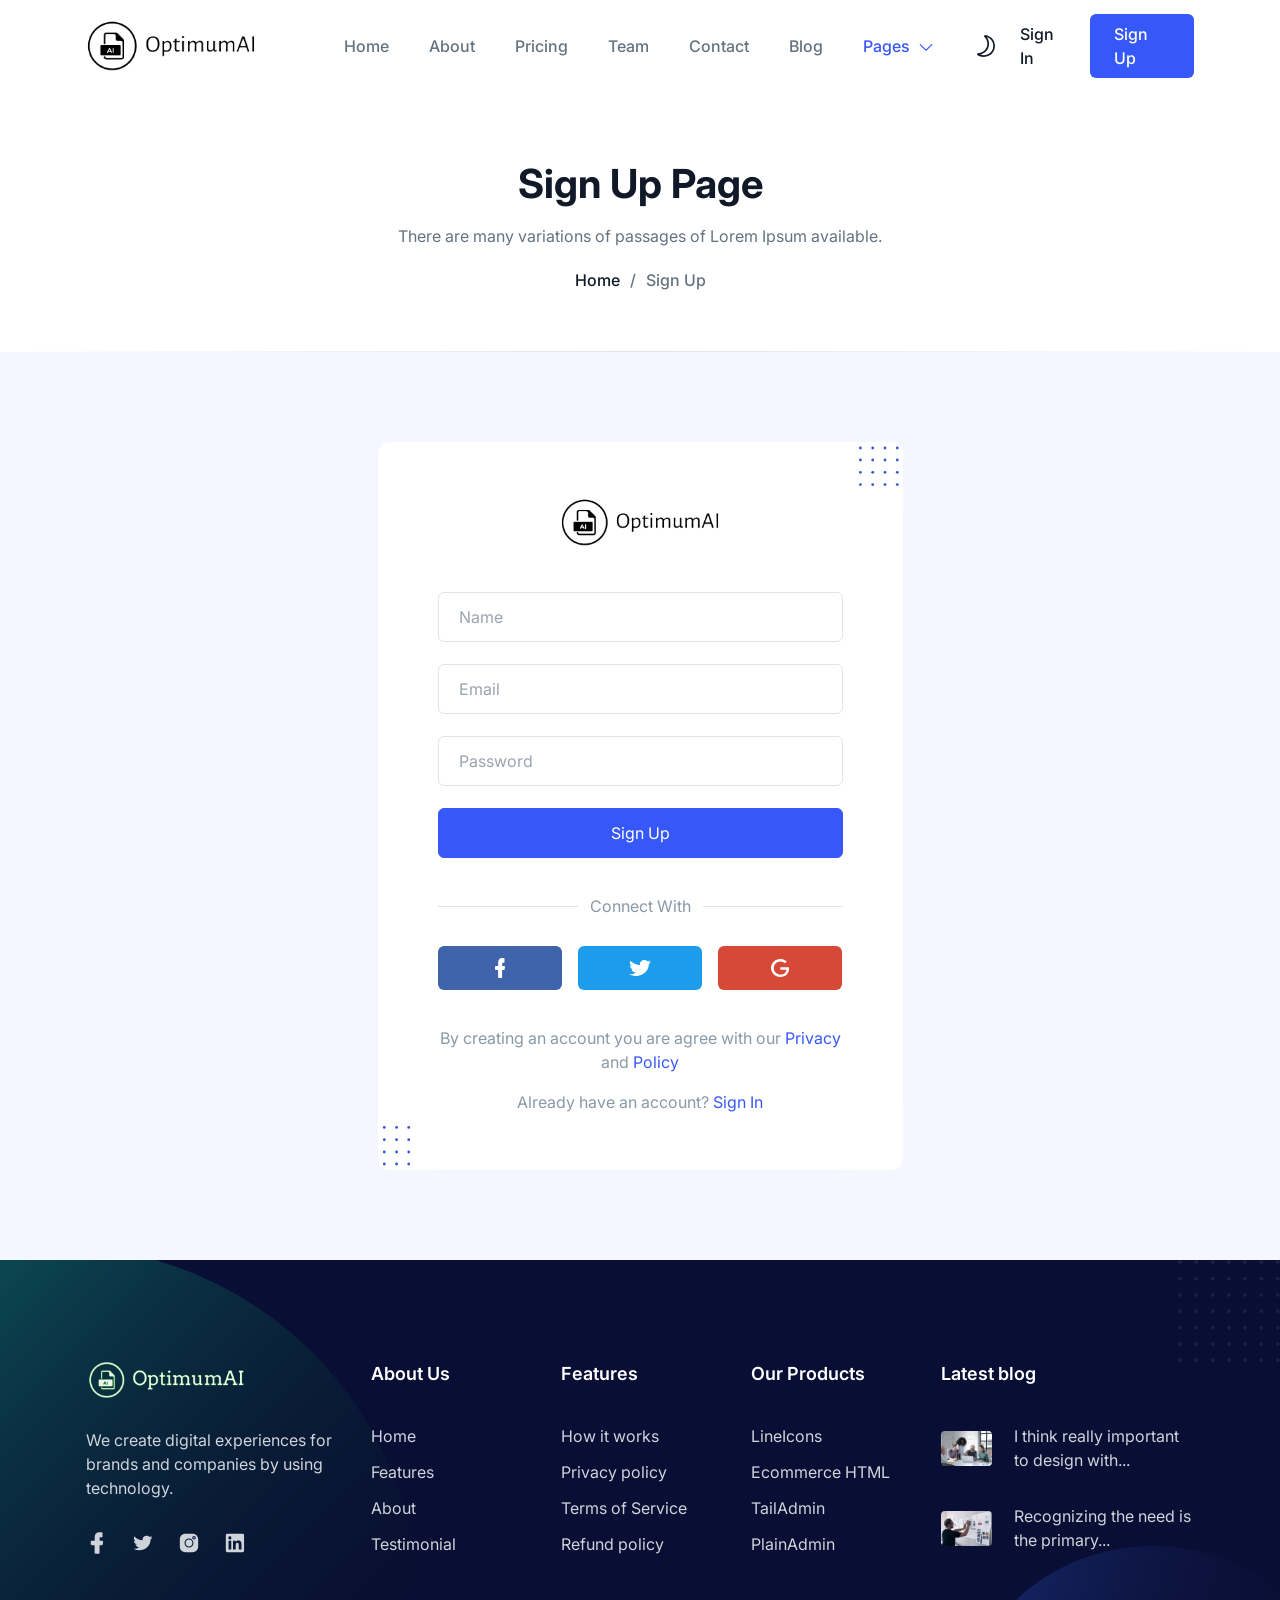
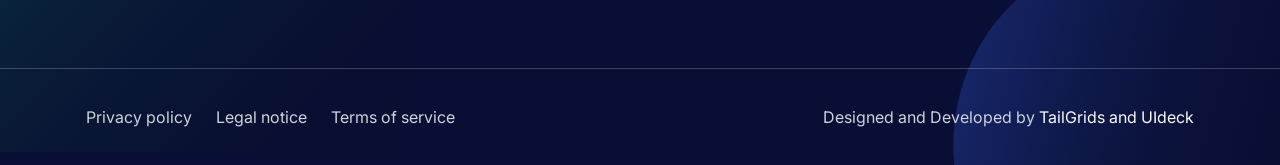
<file: signup.html>
<!DOCTYPE html>
<html lang="en">

<head>
  <meta charset="UTF-8" />
  <meta http-equiv="X-UA-Compatible" content="IE=edge" />
  <meta name="viewport" content="width=device-width, initial-scale=1.0" />
  <title>Sign Up | Play Tailwind</title>
  <link rel="shortcut icon" href="assets/images/logo/favicon.png" type="image/x-icon" />
  <link rel="stylesheet" href="assets/css/animate.css" />
  <link rel="stylesheet" href="assets/css/tailwind.css" />

  <!-- ==== WOW JS ==== -->
  <script src="assets/js/wow.min.js"></script>
  <script>
    new WOW().init();
  </script>
</head>

<body>
  <!-- ====== Navbar Section Start -->
  <div class="absolute top-0 left-0 z-40 flex items-center w-full bg-transparent ud-header">
    <div class="container">
      <div class="relative flex items-center justify-between -mx-4">
        <div class="max-w-full px-4 w-60">
          <a href="index.html" class="block w-full py-5 navbar-logo">
            <img src="assets/images/logo/dark-logo.png" alt="logo" class="w-full dark:hidden" />
            <img src="assets/images/logo/logo-white.png" alt="logo" class="hidden w-full dark:block" />
          </a>
        </div>
        <div class="flex items-center justify-between w-full px-4">
          <div>
            <button id="navbarToggler"
              class="absolute right-4 top-1/2 block -translate-y-1/2 rounded-lg px-3 py-[6px] ring-primary focus:ring-2 lg:hidden">
              <span class="relative my-[6px] block h-[2px] w-[30px] bg-dark dark:bg-white"></span>
              <span class="relative my-[6px] block h-[2px] w-[30px] bg-dark dark:bg-white"></span>
              <span class="relative my-[6px] block h-[2px] w-[30px] bg-dark dark:bg-white"></span>
            </button>
            <nav id="navbarCollapse"
              class="absolute right-4 top-full hidden w-full max-w-[250px] rounded-lg bg-white dark:bg-dark-2 py-5 shadow-lg lg:static lg:block lg:w-full lg:max-w-full lg:bg-transparent dark:lg:bg-transparent lg:py-0 lg:px-4 lg:shadow-none xl:px-6">
              <ul class="blcok lg:flex 2xl:ml-20">
                <li class="relative group">
                  <a href="#home"
                    class="flex py-2 mx-8 text-base font-medium ud-menu-scroll text-dark dark:text-white group-hover:text-primary lg:mr-0 lg:inline-flex lg:py-6 lg:px-0 lg:text-body-color dark:lg:text-dark-6">
                    Home
                  </a>
                </li>
                <li class="relative group">
                  <a href="/#about"
                    class="flex py-2 mx-8 text-base font-medium ud-menu-scroll text-dark dark:text-white group-hover:text-primary lg:mr-0 lg:ml-7 lg:inline-flex lg:py-6 lg:px-0 lg:text-body-color dark:lg:text-dark-6 xl:ml-10">
                    About
                  </a>
                </li>
                <li class="relative group">
                  <a href="/#pricing"
                    class="flex py-2 mx-8 text-base font-medium ud-menu-scroll text-dark dark:text-white group-hover:text-primary lg:mr-0 lg:ml-7 lg:inline-flex lg:py-6 lg:px-0 lg:text-body-color dark:lg:text-dark-6 xl:ml-10">
                    Pricing
                  </a>
                </li>
                <li class="relative group">
                  <a href="/#team"
                    class="flex py-2 mx-8 text-base font-medium ud-menu-scroll text-dark dark:text-white group-hover:text-primary lg:mr-0 lg:ml-7 lg:inline-flex lg:py-6 lg:px-0 lg:text-body-color dark:lg:text-dark-6 xl:ml-10">
                    Team
                  </a>
                </li>
                <li class="relative group">
                  <a href="/#contact"
                    class="flex py-2 mx-8 text-base font-medium ud-menu-scroll text-dark dark:text-white group-hover:text-primary lg:mr-0 lg:ml-7 lg:inline-flex lg:py-6 lg:px-0 lg:text-body-color dark:lg:text-dark-6 xl:ml-10">
                    Contact
                  </a>
                </li>
                <li class="relative group">
                  <a href="blog-grids.html"
                    class="flex py-2 mx-8 text-base font-medium ud-menu-scroll text-dark dark:text-white group-hover:text-primary lg:mr-0 lg:ml-7 lg:inline-flex lg:py-6 lg:px-0 lg:text-body-color dark:lg:text-dark-6 xl:ml-10">
                    Blog
                  </a>
                </li>
                <li class="relative submenu-item group">
                  <a href="javascript:void(0)"
                    class="relative flex items-center justify-between py-2 mx-8 text-base font-medium text-primary group-hover:text-primary lg:mr-0 lg:ml-8 lg:inline-flex lg:py-6 lg:pl-0 lg:pr-4 xl:ml-10">
                    Pages

                    <svg class="ml-2 fill-current" width="16" height="20" viewBox="0 0 16 20" fill="none"
                      xmlns="http://www.w3.org/2000/svg">
                      <path
                        d="M7.99999 14.9C7.84999 14.9 7.72499 14.85 7.59999 14.75L1.84999 9.10005C1.62499 8.87505 1.62499 8.52505 1.84999 8.30005C2.07499 8.07505 2.42499 8.07505 2.64999 8.30005L7.99999 13.525L13.35 8.25005C13.575 8.02505 13.925 8.02505 14.15 8.25005C14.375 8.47505 14.375 8.82505 14.15 9.05005L8.39999 14.7C8.27499 14.825 8.14999 14.9 7.99999 14.9Z" />
                    </svg>
                  </a>
                  <div
                    class="submenu relative top-full left-0 hidden w-[250px] rounded-sm bg-white dark:bg-dark-2 p-4 transition-[top] duration-300 group-hover:opacity-100 lg:invisible lg:absolute lg:top-[110%] lg:block lg:opacity-0 lg:shadow-lg lg:group-hover:visible lg:group-hover:top-full">
                    <a href="about.html"
                      class="block rounded py-[10px] px-4 text-sm text-body-color dark:text-dark-6 hover:text-primary dark:hover:text-primary">
                      About Page
                    </a>
                    <a href="pricing.html"
                      class="block rounded py-[10px] px-4 text-sm text-body-color dark:text-dark-6 hover:text-primary dark:hover:text-primary">
                      Pricing Page
                    </a>
                    <a href="contact.html"
                      class="block rounded py-[10px] px-4 text-sm text-body-color dark:text-dark-6 hover:text-primary dark:hover:text-primary">
                      Contact Page
                    </a>
                    <a href="blog-grids.html"
                      class="block rounded py-[10px] px-4 text-sm text-body-color dark:text-dark-6 hover:text-primary dark:hover:text-primary">
                      Blog Grid Page
                    </a>
                    <a href="blog-details.html"
                      class="block rounded py-[10px] px-4 text-sm text-body-color dark:text-dark-6 hover:text-primary dark:hover:text-primary">
                      Blog Details Page
                    </a>
                    <a href="signup.html"
                      class="block rounded py-[10px] px-4 text-sm text-primary hover:text-primary dark:hover:text-primary">
                      Sign Up Page
                    </a>
                    <a href="signin.html"
                      class="block rounded py-[10px] px-4 text-sm text-body-color dark:text-dark-6 hover:text-primary dark:hover:text-primary">
                      Sign In Page
                    </a>
                    <a href="404.html"
                      class="block rounded py-[10px] px-4 text-sm text-body-color dark:text-dark-6 hover:text-primary dark:hover:text-primary">
                      404 Page
                    </a>
                  </div>
                </li>
              </ul>
            </nav>
          </div>
          <div class="flex items-center justify-end pr-16 lg:pr-0">
            <label for="themeSwitcher" class="inline-flex items-center cursor-pointer" aria-label="themeSwitcher"
              name="themeSwitcher">
              <input type="checkbox" name="themeSwitcher" id="themeSwitcher" class="sr-only" />
              <span class="block text-dark dark:hidden dark:text-white">
                <svg
                  class="fill-current"
                  width="24"
                  height="24"
                  viewBox="0 0 24 24"
                  fill="none"
                  xmlns="http://www.w3.org/2000/svg"
                >
                  <path
                    d="M13.3125 1.50001C12.675 1.31251 12.0375 1.16251 11.3625 1.05001C10.875 0.975006 10.35 1.23751 10.1625 1.68751C9.93751 2.13751 10.05 2.70001 10.425 3.00001C13.0875 5.47501 14.0625 9.11251 12.975 12.525C11.775 16.3125 8.25001 18.975 4.16251 19.0875C3.63751 19.0875 3.22501 19.425 3.07501 19.9125C2.92501 20.4 3.15001 20.925 3.56251 21.1875C4.50001 21.75 5.43751 22.2 6.37501 22.5C7.46251 22.8375 8.58751 22.9875 9.71251 22.9875C11.625 22.9875 13.5 22.5 15.1875 21.5625C17.85 20.1 19.725 17.7375 20.55 14.8875C22.1625 9.26251 18.975 3.37501 13.3125 1.50001ZM18.9375 14.4C18.2625 16.8375 16.6125 18.825 14.4 20.0625C12.075 21.3375 9.41251 21.6 6.90001 20.85C6.63751 20.775 6.33751 20.6625 6.07501 20.55C10.05 19.7625 13.35 16.9125 14.5875 13.0125C15.675 9.56251 15 5.92501 12.7875 3.07501C17.5875 4.68751 20.2875 9.67501 18.9375 14.4Z"
                  />
                </svg>
              </span>
              <span class="hidden text-dark dark:block dark:text-white">
                <svg
                  class="fill-current"
                  width="24"
                  height="24"
                  viewBox="0 0 24 24"
                  fill="none"
                  xmlns="http://www.w3.org/2000/svg"
                >
                  <g clip-path="url(#clip0_2172_3070)">
                    <path
                      d="M12 6.89999C9.18752 6.89999 6.90002 9.18749 6.90002 12C6.90002 14.8125 9.18752 17.1 12 17.1C14.8125 17.1 17.1 14.8125 17.1 12C17.1 9.18749 14.8125 6.89999 12 6.89999ZM12 15.4125C10.125 15.4125 8.58752 13.875 8.58752 12C8.58752 10.125 10.125 8.58749 12 8.58749C13.875 8.58749 15.4125 10.125 15.4125 12C15.4125 13.875 13.875 15.4125 12 15.4125Z"
                    />
                    <path
                      d="M12 4.2375C12.45 4.2375 12.8625 3.8625 12.8625 3.375V1.5C12.8625 1.05 12.4875 0.637497 12 0.637497C11.55 0.637497 11.1375 1.0125 11.1375 1.5V3.4125C11.175 3.8625 11.55 4.2375 12 4.2375Z"
                    />
                    <path
                      d="M12 19.7625C11.55 19.7625 11.1375 20.1375 11.1375 20.625V22.5C11.1375 22.95 11.5125 23.3625 12 23.3625C12.45 23.3625 12.8625 22.9875 12.8625 22.5V20.5875C12.8625 20.1375 12.45 19.7625 12 19.7625Z"
                    />
                    <path
                      d="M18.1125 6.74999C18.3375 6.74999 18.5625 6.67499 18.7125 6.48749L19.9125 5.28749C20.25 4.94999 20.25 4.42499 19.9125 4.08749C19.575 3.74999 19.05 3.74999 18.7125 4.08749L17.5125 5.28749C17.175 5.62499 17.175 6.14999 17.5125 6.48749C17.6625 6.67499 17.8875 6.74999 18.1125 6.74999Z"
                    />
                    <path
                      d="M5.32501 17.5125L4.12501 18.675C3.78751 19.0125 3.78751 19.5375 4.12501 19.875C4.27501 20.025 4.50001 20.1375 4.72501 20.1375C4.95001 20.1375 5.17501 20.0625 5.32501 19.875L6.52501 18.675C6.86251 18.3375 6.86251 17.8125 6.52501 17.475C6.18751 17.175 5.62501 17.175 5.32501 17.5125Z"
                    />
                    <path
                      d="M22.5 11.175H20.5875C20.1375 11.175 19.725 11.55 19.725 12.0375C19.725 12.4875 20.1 12.9 20.5875 12.9H22.5C22.95 12.9 23.3625 12.525 23.3625 12.0375C23.3625 11.55 22.95 11.175 22.5 11.175Z"
                    />
                    <path
                      d="M4.23751 12C4.23751 11.55 3.86251 11.1375 3.37501 11.1375H1.50001C1.05001 11.1375 0.637512 11.5125 0.637512 12C0.637512 12.45 1.01251 12.8625 1.50001 12.8625H3.41251C3.86251 12.8625 4.23751 12.45 4.23751 12Z"
                    />
                    <path
                      d="M18.675 17.5125C18.3375 17.175 17.8125 17.175 17.475 17.5125C17.1375 17.85 17.1375 18.375 17.475 18.7125L18.675 19.9125C18.825 20.0625 19.05 20.175 19.275 20.175C19.5 20.175 19.725 20.1 19.875 19.9125C20.2125 19.575 20.2125 19.05 19.875 18.7125L18.675 17.5125Z"
                    />
                    <path
                      d="M5.32501 4.125C4.98751 3.7875 4.46251 3.7875 4.12501 4.125C3.78751 4.4625 3.78751 4.9875 4.12501 5.325L5.32501 6.525C5.47501 6.675 5.70001 6.7875 5.92501 6.7875C6.15001 6.7875 6.37501 6.7125 6.52501 6.525C6.86251 6.1875 6.86251 5.6625 6.52501 5.325L5.32501 4.125Z"
                    />
                  </g>
                  <defs>
                    <clipPath id="clip0_2172_3070">
                      <rect width="24" height="24" fill="white" />
                    </clipPath>
                  </defs>
                </svg>
              </span>
            </label>
            <div class="hidden sm:flex">
              <a href="signin.html"
                class="loginBtn py-2 px-[22px] text-base font-medium text-dark dark:text-white hover:opacity-70">
                Sign In
              </a>
              <a href="signup.html"
                class="px-6 py-2 text-base font-medium text-white duration-300 ease-in-out rounded-md signUpBtn bg-primary hover:bg-blue-dark">
                Sign Up
              </a>
            </div>
          </div>
        </div>
      </div>
    </div>
  </div>
  <!-- ====== Navbar Section End -->

  <!-- ====== Banner Section Start -->
  <div class="relative z-10 overflow-hidden pt-[120px] pb-[60px] md:pt-[130px] lg:pt-[160px] dark:bg-dark">
    <div
      class="absolute bottom-0 left-0 w-full h-px bg-gradient-to-r from-stroke/0 via-stroke dark:via-dark-3 to-stroke/0">
    </div>
    <div class="container">
      <div class="flex flex-wrap items-center -mx-4">
        <div class="w-full px-4">
          <div class="text-center">
            <h1 class="mb-4 text-3xl font-bold text-dark dark:text-white sm:text-4xl md:text-[40px] md:leading-[1.2]">
              Sign Up Page</h1>
            <p class="mb-5 text-base text-body-color dark:text-dark-6">
              There are many variations of passages of Lorem Ipsum available.
            </p>

            <ul class="flex items-center justify-center gap-[10px]">
              <li>
                <a href="index.html"
                  class="flex items-center gap-[10px] text-base font-medium text-dark dark:text-white">
                  Home
                </a>
              </li>
              <li>
                <a href="javascript:void(0)" class="flex items-center gap-[10px] text-base font-medium text-body-color">
                  <span class="text-body-color dark:text-dark-6"> / </span>
                  Sign Up
                </a>
              </li>
            </ul>
          </div>
        </div>
      </div>
    </div>
  </div>
  <!-- ====== Banner Section End -->

  <!-- ====== Forms Section Start -->
  <section class="bg-[#F4F7FF] py-14 lg:py-[90px] dark:bg-dark">
    <div class="container">
      <div class="flex flex-wrap -mx-4">
        <div class="w-full px-4">
          <div
            class="wow fadeInUp relative mx-auto max-w-[525px] overflow-hidden rounded-xl shadow-form bg-white dark:bg-dark-2 py-14 px-8 text-center sm:px-12 md:px-[60px]"
            data-wow-delay=".15s">
            <div class="mb-10 text-center">
              <a href="javascript:void(0)" class="mx-auto inline-block max-w-[160px]">
                <img src="assets/images/logo/dark-logo.png" alt="logo" class="dark:hidden" />
                <img src="assets/images/logo/logo-white.png" alt="logo" class="hidden dark:block" />
              </a>
            </div>
            <form>
              <div class="mb-[22px]">
                <input type="text" placeholder="Name"
                  class="w-full px-5 py-3 text-base transition bg-transparent border rounded-md outline-none border-stroke dark:border-dark-3 text-body-color dark:text-dark-6 placeholder:text-dark-6 focus:border-primary dark:focus:border-primary focus-visible:shadow-none" />
              </div>
              <div class="mb-[22px]">
                <input type="email" placeholder="Email"
                  class="w-full px-5 py-3 text-base transition bg-transparent border rounded-md outline-none border-stroke dark:border-dark-3 text-body-color dark:text-dark-6 placeholder:text-dark-6 focus:border-primary dark:focus:border-primary focus-visible:shadow-none" />
              </div>
              <div class="mb-[22px]">
                <input type="password" placeholder="Password"
                  class="w-full px-5 py-3 text-base transition bg-transparent border rounded-md outline-none border-stroke dark:border-dark-3 text-body-color dark:text-dark-6 placeholder:text-dark-6 focus:border-primary dark:focus:border-primary focus-visible:shadow-none" />
              </div>
              <div class="mb-9">
                <input type="submit" value="Sign Up"
                  class="w-full px-5 py-3 text-base text-white transition duration-300 ease-in-out border rounded-md cursor-pointer border-primary bg-primary hover:bg-blue-dark" />
              </div>
            </form>
            <span class="relative block text-center z-1 mb-7">
              <span class="absolute left-0 block w-full h-px -z-1 top-1/2 bg-stroke dark:bg-dark-3"></span>
              <span class="relative z-10 inline-block px-3 text-base bg-white dark:bg-dark-2 text-body-secondary">Connect With</span>
            </span>
            <ul class="flex justify-between -mx-2 mb-9">
              <li class="w-full px-2">
                <a href="javascript:void(0)"
                  class="flex h-11 items-center justify-center rounded-md bg-[#4064AC] transition hover:bg-opacity-90">
                  <svg width="10" height="20" viewBox="0 0 10 20" fill="none" xmlns="http://www.w3.org/2000/svg">
                    <path
                      d="M9.29878 8H7.74898H7.19548V7.35484V5.35484V4.70968H7.74898H8.91133C9.21575 4.70968 9.46483 4.45161 9.46483 4.06452V0.645161C9.46483 0.290323 9.24343 0 8.91133 0H6.89106C4.70474 0 3.18262 1.80645 3.18262 4.48387V7.29032V7.93548H2.62912H0.747223C0.359774 7.93548 0 8.29032 0 8.80645V11.129C0 11.5806 0.304424 12 0.747223 12H2.57377H3.12727V12.6452V19.129C3.12727 19.5806 3.43169 20 3.87449 20H6.47593C6.64198 20 6.78036 19.9032 6.89106 19.7742C7.00176 19.6452 7.08478 19.4194 7.08478 19.2258V12.6774V12.0323H7.66596H8.91133C9.2711 12.0323 9.54785 11.7742 9.6032 11.3871V11.3548V11.3226L9.99065 9.09677C10.0183 8.87097 9.99065 8.6129 9.8246 8.35484C9.76925 8.19355 9.52018 8.03226 9.29878 8Z"
                      fill="white" />
                  </svg>
                </a>
              </li>
              <li class="w-full px-2">
                <a href="javascript:void(0)"
                  class="flex h-11 items-center justify-center rounded-md bg-[#1C9CEA] transition hover:bg-opacity-90">
                  <svg width="22" height="16" viewBox="0 0 22 16" fill="none" xmlns="http://www.w3.org/2000/svg">
                    <path
                      d="M19.5516 2.75538L20.9 1.25245C21.2903 0.845401 21.3968 0.53229 21.4323 0.375734C20.3677 0.939335 19.3742 1.1272 18.7355 1.1272H18.4871L18.3452 1.00196C17.4935 0.344423 16.429 0 15.2935 0C12.8097 0 10.8581 1.81605 10.8581 3.91389C10.8581 4.03914 10.8581 4.22701 10.8935 4.35225L11 4.97847L10.2548 4.94716C5.7129 4.82192 1.9871 1.37769 1.38387 0.782779C0.390323 2.34834 0.958064 3.85127 1.56129 4.79061L2.76774 6.54403L0.851613 5.6047C0.887097 6.91977 1.45484 7.95303 2.55484 8.7045L3.5129 9.33072L2.55484 9.67515C3.15806 11.272 4.50645 11.9296 5.5 12.18L6.8129 12.4932L5.57097 13.2446C3.58387 14.4971 1.1 14.4031 0 14.3092C2.23548 15.6869 4.89677 16 6.74194 16C8.12581 16 9.15484 15.8748 9.40322 15.7808C19.3387 13.7143 19.8 5.8865 19.8 4.32094V4.10176L20.0129 3.97652C21.2194 2.97456 21.7161 2.44227 22 2.12916C21.8935 2.16047 21.7516 2.22309 21.6097 2.2544L19.5516 2.75538Z"
                      fill="white" />
                  </svg>
                </a>
              </li>
              <li class="w-full px-2">
                <a href="javascript:void(0)"
                  class="flex h-11 items-center justify-center rounded-md bg-[#D64937] transition hover:bg-opacity-90">
                  <svg width="18" height="18" viewBox="0 0 18 18" fill="none" xmlns="http://www.w3.org/2000/svg">
                    <path
                      d="M17.8477 8.17132H9.29628V10.643H15.4342C15.1065 14.0743 12.2461 15.5574 9.47506 15.5574C5.95916 15.5574 2.8306 12.8821 2.8306 9.01461C2.8306 5.29251 5.81018 2.47185 9.47506 2.47185C12.2759 2.47185 13.9742 4.24567 13.9742 4.24567L15.7024 2.47185C15.7024 2.47185 13.3783 0.000145544 9.35587 0.000145544C4.05223 -0.0289334 0 4.30383 0 8.98553C0 13.5218 3.81386 18 9.44526 18C14.4212 18 17.9967 14.7141 17.9967 9.79974C18.0264 8.78198 17.8477 8.17132 17.8477 8.17132Z"
                      fill="white" />
                  </svg>
                </a>
              </li>
            </ul>

            <p class="mb-4 text-base text-body-secondary">
              By creating an account you are agree with our
              <a href="javascript:void(0)" class="text-primary hover:underline">
                Privacy
              </a>
              and
              <a href="javascript:void(0)" class="text-primary hover:underline">
                Policy
              </a>
            </p>

            <p class="text-base text-body-secondary">
              Already have an account?
              <a href="signin.html" class="text-primary hover:underline">
                Sign In
              </a>
            </p>

            <div>
              <span class="absolute top-1 right-1">
                <svg width="40" height="40" viewBox="0 0 40 40" fill="none" xmlns="http://www.w3.org/2000/svg">
                  <circle cx="1.39737" cy="38.6026" r="1.39737" transform="rotate(-90 1.39737 38.6026)"
                    fill="#3056D3" />
                  <circle cx="1.39737" cy="1.99122" r="1.39737" transform="rotate(-90 1.39737 1.99122)"
                    fill="#3056D3" />
                  <circle cx="13.6943" cy="38.6026" r="1.39737" transform="rotate(-90 13.6943 38.6026)"
                    fill="#3056D3" />
                  <circle cx="13.6943" cy="1.99122" r="1.39737" transform="rotate(-90 13.6943 1.99122)"
                    fill="#3056D3" />
                  <circle cx="25.9911" cy="38.6026" r="1.39737" transform="rotate(-90 25.9911 38.6026)"
                    fill="#3056D3" />
                  <circle cx="25.9911" cy="1.99122" r="1.39737" transform="rotate(-90 25.9911 1.99122)"
                    fill="#3056D3" />
                  <circle cx="38.288" cy="38.6026" r="1.39737" transform="rotate(-90 38.288 38.6026)" fill="#3056D3" />
                  <circle cx="38.288" cy="1.99122" r="1.39737" transform="rotate(-90 38.288 1.99122)" fill="#3056D3" />
                  <circle cx="1.39737" cy="26.3057" r="1.39737" transform="rotate(-90 1.39737 26.3057)"
                    fill="#3056D3" />
                  <circle cx="13.6943" cy="26.3057" r="1.39737" transform="rotate(-90 13.6943 26.3057)"
                    fill="#3056D3" />
                  <circle cx="25.9911" cy="26.3057" r="1.39737" transform="rotate(-90 25.9911 26.3057)"
                    fill="#3056D3" />
                  <circle cx="38.288" cy="26.3057" r="1.39737" transform="rotate(-90 38.288 26.3057)" fill="#3056D3" />
                  <circle cx="1.39737" cy="14.0086" r="1.39737" transform="rotate(-90 1.39737 14.0086)"
                    fill="#3056D3" />
                  <circle cx="13.6943" cy="14.0086" r="1.39737" transform="rotate(-90 13.6943 14.0086)"
                    fill="#3056D3" />
                  <circle cx="25.9911" cy="14.0086" r="1.39737" transform="rotate(-90 25.9911 14.0086)"
                    fill="#3056D3" />
                  <circle cx="38.288" cy="14.0086" r="1.39737" transform="rotate(-90 38.288 14.0086)" fill="#3056D3" />
                </svg>
              </span>
              <span class="absolute left-1 bottom-1">
                <svg width="29" height="40" viewBox="0 0 29 40" fill="none" xmlns="http://www.w3.org/2000/svg">
                  <circle cx="2.288" cy="25.9912" r="1.39737" transform="rotate(-90 2.288 25.9912)" fill="#3056D3" />
                  <circle cx="14.5849" cy="25.9911" r="1.39737" transform="rotate(-90 14.5849 25.9911)"
                    fill="#3056D3" />
                  <circle cx="26.7216" cy="25.9911" r="1.39737" transform="rotate(-90 26.7216 25.9911)"
                    fill="#3056D3" />
                  <circle cx="2.288" cy="13.6944" r="1.39737" transform="rotate(-90 2.288 13.6944)" fill="#3056D3" />
                  <circle cx="14.5849" cy="13.6943" r="1.39737" transform="rotate(-90 14.5849 13.6943)"
                    fill="#3056D3" />
                  <circle cx="26.7216" cy="13.6943" r="1.39737" transform="rotate(-90 26.7216 13.6943)"
                    fill="#3056D3" />
                  <circle cx="2.288" cy="38.0087" r="1.39737" transform="rotate(-90 2.288 38.0087)" fill="#3056D3" />
                  <circle cx="2.288" cy="1.39739" r="1.39737" transform="rotate(-90 2.288 1.39739)" fill="#3056D3" />
                  <circle cx="14.5849" cy="38.0089" r="1.39737" transform="rotate(-90 14.5849 38.0089)"
                    fill="#3056D3" />
                  <circle cx="26.7216" cy="38.0089" r="1.39737" transform="rotate(-90 26.7216 38.0089)"
                    fill="#3056D3" />
                  <circle cx="14.5849" cy="1.39761" r="1.39737" transform="rotate(-90 14.5849 1.39761)"
                    fill="#3056D3" />
                  <circle cx="26.7216" cy="1.39761" r="1.39737" transform="rotate(-90 26.7216 1.39761)"
                    fill="#3056D3" />
                </svg>
              </span>
            </div>
          </div>
        </div>
      </div>
    </div>
  </section>
  <!-- ====== Forms Section End -->

  <!-- ====== Footer Section Start -->
  <footer class="wow fadeInUp relative z-10 bg-[#090E34] pt-20 lg:pt-[100px]" data-wow-delay=".15s">
    <div class="container">
      <div class="flex flex-wrap -mx-4">
        <div class="w-full px-4 sm:w-1/2 md:w-1/2 lg:w-4/12 xl:w-3/12">
          <div class="w-full mb-10">
            <a href="javascript:void(0)" class="mb-6 inline-block max-w-[160px]">
              <img src="assets/images/logo/logo-white.png" alt="logo" class="max-w-full" />
            </a>
            <p class="mb-8 max-w-[270px] text-base text-gray-7">
              We create digital experiences for brands and companies by using
              technology.
            </p>
            <div class="flex items-center -mx-3">
              <a href="javascript:void(0)" class="px-3 text-gray-7 hover:text-white">
                <svg width="22" height="22" viewBox="0 0 22 22" fill="none" xmlns="http://www.w3.org/2000/svg"
                  class="fill-current">
                  <path
                    d="M16.294 8.86875H14.369H13.6815V8.18125V6.05V5.3625H14.369H15.8128C16.1909 5.3625 16.5003 5.0875 16.5003 4.675V1.03125C16.5003 0.653125 16.2253 0.34375 15.8128 0.34375H13.3034C10.5878 0.34375 8.69714 2.26875 8.69714 5.12187V8.1125V8.8H8.00964H5.67214C5.19089 8.8 4.74402 9.17812 4.74402 9.72812V12.2031C4.74402 12.6844 5.12214 13.1313 5.67214 13.1313H7.94089H8.62839V13.8188V20.7281C8.62839 21.2094 9.00652 21.6562 9.55652 21.6562H12.7878C12.994 21.6562 13.1659 21.5531 13.3034 21.4156C13.4409 21.2781 13.544 21.0375 13.544 20.8312V13.8531V13.1656H14.2659H15.8128C16.2596 13.1656 16.6034 12.8906 16.6721 12.4781V12.4438V12.4094L17.1534 10.0375C17.1878 9.79688 17.1534 9.52187 16.9471 9.24687C16.8784 9.075 16.569 8.90312 16.294 8.86875Z" />
                </svg>
              </a>
              <a href="javascript:void(0)" class="px-3 text-gray-7 hover:text-white">
                <svg width="22" height="22" viewBox="0 0 22 22" fill="none" xmlns="http://www.w3.org/2000/svg"
                  class="fill-current">
                  <path
                    d="M20.1236 5.91236C20.2461 5.76952 20.0863 5.58286 19.905 5.64972C19.5004 5.79896 19.1306 5.8974 18.5837 5.95817C19.2564 5.58362 19.5693 5.04828 19.8237 4.39259C19.885 4.23443 19.7 4.09092 19.5406 4.16647C18.8931 4.47345 18.1945 4.70121 17.4599 4.83578C16.7338 4.11617 15.6988 3.6665 14.5539 3.6665C12.3554 3.6665 10.5725 5.32454 10.5725 7.36908C10.5725 7.65933 10.6081 7.94206 10.6752 8.21276C7.51486 8.06551 4.6968 6.71359 2.73896 4.64056C2.60477 4.49848 2.36128 4.51734 2.27772 4.69063C2.05482 5.15296 1.93056 5.66584 1.93056 6.20582C1.93056 7.49014 2.6332 8.62331 3.70132 9.28732C3.22241 9.27293 2.76441 9.17961 2.34234 9.02125C2.13684 8.94416 1.90127 9.07964 1.92888 9.28686C2.14084 10.8781 3.42915 12.1909 5.09205 12.5011C4.75811 12.586 4.40639 12.6311 4.04253 12.6311C3.95431 12.6311 3.86685 12.6284 3.78019 12.6231C3.55967 12.6094 3.38044 12.8067 3.47499 12.9954C4.09879 14.2404 5.44575 15.1096 7.0132 15.1367C5.65077 16.13 3.93418 16.7218 2.06882 16.7218C1.83882 16.7218 1.74015 17.0175 1.9442 17.1178C3.52016 17.8924 5.31487 18.3332 7.22182 18.3332C14.545 18.3332 18.549 12.6914 18.549 7.79843C18.549 7.63827 18.545 7.47811 18.5377 7.31945C19.1321 6.92012 19.6664 6.44528 20.1236 5.91236Z" />
                </svg>
              </a>
              <a href="javascript:void(0)" class="px-3 text-gray-7 hover:text-white">
                <svg width="22" height="22" viewBox="0 0 22 22" fill="none" xmlns="http://www.w3.org/2000/svg"
                  class="fill-current">
                  <path
                    d="M11.0297 14.4305C12.9241 14.4305 14.4598 12.8948 14.4598 11.0004C14.4598 9.10602 12.9241 7.57031 11.0297 7.57031C9.13529 7.57031 7.59958 9.10602 7.59958 11.0004C7.59958 12.8948 9.13529 14.4305 11.0297 14.4305Z" />
                  <path
                    d="M14.7554 1.8335H7.24463C4.25807 1.8335 1.83334 4.25823 1.83334 7.24479V14.6964C1.83334 17.7421 4.25807 20.1668 7.24463 20.1668H14.6962C17.7419 20.1668 20.1667 17.7421 20.1667 14.7555V7.24479C20.1667 4.25823 17.7419 1.8335 14.7554 1.8335ZM11.0296 15.4948C8.51614 15.4948 6.53496 13.4545 6.53496 11.0002C6.53496 8.54586 8.54571 6.50554 11.0296 6.50554C13.4839 6.50554 15.4946 8.54586 15.4946 11.0002C15.4946 13.4545 13.5134 15.4948 11.0296 15.4948ZM17.2393 6.91952C16.9436 7.24479 16.5 7.42221 15.9973 7.42221C15.5538 7.42221 15.1102 7.24479 14.7554 6.91952C14.4301 6.59425 14.2527 6.18027 14.2527 5.67758C14.2527 5.17489 14.4301 4.79049 14.7554 4.43565C15.0807 4.08081 15.4946 3.90339 15.9973 3.90339C16.4409 3.90339 16.914 4.08081 17.2393 4.40608C17.535 4.79049 17.7419 5.23403 17.7419 5.70715C17.7124 6.18027 17.535 6.59425 17.2393 6.91952Z" />
                  <path
                    d="M16.0276 4.96777C15.6432 4.96777 15.318 5.29304 15.318 5.67745C15.318 6.06186 15.6432 6.38713 16.0276 6.38713C16.412 6.38713 16.7373 6.06186 16.7373 5.67745C16.7373 5.29304 16.4416 4.96777 16.0276 4.96777Z" />
                </svg>
              </a>
              <a href="javascript:void(0)" class="px-3 text-gray-7 hover:text-white">
                <svg width="22" height="22" viewBox="0 0 22 22" fill="none" xmlns="http://www.w3.org/2000/svg"
                  class="fill-current">
                  <path
                    d="M18.8065 1.8335H3.16399C2.42474 1.8335 1.83334 2.42489 1.83334 3.16414V18.8362C1.83334 19.5459 2.42474 20.1668 3.16399 20.1668H18.7473C19.4866 20.1668 20.078 19.5754 20.078 18.8362V3.13457C20.1371 2.42489 19.5457 1.8335 18.8065 1.8335ZM7.24464 17.4168H4.55379V8.69371H7.24464V17.4168ZM5.88443 7.48135C4.99733 7.48135 4.31721 6.77167 4.31721 5.91414C4.31721 5.05661 5.0269 4.34694 5.88443 4.34694C6.74196 4.34694 7.45163 5.05661 7.45163 5.91414C7.45163 6.77167 6.8011 7.48135 5.88443 7.48135ZM17.4463 17.4168H14.7554V13.1883C14.7554 12.183 14.7258 10.8523 13.336 10.8523C11.9167 10.8523 11.7097 11.976 11.7097 13.0996V17.4168H9.01884V8.69371H11.6506V9.90608H11.6801C12.0645 9.1964 12.9221 8.48672 14.2527 8.48672C17.0027 8.48672 17.5054 10.2609 17.5054 12.6856V17.4168H17.4463Z" />
                </svg>
              </a>
            </div>
          </div>
        </div>
        <div class="w-full px-4 sm:w-1/2 md:w-1/2 lg:w-2/12 xl:w-2/12">
          <div class="w-full mb-10">
            <h4 class="text-lg font-semibold text-white mb-9">About Us</h4>
            <ul>
              <li>
                <a href="javascript:void(0)" class="inline-block mb-3 text-base text-gray-7 hover:text-primary">
                  Home
                </a>
              </li>
              <li>
                <a href="javascript:void(0)" class="inline-block mb-3 text-base text-gray-7 hover:text-primary">
                  Features
                </a>
              </li>
              <li>
                <a href="javascript:void(0)" class="inline-block mb-3 text-base text-gray-7 hover:text-primary">
                  About
                </a>
              </li>
              <li>
                <a href="javascript:void(0)" class="inline-block mb-3 text-base text-gray-7 hover:text-primary">
                  Testimonial
                </a>
              </li>
            </ul>
          </div>
        </div>
        <div class="w-full px-4 sm:w-1/2 md:w-1/2 lg:w-3/12 xl:w-2/12">
          <div class="w-full mb-10">
            <h4 class="text-lg font-semibold text-white mb-9">Features</h4>
            <ul>
              <li>
                <a href="javascript:void(0)" class="inline-block mb-3 text-base text-gray-7 hover:text-primary">
                  How it works
                </a>
              </li>
              <li>
                <a href="javascript:void(0)" class="inline-block mb-3 text-base text-gray-7 hover:text-primary">
                  Privacy policy
                </a>
              </li>
              <li>
                <a href="javascript:void(0)" class="inline-block mb-3 text-base text-gray-7 hover:text-primary">
                  Terms of Service
                </a>
              </li>
              <li>
                <a href="javascript:void(0)" class="inline-block mb-3 text-base text-gray-7 hover:text-primary">
                  Refund policy
                </a>
              </li>
            </ul>
          </div>
        </div>
        <div class="w-full px-4 sm:w-1/2 md:w-1/2 lg:w-3/12 xl:w-2/12">
          <div class="w-full mb-10">
            <h4 class="text-lg font-semibold text-white mb-9">
              Our Products
            </h4>
            <ul>
              <li>
                <a href="javascript:void(0)" class="inline-block mb-3 text-base text-gray-7 hover:text-primary">
                  LineIcons
                </a>
              </li>
              <li>
                <a href="javascript:void(0)" class="inline-block mb-3 text-base text-gray-7 hover:text-primary">
                  Ecommerce HTML
                </a>
              </li>
              <li>
                <a href="javascript:void(0)" class="inline-block mb-3 text-base text-gray-7 hover:text-primary">
                  TailAdmin
                </a>
              </li>
              <li>
                <a href="javascript:void(0)" class="inline-block mb-3 text-base text-gray-7 hover:text-primary">
                  PlainAdmin
                </a>
              </li>
            </ul>
          </div>
        </div>
        <div class="w-full px-4 md:w-2/3 lg:w-6/12 xl:w-3/12">
          <div class="w-full mb-10">
            <h4 class="text-lg font-semibold text-white mb-9">Latest blog</h4>
            <div class="flex flex-col gap-8">
              <a href="blog-details.html" class="group flex items-center gap-[22px]">
                <div class="overflow-hidden rounded">
                  <img src="./assets/images/blog/blog-footer-01.jpg" alt="blog">
                </div>
                <span class="max-w-[180px] text-gray-7 text-base group-hover:text-white">
                  I think really important to design with...
                </span>
              </a>
              <a href="blog-details.html" class="group flex items-center gap-[22px]">
                <div class="overflow-hidden rounded">
                  <img src="./assets/images/blog/blog-footer-02.jpg" alt="blog">
                </div>
                <span class="max-w-[180px] text-gray-7 text-base group-hover:text-white">
                  Recognizing the need is the primary...
                </span>
              </a>
            </div>
          </div>
        </div>
      </div>
    </div>

    <div class="mt-12 border-t border-[#8890A4] border-opacity-40 py-8 lg:mt-[60px]">
      <div class="container">
        <div class="flex flex-wrap -mx-4">
          <div class="w-full px-4 md:w-2/3 lg:w-1/2">
            <div class="my-1">
              <div class="flex items-center justify-center -mx-3 md:justify-start">
                <a href="javascript:void(0)" class="px-3 text-base text-gray-7 hover:text-white hover:underline">
                  Privacy policy
                </a>
                <a href="javascript:void(0)" class="px-3 text-base text-gray-7 hover:text-white hover:underline">
                  Legal notice
                </a>
                <a href="javascript:void(0)" class="px-3 text-base text-gray-7 hover:text-white hover:underline">
                  Terms of service
                </a>
              </div>
            </div>
          </div>
          <div class="w-full px-4 md:w-1/3 lg:w-1/2">
            <div class="flex justify-center my-1 md:justify-end">
              <p class="text-base text-gray-7">
                Designed and Developed by
                <a href="https://tailgrids.com" rel="nofollow noopner" target="_blank"
                  class="text-gray-1 hover:underline">
                  TailGrids and UIdeck
                </a>
              </p>
            </div>
          </div>
        </div>
      </div>
    </div>

    <div>
      <span class="absolute left-0 top-0 z-[-1]">
        <img src="assets/images/footer/shape-1.svg" alt="" />
      </span>

      <span class="absolute bottom-0 right-0 z-[-1]">
        <img src="assets/images/footer/shape-3.svg" alt="" />
      </span>

      <span class="absolute top-0 right-0 z-[-1]">
        <svg width="102" height="102" viewBox="0 0 102 102" fill="none" xmlns="http://www.w3.org/2000/svg">
          <path
            d="M1.8667 33.1956C2.89765 33.1956 3.7334 34.0318 3.7334 35.0633C3.7334 36.0947 2.89765 36.9309 1.8667 36.9309C0.835744 36.9309 4.50645e-08 36.0947 0 35.0633C-4.50645e-08 34.0318 0.835744 33.1956 1.8667 33.1956Z"
            fill="white" fill-opacity="0.08"></path>
          <path
            d="M18.2939 33.1956C19.3249 33.1956 20.1606 34.0318 20.1606 35.0633C20.1606 36.0947 19.3249 36.9309 18.2939 36.9309C17.263 36.9309 16.4272 36.0947 16.4272 35.0633C16.4272 34.0318 17.263 33.1956 18.2939 33.1956Z"
            fill="white" fill-opacity="0.08"></path>
          <path
            d="M34.7209 33.195C35.7519 33.195 36.5876 34.0311 36.5876 35.0626C36.5876 36.0941 35.7519 36.9303 34.7209 36.9303C33.69 36.9303 32.8542 36.0941 32.8542 35.0626C32.8542 34.0311 33.69 33.195 34.7209 33.195Z"
            fill="white" fill-opacity="0.08"></path>
          <path
            d="M50.9341 33.195C51.965 33.195 52.8008 34.0311 52.8008 35.0626C52.8008 36.0941 51.965 36.9303 50.9341 36.9303C49.9031 36.9303 49.0674 36.0941 49.0674 35.0626C49.0674 34.0311 49.9031 33.195 50.9341 33.195Z"
            fill="white" fill-opacity="0.08"></path>
          <path
            d="M1.8667 16.7605C2.89765 16.7605 3.7334 17.5966 3.7334 18.6281C3.7334 19.6596 2.89765 20.4957 1.8667 20.4957C0.835744 20.4957 4.50645e-08 19.6596 0 18.6281C-4.50645e-08 17.5966 0.835744 16.7605 1.8667 16.7605Z"
            fill="white" fill-opacity="0.08"></path>
          <path
            d="M18.2939 16.7605C19.3249 16.7605 20.1606 17.5966 20.1606 18.6281C20.1606 19.6596 19.3249 20.4957 18.2939 20.4957C17.263 20.4957 16.4272 19.6596 16.4272 18.6281C16.4272 17.5966 17.263 16.7605 18.2939 16.7605Z"
            fill="white" fill-opacity="0.08"></path>
          <path
            d="M34.7209 16.7605C35.7519 16.7605 36.5876 17.5966 36.5876 18.6281C36.5876 19.6596 35.7519 20.4957 34.7209 20.4957C33.69 20.4957 32.8542 19.6596 32.8542 18.6281C32.8542 17.5966 33.69 16.7605 34.7209 16.7605Z"
            fill="white" fill-opacity="0.08"></path>
          <path
            d="M50.9341 16.7605C51.965 16.7605 52.8008 17.5966 52.8008 18.6281C52.8008 19.6596 51.965 20.4957 50.9341 20.4957C49.9031 20.4957 49.0674 19.6596 49.0674 18.6281C49.0674 17.5966 49.9031 16.7605 50.9341 16.7605Z"
            fill="white" fill-opacity="0.08"></path>
          <path
            d="M1.8667 0.324951C2.89765 0.324951 3.7334 1.16115 3.7334 2.19261C3.7334 3.22408 2.89765 4.06024 1.8667 4.06024C0.835744 4.06024 4.50645e-08 3.22408 0 2.19261C-4.50645e-08 1.16115 0.835744 0.324951 1.8667 0.324951Z"
            fill="white" fill-opacity="0.08"></path>
          <path
            d="M18.2939 0.324951C19.3249 0.324951 20.1606 1.16115 20.1606 2.19261C20.1606 3.22408 19.3249 4.06024 18.2939 4.06024C17.263 4.06024 16.4272 3.22408 16.4272 2.19261C16.4272 1.16115 17.263 0.324951 18.2939 0.324951Z"
            fill="white" fill-opacity="0.08"></path>
          <path
            d="M34.7209 0.325302C35.7519 0.325302 36.5876 1.16147 36.5876 2.19293C36.5876 3.2244 35.7519 4.06056 34.7209 4.06056C33.69 4.06056 32.8542 3.2244 32.8542 2.19293C32.8542 1.16147 33.69 0.325302 34.7209 0.325302Z"
            fill="white" fill-opacity="0.08"></path>
          <path
            d="M50.9341 0.325302C51.965 0.325302 52.8008 1.16147 52.8008 2.19293C52.8008 3.2244 51.965 4.06056 50.9341 4.06056C49.9031 4.06056 49.0674 3.2244 49.0674 2.19293C49.0674 1.16147 49.9031 0.325302 50.9341 0.325302Z"
            fill="white" fill-opacity="0.08"></path>
          <path
            d="M66.9037 33.1956C67.9346 33.1956 68.7704 34.0318 68.7704 35.0633C68.7704 36.0947 67.9346 36.9309 66.9037 36.9309C65.8727 36.9309 65.037 36.0947 65.037 35.0633C65.037 34.0318 65.8727 33.1956 66.9037 33.1956Z"
            fill="white" fill-opacity="0.08"></path>
          <path
            d="M83.3307 33.1956C84.3616 33.1956 85.1974 34.0318 85.1974 35.0633C85.1974 36.0947 84.3616 36.9309 83.3307 36.9309C82.2997 36.9309 81.464 36.0947 81.464 35.0633C81.464 34.0318 82.2997 33.1956 83.3307 33.1956Z"
            fill="white" fill-opacity="0.08"></path>
          <path
            d="M99.7576 33.1956C100.789 33.1956 101.624 34.0318 101.624 35.0633C101.624 36.0947 100.789 36.9309 99.7576 36.9309C98.7266 36.9309 97.8909 36.0947 97.8909 35.0633C97.8909 34.0318 98.7266 33.1956 99.7576 33.1956Z"
            fill="white" fill-opacity="0.08"></path>
          <path
            d="M66.9037 16.7605C67.9346 16.7605 68.7704 17.5966 68.7704 18.6281C68.7704 19.6596 67.9346 20.4957 66.9037 20.4957C65.8727 20.4957 65.037 19.6596 65.037 18.6281C65.037 17.5966 65.8727 16.7605 66.9037 16.7605Z"
            fill="white" fill-opacity="0.08"></path>
          <path
            d="M83.3307 16.7605C84.3616 16.7605 85.1974 17.5966 85.1974 18.6281C85.1974 19.6596 84.3616 20.4957 83.3307 20.4957C82.2997 20.4957 81.464 19.6596 81.464 18.6281C81.464 17.5966 82.2997 16.7605 83.3307 16.7605Z"
            fill="white" fill-opacity="0.08"></path>
          <path
            d="M99.7576 16.7605C100.789 16.7605 101.624 17.5966 101.624 18.6281C101.624 19.6596 100.789 20.4957 99.7576 20.4957C98.7266 20.4957 97.8909 19.6596 97.8909 18.6281C97.8909 17.5966 98.7266 16.7605 99.7576 16.7605Z"
            fill="white" fill-opacity="0.08"></path>
          <path
            d="M66.9037 0.324966C67.9346 0.324966 68.7704 1.16115 68.7704 2.19261C68.7704 3.22408 67.9346 4.06024 66.9037 4.06024C65.8727 4.06024 65.037 3.22408 65.037 2.19261C65.037 1.16115 65.8727 0.324966 66.9037 0.324966Z"
            fill="white" fill-opacity="0.08"></path>
          <path
            d="M83.3307 0.324951C84.3616 0.324951 85.1974 1.16115 85.1974 2.19261C85.1974 3.22408 84.3616 4.06024 83.3307 4.06024C82.2997 4.06024 81.464 3.22408 81.464 2.19261C81.464 1.16115 82.2997 0.324951 83.3307 0.324951Z"
            fill="white" fill-opacity="0.08"></path>
          <path
            d="M99.7576 0.324951C100.789 0.324951 101.624 1.16115 101.624 2.19261C101.624 3.22408 100.789 4.06024 99.7576 4.06024C98.7266 4.06024 97.8909 3.22408 97.8909 2.19261C97.8909 1.16115 98.7266 0.324951 99.7576 0.324951Z"
            fill="white" fill-opacity="0.08"></path>
          <path
            d="M1.8667 82.2029C2.89765 82.2029 3.7334 83.039 3.7334 84.0705C3.7334 85.102 2.89765 85.9382 1.8667 85.9382C0.835744 85.9382 4.50645e-08 85.102 0 84.0705C-4.50645e-08 83.039 0.835744 82.2029 1.8667 82.2029Z"
            fill="white" fill-opacity="0.08"></path>
          <path
            d="M18.2939 82.2029C19.3249 82.2029 20.1606 83.039 20.1606 84.0705C20.1606 85.102 19.3249 85.9382 18.2939 85.9382C17.263 85.9382 16.4272 85.102 16.4272 84.0705C16.4272 83.039 17.263 82.2029 18.2939 82.2029Z"
            fill="white" fill-opacity="0.08"></path>
          <path
            d="M34.7209 82.2026C35.7519 82.2026 36.5876 83.0387 36.5876 84.0702C36.5876 85.1017 35.7519 85.9378 34.7209 85.9378C33.69 85.9378 32.8542 85.1017 32.8542 84.0702C32.8542 83.0387 33.69 82.2026 34.7209 82.2026Z"
            fill="white" fill-opacity="0.08"></path>
          <path
            d="M50.9341 82.2026C51.965 82.2026 52.8008 83.0387 52.8008 84.0702C52.8008 85.1017 51.965 85.9378 50.9341 85.9378C49.9031 85.9378 49.0674 85.1017 49.0674 84.0702C49.0674 83.0387 49.9031 82.2026 50.9341 82.2026Z"
            fill="white" fill-opacity="0.08"></path>
          <path
            d="M1.8667 65.7677C2.89765 65.7677 3.7334 66.6039 3.7334 67.6353C3.7334 68.6668 2.89765 69.503 1.8667 69.503C0.835744 69.503 4.50645e-08 68.6668 0 67.6353C-4.50645e-08 66.6039 0.835744 65.7677 1.8667 65.7677Z"
            fill="white" fill-opacity="0.08"></path>
          <path
            d="M18.2939 65.7677C19.3249 65.7677 20.1606 66.6039 20.1606 67.6353C20.1606 68.6668 19.3249 69.503 18.2939 69.503C17.263 69.503 16.4272 68.6668 16.4272 67.6353C16.4272 66.6039 17.263 65.7677 18.2939 65.7677Z"
            fill="white" fill-opacity="0.08"></path>
          <path
            d="M34.7209 65.7674C35.7519 65.7674 36.5876 66.6036 36.5876 67.635C36.5876 68.6665 35.7519 69.5027 34.7209 69.5027C33.69 69.5027 32.8542 68.6665 32.8542 67.635C32.8542 66.6036 33.69 65.7674 34.7209 65.7674Z"
            fill="white" fill-opacity="0.08"></path>
          <path
            d="M50.9341 65.7674C51.965 65.7674 52.8008 66.6036 52.8008 67.635C52.8008 68.6665 51.965 69.5027 50.9341 69.5027C49.9031 69.5027 49.0674 68.6665 49.0674 67.635C49.0674 66.6036 49.9031 65.7674 50.9341 65.7674Z"
            fill="white" fill-opacity="0.08"></path>
          <path
            d="M1.8667 98.2644C2.89765 98.2644 3.7334 99.1005 3.7334 100.132C3.7334 101.163 2.89765 102 1.8667 102C0.835744 102 4.50645e-08 101.163 0 100.132C-4.50645e-08 99.1005 0.835744 98.2644 1.8667 98.2644Z"
            fill="white" fill-opacity="0.08"></path>
          <path
            d="M1.8667 49.3322C2.89765 49.3322 3.7334 50.1684 3.7334 51.1998C3.7334 52.2313 2.89765 53.0675 1.8667 53.0675C0.835744 53.0675 4.50645e-08 52.2313 0 51.1998C-4.50645e-08 50.1684 0.835744 49.3322 1.8667 49.3322Z"
            fill="white" fill-opacity="0.08"></path>
          <path
            d="M18.2939 98.2644C19.3249 98.2644 20.1606 99.1005 20.1606 100.132C20.1606 101.163 19.3249 102 18.2939 102C17.263 102 16.4272 101.163 16.4272 100.132C16.4272 99.1005 17.263 98.2644 18.2939 98.2644Z"
            fill="white" fill-opacity="0.08"></path>
          <path
            d="M18.2939 49.3322C19.3249 49.3322 20.1606 50.1684 20.1606 51.1998C20.1606 52.2313 19.3249 53.0675 18.2939 53.0675C17.263 53.0675 16.4272 52.2313 16.4272 51.1998C16.4272 50.1684 17.263 49.3322 18.2939 49.3322Z"
            fill="white" fill-opacity="0.08"></path>
          <path
            d="M34.7209 98.2647C35.7519 98.2647 36.5876 99.1008 36.5876 100.132C36.5876 101.164 35.7519 102 34.7209 102C33.69 102 32.8542 101.164 32.8542 100.132C32.8542 99.1008 33.69 98.2647 34.7209 98.2647Z"
            fill="white" fill-opacity="0.08"></path>
          <path
            d="M50.9341 98.2647C51.965 98.2647 52.8008 99.1008 52.8008 100.132C52.8008 101.164 51.965 102 50.9341 102C49.9031 102 49.0674 101.164 49.0674 100.132C49.0674 99.1008 49.9031 98.2647 50.9341 98.2647Z"
            fill="white" fill-opacity="0.08"></path>
          <path
            d="M34.7209 49.3326C35.7519 49.3326 36.5876 50.1687 36.5876 51.2002C36.5876 52.2317 35.7519 53.0678 34.7209 53.0678C33.69 53.0678 32.8542 52.2317 32.8542 51.2002C32.8542 50.1687 33.69 49.3326 34.7209 49.3326Z"
            fill="white" fill-opacity="0.08"></path>
          <path
            d="M50.9341 49.3326C51.965 49.3326 52.8008 50.1687 52.8008 51.2002C52.8008 52.2317 51.965 53.0678 50.9341 53.0678C49.9031 53.0678 49.0674 52.2317 49.0674 51.2002C49.0674 50.1687 49.9031 49.3326 50.9341 49.3326Z"
            fill="white" fill-opacity="0.08"></path>
          <path
            d="M66.9037 82.2029C67.9346 82.2029 68.7704 83.0391 68.7704 84.0705C68.7704 85.102 67.9346 85.9382 66.9037 85.9382C65.8727 85.9382 65.037 85.102 65.037 84.0705C65.037 83.0391 65.8727 82.2029 66.9037 82.2029Z"
            fill="white" fill-opacity="0.08"></path>
          <path
            d="M83.3307 82.2029C84.3616 82.2029 85.1974 83.0391 85.1974 84.0705C85.1974 85.102 84.3616 85.9382 83.3307 85.9382C82.2997 85.9382 81.464 85.102 81.464 84.0705C81.464 83.0391 82.2997 82.2029 83.3307 82.2029Z"
            fill="white" fill-opacity="0.08"></path>
          <path
            d="M99.7576 82.2029C100.789 82.2029 101.624 83.039 101.624 84.0705C101.624 85.102 100.789 85.9382 99.7576 85.9382C98.7266 85.9382 97.8909 85.102 97.8909 84.0705C97.8909 83.039 98.7266 82.2029 99.7576 82.2029Z"
            fill="white" fill-opacity="0.08"></path>
          <path
            d="M66.9037 65.7674C67.9346 65.7674 68.7704 66.6036 68.7704 67.635C68.7704 68.6665 67.9346 69.5027 66.9037 69.5027C65.8727 69.5027 65.037 68.6665 65.037 67.635C65.037 66.6036 65.8727 65.7674 66.9037 65.7674Z"
            fill="white" fill-opacity="0.08"></path>
          <path
            d="M83.3307 65.7677C84.3616 65.7677 85.1974 66.6039 85.1974 67.6353C85.1974 68.6668 84.3616 69.503 83.3307 69.503C82.2997 69.503 81.464 68.6668 81.464 67.6353C81.464 66.6039 82.2997 65.7677 83.3307 65.7677Z"
            fill="white" fill-opacity="0.08"></path>
          <path
            d="M99.7576 65.7677C100.789 65.7677 101.624 66.6039 101.624 67.6353C101.624 68.6668 100.789 69.503 99.7576 69.503C98.7266 69.503 97.8909 68.6668 97.8909 67.6353C97.8909 66.6039 98.7266 65.7677 99.7576 65.7677Z"
            fill="white" fill-opacity="0.08"></path>
          <path
            d="M66.9037 98.2644C67.9346 98.2644 68.7704 99.1005 68.7704 100.132C68.7704 101.163 67.9346 102 66.9037 102C65.8727 102 65.037 101.163 65.037 100.132C65.037 99.1005 65.8727 98.2644 66.9037 98.2644Z"
            fill="white" fill-opacity="0.08"></path>
          <path
            d="M66.9037 49.3322C67.9346 49.3322 68.7704 50.1684 68.7704 51.1998C68.7704 52.2313 67.9346 53.0675 66.9037 53.0675C65.8727 53.0675 65.037 52.2313 65.037 51.1998C65.037 50.1684 65.8727 49.3322 66.9037 49.3322Z"
            fill="white" fill-opacity="0.08"></path>
          <path
            d="M83.3307 98.2644C84.3616 98.2644 85.1974 99.1005 85.1974 100.132C85.1974 101.163 84.3616 102 83.3307 102C82.2997 102 81.464 101.163 81.464 100.132C81.464 99.1005 82.2997 98.2644 83.3307 98.2644Z"
            fill="white" fill-opacity="0.08"></path>
          <path
            d="M83.3307 49.3322C84.3616 49.3322 85.1974 50.1684 85.1974 51.1998C85.1974 52.2313 84.3616 53.0675 83.3307 53.0675C82.2997 53.0675 81.464 52.2313 81.464 51.1998C81.464 50.1684 82.2997 49.3322 83.3307 49.3322Z"
            fill="white" fill-opacity="0.08"></path>
          <path
            d="M99.7576 98.2644C100.789 98.2644 101.624 99.1005 101.624 100.132C101.624 101.163 100.789 102 99.7576 102C98.7266 102 97.8909 101.163 97.8909 100.132C97.8909 99.1005 98.7266 98.2644 99.7576 98.2644Z"
            fill="white" fill-opacity="0.08"></path>
          <path
            d="M99.7576 49.3322C100.789 49.3322 101.624 50.1684 101.624 51.1998C101.624 52.2313 100.789 53.0675 99.7576 53.0675C98.7266 53.0675 97.8909 52.2313 97.8909 51.1998C97.8909 50.1684 98.7266 49.3322 99.7576 49.3322Z"
            fill="white" fill-opacity="0.08"></path>
        </svg>
      </span>
    </div>
  </footer>
  <!-- ====== Footer Section End -->

  <!-- ====== Back To Top Start -->
  <a href="javascript:void(0)"
    class="back-to-top fixed bottom-8 right-8 left-auto z-[999] hidden h-10 w-10 items-center justify-center rounded-md bg-primary text-white shadow-md transition duration-300 ease-in-out hover:bg-dark">
    <span class="mt-[6px] h-3 w-3 rotate-45 border-t border-l border-white"></span>
  </a>
  <!-- ====== Back To Top End -->

  <!-- ====== Made With Button Start -->
  <!-- <a
      target="_blank"
      rel="nofollow noopener"
      class="fixed bottom-8 left-4 z-[999] inline-flex items-center gap-[10px] rounded-lg bg-white px-[14px] py-2 shadow-2 dark:bg-dark-2 sm:left-9"
      href="https://tailgrids.com/"
    >
      <span class="text-base font-medium text-dark-3 dark:text-dark-6">
        Made with
      </span>
      <span class="block w-px h-4 bg-stroke dark:bg-dark-3"></span>
      <span class="block w-full max-w-[88px]">
        Ajay Dhangar
      </span>
    </a> -->
    <!-- ====== Made With Button End -->

  <!-- ====== All Scripts -->
  <script src="assets/js/main.js"></script>
</body>

</html>
</file>
